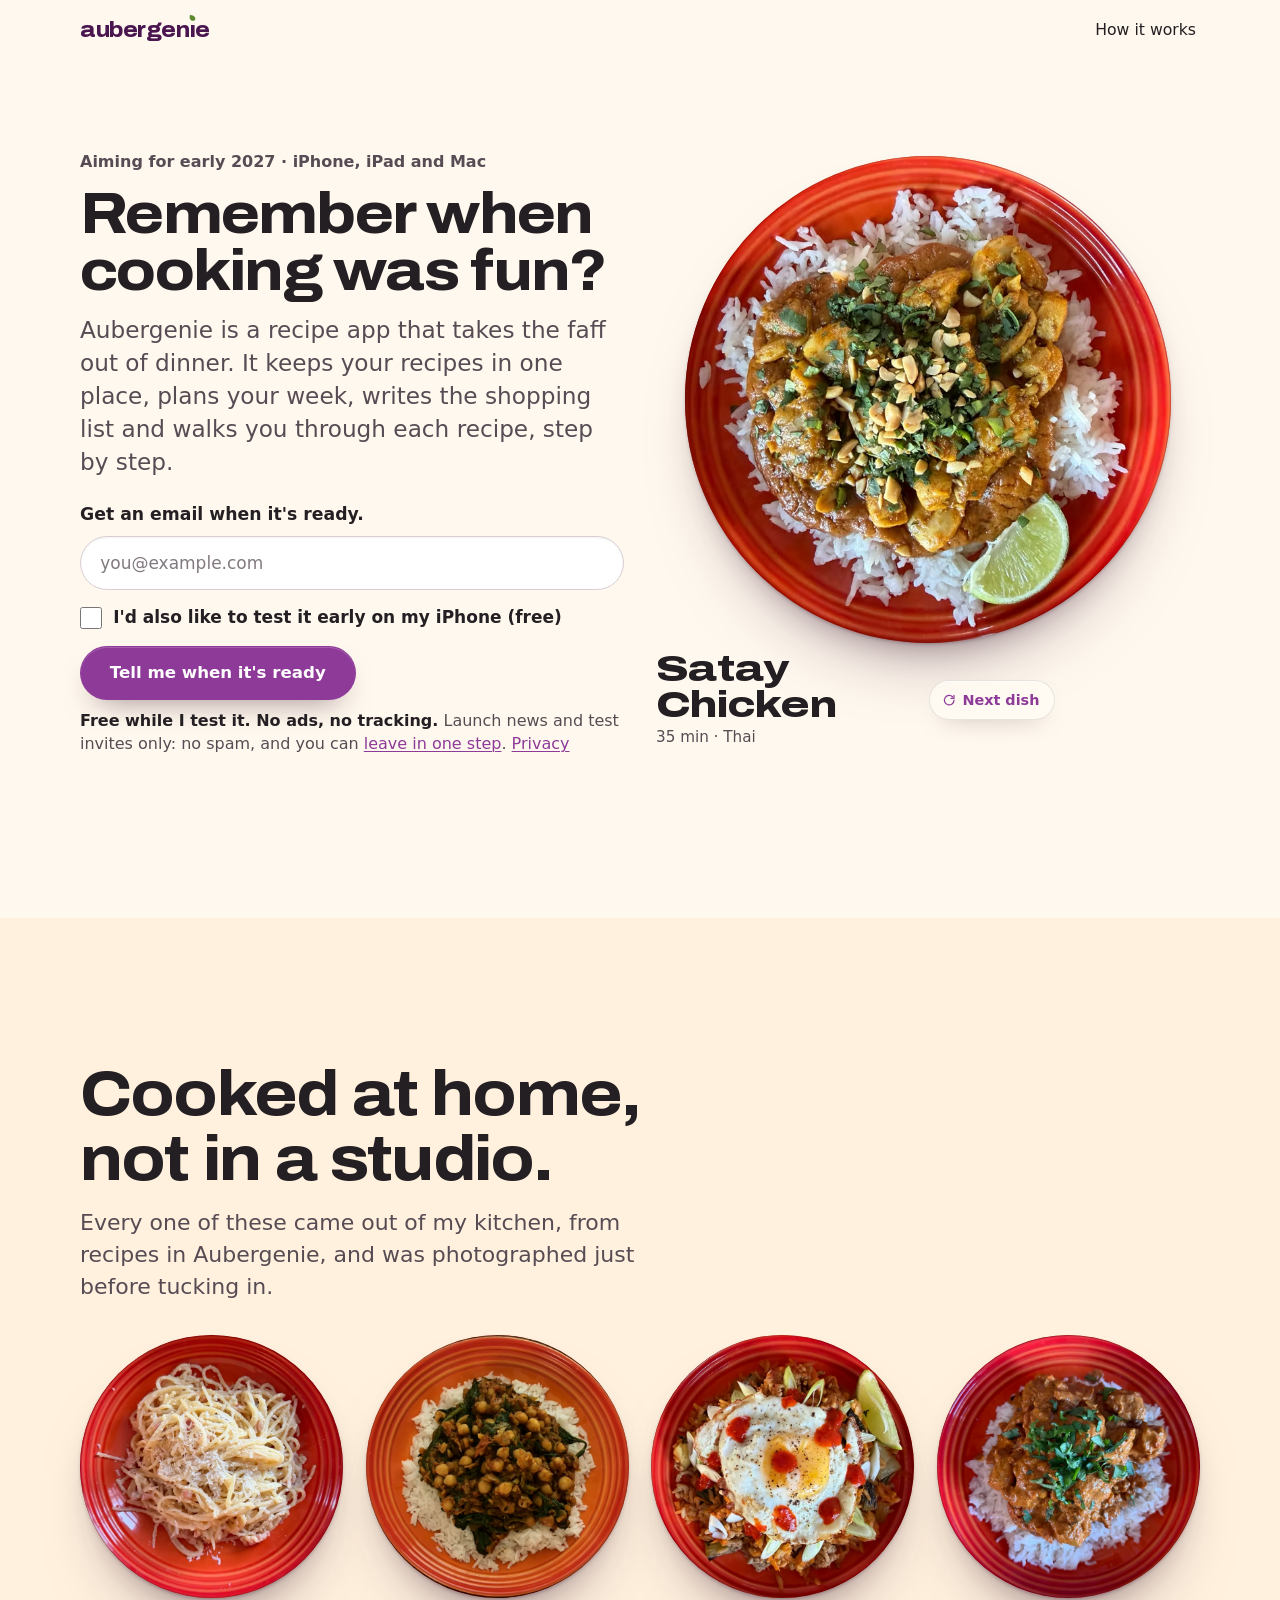
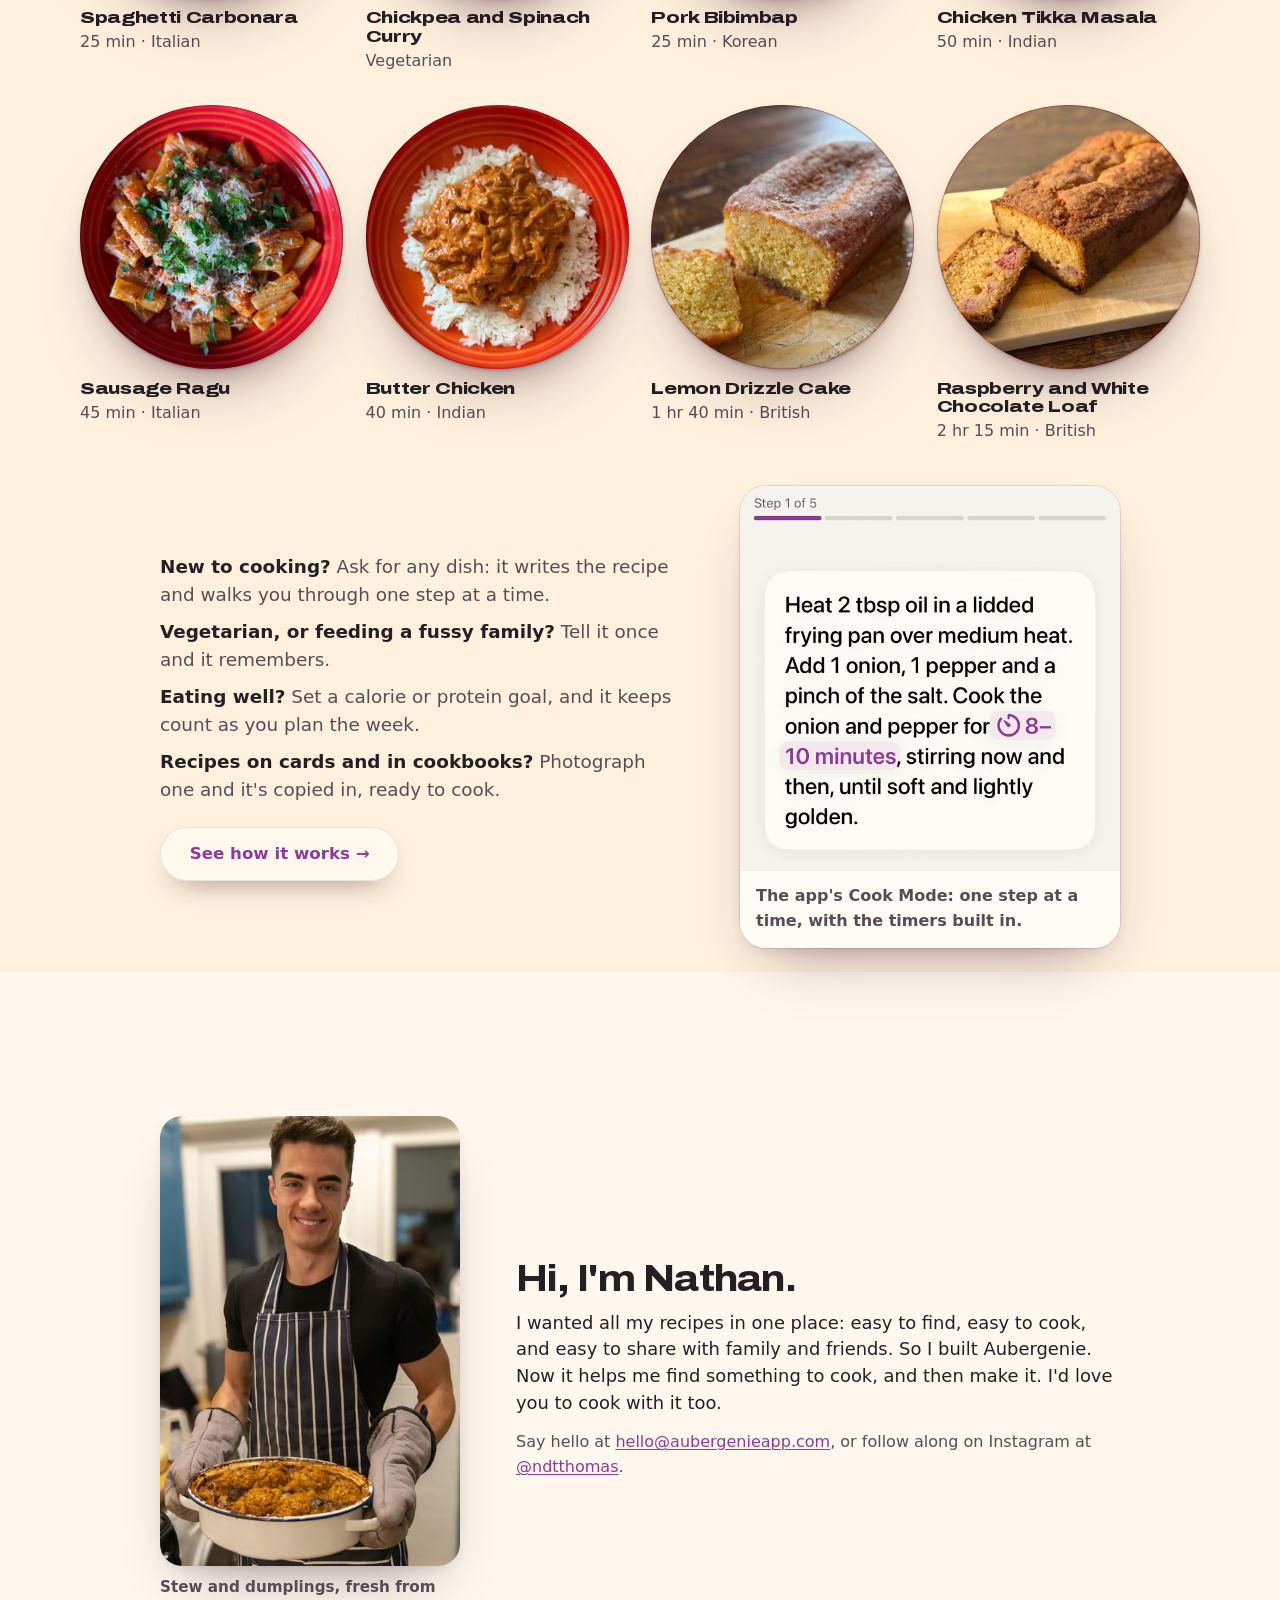
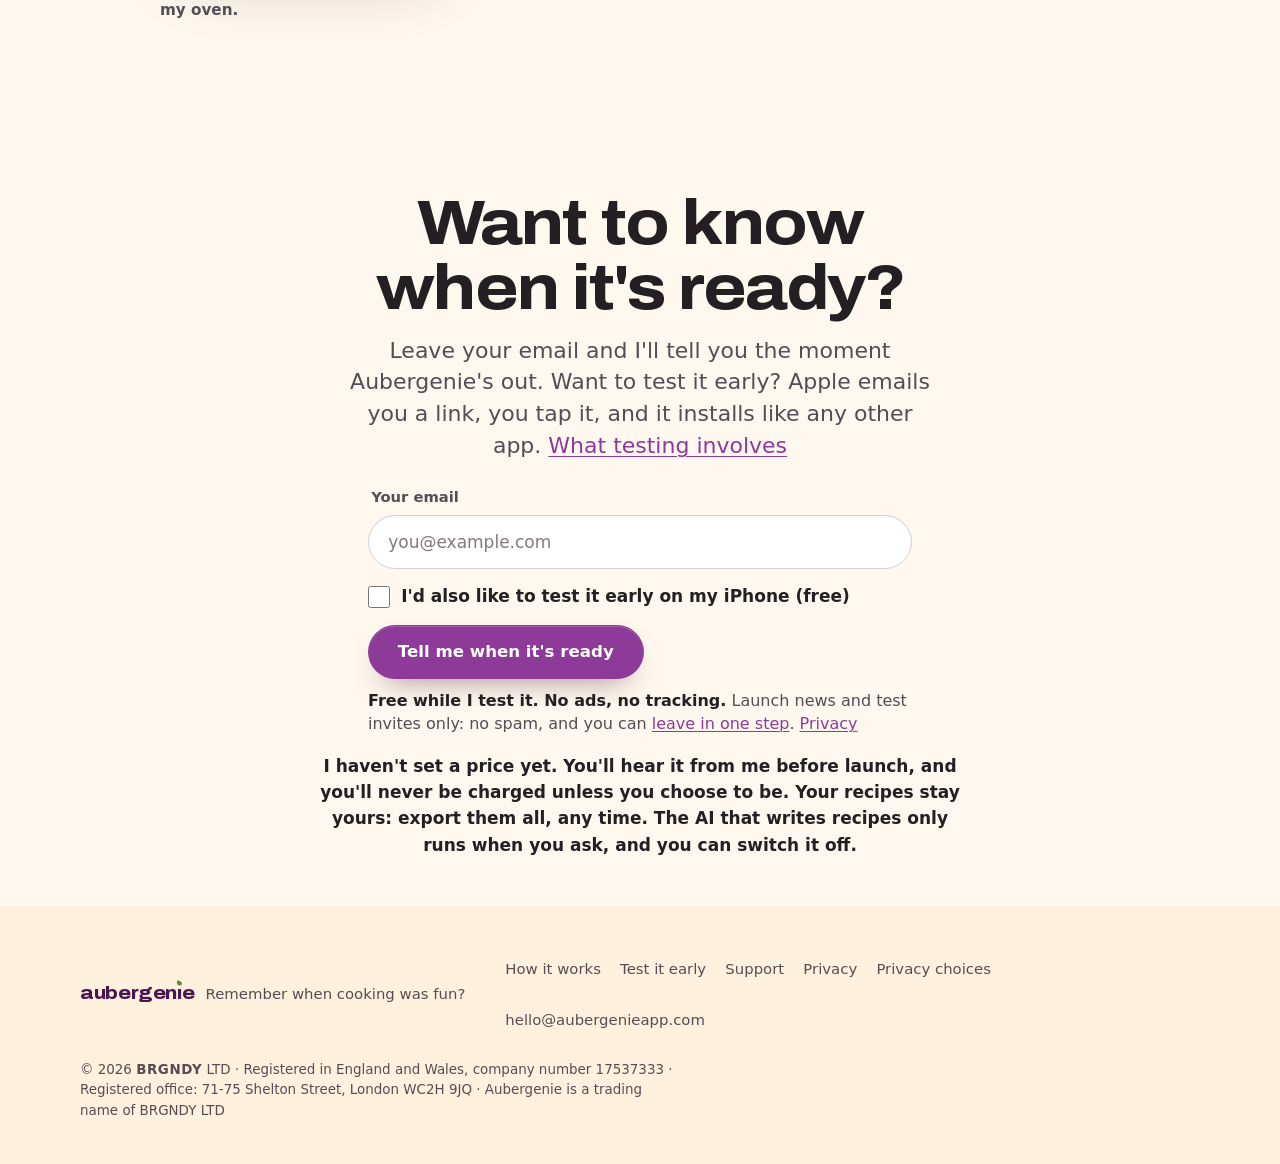
<file: index.html>
<!DOCTYPE html>
<html lang="en-GB">
<head>
<meta charset="utf-8">
<meta name="viewport" content="width=device-width, initial-scale=1, viewport-fit=cover">
<title>Aubergenie — Remember when cooking was fun?</title>
<meta name="description" content="Aubergenie is a recipe app that takes the faff out of dinner. It keeps your recipes in one place, plans your week, writes the shopping list and walks you through each recipe. Aiming for early 2027 on iPhone, iPad and Mac.">
<link rel="canonical" href="https://aubergenieapp.com/">

<meta name="referrer" content="no-referrer">
<meta name="color-scheme" content="light dark">
<meta name="theme-color" content="#FFF8EE" media="(prefers-color-scheme: light)">
<meta name="theme-color" content="#16101A" media="(prefers-color-scheme: dark)">
<meta property="og:type" content="website">
<meta property="og:site_name" content="Aubergenie">
<meta property="og:title" content="Remember when cooking was fun?">
<meta property="og:description" content="A recipe app that takes the faff out of dinner. Aiming for early 2027 on iPhone, iPad and Mac: leave your email to hear when it's ready.">
<meta property="og:url" content="https://aubergenieapp.com/">
<meta property="og:image" content="https://aubergenieapp.com/static/images/og.jpg?v=3">
<meta property="og:image:width" content="1200">
<meta property="og:image:height" content="630">
<meta property="og:image:alt" content="Aubergenie: Remember when cooking was fun? Coming soon to iPhone.">
<meta property="og:locale" content="en_GB">
<meta name="twitter:card" content="summary_large_image">
<link rel="icon" href="/static/icons/icon-32.png?v=845df502" sizes="32x32" type="image/png">
<link rel="icon" href="/static/icons/icon-192.png?v=845df502" sizes="192x192" type="image/png">
<link rel="apple-touch-icon" href="/static/icons/icon-180.png">
<link rel="manifest" href="/site.webmanifest">
<link rel="preload" href="/static/fonts/archivo-variable-latin.woff2" as="font" type="font/woff2" crossorigin>
<link rel="stylesheet" href="/static/css/site.css?v=f1d834fdd0">
<link rel="stylesheet" href="/static/css/launch.css?v=42">
<script>(function(d){d.classList.add('js');try{d.classList.add(matchMedia('(prefers-reduced-motion: reduce)').matches?'still':'motion')}catch(e){d.classList.add('still')}setTimeout(function(){if(!d.classList.contains('js-ready')){d.classList.remove('motion');d.classList.add('still')}},4000)})(document.documentElement)</script>
</head>
<body class="page-home page-launch page-index">
<a class="skip" href="#main">Skip to content</a>
<header class="site-header" data-header>
  <div class="wrap">
    <a class="brand" href="/" aria-label="Aubergenie home">
      <span class="wordmark" aria-hidden="true">aubergen<span class="wm-i">ı<svg viewBox="0 0 100 100"><path d="M50 2C78 20 92 48 84 78 78 96 56 100 40 90 14 74 10 36 50 2Z"/></svg></span>e</span>
    </a>
    <nav class="site-nav" aria-label="Site">
      <a href="/how-it-works/">How it works</a>
      <a class="btn btn-small btn-fill header-cta" href="#join" data-header-cta>Tell me when it's ready</a>
    </nav>
  </div>
</header>

<main id="main">
<section class="hero" id="top" data-hero>
  <div class="wrap hero-grid">
    <div class="hero-copy">
      <p class="hero-eyebrow">Aiming for early 2027 · iPhone, iPad and Mac</p>
      <h1>Remember when cooking was fun?</h1>
      <p class="lede">Aubergenie is a recipe app that takes the faff out of dinner. It keeps your recipes in one place, plans your week, writes the shopping list and walks you through each recipe, step by step.</p>

      <form class="signup" action="mailto:hello@aubergenieapp.com" method="post" data-signup>
        <input type="hidden" name="source" value="home-top">
        <p class="hp" aria-hidden="true"><label>Leave this empty <input type="text" name="company" tabindex="-1" autocomplete="off"></label></p>
        <label class="signup-label signup-prompt" for="top-email">Get an email when it's ready.</label>
        <div class="signup-row">
          <input class="signup-email" id="top-email" type="email" name="email" autocomplete="email" autocapitalize="off" spellcheck="false" placeholder="you@example.com" required>
        </div>
        <label class="signup-check">
          <input type="checkbox" name="tester" value="yes">
          <span>I'd also like to test it early on my iPhone (free)</span>
        </label>
<p class="signup-hint">Testing needs an iPhone 11, SE (2nd generation) or newer, on iOS 26.4 or later. Check yours in Settings › General › About.</p>
        <div class="signup-submit"><button class="btn btn-primary btn-fill" type="submit" data-hero-cta>Tell me when it's ready</button></div>
        <p class="signup-note"><strong>Free while I test it. No ads, no tracking.</strong> Launch news and test invites only: no spam, and you can <a href="/privacy/choices/#email-list">leave in one step</a>. <a href="/privacy/#email-list">Privacy</a></p>
        <p class="signup-status" data-signup-status role="status" aria-live="polite"></p>
      </form>
    </div>

    <div class="hero-stage">
      <figure class="plate plate-hero" data-hero-plate>
        <picture>
          <source data-plate-avif type="image/avif" srcset="/static/images/plate-satay-720.avif 720w, /static/images/plate-satay-1440.avif 1440w" sizes="(min-width: 900px) min(46vw, 700px), (min-width: 600px) 60vw, min(78vw, 320px)">
          <img data-plate-img src="/static/images/plate-satay-720.jpg"
               srcset="/static/images/plate-satay-720.jpg 720w, /static/images/plate-satay-1440.jpg 1440w"
               sizes="(min-width: 900px) min(46vw, 700px), (min-width: 600px) 60vw, min(78vw, 320px)" width="1440" height="1440" fetchpriority="high" decoding="sync"
               alt="Satay chicken on jasmine rice with chopped peanuts, coriander and a lime wedge, on a red plate.">
        </picture>
      </figure>
      <div class="float hero-float" aria-hidden="true">
        <picture>
          <source srcset="/static/icons/icon-dark-128.png?v=845df502 128w, /static/icons/icon-dark-256.png?v=845df502 256w" media="(prefers-color-scheme: dark)" sizes="(min-width: 900px) 88px, 56px">
          <img class="float-icon" src="/static/icons/icon-128.png?v=845df502" srcset="/static/icons/icon-128.png?v=845df502 128w, /static/icons/icon-256.png?v=845df502 256w" sizes="(min-width: 900px) 88px, 56px" width="56" height="56" decoding="async" alt="">
        </picture>
        <i class="float-shadow"></i>
      </div>
      <div class="hero-caption" aria-live="polite" aria-atomic="true">
        <p class="dish" data-plate-title>Satay Chicken</p>
        <p class="facts" data-plate-facts>35 min · Thai</p>
      </div>
      <button class="btn btn-small btn-next" type="button" data-next-dish hidden>
        <svg viewBox="0 0 24 24" aria-hidden="true"><path d="M20 12a8 8 0 1 1-2.3-5.7"/><path d="M20 4v5h-5"/></svg>Next dish
      </button>
    </div>
  </div>
  <script type="application/json" data-dishes>[{"stem": "satay", "title": "Satay Chicken", "facts": "35 min \u00b7 Thai", "alt": "Satay chicken on jasmine rice with chopped peanuts, coriander and a lime wedge, on a red plate."}, {"stem": "chicken-tikka-masala", "title": "Chicken Tikka Masala", "facts": "50 min \u00b7 Indian", "alt": "Chicken tikka masala on rice with coriander, on a red plate."}, {"stem": "spaghetti-carbonara", "title": "Spaghetti Carbonara", "facts": "25 min \u00b7 Italian", "alt": "Spaghetti carbonara with grated cheese, on a red plate."}, {"stem": "bibimbap", "title": "Pork Bibimbap", "facts": "25 min \u00b7 Korean", "alt": "A Korean rice bowl with pork, vegetables and a fried egg with chilli sauce, on a red plate."}, {"stem": "butter-chicken", "title": "Butter Chicken", "facts": "40 min \u00b7 Indian", "alt": "Butter chicken on basmati rice, on a red plate."}, {"stem": "ragu", "title": "Sausage Ragu", "facts": "45 min \u00b7 Italian", "alt": "Rigatoni in a sausage ragu with parsley and grated Parmesan, on a red plate."}, {"stem": "lemon-drizzle-cake", "title": "Lemon Drizzle Cake", "facts": "1 hr 40 min \u00b7 British", "alt": "A lemon drizzle loaf with a slice cut, on a wooden board."}]</script>
</section>

<section class="scene scene-plates band" id="plates" data-reveal>
  <div class="wrap">
    <header class="scene-head">
      <h2>Cooked at home, not in a studio.</h2>
      <p class="scene-lede">Every one of these came out of my kitchen, from recipes in Aubergenie, and was photographed just before tucking in.</p>
    </header>
    <ul class="gallery reveal" tabindex="0" aria-label="Dishes cooked from recipes in Aubergenie">
<li class="plate plate-small"><picture><source type="image/avif" srcset="/static/images/plate-spaghetti-carbonara-720.avif"><img src="/static/images/plate-spaghetti-carbonara-720.jpg" width="720" height="720" loading="lazy" decoding="async" alt="Spaghetti carbonara with grated cheese, on a red plate."></picture><p class="plate-name"><span class="dish">Spaghetti Carbonara</span><span class="facts">25 min · Italian</span></p></li>
<li class="plate plate-small"><picture><source type="image/avif" srcset="/static/images/plate-chickpea-spinach-curry-720.avif"><img src="/static/images/plate-chickpea-spinach-curry-720.jpg" width="720" height="720" loading="lazy" decoding="async" alt="Chickpea and spinach curry on white rice, on a red plate."></picture><p class="plate-name"><span class="dish">Chickpea and Spinach Curry</span><span class="facts">Vegetarian</span></p></li>
<li class="plate plate-small"><picture><source type="image/avif" srcset="/static/images/plate-bibimbap-720.avif"><img src="/static/images/plate-bibimbap-720.jpg" width="720" height="720" loading="lazy" decoding="async" alt="A Korean rice bowl with pork, vegetables and a fried egg with chilli sauce, on a red plate."></picture><p class="plate-name"><span class="dish">Pork Bibimbap</span><span class="facts">25 min · Korean</span></p></li>
<li class="plate plate-small"><picture><source type="image/avif" srcset="/static/images/plate-chicken-tikka-masala-720.avif"><img src="/static/images/plate-chicken-tikka-masala-720.jpg" width="720" height="720" loading="lazy" decoding="async" alt="Chicken tikka masala on rice with coriander, on a red plate."></picture><p class="plate-name"><span class="dish">Chicken Tikka Masala</span><span class="facts">50 min · Indian</span></p></li>
<li class="plate plate-small"><picture><source type="image/avif" srcset="/static/images/plate-ragu-720.avif"><img src="/static/images/plate-ragu-720.jpg" width="720" height="720" loading="lazy" decoding="async" alt="Rigatoni in a sausage ragu with parsley and grated Parmesan, on a red plate."></picture><p class="plate-name"><span class="dish">Sausage Ragu</span><span class="facts">45 min · Italian</span></p></li>
<li class="plate plate-small"><picture><source type="image/avif" srcset="/static/images/plate-butter-chicken-720.avif"><img src="/static/images/plate-butter-chicken-720.jpg" width="720" height="720" loading="lazy" decoding="async" alt="Butter chicken on basmati rice, on a red plate."></picture><p class="plate-name"><span class="dish">Butter Chicken</span><span class="facts">40 min · Indian</span></p></li>
<li class="plate plate-small"><picture><source type="image/avif" srcset="/static/images/plate-lemon-drizzle-cake-720.avif"><img src="/static/images/plate-lemon-drizzle-cake-720.jpg" width="720" height="720" loading="lazy" decoding="async" alt="A lemon drizzle loaf with a slice cut, on a wooden board."></picture><p class="plate-name"><span class="dish">Lemon Drizzle Cake</span><span class="facts">1 hr 40 min · British</span></p></li>
<li class="plate plate-small"><picture><source type="image/avif" srcset="/static/images/plate-raspberry-white-chocolate-loaf-720.avif"><img src="/static/images/plate-raspberry-white-chocolate-loaf-720.jpg" width="720" height="720" loading="lazy" decoding="async" alt="A raspberry and white chocolate loaf with a slice cut, on a wooden board."></picture><p class="plate-name"><span class="dish">Raspberry and White Chocolate Loaf</span><span class="facts">2 hr 15 min · British</span></p></li>
    </ul>
    <p class="gallery-hint" aria-hidden="true">Swipe for more</p>
    <div class="peek">
    <ul class="plates-for">
      <li><strong>New to cooking?</strong> Ask for any dish: it writes the recipe and walks you through one step at a time.</li>
      <li><strong>Vegetarian, or feeding a fussy family?</strong> Tell it once and it remembers.</li>
      <li><strong>Eating well?</strong> Set a calorie or protein goal, and it keeps count as you plan the week.</li>
      <li><strong>Recipes on cards and in cookbooks?</strong> Photograph one and it's copied in, ready to cook.</li>
    </ul>
    <figure class="shot-detail peek-shot">
      <picture>
        <source media="(prefers-color-scheme: dark)" type="image/avif" srcset="/static/images/peek-cook-dark-640.avif 640w, /static/images/peek-cook-dark-1280.avif 1280w" sizes="(min-width: 760px) 380px, min(100vw - 40px, 420px)">
        <source media="(prefers-color-scheme: dark)" srcset="/static/images/peek-cook-dark-640.jpg 640w, /static/images/peek-cook-dark-1280.jpg 1280w" sizes="(min-width: 760px) 380px, min(100vw - 40px, 420px)">
        <source type="image/avif" srcset="/static/images/peek-cook-640.avif 640w, /static/images/peek-cook-1280.avif 1280w" sizes="(min-width: 760px) 380px, min(100vw - 40px, 420px)">
        <img src="/static/images/peek-cook-640.jpg" srcset="/static/images/peek-cook-640.jpg 640w, /static/images/peek-cook-1280.jpg 1280w" sizes="(min-width: 760px) 380px, min(100vw - 40px, 420px)" width="640" height="650" loading="lazy" decoding="async"
             alt="Aubergenie's Cook Mode, step 1 of 5, in large text: heat 2 tbsp oil, add 1 onion, 1 pepper and a pinch of salt, and cook for 8 to 10 minutes, with the time shown as a timer you can tap.">
      </picture>
      <figcaption>The app's Cook Mode: one step at a time, with the timers built in.</figcaption>
    </figure>
    <p class="plates-more"><a class="btn btn-primary" href="/how-it-works/">See how it works &rarr;</a></p>
    </div>
  </div>
</section>

<section class="scene scene-meet" id="meet" data-reveal>
  <div class="wrap meet-grid reveal">
    <figure class="founder-photo">
      <picture>
        <source type="image/avif" srcset="/static/images/nathan-stew-400.avif 400w, /static/images/nathan-stew-724.avif 724w" sizes="(min-width: 900px) 260px, 220px">
        <img src="/static/images/nathan-stew-400.jpg" srcset="/static/images/nathan-stew-400.jpg 400w, /static/images/nathan-stew-724.jpg 724w" sizes="(min-width: 900px) 260px, 220px" width="400" height="600" loading="lazy" decoding="async"
             alt="Nathan in his kitchen, wearing a striped apron and oven gloves, holding a dish of stew and dumplings fresh from the oven.">
      </picture>
      <figcaption>Stew and dumplings, fresh from my oven.</figcaption>
    </figure>
    <div class="founder-note">
      <p class="founder-hi">Hi, I'm Nathan.</p>
      <p class="founder">I wanted all my recipes in one place: easy to find, easy to cook, and easy to share with family and friends. So I built Aubergenie. Now it helps me find something to cook, and then make it. I'd love you to cook with it too.</p>
      <p class="founder-contact">Say hello at <a href="mailto:hello@aubergenieapp.com">hello@aubergenieapp.com</a>, or follow along on Instagram at <a href="https://www.instagram.com/ndtthomas/" rel="me">@ndtthomas</a>.</p>
    </div>
  </div>
</section>

<section class="scene scene-invite scene-join" id="join" data-reveal>
  <div class="wrap invite-grid reveal">
    <h2>Want to know when it's ready?</h2>
    <p class="scene-lede invite-lede">Leave your email and I'll tell you the moment Aubergenie's out. Want to test it early? Apple emails you a link, you tap it, and it installs like any other app. <a href="/beta/">What testing involves</a></p>

      <form class="signup signup-centre" action="mailto:hello@aubergenieapp.com" method="post" data-signup>
        <input type="hidden" name="source" value="home-join">
        <p class="hp" aria-hidden="true"><label>Leave this empty <input type="text" name="company" tabindex="-1" autocomplete="off"></label></p>
        <label class="signup-label" for="join-email">Your email</label>
        <div class="signup-row">
          <input class="signup-email" id="join-email" type="email" name="email" autocomplete="email" autocapitalize="off" spellcheck="false" placeholder="you@example.com" required>
        </div>
        <label class="signup-check">
          <input type="checkbox" name="tester" value="yes">
          <span>I'd also like to test it early on my iPhone (free)</span>
        </label>
<p class="signup-hint">Testing needs an iPhone 11, SE (2nd generation) or newer, on iOS 26.4 or later. Check yours in Settings › General › About.</p>
        <div class="signup-submit"><button class="btn btn-primary btn-fill" type="submit">Tell me when it's ready</button></div>
        <p class="signup-note"><strong>Free while I test it. No ads, no tracking.</strong> Launch news and test invites only: no spam, and you can <a href="/privacy/choices/#email-list">leave in one step</a>. <a href="/privacy/#email-list">Privacy</a></p>
        <p class="signup-status" data-signup-status role="status" aria-live="polite"></p>
      </form>

    <p class="invite-trust">I haven't set a price yet. You'll hear it from me before launch, and you'll never be charged unless you choose to be. Your recipes stay yours: export them all, any time. The AI that writes recipes only runs when you ask, and you can switch it off.</p>
  </div>
</section>

</main>

<footer class="site-footer">
  <div class="wrap">
    <div class="footer-brand">
      <span class="wordmark wordmark-small" aria-hidden="true">aubergen<span class="wm-i">ı<svg viewBox="0 0 100 100"><path d="M50 2C78 20 92 48 84 78 78 96 56 100 40 90 14 74 10 36 50 2Z"/></svg></span>e</span><span class="sr-only">Aubergenie</span>
      <span class="footer-tag">Remember when cooking was fun?</span>
    </div>
    <nav class="footer-nav" aria-label="Legal and support">
      <a href="/how-it-works/">How it works</a>
      <a href="/beta/">Test it early</a>
      <a href="/support/">Support</a>
      <a href="/privacy/">Privacy</a>
      <a href="/privacy/choices/">Privacy choices</a>
      <a href="mailto:hello@aubergenieapp.com">hello@aubergenieapp.com</a>
    </nav>
    <p class="footer-legal">© 2026 <span class="brgndy">BRGNDY</span> LTD · Registered in England and Wales, company number 17537333 · Registered office: 71-75 Shelton Street, London WC2H 9JQ · Aubergenie is a trading name of BRGNDY LTD</p>
  </div>
</footer>
<script src="/static/js/site.js?v=5" defer></script>
<script src="/static/js/signup.js?v=11" defer></script>
</body>
</html>
</file>
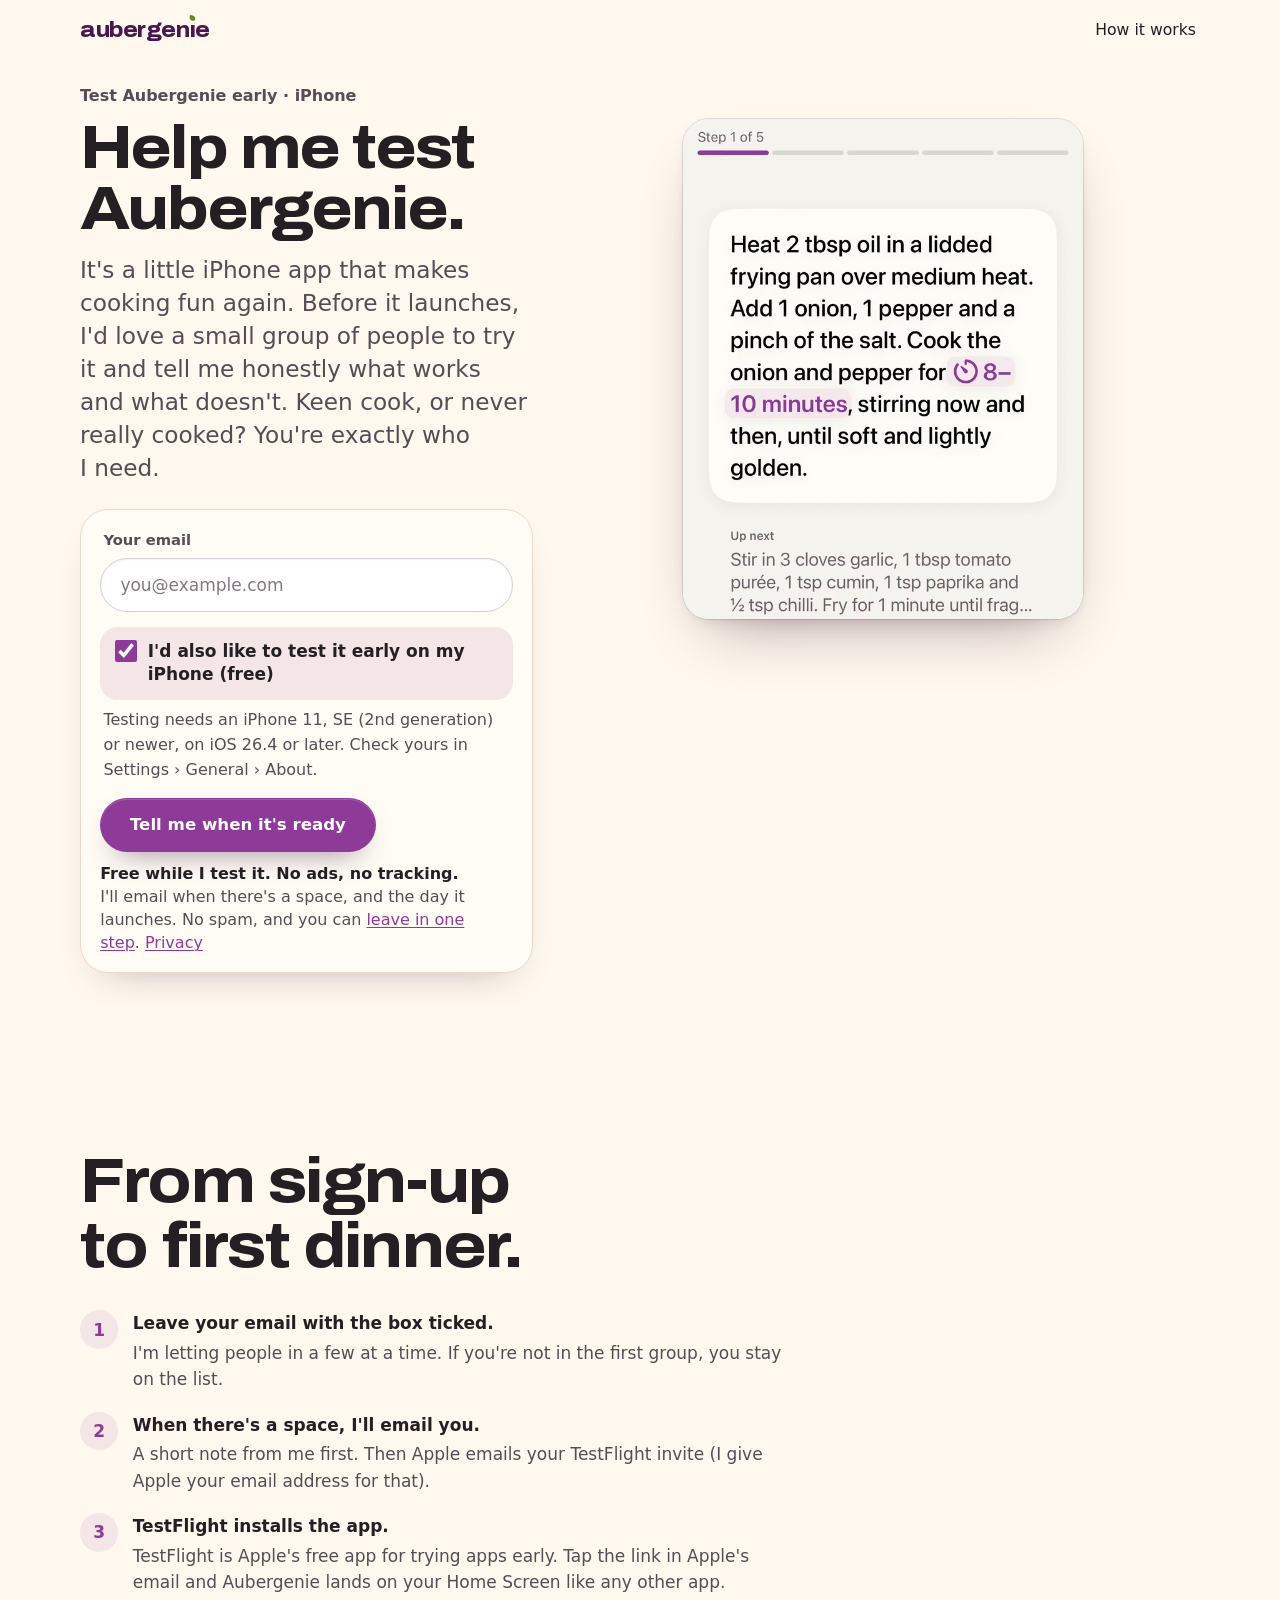
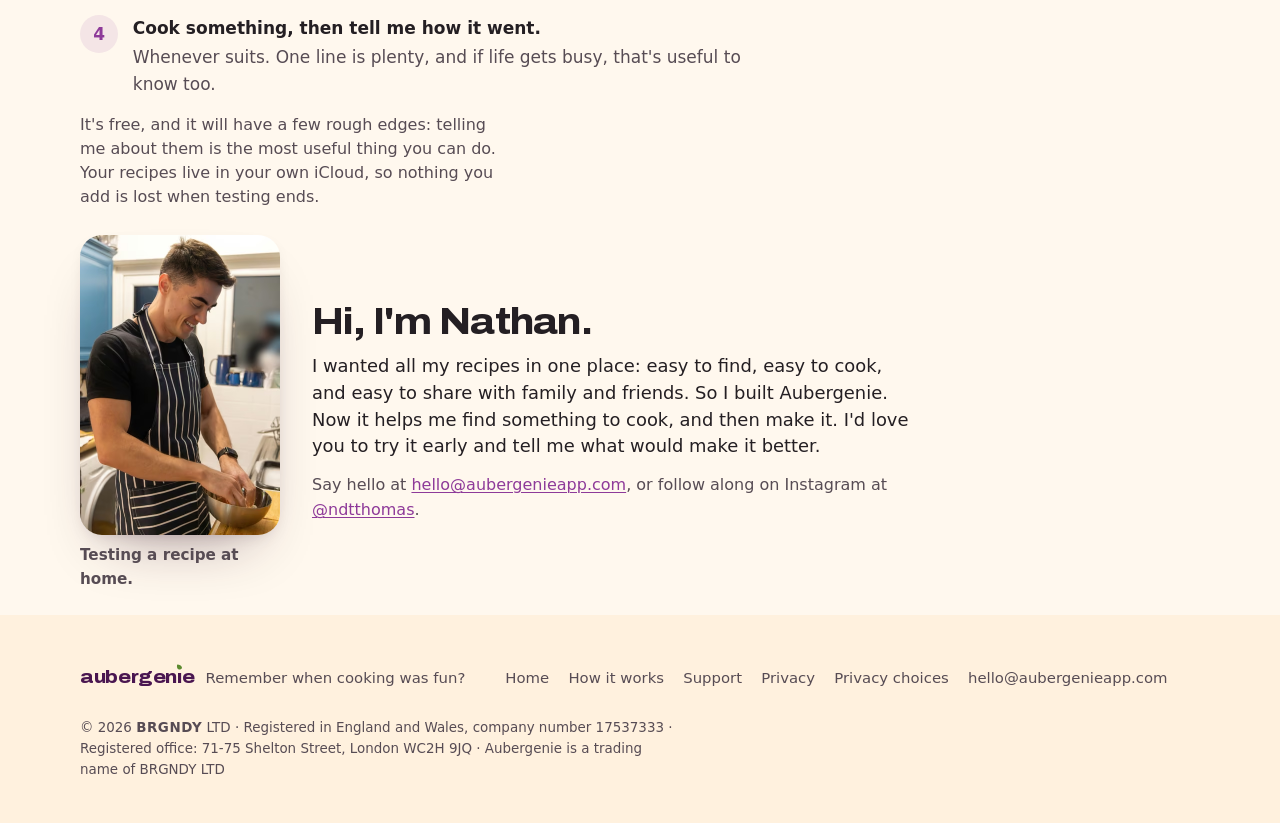
<file: beta/index.html>
<!DOCTYPE html>
<html lang="en-GB">
<head>
<meta charset="utf-8">
<meta name="viewport" content="width=device-width, initial-scale=1, viewport-fit=cover">
<title>Help me test Aubergenie early</title>
<meta name="description" content="I'm looking for a small group of home cooks to try Aubergenie, a little iPhone app that makes cooking fun again, before it launches. Free, through TestFlight.">
<link rel="canonical" href="https://aubergenieapp.com/beta/">

<meta name="referrer" content="no-referrer">
<meta name="color-scheme" content="light dark">
<meta name="theme-color" content="#FFF8EE" media="(prefers-color-scheme: light)">
<meta name="theme-color" content="#16101A" media="(prefers-color-scheme: dark)">
<meta property="og:type" content="website">
<meta property="og:site_name" content="Aubergenie">
<meta property="og:title" content="Help me test Aubergenie">
<meta property="og:description" content="A little iPhone app that makes cooking fun again. Try it before it launches and tell me what you think.">
<meta property="og:url" content="https://aubergenieapp.com/beta/">
<meta property="og:image" content="https://aubergenieapp.com/static/images/og.jpg?v=3">
<meta property="og:image:width" content="1200">
<meta property="og:image:height" content="630">
<meta property="og:image:alt" content="Aubergenie: Remember when cooking was fun? Coming soon to iPhone.">
<meta property="og:locale" content="en_GB">
<meta name="twitter:card" content="summary_large_image">
<link rel="icon" href="/static/icons/icon-32.png?v=845df502" sizes="32x32" type="image/png">
<link rel="icon" href="/static/icons/icon-192.png?v=845df502" sizes="192x192" type="image/png">
<link rel="apple-touch-icon" href="/static/icons/icon-180.png">
<link rel="manifest" href="/site.webmanifest">
<link rel="preload" href="/static/fonts/archivo-variable-latin.woff2" as="font" type="font/woff2" crossorigin>
<link rel="stylesheet" href="/static/css/site.css?v=f1d834fdd0">
<link rel="stylesheet" href="/static/css/launch.css?v=42">
<script>(function(d){d.classList.add('js');try{d.classList.add(matchMedia('(prefers-reduced-motion: reduce)').matches?'still':'motion')}catch(e){d.classList.add('still')}setTimeout(function(){if(!d.classList.contains('js-ready')){d.classList.remove('motion');d.classList.add('still')}},4000)})(document.documentElement)</script>
</head>
<body class="page-home page-launch page-beta">
<a class="skip" href="#main">Skip to content</a>
<header class="site-header" data-header>
  <div class="wrap">
    <a class="brand" href="/" aria-label="Aubergenie home">
      <span class="wordmark" aria-hidden="true">aubergen<span class="wm-i">ı<svg viewBox="0 0 100 100"><path d="M50 2C78 20 92 48 84 78 78 96 56 100 40 90 14 74 10 36 50 2Z"/></svg></span>e</span>
    </a>
    <nav class="site-nav" aria-label="Site">
      <a href="/how-it-works/">How it works</a>
      <a class="btn btn-small btn-fill header-cta" href="#top" data-header-cta>Tell me when it's ready</a>
    </nav>
  </div>
</header>

<main id="main">
<section class="hero" id="top">
  <div class="wrap hero-grid">
    <div class="hero-copy">
      <p class="hero-eyebrow">Test Aubergenie early · iPhone</p>
      <h1>Help me test Aubergenie.</h1>
      <p class="lede">It's a little iPhone app that makes cooking fun again. Before it launches, I'd love a small group of people to try it and tell me honestly what works and what doesn't. Keen cook, or never really cooked? You're exactly who I need.</p>

      <form class="signup signup-feature" action="mailto:hello@aubergenieapp.com" method="post" data-signup>
        <input type="hidden" name="source" value="beta-page">
        <p class="hp" aria-hidden="true"><label>Leave this empty <input type="text" name="company" tabindex="-1" autocomplete="off"></label></p>
        <label class="signup-label" for="beta-email">Your email</label>
        <div class="signup-row">
          <input class="signup-email" id="beta-email" type="email" name="email" autocomplete="email" autocapitalize="off" spellcheck="false" placeholder="you@example.com" required>
        </div>
        <label class="signup-check">
          <input type="checkbox" name="tester" value="yes" checked>
          <span>I'd also like to test it early on my iPhone (free)</span>
        </label>
<p class="signup-hint">Testing needs an iPhone 11, SE (2nd generation) or newer, on iOS 26.4 or later. Check yours in Settings › General › About.</p>
        <div class="signup-submit"><button class="btn btn-primary btn-fill" type="submit" data-hero-cta>Tell me when it's ready</button></div>
        <p class="signup-note"><strong>Free while I test it. No ads, no tracking.</strong> I'll email when there's a space, and the day it launches. No spam, and you can <a href="/privacy/choices/#email-list">leave in one step</a>. <a href="/privacy/#email-list">Privacy</a></p>
        <p class="signup-status" data-signup-status role="status" aria-live="polite"></p>
      </form>
    </div>

    <div class="hero-stage">
      <figure class="shot-detail beta-glimpse">
          <picture>
            <source media="(prefers-color-scheme: dark)" type="image/avif" srcset="/static/images/detail-cook-dark-640.avif 640w, /static/images/detail-cook-dark-1280.avif 1280w" sizes="(min-width: 900px) 400px, min(100vw - 40px, 420px)">
            <source media="(prefers-color-scheme: dark)" srcset="/static/images/detail-cook-dark-640.jpg 640w, /static/images/detail-cook-dark-1280.jpg 1280w" sizes="(min-width: 900px) 400px, min(100vw - 40px, 420px)">
            <source type="image/avif" srcset="/static/images/detail-cook-640.avif 640w, /static/images/detail-cook-1280.avif 1280w" sizes="(min-width: 900px) 400px, min(100vw - 40px, 420px)">
            <img src="/static/images/detail-cook-640.jpg" srcset="/static/images/detail-cook-640.jpg 640w, /static/images/detail-cook-1280.jpg 1280w" sizes="(min-width: 900px) 400px, min(100vw - 40px, 420px)" width="640" height="800" fetchpriority="high" decoding="async"
                 alt="Close-up of Aubergenie's Cook Mode, step 1 of 5, in large text: heat 2 tbsp oil, add 1 onion, 1 pepper and a pinch of salt, and cook for 8 to 10 minutes, with the time shown as a timer. Up next: stir in garlic, tomato purée and spices.">
          </picture>
        </figure>
    </div>
  </div>
</section>

<section class="scene" id="how">
  <div class="wrap">
    <header class="scene-head">
      <h2>From sign-up to first dinner.</h2>
    </header>
    <ol class="how-steps">
      <li><div><strong>Leave your email with the box ticked.</strong><p>I'm letting people in a few at a time. If you're not in the first group, you stay on the list.</p></div></li>
      <li><div><strong>When there's a space, I'll email you.</strong><p>A short note from me first. Then Apple emails your TestFlight invite (I give Apple your email address for that).</p></div></li>
      <li><div><strong>TestFlight installs the app.</strong><p>TestFlight is Apple's free app for trying apps early. Tap the link in Apple's email and Aubergenie lands on your Home Screen like any other app.</p></div></li>
      <li><div><strong>Cook something, then tell me how it went.</strong><p>Whenever suits. One line is plenty, and if life gets busy, that's useful to know too.</p></div></li>
    </ol>
    <p class="quiet">It's free, and it will have a few rough edges: telling me about them is the most useful thing you can do. Your recipes live in your own iCloud, so nothing you add is lost when testing ends.</p>
    <div class="founder-row">
    <figure class="founder-photo founder-photo-side">
      <picture>
        <source type="image/avif" srcset="/static/images/nathan-cooking-400.avif 400w, /static/images/nathan-cooking-724.avif 724w" sizes="(min-width: 900px) 260px, 220px">
        <img src="/static/images/nathan-cooking-400.jpg" srcset="/static/images/nathan-cooking-400.jpg 400w, /static/images/nathan-cooking-724.jpg 724w" sizes="(min-width: 900px) 260px, 220px" width="400" height="600" loading="lazy" decoding="async"
             alt="Nathan in his kitchen in a striped apron, smiling as he mixes something in a steel bowl.">
      </picture>
      <figcaption>Testing a recipe at home.</figcaption>
    </figure>
    <div class="founder-note">
      <p class="founder-hi">Hi, I'm Nathan.</p>
      <p class="founder">I wanted all my recipes in one place: easy to find, easy to cook, and easy to share with family and friends. So I built Aubergenie. Now it helps me find something to cook, and then make it. I'd love you to try it early and tell me what would make it better.</p>
      <p class="founder-contact">Say hello at <a href="mailto:hello@aubergenieapp.com">hello@aubergenieapp.com</a>, or follow along on Instagram at <a href="https://www.instagram.com/ndtthomas/" rel="me">@ndtthomas</a>.</p>
    </div>
    </div>
  </div>
</section>

</main>

<footer class="site-footer">
  <div class="wrap">
    <div class="footer-brand">
      <span class="wordmark wordmark-small" aria-hidden="true">aubergen<span class="wm-i">ı<svg viewBox="0 0 100 100"><path d="M50 2C78 20 92 48 84 78 78 96 56 100 40 90 14 74 10 36 50 2Z"/></svg></span>e</span><span class="sr-only">Aubergenie</span>
      <span class="footer-tag">Remember when cooking was fun?</span>
    </div>
    <nav class="footer-nav" aria-label="Legal and support">
      <a href="/">Home</a>
      <a href="/how-it-works/">How it works</a>
      <a href="/support/">Support</a>
      <a href="/privacy/">Privacy</a>
      <a href="/privacy/choices/">Privacy choices</a>
      <a href="mailto:hello@aubergenieapp.com">hello@aubergenieapp.com</a>
    </nav>
    <p class="footer-legal">© 2026 <span class="brgndy">BRGNDY</span> LTD · Registered in England and Wales, company number 17537333 · Registered office: 71-75 Shelton Street, London WC2H 9JQ · Aubergenie is a trading name of BRGNDY LTD</p>
  </div>
</footer>
<script src="/static/js/site.js?v=5" defer></script>
<script src="/static/js/signup.js?v=11" defer></script>
</body>
</html>
</file>
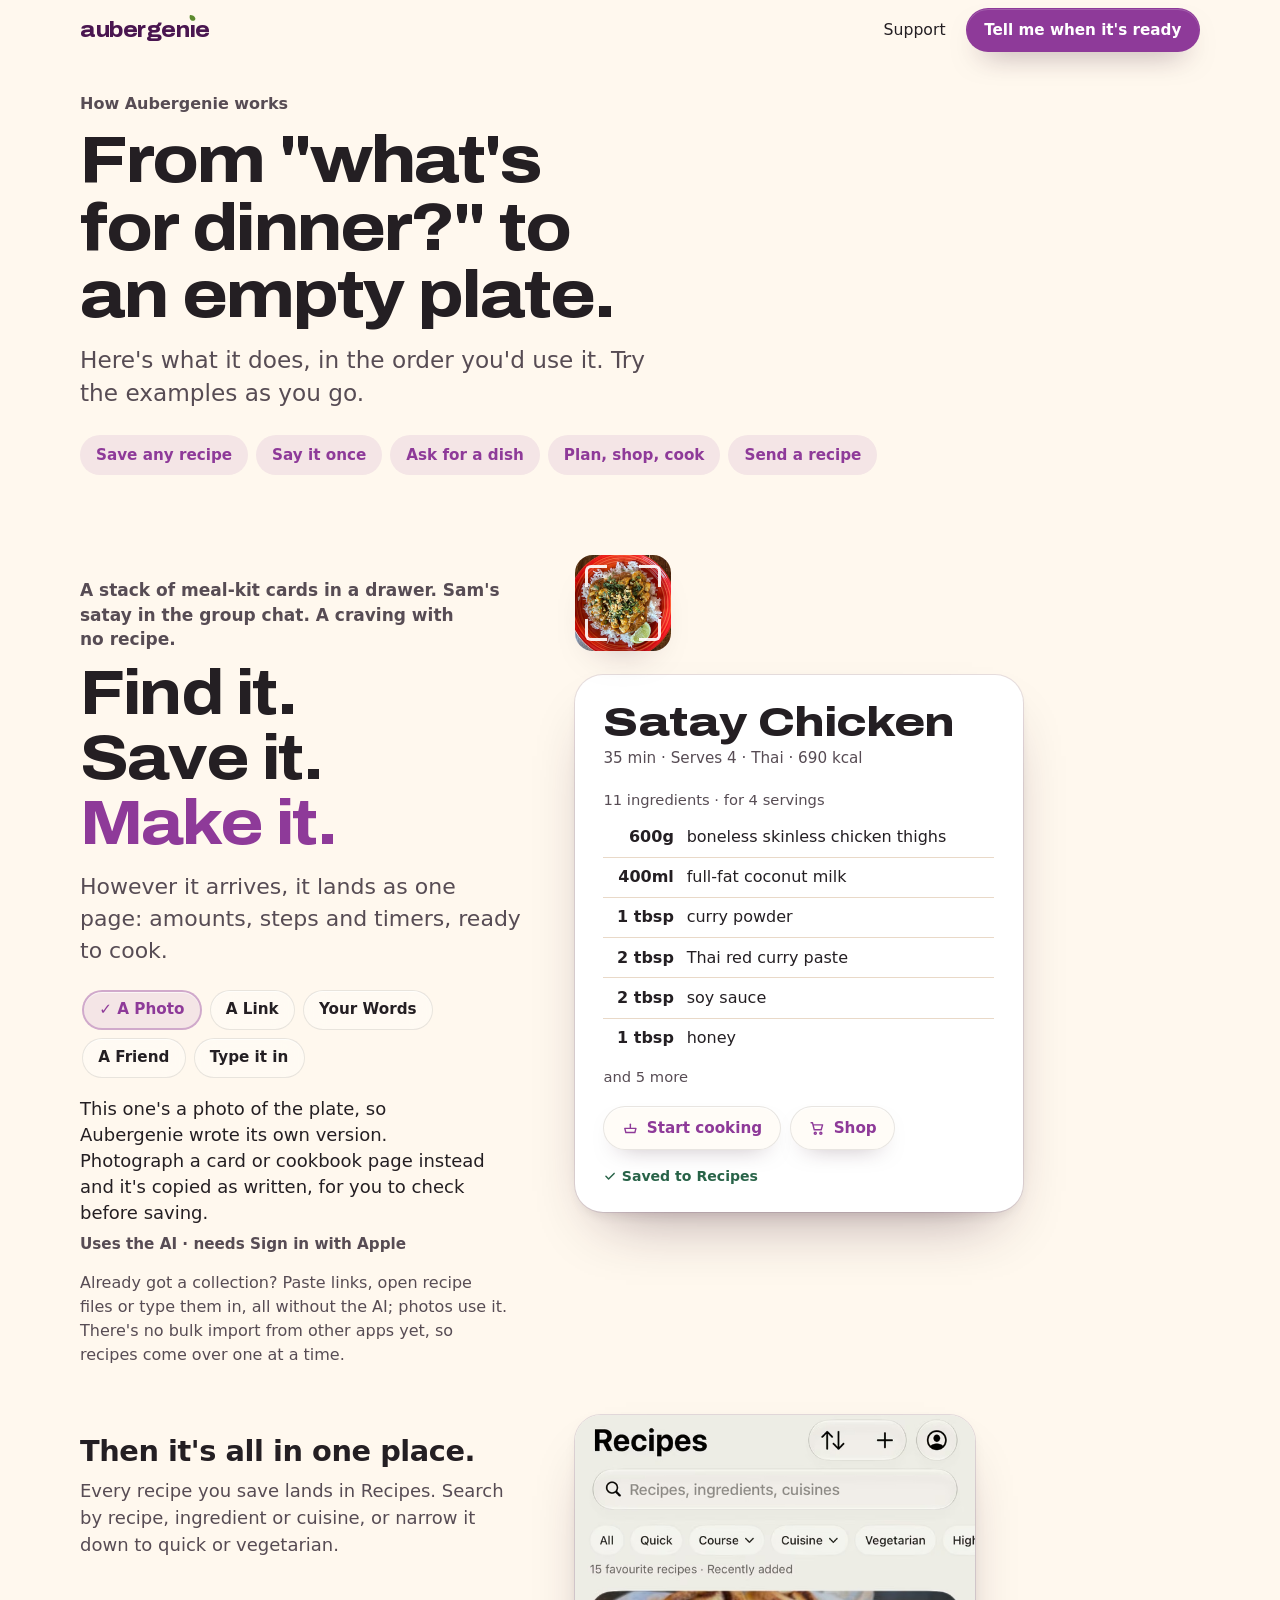
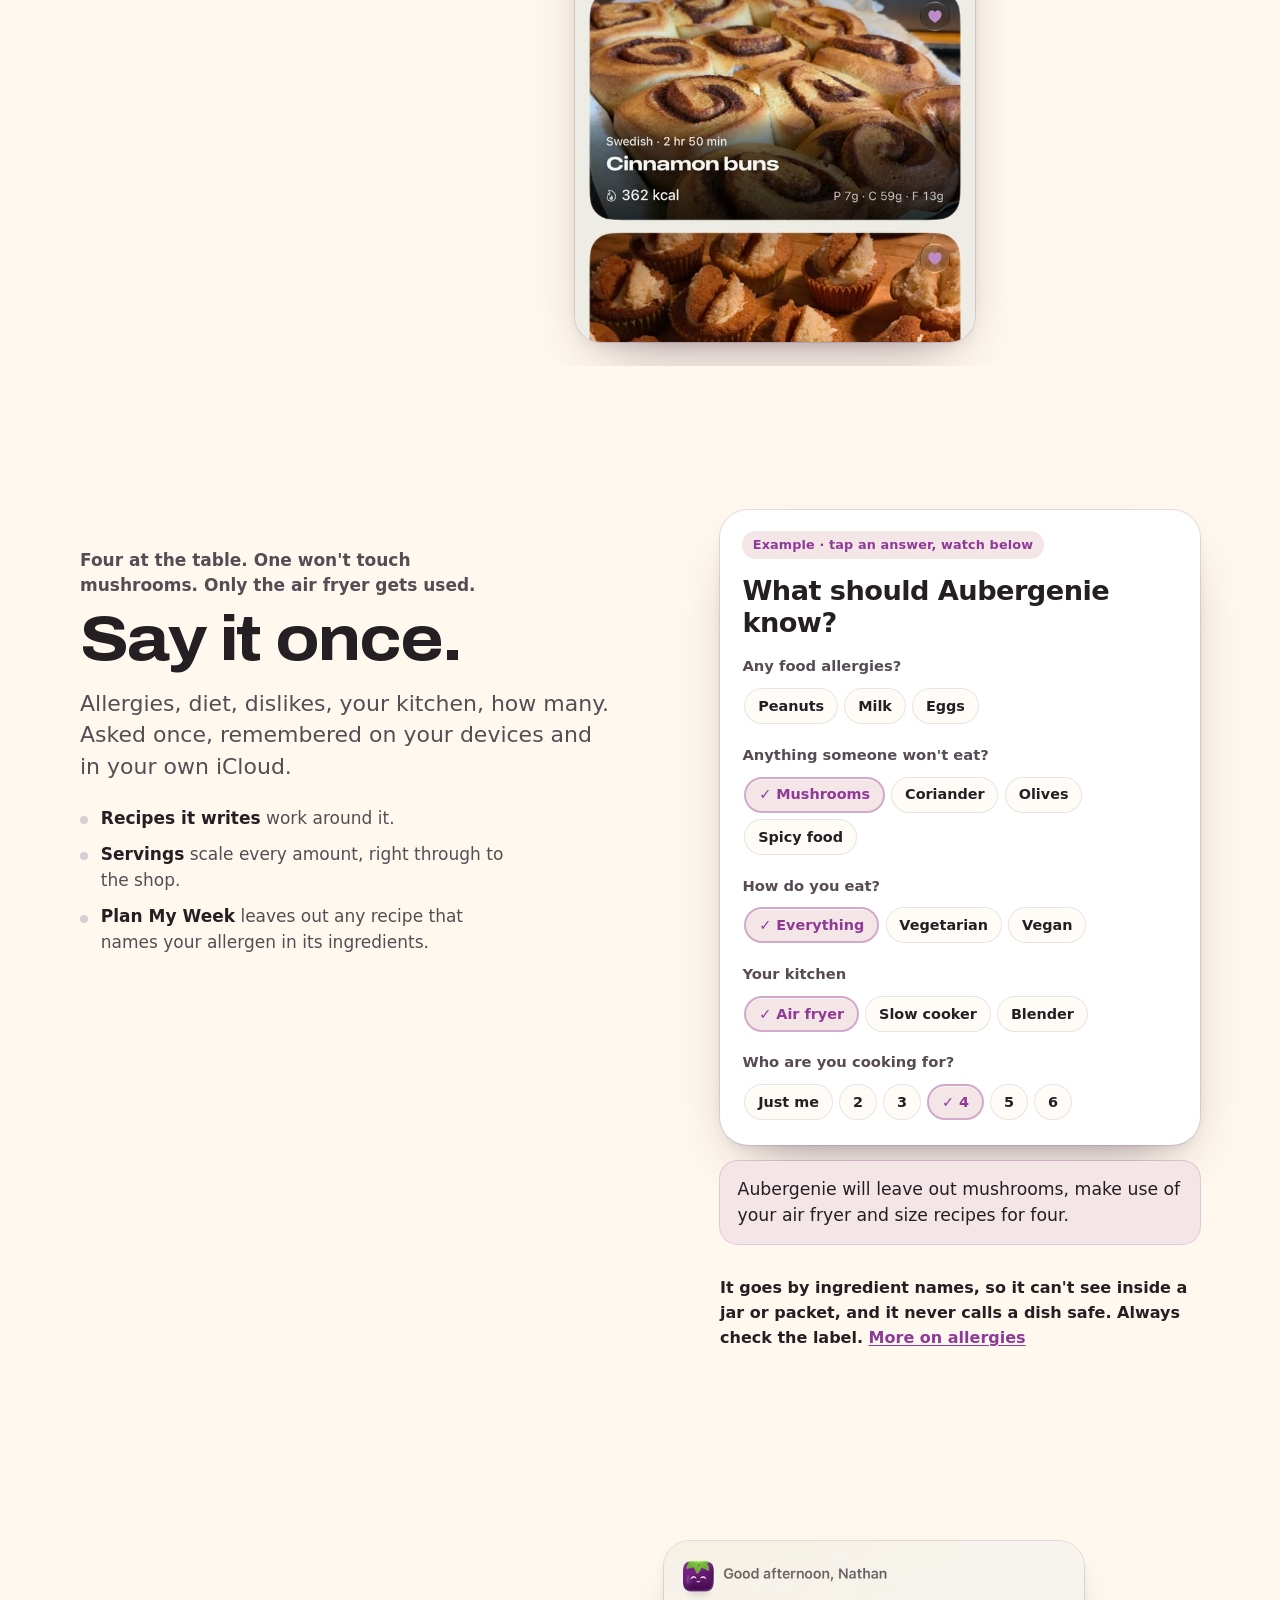
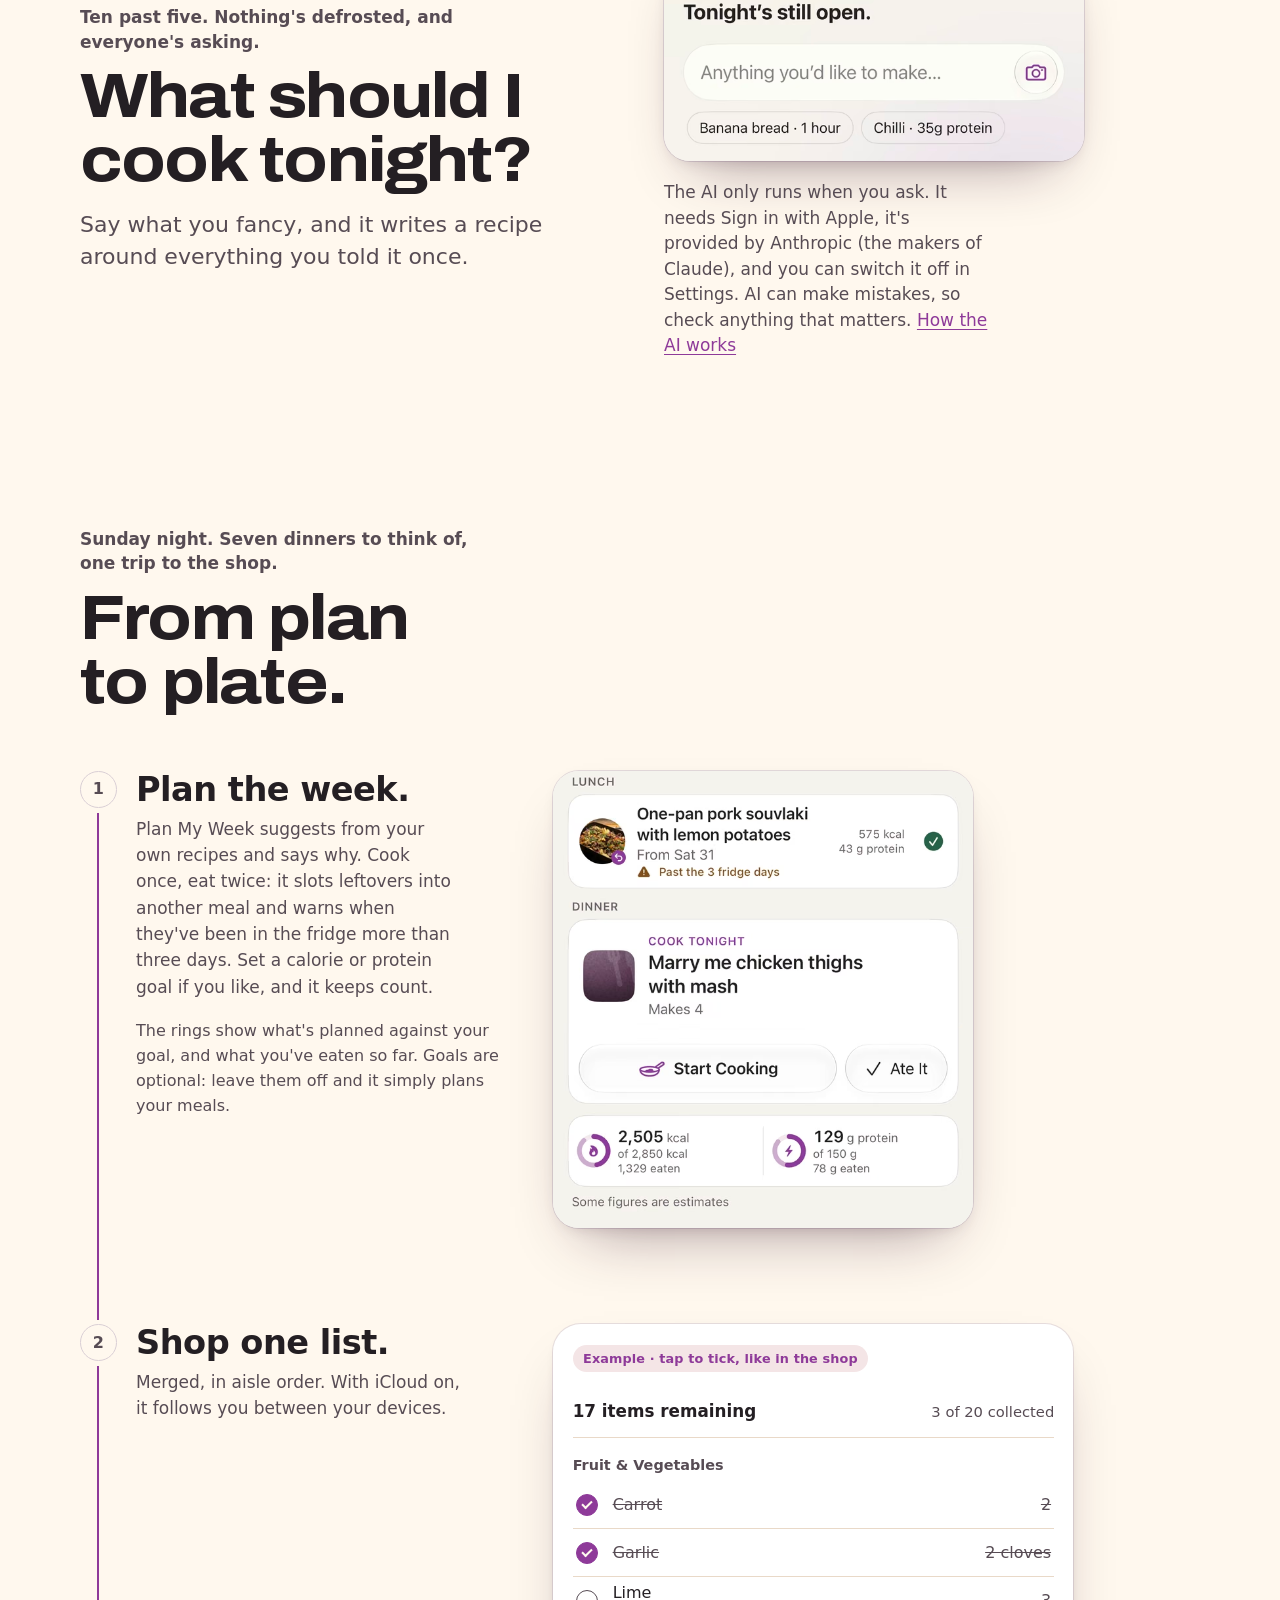
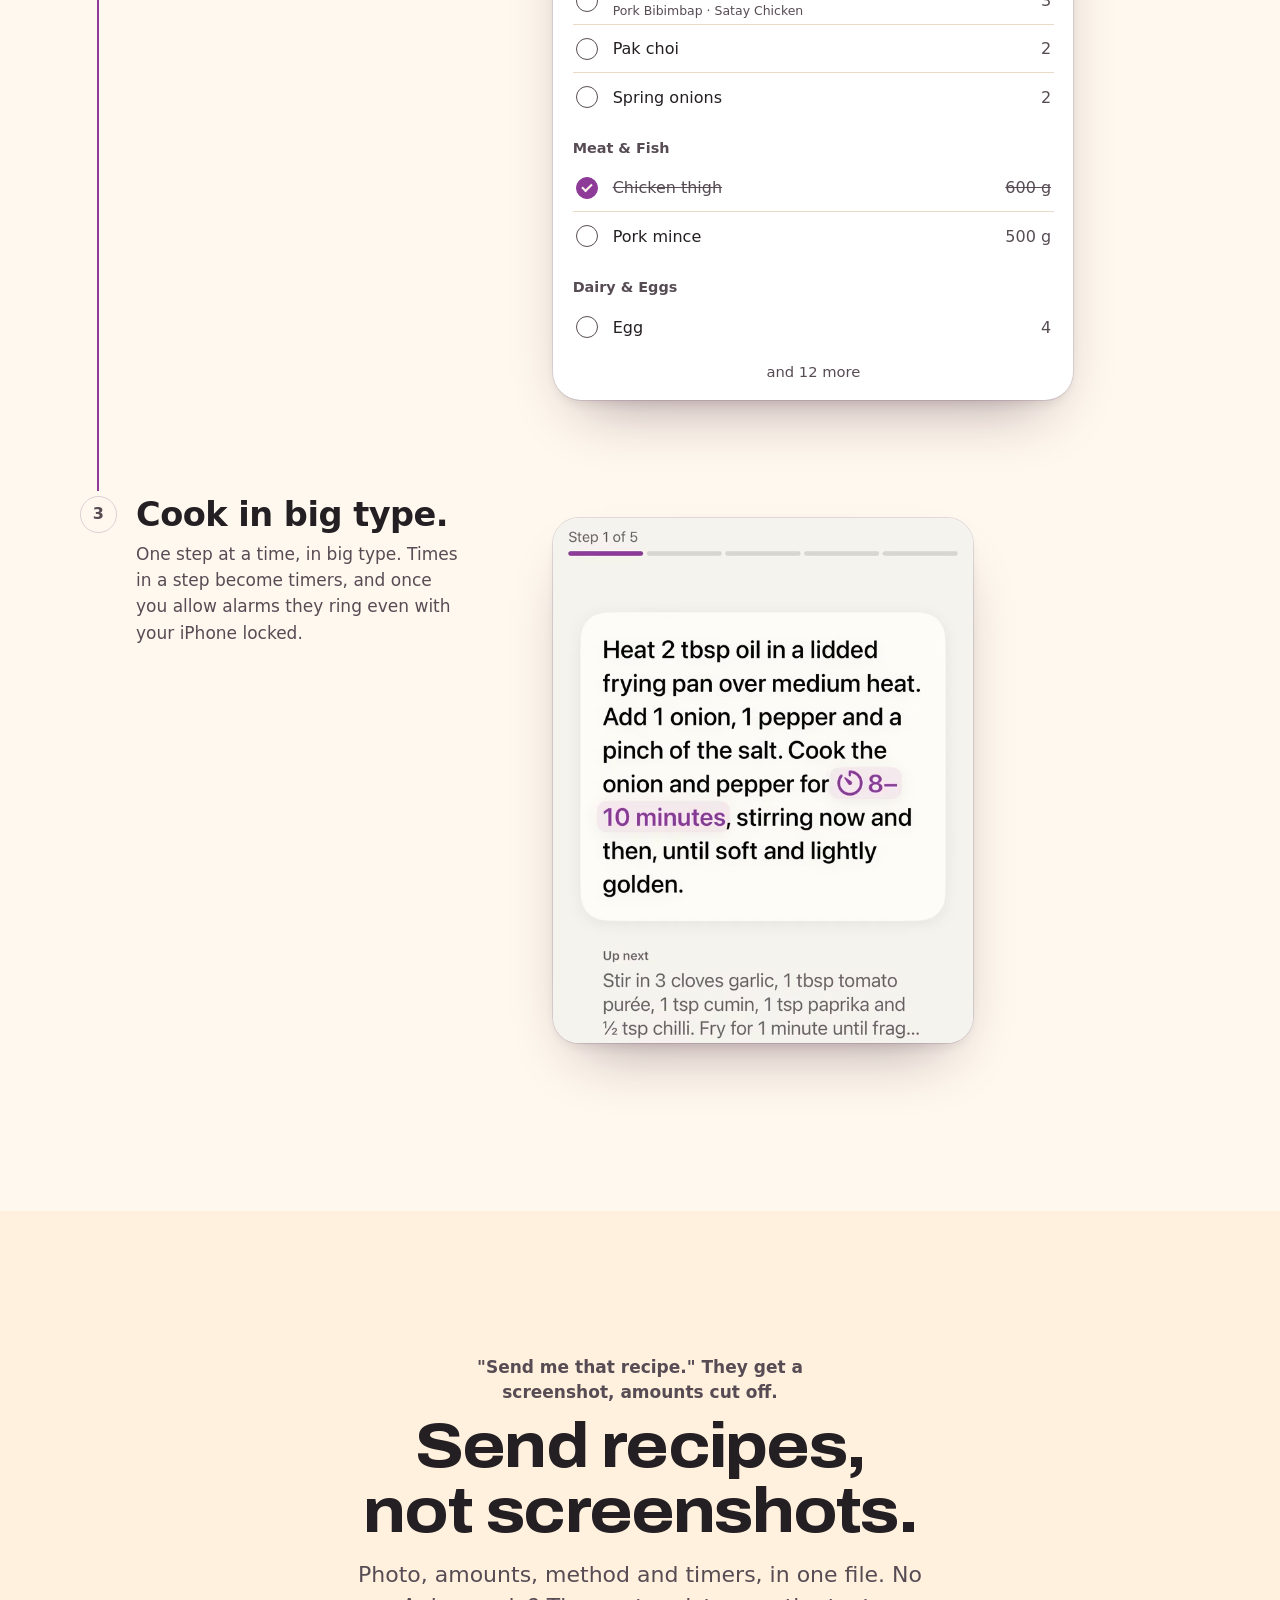
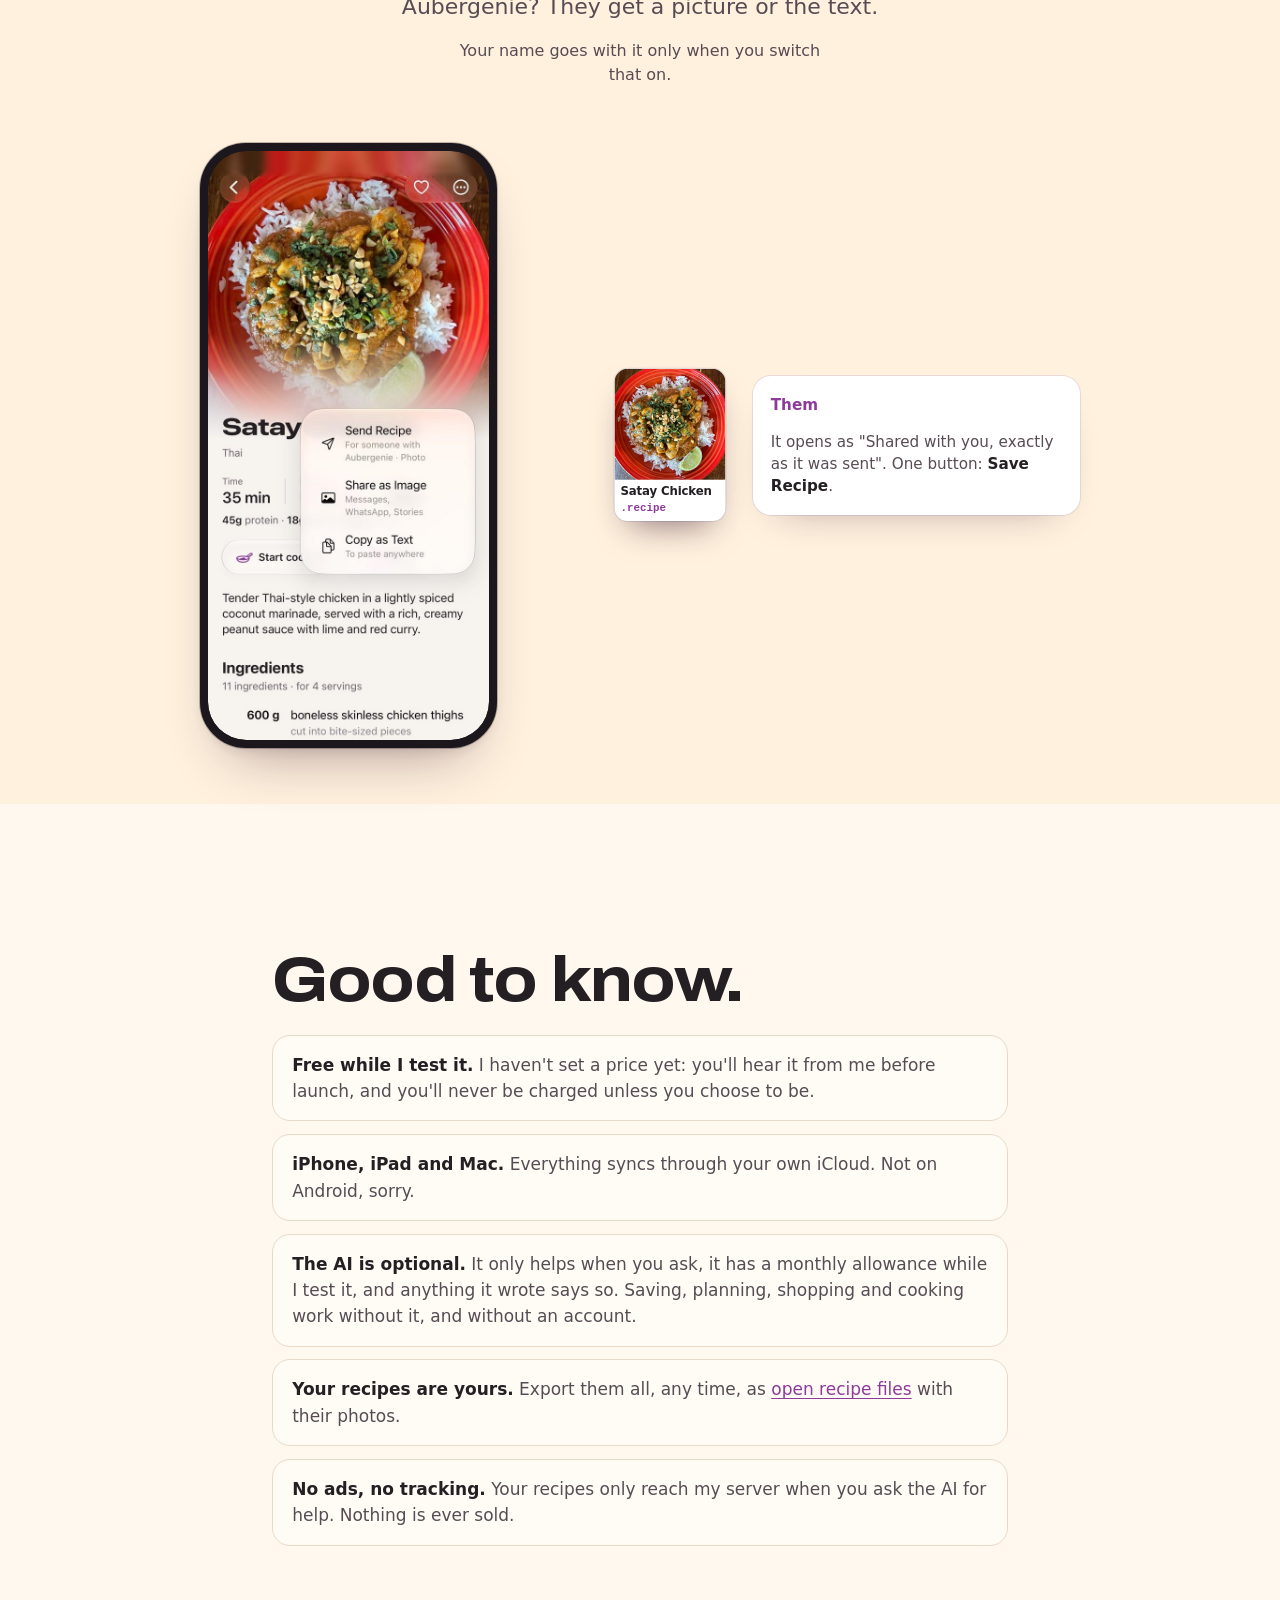
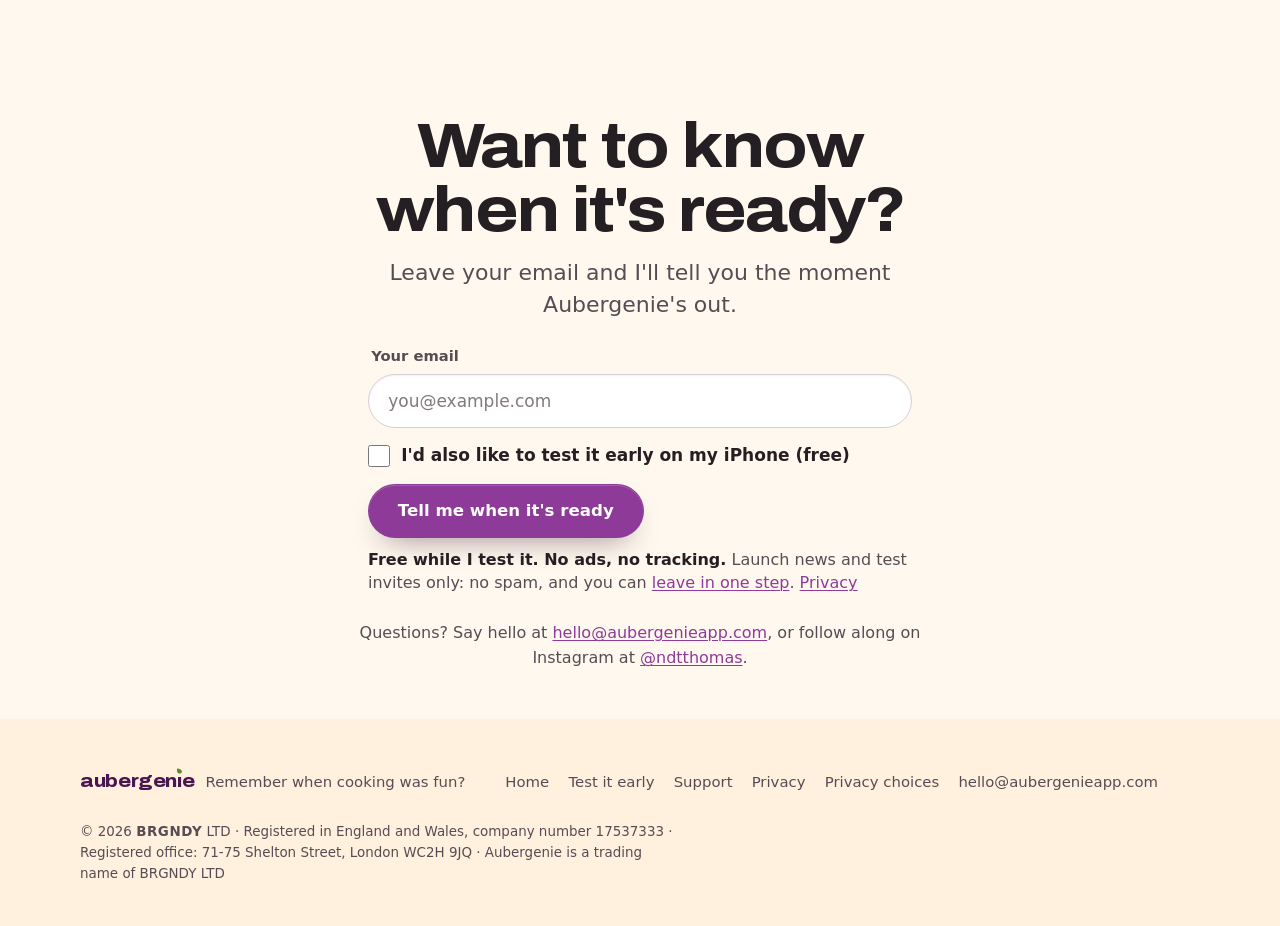
<file: how-it-works/index.html>
<!DOCTYPE html>
<html lang="en-GB">
<head>
<meta charset="utf-8">
<meta name="viewport" content="width=device-width, initial-scale=1, viewport-fit=cover">
<title>How it works · Aubergenie</title>
<meta name="description" content="What Aubergenie does, from saving any recipe to planning the week, one shopping list and cooking step by step. Aiming for early 2027 on iPhone, iPad and Mac.">
<link rel="canonical" href="https://aubergenieapp.com/how-it-works/">

<meta name="referrer" content="no-referrer">
<meta name="color-scheme" content="light dark">
<meta name="theme-color" content="#FFF8EE" media="(prefers-color-scheme: light)">
<meta name="theme-color" content="#16101A" media="(prefers-color-scheme: dark)">
<meta property="og:type" content="website">
<meta property="og:site_name" content="Aubergenie">
<meta property="og:title" content="How Aubergenie works">
<meta property="og:description" content="From 'what's for dinner?' to an empty plate. Aiming for early 2027 on iPhone, iPad and Mac.">
<meta property="og:url" content="https://aubergenieapp.com/how-it-works/">
<meta property="og:image" content="https://aubergenieapp.com/static/images/og.jpg?v=3">
<meta property="og:image:width" content="1200">
<meta property="og:image:height" content="630">
<meta property="og:image:alt" content="Aubergenie: Remember when cooking was fun? Coming soon to iPhone.">
<meta property="og:locale" content="en_GB">
<meta name="twitter:card" content="summary_large_image">
<link rel="icon" href="/static/icons/icon-32.png?v=845df502" sizes="32x32" type="image/png">
<link rel="icon" href="/static/icons/icon-192.png?v=845df502" sizes="192x192" type="image/png">
<link rel="apple-touch-icon" href="/static/icons/icon-180.png">
<link rel="manifest" href="/site.webmanifest">
<link rel="preload" href="/static/fonts/archivo-variable-latin.woff2" as="font" type="font/woff2" crossorigin>
<link rel="stylesheet" href="/static/css/site.css?v=f1d834fdd0">
<link rel="stylesheet" href="/static/css/launch.css?v=42">
<script>(function(d){d.classList.add('js');try{d.classList.add(matchMedia('(prefers-reduced-motion: reduce)').matches?'still':'motion')}catch(e){d.classList.add('still')}setTimeout(function(){if(!d.classList.contains('js-ready')){d.classList.remove('motion');d.classList.add('still')}},4000)})(document.documentElement)</script>
</head>
<body class="page-home page-launch page-how">
<a class="skip" href="#main">Skip to content</a>
<header class="site-header" data-header>
  <div class="wrap">
    <a class="brand" href="/" aria-label="Aubergenie home">
      <span class="wordmark" aria-hidden="true">aubergen<span class="wm-i">ı<svg viewBox="0 0 100 100"><path d="M50 2C78 20 92 48 84 78 78 96 56 100 40 90 14 74 10 36 50 2Z"/></svg></span>e</span>
    </a>
    <nav class="site-nav" aria-label="Site">
      <a href="/support/">Support</a>
      <a class="btn btn-small btn-fill header-cta" href="#join" data-header-cta>Tell me when it's ready</a>
    </nav>
  </div>
</header>

<main id="main">
<section class="how-intro" id="top">
  <div class="wrap">
    <p class="hero-eyebrow">How Aubergenie works</p>
    <h1>From "what's for dinner?" to an empty plate.</h1>
    <p class="lede">Here's what it does, in the order you'd use it. Try the examples as you go.</p>
    <nav class="how-jump" aria-label="On this page">
      <a href="#find">Save any recipe</a>
      <a href="#once">Say it once</a>
      <a href="#tonight">Ask for a dish</a>
      <a href="#week">Plan, shop, cook</a>
      <a href="#send">Send a recipe</a>
    </nav>
  </div>
</section>

<section class="scene scene-find" id="find" data-reveal data-find>
  <div class="wrap find-grid">
    <div class="find-words">
      <p class="scene-problem">A stack of meal-kit cards in a drawer. Sam's satay in the group chat. A craving with no recipe.</p>
      <h2 class="verbs"><span data-verb="find">Find it.</span> <span data-verb="save">Save it.</span> <span data-verb="make">Make it.</span></h2>
      <p class="scene-lede">However it arrives, it lands as one page: amounts, steps and timers, ready to cook.</p>
      <div class="chips" role="group" aria-label="Where a recipe comes from">
        <button class="chip" type="button" data-source="photo" aria-pressed="true">A Photo</button>
        <button class="chip" type="button" data-source="link" aria-pressed="false">A Link</button>
        <button class="chip" type="button" data-source="words" aria-pressed="false">Your Words</button>
        <button class="chip" type="button" data-source="friend" aria-pressed="false">A Friend</button>
        <button class="chip" type="button" data-source="hand" aria-pressed="false">Type it in</button>
      </div>
      <p class="truth" data-truth aria-live="polite">
        <span data-truth-for="words" hidden>Say what you fancy. Aubergenie AI writes it around how you eat.<b class="truth-tag">Uses the AI · needs Sign in with Apple</b></span>
        <span data-truth-for="link" hidden>Paste a link. Most sites copy across exactly as written.<b class="truth-tag">No account · no AI</b></span>
        <span data-truth-for="photo">This one's a photo of the plate, so Aubergenie wrote its own version. Photograph a card or cookbook page instead and it's copied as written, for you to check before saving.<b class="truth-tag">Uses the AI · needs Sign in with Apple</b></span>
        <span data-truth-for="friend" hidden>Sam sends the recipe itself. One tap saves it.<b class="truth-tag">No account · no AI</b></span>
        <span data-truth-for="hand" hidden>Write your own, even offline.<b class="truth-tag">No account · no AI</b></span>
      </p>
      <p class="quiet">Already got a collection? Paste links, open recipe files or type them in, all without the AI; photos use it. There's no bulk import from other apps yet, so recipes come over one at a time.</p>
    </div>

    <div class="find-stage reveal">
      <div class="find-input" data-find-input>
        <div class="input-words" data-input="words" hidden>
          <svg viewBox="0 0 24 24" aria-hidden="true"><path d="M12 3l1.8 5.2L19 10l-5.2 1.8L12 17l-1.8-5.2L5 10l5.2-1.8z"/><path d="M19 15l.7 2.3L22 18l-2.3.7L19 21l-.7-2.3L16 18l2.3-.7z"/></svg>
          <span class="typed" data-typed data-text="Thai chicken with peanut sauce, for four">Thai chicken with peanut sauce, for four</span>
        </div>
        <div class="input-link" data-input="link" hidden>
          <svg viewBox="0 0 24 24" aria-hidden="true"><path d="M10 14a4 4 0 0 0 5.7 0l3-3a4 4 0 0 0-5.7-5.7l-1 1"/><path d="M14 10a4 4 0 0 0-5.7 0l-3 3a4 4 0 0 0 5.7 5.7l1-1"/></svg>
          <span class="typed" data-typed data-text="…/recipes/satay-chicken">…/recipes/satay-chicken</span>
        </div>
        <div class="input-photo" data-input="photo">
          <picture><source type="image/avif" srcset="/static/images/plate-satay-720.avif"><img src="/static/images/plate-satay-720.jpg" width="720" height="720" loading="lazy" decoding="async" alt=""></picture>
          <i></i><i></i><i></i><i></i>
        </div>
        <div class="input-friend" data-input="friend" hidden>
          <div class="file-tile" aria-hidden="true">
            <picture><source type="image/avif" srcset="/static/images/plate-satay-720.avif"><img src="/static/images/plate-satay-720.jpg" width="720" height="720" loading="lazy" decoding="async" alt=""></picture>
            <span class="recipe-file-title">Satay Chicken</span>
            <span class="recipe-file-ext">.recipe</span>
          </div>
          <span class="input-friend-from">Sam sent you this</span>
        </div>
        <div class="input-hand" data-input="hand" hidden>
          <span class="typed" data-typed data-text="Satay Chicken">Satay Chicken</span>
        </div>
      </div>

      <div class="sheet" data-sheet role="group" aria-label="Example: the recipe as it appears in the app">
        <p class="sheet-title dish">Satay Chicken</p>
        <p class="facts">35 min · Serves 4 · Thai · 690 kcal</p>
        <p class="sheet-sub">11 ingredients · for 4 servings</p>
        <ul class="sheet-rows">
<li><span class="qty">600g</span><span class="sr-only">, </span><span class="name">boneless skinless chicken thighs</span></li>
<li><span class="qty">400ml</span><span class="sr-only">, </span><span class="name">full-fat coconut milk</span></li>
<li><span class="qty">1 tbsp</span><span class="sr-only">, </span><span class="name">curry powder</span></li>
<li><span class="qty">2 tbsp</span><span class="sr-only">, </span><span class="name">Thai red curry paste</span></li>
<li><span class="qty">2 tbsp</span><span class="sr-only">, </span><span class="name">soy sauce</span></li>
<li><span class="qty">1 tbsp</span><span class="sr-only">, </span><span class="name">honey</span></li>
        </ul>
        <p class="sheet-more">and 5 more</p>
        <div class="sheet-actions">
          <a class="btn btn-small" href="#cook"><svg viewBox="0 0 24 24" aria-hidden="true"><path d="M4 12h16l-1.5 6h-13z"/><path d="M12 12V6"/></svg>Start cooking</a>
          <a class="btn btn-small" href="#shop"><svg viewBox="0 0 24 24" aria-hidden="true"><path d="M3 4h2l2.5 10h10l2-7H6.5"/><circle cx="9" cy="19" r="1.5"/><circle cx="17" cy="19" r="1.5"/></svg>Shop</a>
        </div>
        <p class="sheet-saved" data-saved><svg viewBox="0 0 24 24" aria-hidden="true"><path d="M5 12.5l4.5 4.5L19 7.5"/></svg>Saved to Recipes</p>
      </div>
    </div>
    <div class="find-library">
      <div class="find-library-words">
        <h3>Then it's all in one place.</h3>
        <p>Every recipe you save lands in Recipes. Search by recipe, ingredient or cuisine, or narrow it down to quick or vegetarian.</p>
      </div>
      <figure class="shot-detail">
        <picture>
          <source media="(prefers-color-scheme: dark)" type="image/avif" srcset="/static/images/detail-library-dark-640.avif 640w, /static/images/detail-library-dark-920.avif 920w" sizes="(min-width: 900px) 400px, min(100vw - 40px, 420px)">
          <source media="(prefers-color-scheme: dark)" srcset="/static/images/detail-library-dark-640.jpg 640w, /static/images/detail-library-dark-920.jpg 920w" sizes="(min-width: 900px) 400px, min(100vw - 40px, 420px)">
          <source type="image/avif" srcset="/static/images/detail-library-640.avif 640w, /static/images/detail-library-920.avif 920w" sizes="(min-width: 900px) 400px, min(100vw - 40px, 420px)">
          <img src="/static/images/detail-library-640.jpg" srcset="/static/images/detail-library-640.jpg 640w, /static/images/detail-library-920.jpg 920w" sizes="(min-width: 900px) 400px, min(100vw - 40px, 420px)" width="640" height="842" loading="lazy" decoding="async"
               alt="Close-up of Aubergenie's Recipes screen: a search box reading 'Recipes, ingredients, cuisines', filters including Quick, Course, Cuisine and Vegetarian, the line '15 favourite recipes', and photo cards for Cinnamon buns (Swedish, 2 hr 50 min, 362 kcal) and Butterfly cakes.">
        </picture>
      </figure>
    </div>
  </div>
</section>

<section class="scene scene-once" id="once" data-reveal data-once>
  <div class="wrap once-grid">
    <div class="once-words">
      <p class="scene-problem">Four at the table. One won't touch mushrooms. Only the air fryer gets used.</p>
      <h2>Say it once.</h2>
      <p class="scene-lede">Allergies, diet, dislikes, your kitchen, how many. Asked once, remembered on your devices and in your own iCloud.</p>
      <ul class="once-truths">
        <li><strong>Recipes it writes</strong> work around it.</li>
        <li><strong>Servings</strong> scale every amount, right through to the shop.</li>
        <li><strong>Plan My Week</strong> leaves out any recipe that names your allergen in its ingredients.</li>
      </ul>
    </div>
    <div class="once-stage reveal">
      <div class="once-card" role="group" aria-label="Example: what Aubergenie should know. Tap to change the answers.">
        <p class="demo-tag" aria-hidden="true">Example · tap an answer, watch below</p>
        <p class="once-q">What should Aubergenie know?</p>
        <p class="pref-label" id="pref-allergy">Any food allergies?</p>
        <div class="chips chips-tight" role="group" aria-labelledby="pref-allergy">
          <button class="chip" type="button" data-pref="allergy" data-value="peanut" aria-pressed="false">Peanuts</button>
          <button class="chip" type="button" data-pref="allergy" data-value="milk" aria-pressed="false">Milk</button>
          <button class="chip" type="button" data-pref="allergy" data-value="egg" aria-pressed="false">Eggs</button>
        </div>
        <p class="pref-label" id="pref-dislike">Anything someone won't eat?</p>
        <div class="chips chips-tight" role="group" aria-labelledby="pref-dislike">
          <button class="chip" type="button" data-pref="dislike" data-value="mushrooms" aria-pressed="true">Mushrooms</button>
          <button class="chip" type="button" data-pref="dislike" data-value="coriander" aria-pressed="false">Coriander</button>
          <button class="chip" type="button" data-pref="dislike" data-value="olives" aria-pressed="false">Olives</button>
          <button class="chip" type="button" data-pref="dislike" data-value="spicy food" aria-pressed="false">Spicy food</button>
        </div>
        <p class="pref-label" id="pref-diet">How do you eat?</p>
        <div class="chips chips-tight" role="radiogroup" aria-labelledby="pref-diet">
          <button class="chip" type="button" role="radio" data-pref="diet" data-value="" aria-checked="true">Everything</button>
          <button class="chip" type="button" role="radio" data-pref="diet" data-value="vegetarian" aria-checked="false">Vegetarian</button>
          <button class="chip" type="button" role="radio" data-pref="diet" data-value="vegan" aria-checked="false">Vegan</button>
        </div>
        <p class="pref-label" id="pref-kit">Your kitchen</p>
        <div class="chips chips-tight" role="group" aria-labelledby="pref-kit">
          <button class="chip" type="button" data-pref="kit" data-value="air fryer" aria-pressed="true">Air fryer</button>
          <button class="chip" type="button" data-pref="kit" data-value="slow cooker" aria-pressed="false">Slow cooker</button>
          <button class="chip" type="button" data-pref="kit" data-value="blender" aria-pressed="false">Blender</button>
        </div>
        <p class="pref-label" id="pref-serves">Who are you cooking for?</p>
        <div class="chips chips-tight" role="radiogroup" aria-labelledby="pref-serves">
          <button class="chip" type="button" role="radio" data-pref="serves" data-value="1" aria-checked="false">Just me</button>
          <button class="chip" type="button" role="radio" data-pref="serves" data-value="2" aria-checked="false">2</button>
          <button class="chip" type="button" role="radio" data-pref="serves" data-value="3" aria-checked="false">3</button>
          <button class="chip" type="button" role="radio" data-pref="serves" data-value="4" aria-checked="true">4</button>
          <button class="chip" type="button" role="radio" data-pref="serves" data-value="5" aria-checked="false">5</button>
          <button class="chip" type="button" role="radio" data-pref="serves" data-value="6" aria-checked="false">6</button>
        </div>
      </div>
      <p class="once-sentence" data-once-sentence aria-live="polite">Aubergenie will leave out mushrooms, make use of your air fryer and size recipes for four.</p>
      <p class="once-caveat">It goes by ingredient names, so it can't see inside a jar or packet, and it never calls a dish safe. Always check the label. <a href="/support/#allergies">More on allergies</a></p>
    </div>
  </div>
</section>

<section class="scene scene-tonight" id="tonight" data-reveal>
  <div class="wrap">
    <header class="scene-head">
      <p class="scene-problem">Ten past five. Nothing's defrosted, and everyone's asking.</p>
      <h2>What should I cook tonight?</h2>
      <p class="scene-lede">Say what you fancy, and it writes a recipe around everything you told it once.</p>
    </header>

    <div class="tonight-grid">
      <div class="answer answer-new reveal">
        <figure class="shot-detail">
          <picture>
            <source media="(prefers-color-scheme: dark)" type="image/avif" srcset="/static/images/detail-create-dark-640.avif 640w, /static/images/detail-create-dark-1280.avif 1280w" sizes="(min-width: 900px) 400px, min(100vw - 40px, 420px)">
            <source media="(prefers-color-scheme: dark)" srcset="/static/images/detail-create-dark-640.jpg 640w, /static/images/detail-create-dark-1280.jpg 1280w" sizes="(min-width: 900px) 400px, min(100vw - 40px, 420px)">
            <source type="image/avif" srcset="/static/images/detail-create-640.avif 640w, /static/images/detail-create-1280.avif 1280w" sizes="(min-width: 900px) 400px, min(100vw - 40px, 420px)">
            <img src="/static/images/detail-create-640.jpg" srcset="/static/images/detail-create-640.jpg 640w, /static/images/detail-create-1280.jpg 1280w" sizes="(min-width: 900px) 400px, min(100vw - 40px, 420px)" width="640" height="335" loading="lazy" decoding="async"
                 alt="Close-up of Aubergenie's Create screen: 'Good afternoon, Nathan. Tonight's still open.' above a box reading 'Anything you'd like to make…', a camera button, and two ideas: Banana bread, 1 hour, and Chilli, 35g protein.">
          </picture>
        </figure>
        <p class="quiet ai-facts">The AI only runs when you ask. It needs Sign in with Apple, it's provided by Anthropic (the makers of Claude), and you can switch it off in Settings. AI can make mistakes, so check anything that matters. <a href="/support/#first-recipe">How the AI works</a></p>
      </div>

    </div>
  </div>
</section>

<section class="scene scene-week" id="week" data-reveal>
  <div class="wrap">
    <header class="scene-head">
      <p class="scene-problem">Sunday night. Seven dinners to think of, one trip to the shop.</p>
      <h2>From plan to plate.</h2>
    </header>

    <ol class="rail">
      <li class="rail-step reveal" id="plan">
        <div class="rail-words">
          <h3>Plan the week.</h3>
          <p>Plan My Week suggests from your own recipes and says why. Cook once, eat twice: it slots leftovers into another meal and warns when they've been in the fridge more than three days. Set a calorie or protein goal if you like, and it keeps count.</p>
        </div>
        <figure class="shot-detail">
          <picture>
            <source media="(prefers-color-scheme: dark)" type="image/avif" srcset="/static/images/detail-plan-dark-640.avif 640w, /static/images/detail-plan-dark-1280.avif 1280w" sizes="(min-width: 900px) 400px, min(100vw - 40px, 420px)">
            <source media="(prefers-color-scheme: dark)" srcset="/static/images/detail-plan-dark-640.jpg 640w, /static/images/detail-plan-dark-1280.jpg 1280w" sizes="(min-width: 900px) 400px, min(100vw - 40px, 420px)">
            <source type="image/avif" srcset="/static/images/detail-plan-640.avif 640w, /static/images/detail-plan-1280.avif 1280w" sizes="(min-width: 900px) 400px, min(100vw - 40px, 420px)">
            <img src="/static/images/detail-plan-640.jpg" srcset="/static/images/detail-plan-640.jpg 640w, /static/images/detail-plan-1280.jpg 1280w" sizes="(min-width: 900px) 400px, min(100vw - 40px, 420px)" width="640" height="697" loading="lazy" decoding="async"
                 alt="Close-up of Aubergenie's Plan for one day. Lunch: leftover one-pan pork souvlaki with lemon potatoes, from Saturday, flagged as past three days in the fridge. Dinner: Cook tonight, Marry me chicken thighs with mash, with Start Cooking and Ate It buttons. Below: 2,505 of 2,850 kcal and 129 of 150 g protein planned.">
          </picture>
        </figure>
        <p class="plan-note">The rings show what's planned against your goal, and what you've eaten so far. Goals are optional: leave them off and it simply plans your meals.</p>
      </li>

      <li class="rail-step reveal" id="shop">
        <div class="rail-words">
          <h3>Shop one list.</h3>
          <p>Merged, in aisle order. With iCloud on, it follows you between your devices.</p>
        </div>
        <div class="list" data-list role="group" aria-label="Example shopping list, live: tap a row to tick it">
          <p class="demo-tag" aria-hidden="true">Example · tap to tick, like in the shop</p>
          <p class="list-head"><strong data-list-remaining>17 items remaining</strong><span data-list-collected>3 of 20 collected</span></p>
          <p class="aisle">Fruit &amp; Vegetables</p>
          <ul>
            <li><button type="button" role="checkbox" aria-checked="true"><i></i><span>Carrot</span><b><span class="sr-only">, </span>2</b></button></li>
            <li><button type="button" role="checkbox" aria-checked="true"><i></i><span>Garlic</span><b><span class="sr-only">, </span>2 cloves</b></button></li>
            <li><button type="button" role="checkbox" aria-checked="false"><i></i><span>Lime<small>Pork Bibimbap · Satay Chicken</small></span><b><span class="sr-only">, </span>3</b></button></li>
            <li><button type="button" role="checkbox" aria-checked="false"><i></i><span>Pak choi</span><b><span class="sr-only">, </span>2</b></button></li>
            <li><button type="button" role="checkbox" aria-checked="false"><i></i><span>Spring onions</span><b><span class="sr-only">, </span>2</b></button></li>
          </ul>
          <p class="aisle">Meat &amp; Fish</p>
          <ul>
            <li><button type="button" role="checkbox" aria-checked="true"><i></i><span>Chicken thigh</span><b><span class="sr-only">, </span>600 g</b></button></li>
            <li><button type="button" role="checkbox" aria-checked="false"><i></i><span>Pork mince</span><b><span class="sr-only">, </span>500 g</b></button></li>
          </ul>
          <p class="aisle">Dairy &amp; Eggs</p>
          <ul>
            <li><button type="button" role="checkbox" aria-checked="false"><i></i><span>Egg</span><b><span class="sr-only">, </span>4</b></button></li>
          </ul>
          <p class="list-more">and 12 more</p>
        </div>
      </li>

      <li class="rail-step reveal" id="cook">
        <div class="rail-words">
          <h3>Cook in big type.</h3>
          <p>One step at a time, in big type. Times in a step become timers, and once you allow alarms they ring even with your iPhone locked.</p>
        </div>
        <figure class="shot-detail">
          <picture>
            <source media="(prefers-color-scheme: dark)" type="image/avif" srcset="/static/images/detail-cook-dark-640.avif 640w, /static/images/detail-cook-dark-1280.avif 1280w" sizes="(min-width: 900px) 400px, min(100vw - 40px, 420px)">
            <source media="(prefers-color-scheme: dark)" srcset="/static/images/detail-cook-dark-640.jpg 640w, /static/images/detail-cook-dark-1280.jpg 1280w" sizes="(min-width: 900px) 400px, min(100vw - 40px, 420px)">
            <source type="image/avif" srcset="/static/images/detail-cook-640.avif 640w, /static/images/detail-cook-1280.avif 1280w" sizes="(min-width: 900px) 400px, min(100vw - 40px, 420px)">
            <img src="/static/images/detail-cook-640.jpg" srcset="/static/images/detail-cook-640.jpg 640w, /static/images/detail-cook-1280.jpg 1280w" sizes="(min-width: 900px) 400px, min(100vw - 40px, 420px)" width="640" height="800" loading="lazy" decoding="async"
                 alt="Close-up of Aubergenie's Cook Mode, step 1 of 5, in large text: heat 2 tbsp oil, add 1 onion, 1 pepper and a pinch of salt, and cook for 8 to 10 minutes, with the time shown as a timer. Up next: stir in garlic, tomato purée and spices.">
          </picture>
        </figure>
      </li>

    </ol>
  </div>
</section>

<section class="scene scene-send band" id="send" data-reveal data-send>
  <div class="wrap">
    <header class="scene-head scene-head-centre">
      <p class="scene-problem scene-problem-centre">"Send me that recipe." They get a screenshot, amounts cut off.</p>
      <h2>Send recipes, not screenshots.</h2>
      <p class="scene-lede">Photo, amounts, method and timers, in one file. No Aubergenie? They get a picture or the text.</p>
      <p class="quiet quiet-centre">Your name goes with it only when you switch that on.</p>
    </header>
    <div class="send-stage reveal">
      <figure class="screen send-from screen-framed">
        <picture><source srcset="/static/images/screen-08-share-menu-dark-framed.jpg" media="(prefers-color-scheme: dark)"><img src="/static/images/screen-08-share-menu-framed.jpg" width="600" height="1256" loading="lazy" decoding="async"
             alt="Sharing Satay Chicken from the app: Send Recipe, for someone with Aubergenie; Share as Image; Copy as Text."></picture>
        <figcaption>You tap Share</figcaption>
      </figure>
      <div class="send-path" aria-hidden="true">
        <div class="recipe-file">
          <picture><source type="image/avif" srcset="/static/images/plate-satay-720.avif"><img src="/static/images/plate-satay-720.jpg" width="720" height="720" loading="lazy" decoding="async" alt=""></picture>
          <span class="recipe-file-title">Satay Chicken</span>
          <span class="recipe-file-ext">.recipe</span>
        </div>
      </div>
      <div class="send-to">
        <p class="send-to-label">Them</p>
        <p>It opens as "Shared with you, exactly as it was sent". One button: <strong>Save Recipe</strong>.</p>
      </div>
    </div>
  </div>
</section>

<section class="scene scene-facts" id="good-to-know" data-reveal>
  <div class="wrap">
    <h2>Good to know.</h2>
    <ul class="facts-list">
      <li><strong>Free while I test it.</strong> I haven't set a price yet: you'll hear it from me before launch, and you'll never be charged unless you choose to be.</li>
      <li><strong>iPhone, iPad and Mac.</strong> Everything syncs through your own iCloud. Not on Android, sorry.</li>
      <li><strong>The AI is optional.</strong> It only helps when you ask, it has a monthly allowance while I test it, and anything it wrote says so. Saving, planning, shopping and cooking work without it, and without an account.</li>
      <li><strong>Your recipes are yours.</strong> Export them all, any time, as <a href="/recipe/">open recipe files</a> with their photos.</li>
      <li><strong>No ads, no tracking.</strong> Your recipes only reach my server when you ask the AI for help. Nothing is ever sold.</li>
    </ul>
  </div>
</section>

<section class="scene scene-invite scene-join" id="join" data-reveal>
  <div class="wrap invite-grid reveal">
    <h2>Want to know when it's ready?</h2>
    <p class="scene-lede invite-lede">Leave your email and I'll tell you the moment Aubergenie's out.</p>

      <form class="signup signup-centre" action="mailto:hello@aubergenieapp.com" method="post" data-signup>
        <input type="hidden" name="source" value="how-it-works">
        <p class="hp" aria-hidden="true"><label>Leave this empty <input type="text" name="company" tabindex="-1" autocomplete="off"></label></p>
        <label class="signup-label" for="how-email">Your email</label>
        <div class="signup-row">
          <input class="signup-email" id="how-email" type="email" name="email" autocomplete="email" autocapitalize="off" spellcheck="false" placeholder="you@example.com" required>
        </div>
        <label class="signup-check">
          <input type="checkbox" name="tester" value="yes">
          <span>I'd also like to test it early on my iPhone (free)</span>
        </label>
<p class="signup-hint">Testing needs an iPhone 11, SE (2nd generation) or newer, on iOS 26.4 or later. Check yours in Settings › General › About.</p>
        <div class="signup-submit"><button class="btn btn-primary btn-fill" type="submit">Tell me when it's ready</button></div>
        <p class="signup-note"><strong>Free while I test it. No ads, no tracking.</strong> Launch news and test invites only: no spam, and you can <a href="/privacy/choices/#email-list">leave in one step</a>. <a href="/privacy/#email-list">Privacy</a></p>
        <p class="signup-status" data-signup-status role="status" aria-live="polite"></p>
      </form>

    <p class="founder-contact">Questions? Say hello at <a href="mailto:hello@aubergenieapp.com">hello@aubergenieapp.com</a>, or follow along on Instagram at <a href="https://www.instagram.com/ndtthomas/" rel="me">@ndtthomas</a>.</p>
  </div>
</section>

</main>

<footer class="site-footer">
  <div class="wrap">
    <div class="footer-brand">
      <span class="wordmark wordmark-small" aria-hidden="true">aubergen<span class="wm-i">ı<svg viewBox="0 0 100 100"><path d="M50 2C78 20 92 48 84 78 78 96 56 100 40 90 14 74 10 36 50 2Z"/></svg></span>e</span><span class="sr-only">Aubergenie</span>
      <span class="footer-tag">Remember when cooking was fun?</span>
    </div>
    <nav class="footer-nav" aria-label="Legal and support">
      <a href="/">Home</a>
      <a href="/beta/">Test it early</a>
      <a href="/support/">Support</a>
      <a href="/privacy/">Privacy</a>
      <a href="/privacy/choices/">Privacy choices</a>
      <a href="mailto:hello@aubergenieapp.com">hello@aubergenieapp.com</a>
    </nav>
    <p class="footer-legal">© 2026 <span class="brgndy">BRGNDY</span> LTD · Registered in England and Wales, company number 17537333 · Registered office: 71-75 Shelton Street, London WC2H 9JQ · Aubergenie is a trading name of BRGNDY LTD</p>
  </div>
</footer>
<script src="/static/js/site.js?v=5" defer></script>
<script src="/static/js/signup.js?v=11" defer></script>
</body>
</html>
</file>
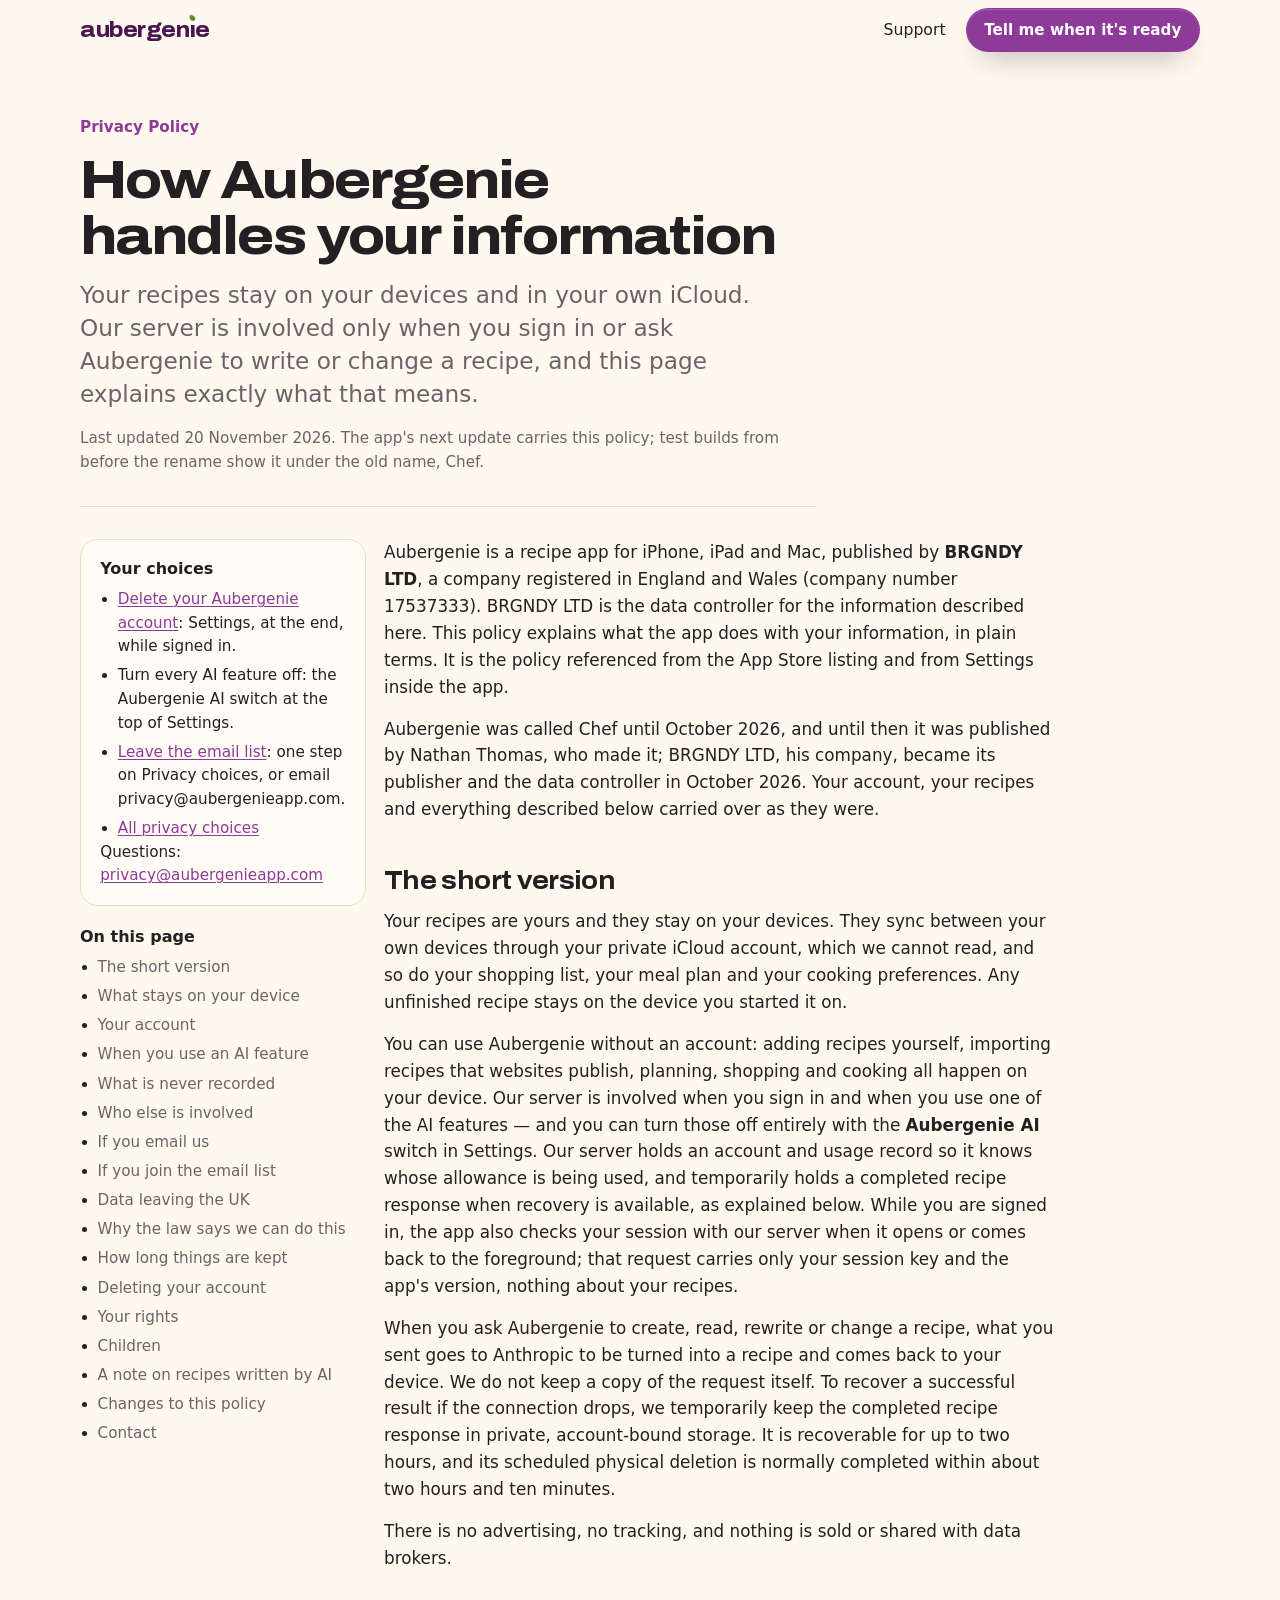
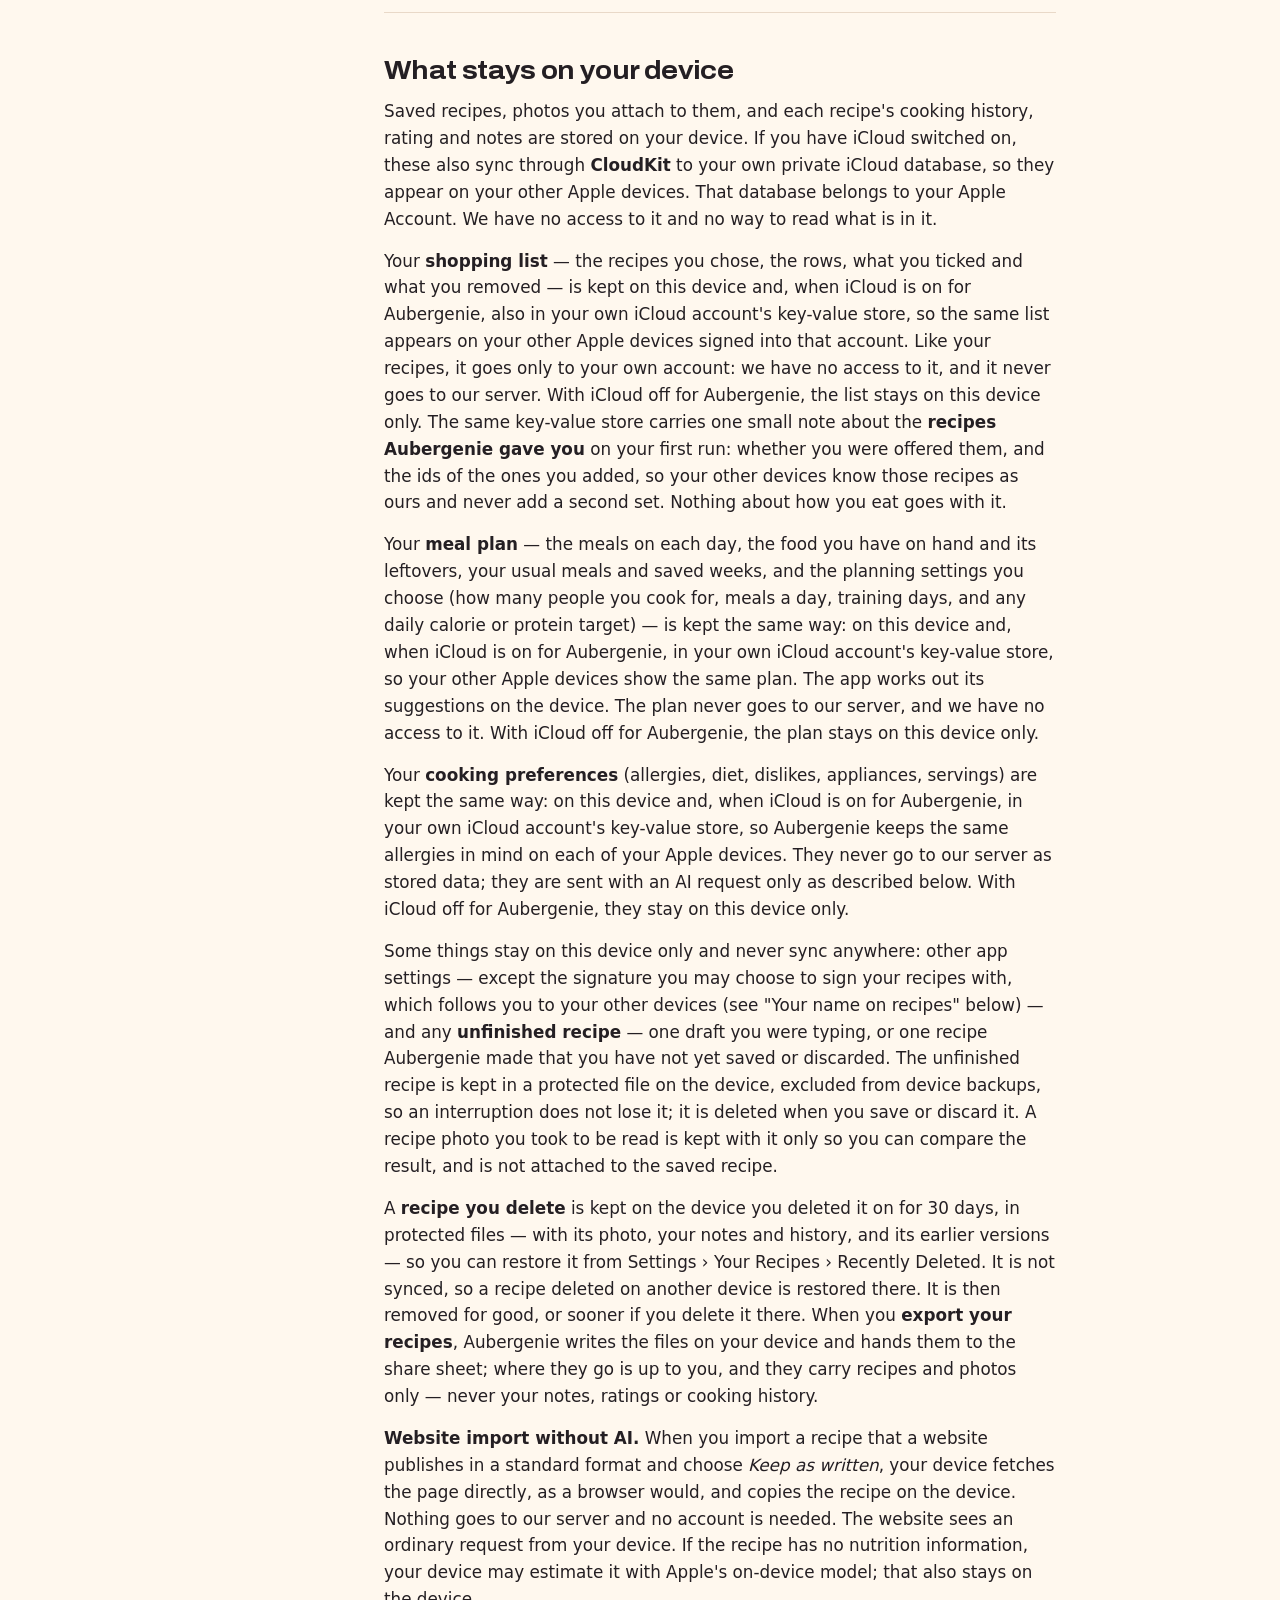
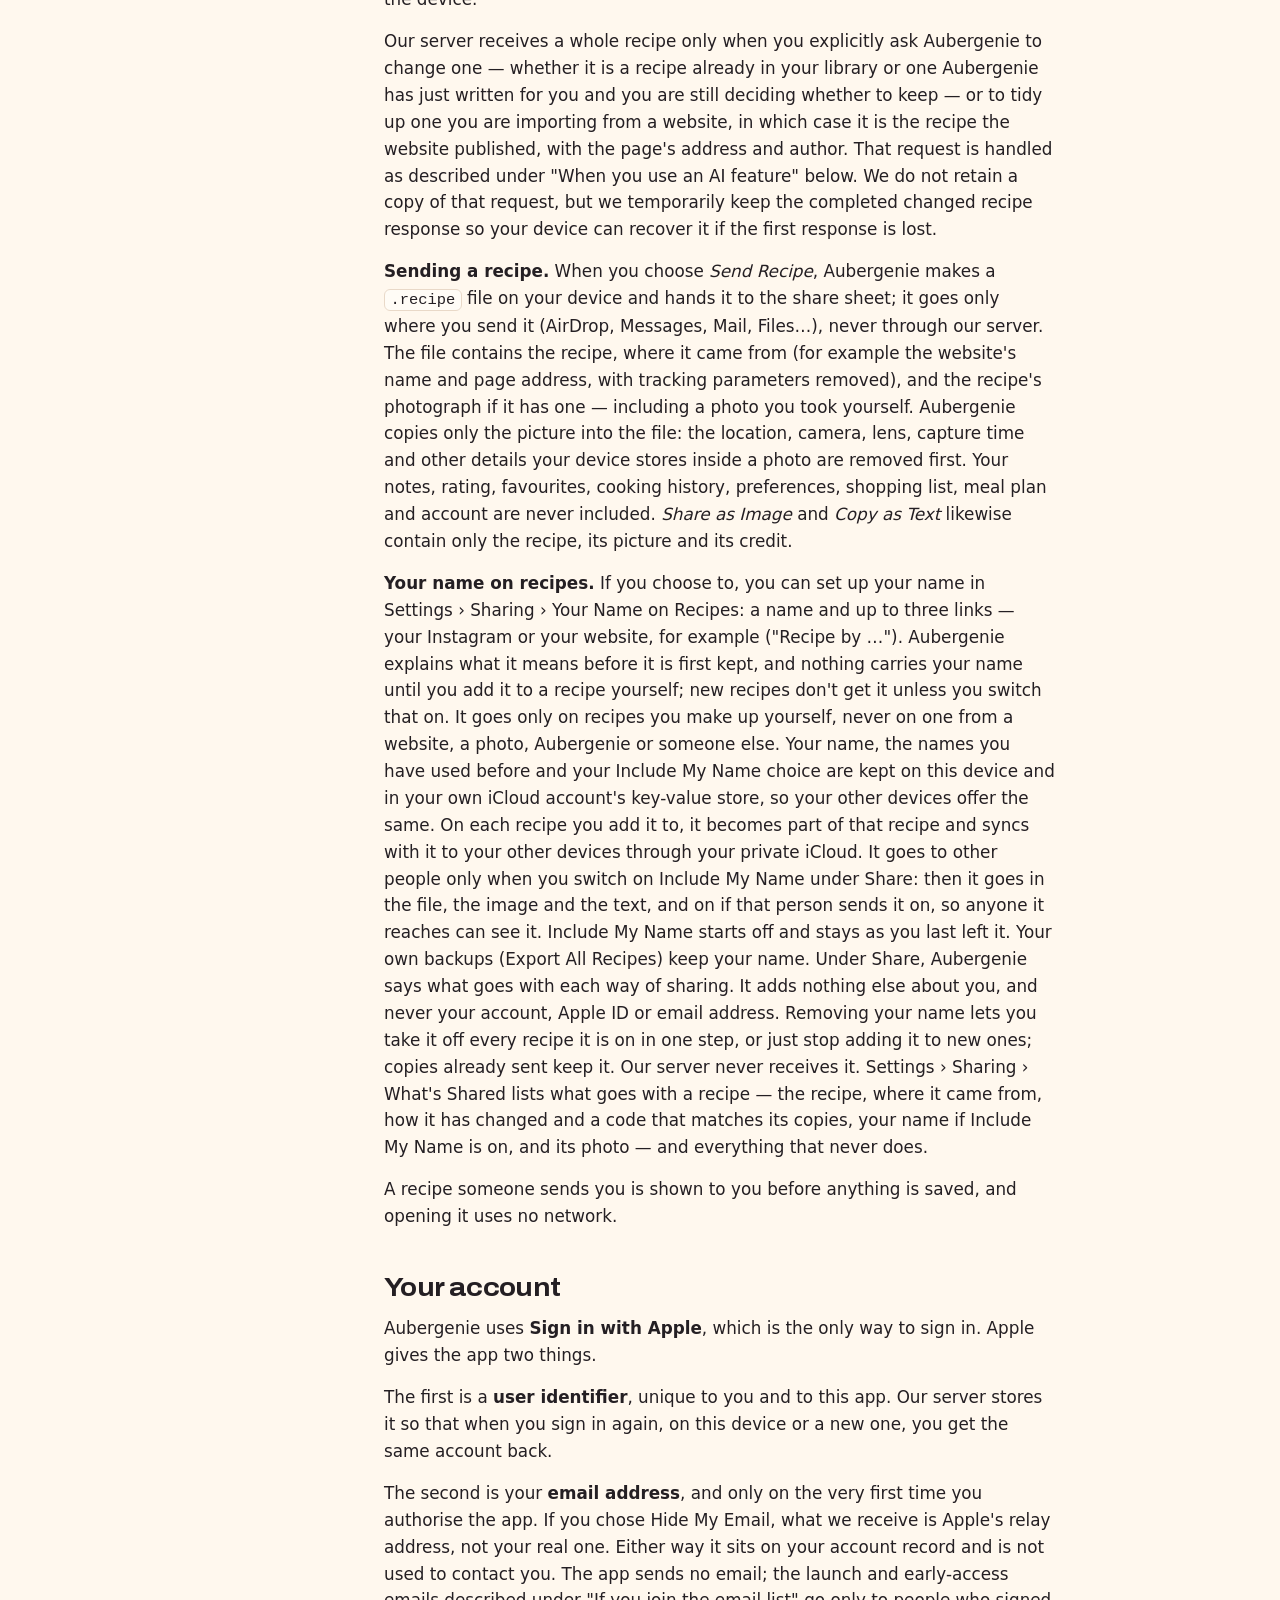
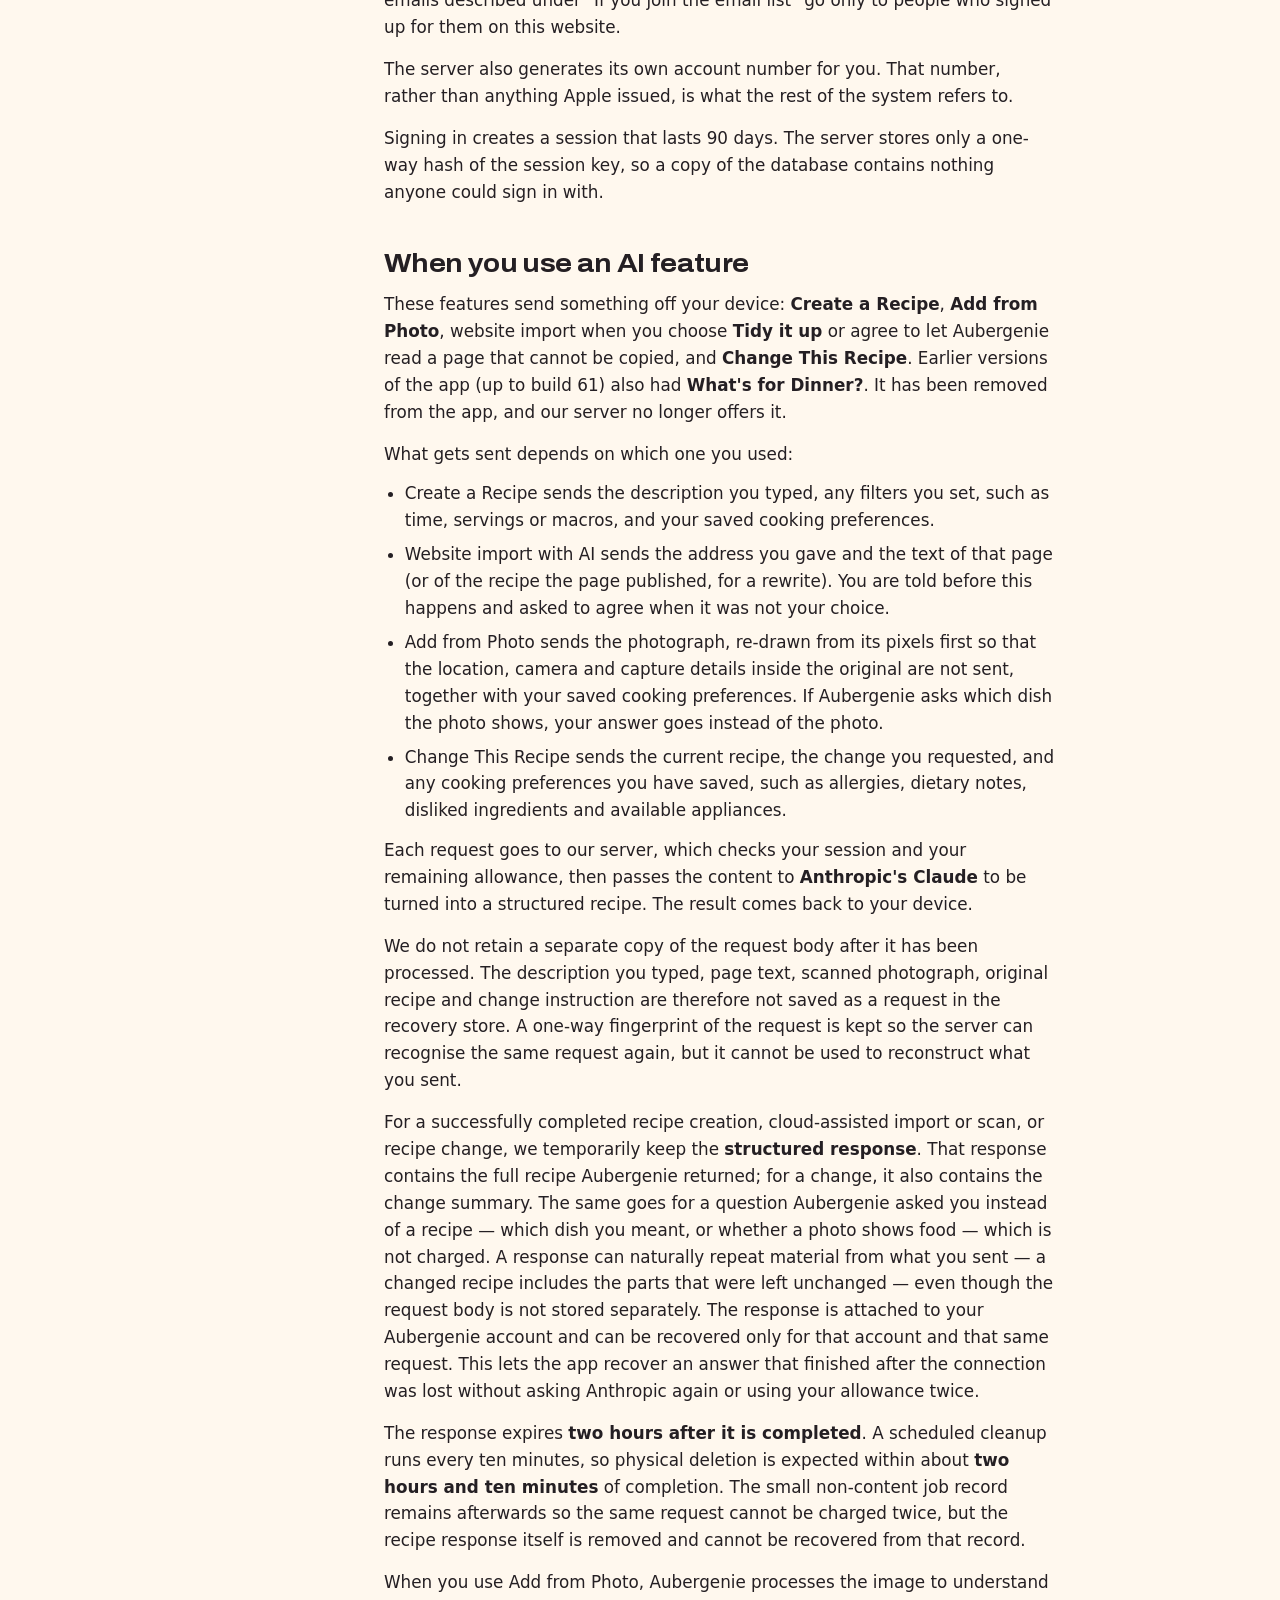
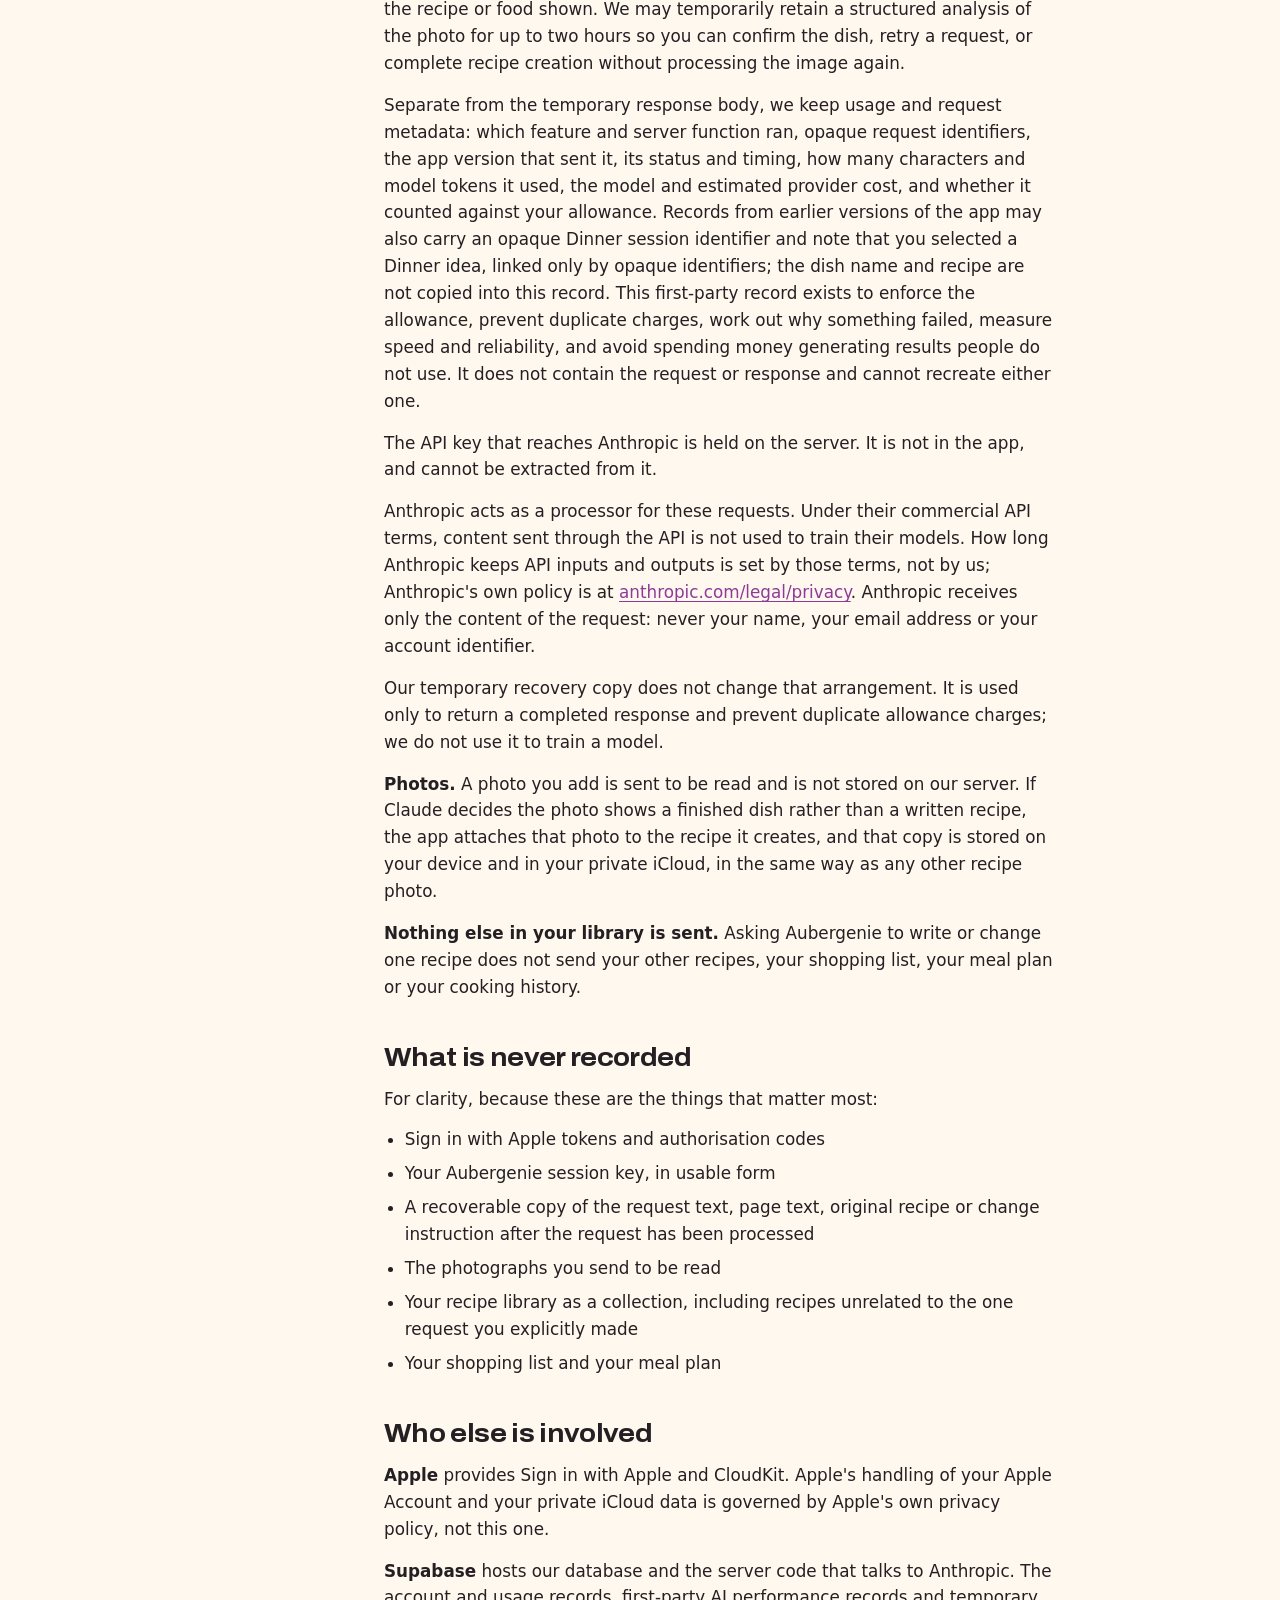
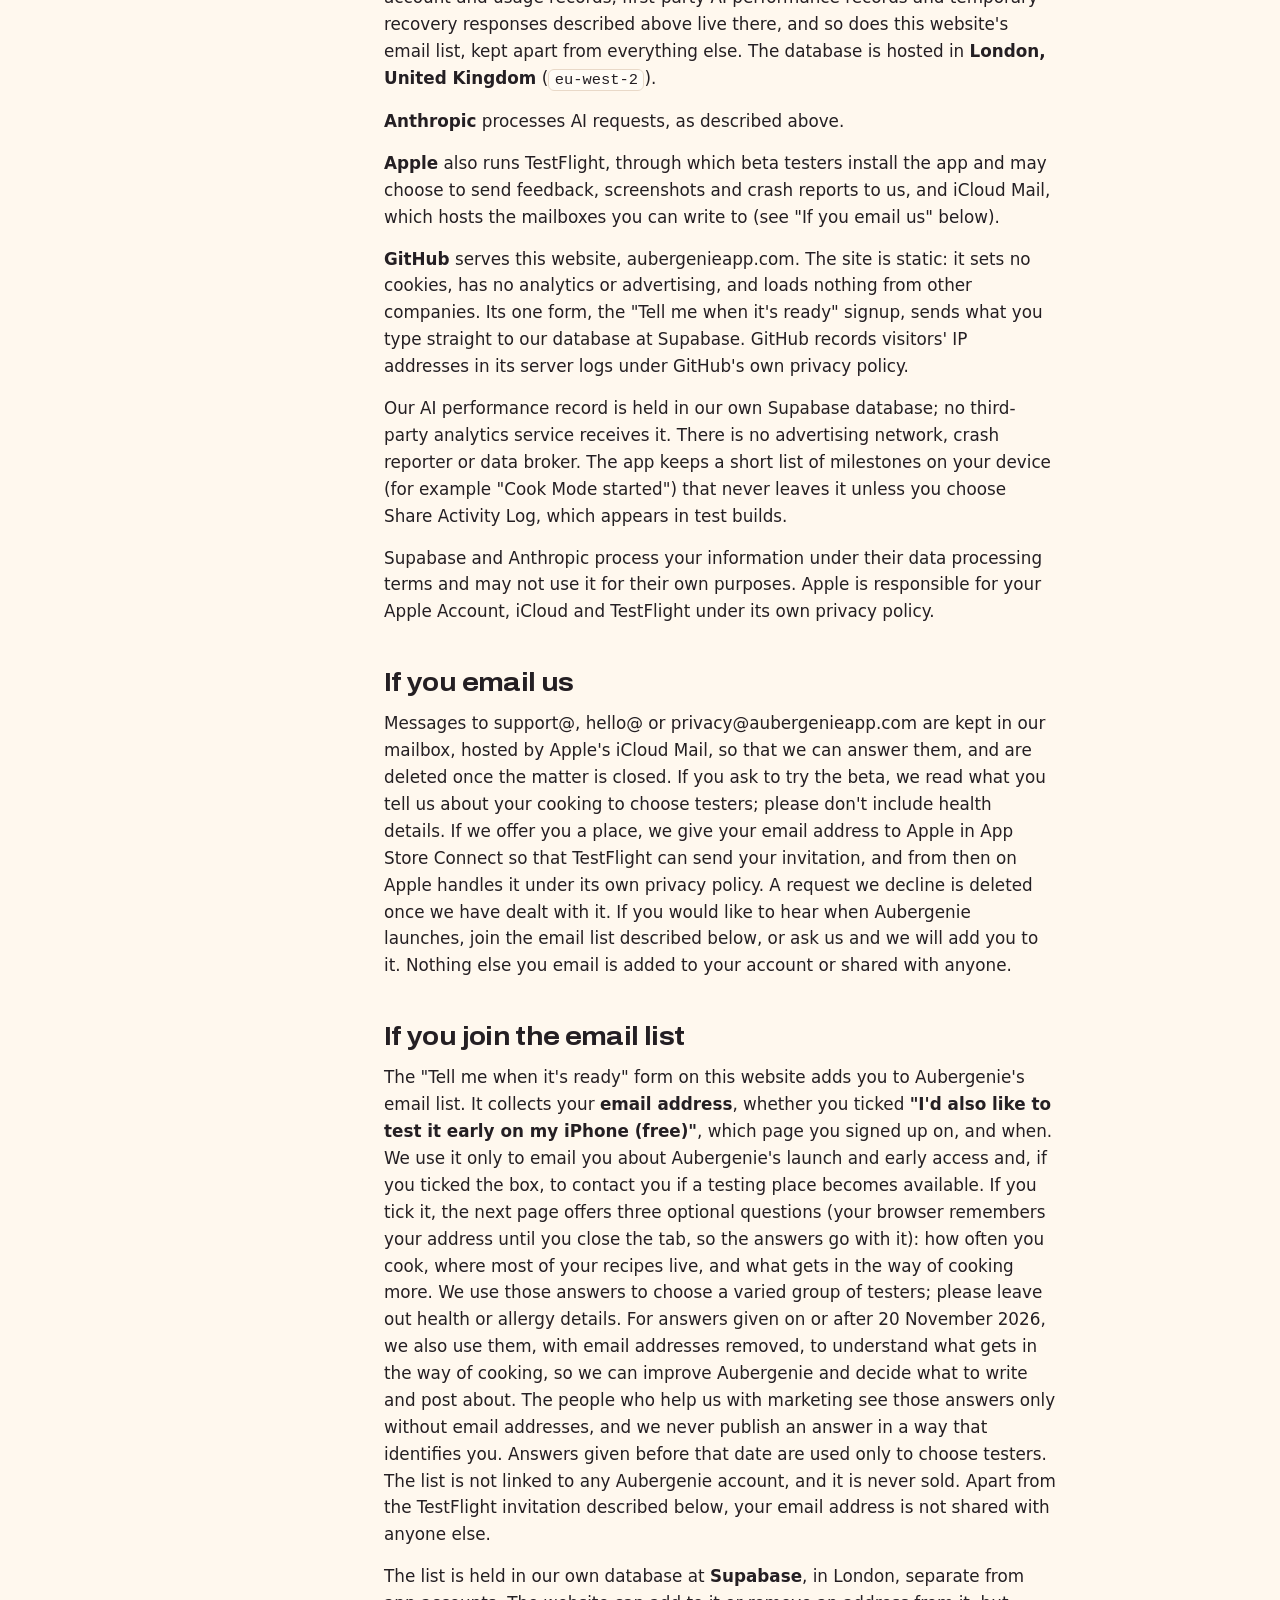
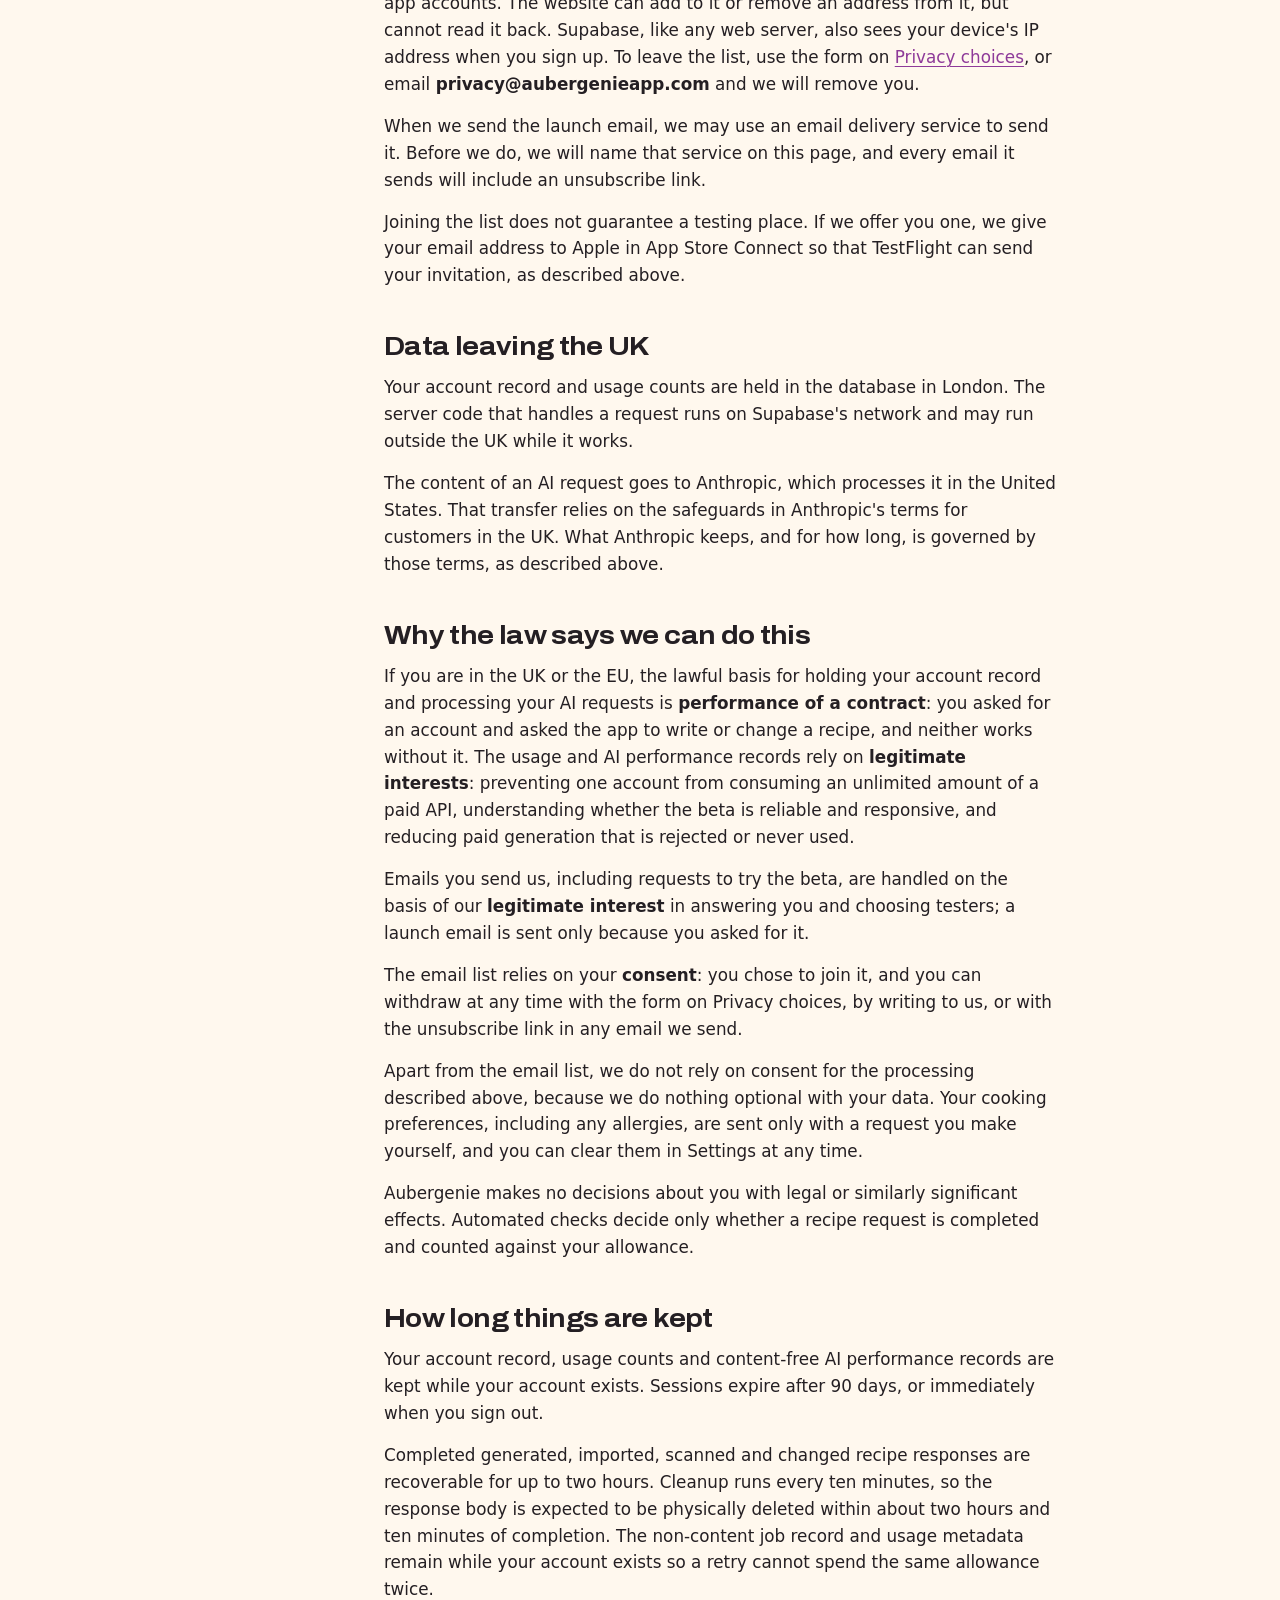
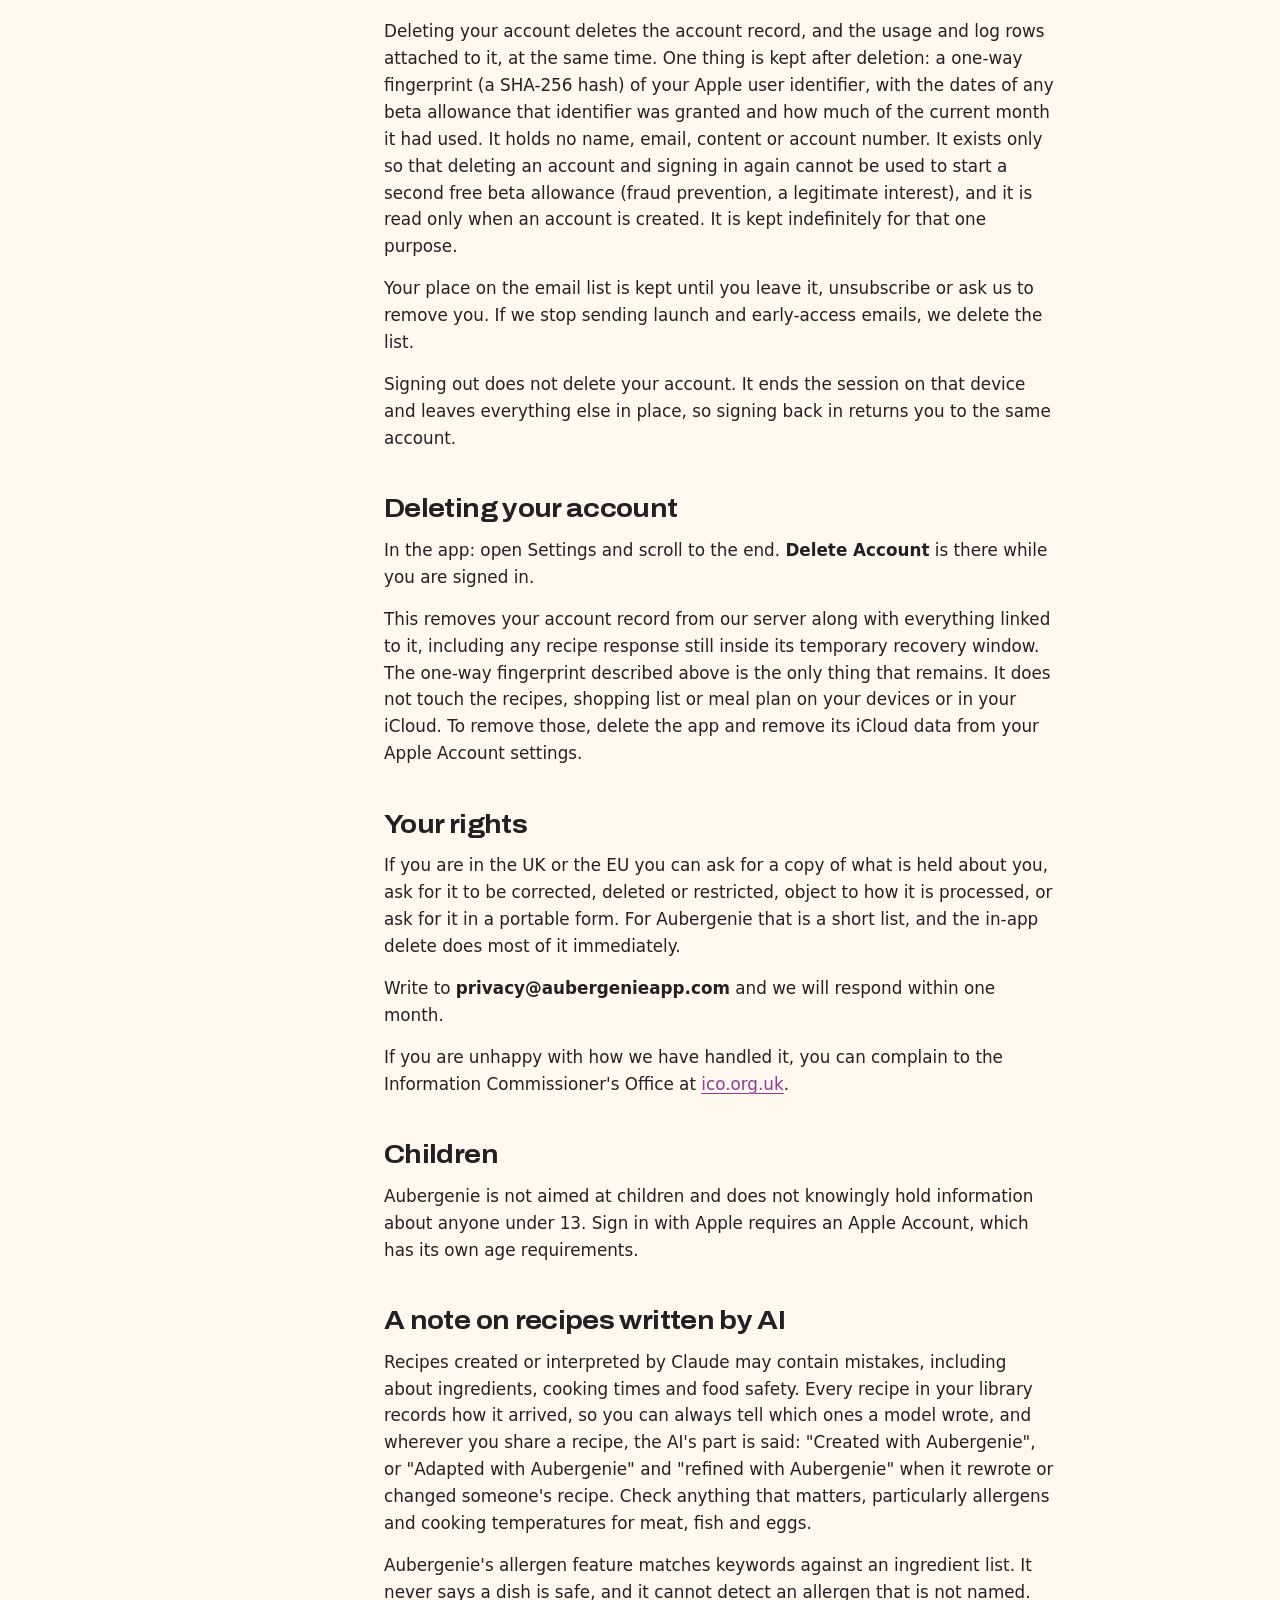
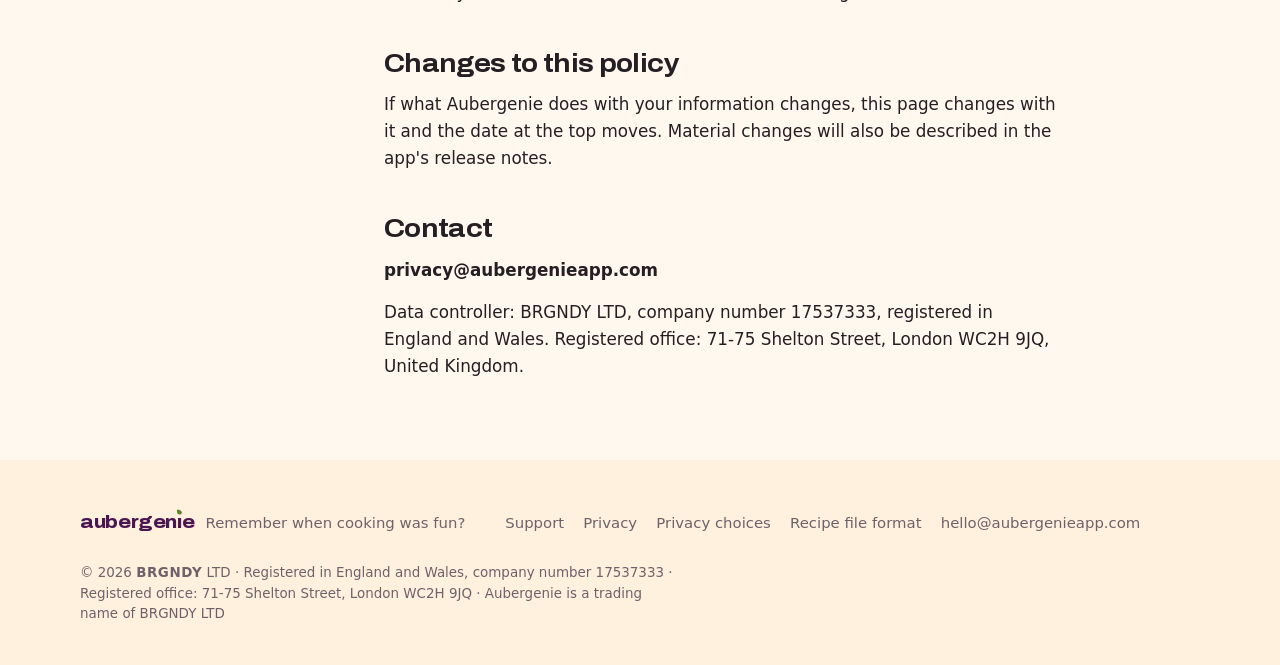
<file: privacy/index.html>
<!DOCTYPE html>
<html lang="en-GB">
<head>
<meta charset="utf-8">
<meta name="viewport" content="width=device-width, initial-scale=1, viewport-fit=cover">
<title>How Aubergenie handles your information · Aubergenie</title>
<meta name="description" content="How the Aubergenie app for iPhone, iPad and Mac handles your information.">
<link rel="canonical" href="https://aubergenieapp.com/privacy/">

<meta name="referrer" content="no-referrer">
<meta name="color-scheme" content="light dark">
<meta name="theme-color" content="#FFF8EE" media="(prefers-color-scheme: light)">
<meta name="theme-color" content="#16101A" media="(prefers-color-scheme: dark)">
<meta property="og:type" content="article">
<meta property="og:site_name" content="Aubergenie">
<meta property="og:title" content="How Aubergenie handles your information · Aubergenie">
<meta property="og:description" content="How the Aubergenie app for iPhone, iPad and Mac handles your information.">
<meta property="og:url" content="https://aubergenieapp.com/privacy/">
<meta property="og:image" content="https://aubergenieapp.com/static/images/og.jpg?v=3">
<meta property="og:image:width" content="1200">
<meta property="og:image:height" content="630">
<meta property="og:image:alt" content="Aubergenie: Remember when cooking was fun? Coming soon to iPhone, iPad and Mac.">
<meta property="og:locale" content="en_GB">
<meta name="twitter:card" content="summary_large_image">
<link rel="icon" href="/static/icons/icon-32.png?v=845df502" sizes="32x32" type="image/png">
<link rel="icon" href="/static/icons/icon-192.png?v=845df502" sizes="192x192" type="image/png">
<link rel="apple-touch-icon" href="/static/icons/icon-180.png">
<link rel="manifest" href="/site.webmanifest">
<link rel="preload" href="/static/fonts/archivo-variable-latin.woff2" as="font" type="font/woff2" crossorigin>
<link rel="stylesheet" href="/static/css/site.css?v=f1d834fdd0">
<link rel="stylesheet" href="/static/css/launch.css?v=42">
<script>(function(d){d.classList.add('js');try{d.classList.add(matchMedia('(prefers-reduced-motion: reduce)').matches?'still':'motion')}catch(e){d.classList.add('still')}setTimeout(function(){if(!d.classList.contains('js-ready')){d.classList.remove('motion');d.classList.add('still')}},4000)})(document.documentElement)</script>
</head>
<body class="page-document">
<a class="skip" href="#main">Skip to content</a>
<header class="site-header" data-header>
  <div class="wrap">
    <a class="brand" href="/" aria-label="Aubergenie home">
      <span class="wordmark" aria-hidden="true">aubergen<span class="wm-i">ı<svg viewBox="0 0 100 100"><path d="M50 2C78 20 92 48 84 78 78 96 56 100 40 90 14 74 10 36 50 2Z"/></svg></span>e</span>
    </a>
    <nav class="site-nav" aria-label="Site">
      <a href="/support/">Support</a>
      <a class="btn btn-small btn-fill header-cta" href="/#join" data-header-cta>Tell me when it's ready</a>
    </nav>
  </div>
</header>

<main id="main">
<article class="document wrap">
  <header class="page-head">
    <p class="eyebrow">Privacy Policy</p>
    <h1>How Aubergenie handles your information</h1>
    <p class="lede">Your recipes stay on your devices and in your own iCloud. Our server is involved only when you sign in or ask Aubergenie to write or change a recipe, and this page explains exactly what that means.</p>
    <p class="meta">Last updated 20 November 2026. The app's next update carries this policy; test builds from before the rename show it under the old name, Chef.</p>
  </header>
  <div class="document-grid">
    <div class="document-aside">
      <div class="callout">
  <p class="callout-title">Your choices</p>
  <ul>
    <li><a href="#deleting-your-account">Delete your Aubergenie account</a>: Settings, at the end, while signed in.</li>
    <li>Turn every AI feature off: the Aubergenie AI switch at the top of Settings.</li>
    <li><a href="/privacy/choices/#email-list">Leave the email list</a>: one step on Privacy choices, or email privacy@aubergenieapp.com.</li>
    <li><a href="/privacy/choices/">All privacy choices</a></li>
  </ul>
  <p>Questions: <a href="mailto:privacy@aubergenieapp.com">privacy@aubergenieapp.com</a></p>
</div>

      <nav class="contents" aria-label="Contents">
        <p class="contents-title">On this page</p>
        <div class="toc">
<ul>
<li><a href="#the-short-version">The short version</a></li>
<li><a href="#what-stays-on-your-device">What stays on your device</a></li>
<li><a href="#your-account">Your account</a></li>
<li><a href="#when-you-use-an-ai-feature">When you use an AI feature</a></li>
<li><a href="#what-is-never-recorded">What is never recorded</a></li>
<li><a href="#who-else-is-involved">Who else is involved</a></li>
<li><a href="#if-you-email-us">If you email us</a></li>
<li><a href="#email-list">If you join the email list</a></li>
<li><a href="#data-leaving-the-uk">Data leaving the UK</a></li>
<li><a href="#why-the-law-says-we-can-do-this">Why the law says we can do this</a></li>
<li><a href="#how-long-things-are-kept">How long things are kept</a></li>
<li><a href="#deleting-your-account">Deleting your account</a></li>
<li><a href="#your-rights">Your rights</a></li>
<li><a href="#children">Children</a></li>
<li><a href="#a-note-on-recipes-written-by-ai">A note on recipes written by AI</a></li>
<li><a href="#changes-to-this-policy">Changes to this policy</a></li>
<li><a href="#contact">Contact</a></li>
</ul>
</div>

      </nav>
    </div>
    <div class="prose">
      <p>Aubergenie is a recipe app for iPhone, iPad and Mac, published by <strong>BRGNDY
LTD</strong>, a company registered in England and Wales (company number 17537333).
BRGNDY LTD is the data controller for the information described here. This
policy explains what the app does with your information, in plain terms. It is
the policy referenced from the App Store listing and from Settings inside the
app.</p>
<p>Aubergenie was called Chef until October 2026, and until then it was published
by Nathan Thomas, who made it; BRGNDY LTD, his company, became its publisher and
the data controller in October 2026. Your account, your recipes and everything
described below carried over as they were.</p>
<h2 id="the-short-version">The short version</h2>
<p>Your recipes are yours and they stay on your devices. They sync between your
own devices through your private iCloud account, which we cannot read, and so do
your shopping list, your meal plan and your cooking preferences. Any unfinished
recipe stays on the device you started it on.</p>
<p>You can use Aubergenie without an account: adding recipes yourself, importing
recipes that websites publish, planning, shopping and cooking all happen on your
device. Our server is involved when you sign in and when you use one of the AI
features — and you can turn those off entirely with the <strong>Aubergenie AI</strong> switch
in Settings.
Our server holds an account and usage record so it knows whose allowance is
being used, and temporarily holds a completed recipe response when recovery is
available, as explained below. While you are signed in, the app also checks
your session with our server when it opens or comes back to the foreground;
that request carries only your session key and the app's version, nothing
about your recipes.</p>
<p>When you ask Aubergenie to create, read, rewrite or change a recipe, what you
sent goes to Anthropic to be turned into a recipe and comes back to your
device. We do not keep a copy of the request itself. To recover a successful
result if the connection drops, we temporarily keep the completed recipe
response in private, account-bound storage. It is recoverable for up to two
hours, and its scheduled physical deletion is normally completed within about
two hours and ten minutes.</p>
<p>There is no advertising, no tracking, and nothing is sold or shared with data
brokers.</p>
<hr />
<h2 id="what-stays-on-your-device">What stays on your device</h2>
<p>Saved recipes, photos you attach to them, and each recipe's cooking history,
rating and notes are stored on your device. If you have iCloud switched on,
these also sync through <strong>CloudKit</strong> to your own private iCloud database, so
they appear on your other Apple devices. That database belongs to your Apple
Account. We have no access to it and no way to read what is in it.</p>
<p>Your <strong>shopping list</strong> — the recipes you chose, the rows, what you ticked and
what you removed — is kept on this device and, when iCloud is on for
Aubergenie, also in your own iCloud account's key-value store, so the same list
appears on your other Apple devices signed into that account. Like your recipes,
it goes only to your own account: we have no access to it, and it never goes to
our server. With iCloud off for Aubergenie, the list stays on this device only.
The same key-value store carries one small note about the <strong>recipes Aubergenie
gave you</strong> on your first run: whether you were offered them, and the ids of the
ones you added, so your other devices know those recipes as ours and never add
a second set. Nothing about how you eat goes with it.</p>
<p>Your <strong>meal plan</strong> — the meals on each day, the food you have on hand and its
leftovers, your usual meals and saved weeks, and the planning settings you
choose (how many people you cook for, meals a day, training days, and any daily
calorie or protein target) — is kept the same way: on this device and, when
iCloud is on for Aubergenie, in your own iCloud account's key-value store, so
your other Apple devices show the same plan. The app works out its suggestions
on the device. The plan never goes to our server, and we have no access to it.
With iCloud off for Aubergenie, the plan stays on this device only.</p>
<p>Your <strong>cooking preferences</strong> (allergies, diet, dislikes, appliances, servings)
are kept the same way: on this device and, when iCloud is on for Aubergenie, in
your own iCloud account's key-value store, so Aubergenie keeps the same allergies
in mind on each of your Apple devices. They never go to our server as stored
data; they are sent with an AI request only as described below. With iCloud off
for Aubergenie, they stay on this device only.</p>
<p>Some things stay on this device only and never sync anywhere: other app
settings — except the signature you may choose to sign your recipes with,
which follows you to your other devices (see "Your name on recipes" below) —
and any <strong>unfinished recipe</strong> — one draft you were typing, or one recipe
Aubergenie made that you have not yet saved or discarded. The unfinished recipe
is kept in a protected file on the device, excluded from device backups, so an
interruption does not lose it; it is deleted when you save or discard it. A
recipe photo you took to be read is kept with it only so you can compare the
result, and is not attached to the saved recipe.</p>
<p>A <strong>recipe you delete</strong> is kept on the device you deleted it on for 30 days, in
protected files — with its photo, your notes and history, and its earlier
versions — so you can restore it from Settings › Your Recipes › Recently
Deleted. It is not synced, so a recipe deleted on another device is restored
there. It is then removed for good, or sooner if you delete it there. When you <strong>export your
recipes</strong>, Aubergenie writes the files on your device and hands them to the
share sheet; where they go is up to you, and they carry recipes and photos
only — never your notes, ratings or cooking history.</p>
<p><strong>Website import without AI.</strong> When you import a recipe that a website
publishes in a standard format and choose <em>Keep as written</em>, your device fetches
the page directly, as a browser would, and copies the recipe on the device.
Nothing goes to our server and no account is needed. The website sees an
ordinary request from your device. If the recipe has no nutrition information,
your device may estimate it with Apple's on-device model; that also stays on the
device.</p>
<p>Our server receives a whole recipe only when you explicitly ask Aubergenie to
change one — whether it is a recipe already in your library or one Aubergenie
has just written for you and you are still deciding whether to keep — or to
tidy up one you are importing from a website, in which case it is the recipe
the website published, with the page's address and author. That
request is handled as described under "When you use an AI feature" below. We do
not retain a copy of that request, but we temporarily keep the completed changed
recipe response so your device can recover it if the first response is lost.</p>
<p><strong>Sending a recipe.</strong> When you choose <em>Send Recipe</em>, Aubergenie makes a
<code>.recipe</code> file on your device and hands it to the share sheet; it goes only
where you send it (AirDrop, Messages, Mail, Files…), never through our server.
The file contains the recipe, where it came from (for example the website's name
and page address, with tracking parameters removed), and the recipe's
photograph if it has one — including a photo you took yourself. Aubergenie
copies only the picture into the file: the location, camera, lens, capture time
and other details your device stores inside a photo are removed first. Your
notes, rating, favourites, cooking history, preferences, shopping list, meal
plan and account are never included. <em>Share as Image</em> and <em>Copy as Text</em>
likewise contain only the recipe, its picture and its credit.</p>
<p><strong>Your name on recipes.</strong> If you choose to, you can set up your name in
Settings › Sharing › Your Name on Recipes: a name and up to three links — your
Instagram or your website, for example ("Recipe by …"). Aubergenie explains
what it means before it is first kept, and nothing carries your name until you
add it to a recipe yourself; new recipes don't get it unless you switch that
on. It goes only on recipes you make up yourself, never on one from a website,
a photo, Aubergenie or someone else. Your name, the names you have used before
and your Include My Name choice are kept on this device and in your own iCloud
account's key-value store, so your other devices offer the same. On each recipe
you add it to, it becomes part of that recipe and syncs with it to your other
devices through your private iCloud. It goes to other people only when you
switch on Include My Name under Share: then it goes in the file, the image and
the text, and on if that person sends it on, so anyone it reaches can see it.
Include My Name starts off and stays as you last left it. Your own backups
(Export All Recipes) keep your name. Under Share, Aubergenie says what goes with
each way of sharing. It adds nothing else about you, and never your account,
Apple ID or email address. Removing your name lets you take it off every recipe
it is on in one step, or just stop adding it to new ones; copies already sent
keep it. Our server never receives it. Settings › Sharing › What's Shared lists
what goes with a recipe — the recipe, where it came from, how it has changed
and a code that matches its copies, your name if Include My Name is on, and its
photo — and everything that never does.</p>
<p>A recipe someone sends you is shown to you before anything is saved, and
opening it uses no network.</p>
<h2 id="your-account">Your account</h2>
<p>Aubergenie uses <strong>Sign in with Apple</strong>, which is the only way to sign in. Apple
gives the app two things.</p>
<p>The first is a <strong>user identifier</strong>, unique to you and to this app. Our server
stores it so that when you sign in again, on this device or a new one, you get
the same account back.</p>
<p>The second is your <strong>email address</strong>, and only on the very first time you
authorise the app. If you chose Hide My Email, what we receive is Apple's relay
address, not your real one. Either way it sits on your account record and is
not used to contact you. The app sends no email; the launch and early-access
emails described under "If you join the email list" go only to people who
signed up for them on this website.</p>
<p>The server also generates its own account number for you. That number, rather
than anything Apple issued, is what the rest of the system refers to.</p>
<p>Signing in creates a session that lasts 90 days. The server stores only a
one-way hash of the session key, so a copy of the database contains nothing
anyone could sign in with.</p>
<h2 id="when-you-use-an-ai-feature">When you use an AI feature</h2>
<p>These features send something off your device: <strong>Create a Recipe</strong>, <strong>Add from
Photo</strong>, website import when you choose <strong>Tidy it up</strong> or agree to let
Aubergenie read a page that cannot be copied, and <strong>Change This Recipe</strong>.
Earlier versions of the app (up to build 61) also had <strong>What's for Dinner?</strong>. It
has been removed from the app, and our server no longer offers it.</p>
<p>What gets sent depends on which one you used:</p>
<ul>
<li>Create a Recipe sends the description you typed, any filters you set, such
  as time, servings or macros, and your saved cooking preferences.</li>
<li>Website import with AI sends the address you gave and the text of that page
  (or of the recipe the page published, for a rewrite). You are told before
  this happens and asked to agree when it was not your choice.</li>
<li>Add from Photo sends the photograph, re-drawn from its pixels first so that
  the location, camera and capture details inside the original are not sent,
  together with your saved cooking preferences. If Aubergenie asks which dish
  the photo shows, your answer goes instead of the photo.</li>
<li>Change This Recipe sends the current recipe, the change you requested, and
  any cooking preferences you have saved, such as allergies, dietary notes,
  disliked ingredients and available appliances.</li>
</ul>
<p>Each request goes to our server, which checks your session and your remaining
allowance, then passes the content to <strong>Anthropic's Claude</strong> to be turned
into a structured recipe. The result comes back to your device.</p>
<p>We do not retain a separate copy of the request body after it has been
processed. The description you typed, page text, scanned photograph, original
recipe and change instruction are therefore not saved as a request in the
recovery store. A one-way fingerprint of the request is kept so the server can
recognise the same request again, but it cannot be used to reconstruct what you
sent.</p>
<p>For a successfully completed recipe creation, cloud-assisted import or scan, or
recipe change, we temporarily keep the <strong>structured response</strong>. That response
contains the full recipe Aubergenie returned; for a change, it also contains the
change summary. The same goes for a question Aubergenie asked you instead of a
recipe — which dish you meant, or whether a photo shows food — which is not
charged. A response can naturally repeat material from what you sent — a
changed recipe includes the parts that were left unchanged — even though the
request body is not stored separately. The response is attached to your
Aubergenie account and can be recovered only for that account and that same
request. This lets the app recover an answer that finished after the connection
was lost without asking Anthropic again or using your allowance twice.</p>
<p>The response expires <strong>two hours after it is completed</strong>. A scheduled cleanup
runs every ten minutes, so physical deletion is expected within about <strong>two
hours and ten minutes</strong> of completion. The small non-content job record remains
afterwards so the same request cannot be charged twice, but the recipe response
itself is removed and cannot be recovered from that record.</p>
<p>When you use Add from Photo, Aubergenie processes the image to understand the
recipe or food shown. We may temporarily retain a structured analysis of the
photo for up to two hours so you can confirm the dish, retry a request, or
complete recipe creation without processing the image again.</p>
<p>Separate from the temporary response body, we keep usage and request
metadata: which feature and server function ran, opaque request identifiers,
the app version that sent it, its status and timing, how many characters and
model tokens it used, the model and estimated provider cost, and whether it
counted against your allowance. Records from earlier versions of the app may
also carry an opaque Dinner session identifier and note that you selected a
Dinner idea, linked only by opaque identifiers; the dish name and recipe are
not copied into this record. This first-party record exists to enforce the allowance, prevent
duplicate charges, work out why something failed, measure speed and reliability,
and avoid spending money generating results people do not use. It does not
contain the request or response and cannot recreate either one.</p>
<p>The API key that reaches Anthropic is held on the server. It is not in the app,
and cannot be extracted from it.</p>
<p>Anthropic acts as a processor for these requests. Under their commercial API
terms, content sent through the API is not used to train their models. How
long Anthropic keeps API inputs and outputs is set by those terms, not by us;
Anthropic's own policy is at
<a href="https://www.anthropic.com/legal/privacy">anthropic.com/legal/privacy</a>.
Anthropic receives only the content of the request: never your name, your
email address or your account identifier.</p>
<p>Our temporary recovery copy does not change that arrangement. It is used only
to return a completed response and prevent duplicate allowance charges; we do
not use it to train a model.</p>
<p><strong>Photos.</strong> A photo you add is sent to be read and is not stored on our server.
If Claude decides the photo shows a finished dish rather than a written recipe,
the app attaches that photo to the recipe it creates, and that copy is stored on
your device and in your private iCloud, in the same way as any other recipe
photo.</p>
<p><strong>Nothing else in your library is sent.</strong> Asking Aubergenie to write or change
one recipe does not send your other recipes, your shopping list, your meal plan
or your cooking history.</p>
<h2 id="what-is-never-recorded">What is never recorded</h2>
<p>For clarity, because these are the things that matter most:</p>
<ul>
<li>Sign in with Apple tokens and authorisation codes</li>
<li>Your Aubergenie session key, in usable form</li>
<li>A recoverable copy of the request text, page text, original recipe or change
  instruction after the request has been processed</li>
<li>The photographs you send to be read</li>
<li>Your recipe library as a collection, including recipes unrelated to the one
  request you explicitly made</li>
<li>Your shopping list and your meal plan</li>
</ul>
<h2 id="who-else-is-involved">Who else is involved</h2>
<p><strong>Apple</strong> provides Sign in with Apple and CloudKit. Apple's handling of your
Apple Account and your private iCloud data is governed by Apple's own privacy
policy, not this one.</p>
<p><strong>Supabase</strong> hosts our database and the server code that talks to Anthropic.
The account and usage records, first-party AI performance records and
temporary recovery responses described above live there, and so does this
website's email list, kept apart from everything else. The
database is hosted in <strong>London, United
Kingdom</strong> (<code>eu-west-2</code>).</p>
<p><strong>Anthropic</strong> processes AI requests, as described above.</p>
<p><strong>Apple</strong> also runs TestFlight, through which beta testers install the app
and may choose to send feedback, screenshots and crash reports to us, and
iCloud Mail, which hosts the mailboxes you can write to (see "If you email
us" below).</p>
<p><strong>GitHub</strong> serves this website, aubergenieapp.com. The site is static: it sets
no cookies, has no analytics or advertising, and loads nothing from other
companies. Its one form, the "Tell me when it's ready" signup, sends what you type
straight to our database at Supabase. GitHub records visitors' IP addresses in its server logs
under GitHub's own privacy policy.</p>
<p>Our AI performance record is held in our own Supabase database; no third-party
analytics service receives it. There is no advertising network, crash reporter
or data broker. The app keeps a short list of milestones on your device (for
example "Cook Mode started") that never leaves it unless you choose Share
Activity Log, which appears in test builds.</p>
<p>Supabase and Anthropic process your information under their data processing
terms and may not use it for their own purposes. Apple is responsible for your
Apple Account, iCloud and TestFlight under its own privacy policy.</p>
<h2 id="if-you-email-us">If you email us</h2>
<p>Messages to support@, hello@ or privacy@aubergenieapp.com are kept in our
mailbox, hosted by Apple's iCloud Mail, so that we can answer them, and are
deleted once the matter is closed. If you ask to try the beta, we read what
you tell us about your cooking to choose testers; please don't include
health details. If we offer you a place, we give your
email address to Apple in App Store Connect so that TestFlight can send your
invitation, and from then on Apple handles it under its own privacy policy. A
request we decline is deleted once we have dealt with it. If you would like to hear
when Aubergenie launches, join the email list described below, or ask us and
we will add you to it. Nothing else you email is added to your account or
shared with anyone.</p>
<h2 id="email-list">If you join the email list</h2>
<p>The "Tell me when it's ready" form on this website adds you to Aubergenie's email list.
It collects your <strong>email address</strong>, whether you ticked <strong>"I'd also like to test it early on
my iPhone (free)"</strong>, which page you signed up on, and when.
We use it only to email you about Aubergenie's launch and early access and, if
you ticked the box, to contact you if a testing place becomes available.
If you tick it, the next page offers three optional questions (your browser
remembers your address until you close the tab, so the answers go with it): how often you
cook, where most of your recipes live, and what gets in the way of cooking
more. We use those answers to choose a varied group of testers; please
leave out health or allergy details. For answers given on or after 20 November
2026, we also use them, with email addresses removed, to understand what gets in
the way of cooking, so we can improve Aubergenie and decide what to write and
post about. The people who help us with marketing see those answers only without
email addresses, and we never publish an answer in a way that identifies you.
Answers given before that date are used only to choose testers. The list is
not linked to any Aubergenie account, and it is never sold. Apart from the
TestFlight invitation described below, your email address is not shared with
anyone else.</p>
<p>The list is held in our own database at <strong>Supabase</strong>, in London, separate
from app accounts. The website can add to it or remove an address from it, but
cannot read it back. Supabase, like any web server, also sees your device's IP
address when you sign up. To leave the list, use the form on
<a href="/privacy/choices/#email-list">Privacy choices</a>, or email
<strong>privacy@aubergenieapp.com</strong> and we will remove you.</p>
<p>When we send the launch email, we may use an email delivery service to send
it. Before we do, we will name that service on this page, and every email it
sends will include an unsubscribe link.</p>
<p>Joining the list does not guarantee a testing place. If we offer you one, we
give your email address to Apple in App Store Connect so that TestFlight can
send your invitation, as described above.</p>
<h2 id="data-leaving-the-uk">Data leaving the UK</h2>
<p>Your account record and usage counts are held in the database in London. The
server code that handles a request runs on Supabase's network and may run
outside the UK while it works.</p>
<p>The content of an AI request goes to Anthropic, which processes it in the
United States. That transfer relies on the safeguards in Anthropic's terms for
customers in the UK. What Anthropic keeps, and for how long, is governed by
those terms, as described above.</p>
<h2 id="why-the-law-says-we-can-do-this">Why the law says we can do this</h2>
<p>If you are in the UK or the EU, the lawful basis for holding your account record
and processing your AI requests is <strong>performance of a contract</strong>: you asked for
an account and asked the app to write or change a recipe, and neither works
without it. The usage and AI performance records rely on <strong>legitimate
interests</strong>: preventing one account from consuming an unlimited amount of a
paid API, understanding whether the beta is reliable and responsive, and
reducing paid generation that is rejected or never used.</p>
<p>Emails you send us, including requests to try the beta, are handled on the
basis of our <strong>legitimate interest</strong> in answering you and choosing testers; a
launch email is sent only because you asked for it.</p>
<p>The email list relies on your <strong>consent</strong>: you chose to join it, and you can
withdraw at any time with the form on Privacy choices, by writing to us, or with
the unsubscribe link in any email we send.</p>
<p>Apart from the email list, we do not rely on consent for the processing
described above, because we do nothing optional with your data. Your cooking preferences, including any
allergies, are sent only with a request you make yourself, and you can clear
them in Settings at any time.</p>
<p>Aubergenie makes no decisions about you with legal or similarly significant
effects. Automated checks decide only whether a recipe request is completed
and counted against your allowance.</p>
<h2 id="how-long-things-are-kept">How long things are kept</h2>
<p>Your account record, usage counts and content-free AI performance records are
kept while your account exists.
Sessions expire after 90 days, or immediately when you sign out.</p>
<p>Completed generated, imported, scanned and changed recipe responses are
recoverable for up to two hours. Cleanup runs every ten minutes, so the response
body is expected to be physically deleted within about two hours and ten
minutes of completion. The non-content job record and usage metadata remain
while your account exists so a retry cannot spend the same allowance twice.</p>
<p>Deleting your account deletes the account record, and the usage and log rows
attached to it, at the same time. One thing is kept after deletion: a one-way
fingerprint (a SHA-256 hash) of your Apple user identifier, with the dates of
any beta allowance that identifier was granted and how much of the current
month it had used. It holds no name, email, content or account number. It
exists only so that deleting an account and signing in again cannot be used to
start a second free beta allowance (fraud prevention, a legitimate interest),
and it is read only when an account is created. It is kept indefinitely for
that one purpose.</p>
<p>Your place on the email list is kept until you leave it, unsubscribe or ask us
to remove you. If we stop sending launch and early-access emails, we delete the
list.</p>
<p>Signing out does not delete your account. It ends the session on that device and
leaves everything else in place, so signing back in returns you to the same
account.</p>
<h2 id="deleting-your-account">Deleting your account</h2>
<p>In the app: open Settings and scroll to the end. <strong>Delete Account</strong> is there
while you are signed in.</p>
<p>This removes your account record from our server along with everything linked
to it, including any recipe response still inside its temporary recovery window.
The one-way fingerprint described above is the only thing that remains.
It does not touch the recipes, shopping list or meal plan on your devices or in
your iCloud. To remove those, delete the app and remove its iCloud data from
your Apple Account settings.</p>
<h2 id="your-rights">Your rights</h2>
<p>If you are in the UK or the EU you can ask for a copy of what is held about you,
ask for it to be corrected, deleted or restricted, object to how it is
processed, or ask for it in a portable form. For Aubergenie that is a short
list, and the in-app delete does most of it immediately.</p>
<p>Write to <strong>privacy@aubergenieapp.com</strong> and we will respond within one month.</p>
<p>If you are unhappy with how we have handled it, you can complain to the
Information Commissioner's Office at <a href="https://ico.org.uk">ico.org.uk</a>.</p>
<h2 id="children">Children</h2>
<p>Aubergenie is not aimed at children and does not knowingly hold information
about anyone under 13. Sign in with Apple requires an Apple Account, which has
its own age requirements.</p>
<h2 id="a-note-on-recipes-written-by-ai">A note on recipes written by AI</h2>
<p>Recipes created or interpreted by Claude may contain mistakes, including about
ingredients, cooking times and food safety. Every recipe in your library records
how it arrived, so you can always tell which ones a model wrote, and wherever
you share a recipe, the AI's part is said: "Created with Aubergenie", or
"Adapted with Aubergenie" and "refined with Aubergenie" when it rewrote or
changed someone's recipe. Check anything that matters, particularly allergens
and cooking temperatures for meat, fish and eggs.</p>
<p>Aubergenie's allergen feature matches keywords against an ingredient list. It
never says a dish is safe, and it cannot detect an allergen that is not named.</p>
<h2 id="changes-to-this-policy">Changes to this policy</h2>
<p>If what Aubergenie does with your information changes, this page changes with
it and the date at the top moves. Material changes will also be described in
the app's release notes.</p>
<h2 id="contact">Contact</h2>
<p><strong>privacy@aubergenieapp.com</strong></p>
<p>Data controller: BRGNDY LTD, company number 17537333, registered in England and
Wales. Registered office: 71-75 Shelton Street, London WC2H 9JQ, United Kingdom.</p>
    </div>
  </div>
</article>

</main>

<footer class="site-footer">
  <div class="wrap">
    <div class="footer-brand">
      <span class="wordmark wordmark-small" aria-hidden="true">aubergen<span class="wm-i">ı<svg viewBox="0 0 100 100"><path d="M50 2C78 20 92 48 84 78 78 96 56 100 40 90 14 74 10 36 50 2Z"/></svg></span>e</span><span class="sr-only">Aubergenie</span>
      <span class="footer-tag">Remember when cooking was fun?</span>
    </div>
    <nav class="footer-nav" aria-label="Legal and support">
      <a href="/support/">Support</a>
      <a href="/privacy/">Privacy</a>
      <a href="/privacy/choices/">Privacy choices</a>
      <a href="/recipe/">Recipe file format</a>
      <a href="mailto:hello@aubergenieapp.com">hello@aubergenieapp.com</a>
    </nav>
    <p class="footer-legal">© 2026 <span class="brgndy">BRGNDY</span> LTD · Registered in England and Wales, company number 17537333 · Registered office: 71-75 Shelton Street, London WC2H 9JQ · Aubergenie is a trading name of BRGNDY LTD</p>
  </div>
</footer>
<script src="/static/js/site.js?v=5" defer></script>
</body>
</html>
</file>
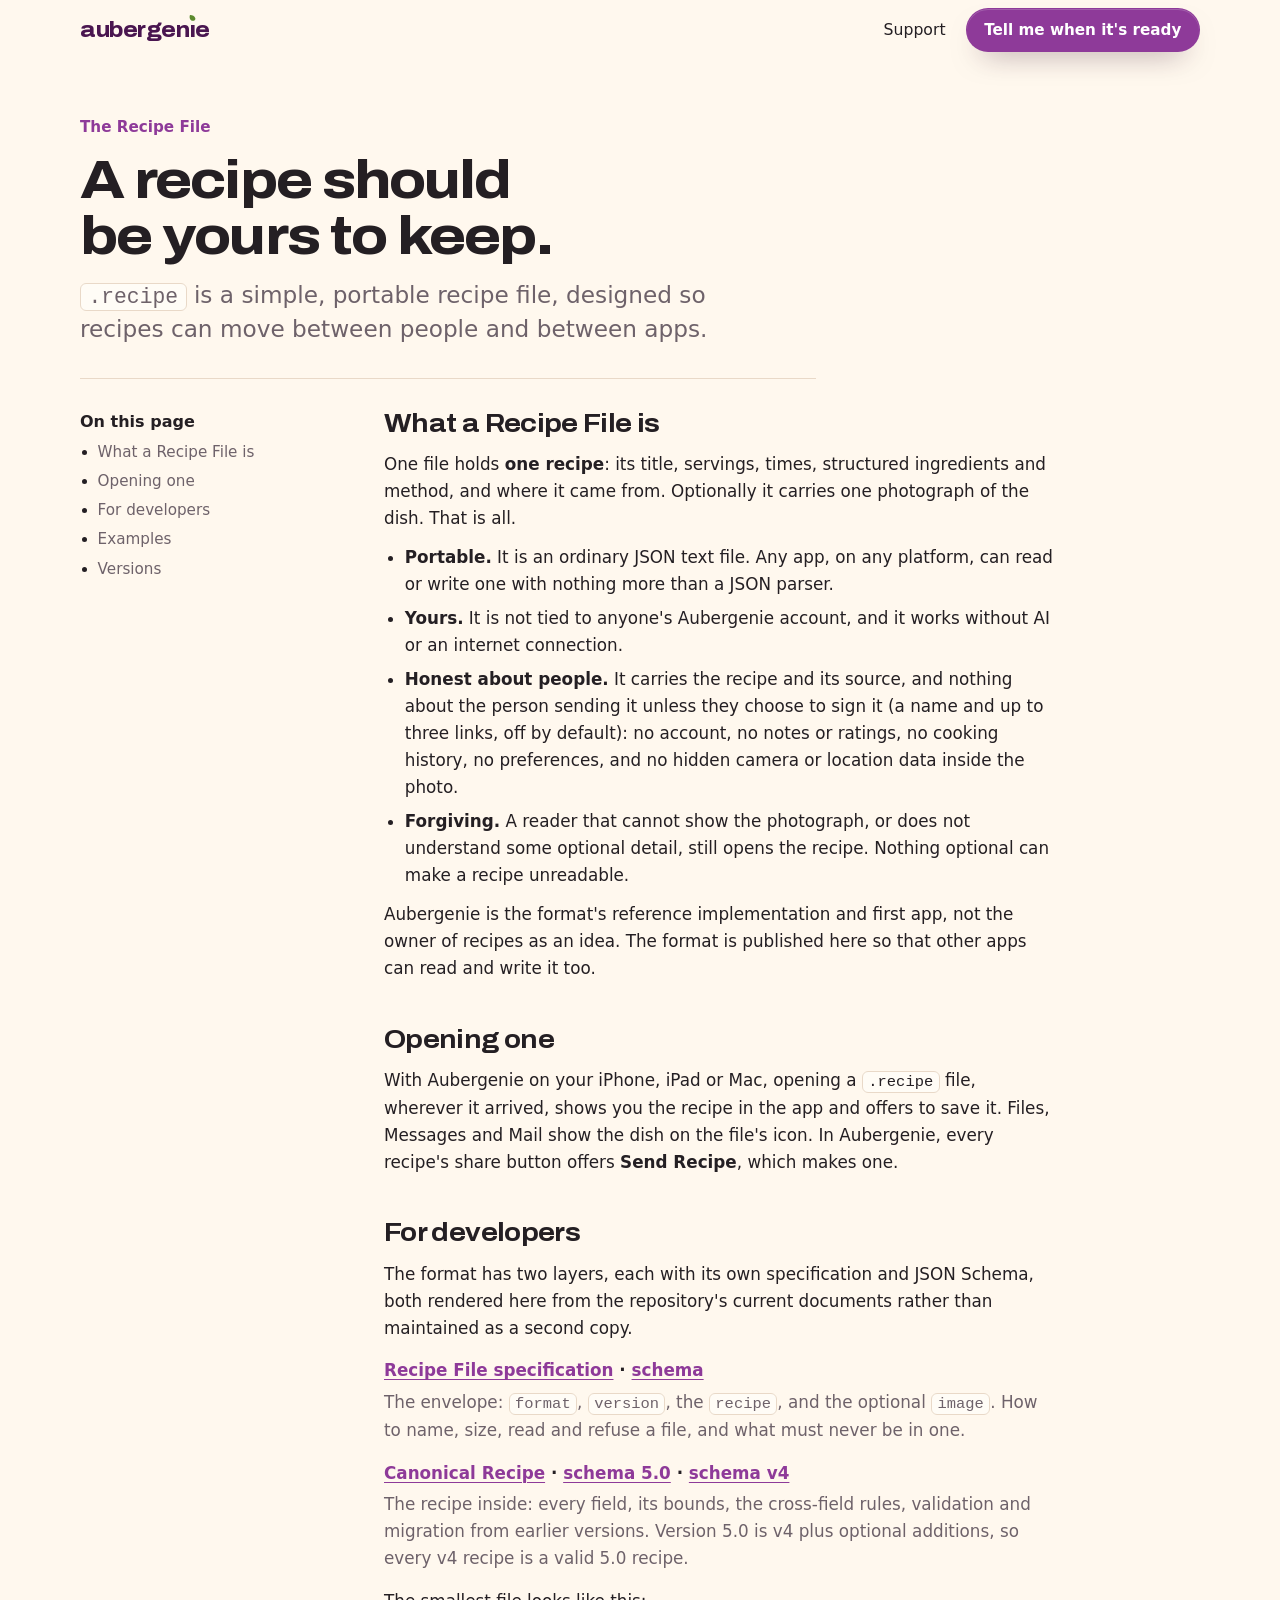
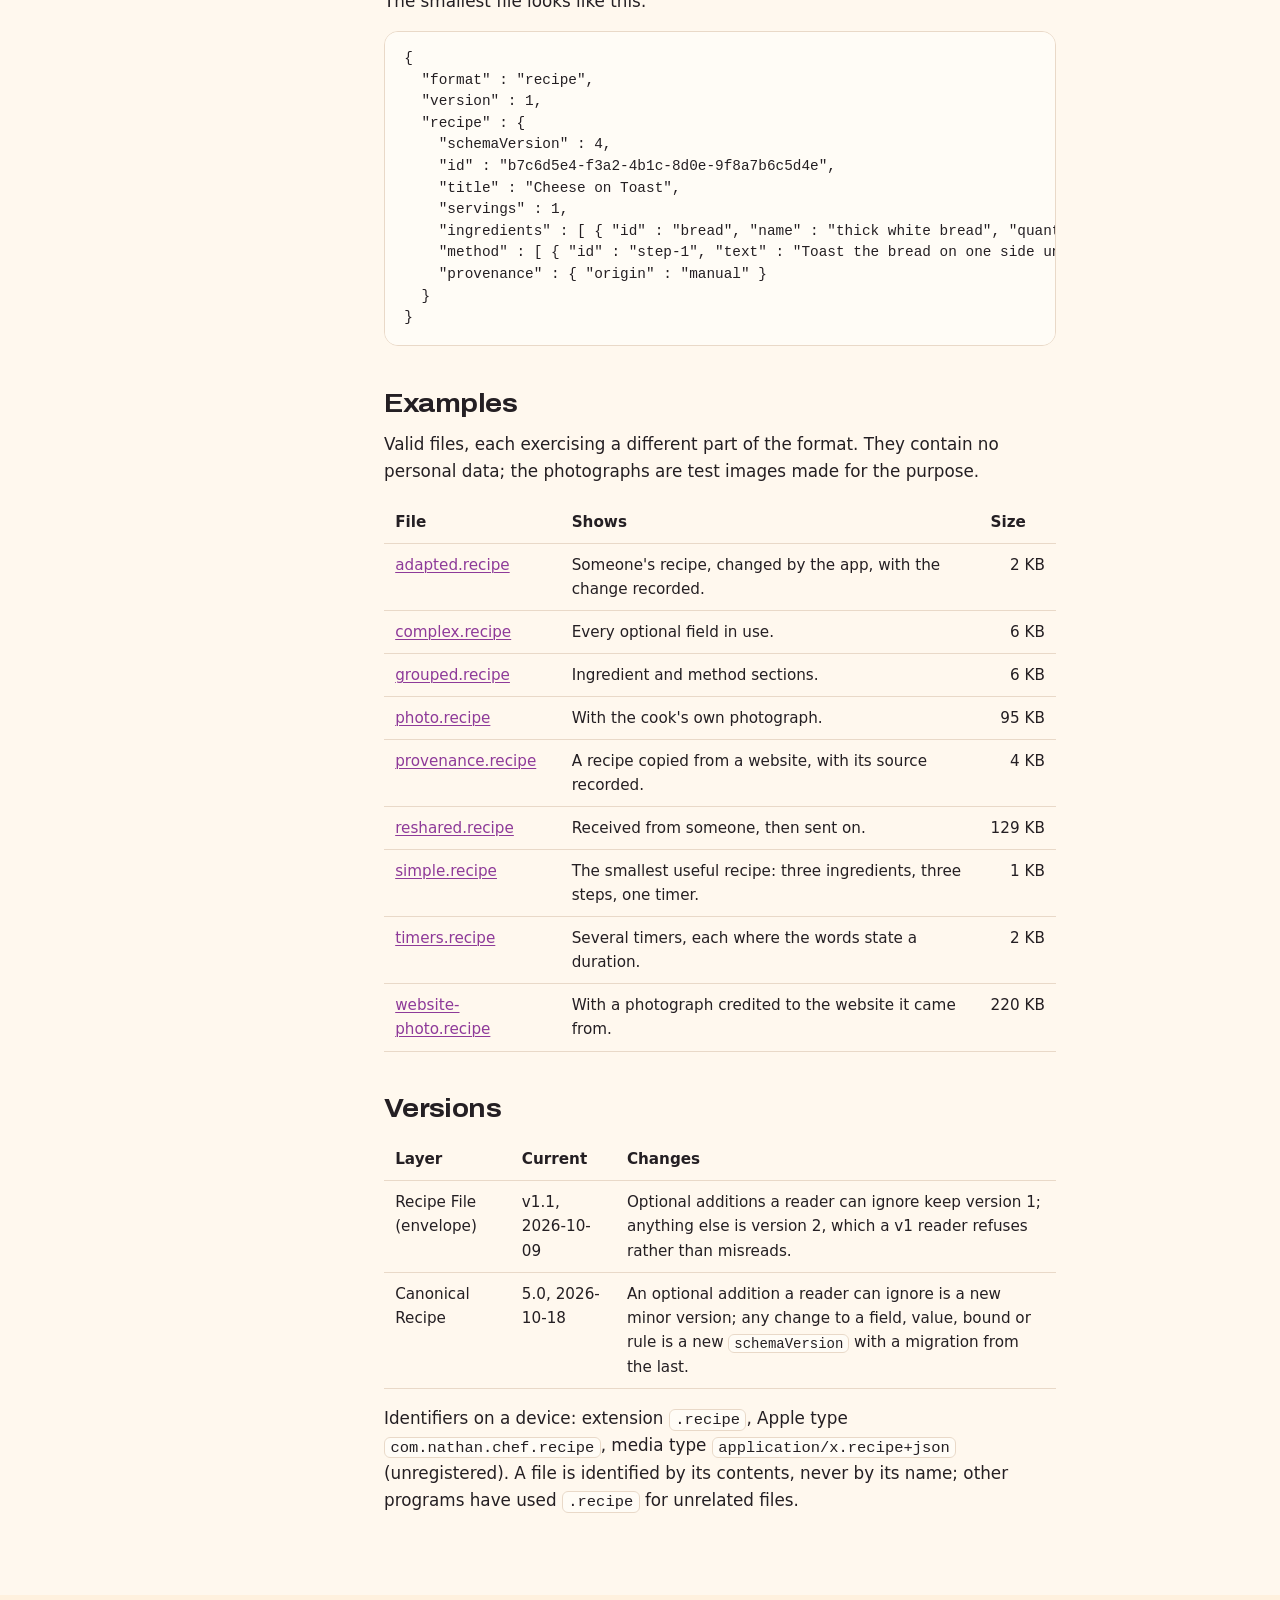
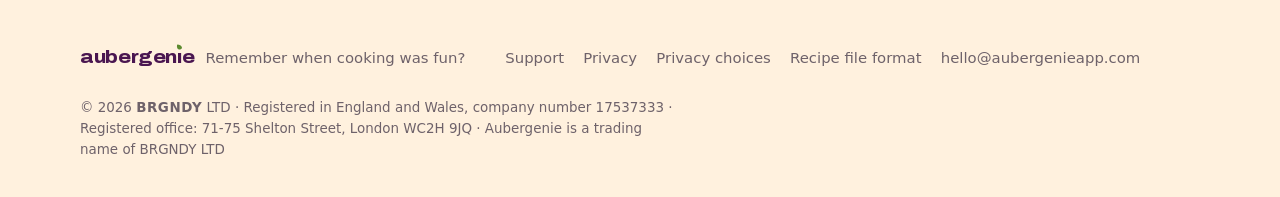
<file: recipe/index.html>
<!DOCTYPE html>
<html lang="en-GB">
<head>
<meta charset="utf-8">
<meta name="viewport" content="width=device-width, initial-scale=1, viewport-fit=cover">
<title>The Recipe File · Aubergenie</title>
<meta name="description" content="A simple, portable .recipe file so recipes can move between people and apps.">
<link rel="canonical" href="https://aubergenieapp.com/recipe/">

<meta name="referrer" content="no-referrer">
<meta name="color-scheme" content="light dark">
<meta name="theme-color" content="#FFF8EE" media="(prefers-color-scheme: light)">
<meta name="theme-color" content="#16101A" media="(prefers-color-scheme: dark)">
<meta property="og:type" content="website">
<meta property="og:site_name" content="Aubergenie">
<meta property="og:title" content="The Recipe File · Aubergenie">
<meta property="og:description" content="A simple, portable .recipe file so recipes can move between people and apps.">
<meta property="og:url" content="https://aubergenieapp.com/recipe/">
<meta property="og:image" content="https://aubergenieapp.com/static/images/og.jpg?v=3">
<meta property="og:image:width" content="1200">
<meta property="og:image:height" content="630">
<meta property="og:image:alt" content="Aubergenie: Remember when cooking was fun? Coming soon to iPhone, iPad and Mac.">
<meta property="og:locale" content="en_GB">
<meta name="twitter:card" content="summary_large_image">
<link rel="icon" href="/static/icons/icon-32.png?v=845df502" sizes="32x32" type="image/png">
<link rel="icon" href="/static/icons/icon-192.png?v=845df502" sizes="192x192" type="image/png">
<link rel="apple-touch-icon" href="/static/icons/icon-180.png">
<link rel="manifest" href="/site.webmanifest">
<link rel="preload" href="/static/fonts/archivo-variable-latin.woff2" as="font" type="font/woff2" crossorigin>
<link rel="stylesheet" href="/static/css/site.css?v=f1d834fdd0">
<link rel="stylesheet" href="/static/css/launch.css?v=42">
<script>(function(d){d.classList.add('js');try{d.classList.add(matchMedia('(prefers-reduced-motion: reduce)').matches?'still':'motion')}catch(e){d.classList.add('still')}setTimeout(function(){if(!d.classList.contains('js-ready')){d.classList.remove('motion');d.classList.add('still')}},4000)})(document.documentElement)</script>
</head>
<body class="page-document">
<a class="skip" href="#main">Skip to content</a>
<header class="site-header" data-header>
  <div class="wrap">
    <a class="brand" href="/" aria-label="Aubergenie home">
      <span class="wordmark" aria-hidden="true">aubergen<span class="wm-i">ı<svg viewBox="0 0 100 100"><path d="M50 2C78 20 92 48 84 78 78 96 56 100 40 90 14 74 10 36 50 2Z"/></svg></span>e</span>
    </a>
    <nav class="site-nav" aria-label="Site">
      <a href="/support/">Support</a>
      <a class="btn btn-small btn-fill header-cta" href="/#join" data-header-cta>Tell me when it's ready</a>
    </nav>
  </div>
</header>

<main id="main">
<article class="document wrap">
  <header class="page-head">
    <p class="eyebrow">The Recipe File</p>
    <h1>A recipe should be yours to keep.</h1>
    <p class="lede"><code>.recipe</code> is a simple, portable recipe file, designed so recipes can move between people and between apps.</p>
  </header>

  <div class="document-grid">
    <div class="document-aside">
      <nav class="contents" aria-label="Contents">
        <p class="contents-title">On this page</p>
        <ul>
          <li><a href="#what">What a Recipe File is</a></li>
          <li><a href="#open">Opening one</a></li>
          <li><a href="#developers">For developers</a></li>
          <li><a href="#examples">Examples</a></li>
          <li><a href="#versions">Versions</a></li>
        </ul>
      </nav>
    </div>

    <div class="prose">
      <h2 id="what">What a Recipe File is</h2>
      <p>One file holds <strong>one recipe</strong>: its title, servings, times, structured ingredients and method, and where it came from. Optionally it carries one photograph of the dish. That is all.</p>
      <ul>
        <li><strong>Portable.</strong> It is an ordinary JSON text file. Any app, on any platform, can read or write one with nothing more than a JSON parser.</li>
        <li><strong>Yours.</strong> It is not tied to anyone's Aubergenie account, and it works without AI or an internet connection.</li>
        <li><strong>Honest about people.</strong> It carries the recipe and its source, and nothing about the person sending it unless they choose to sign it (a name and up to three links, off by default): no account, no notes or ratings, no cooking history, no preferences, and no hidden camera or location data inside the photo.</li>
        <li><strong>Forgiving.</strong> A reader that cannot show the photograph, or does not understand some optional detail, still opens the recipe. Nothing optional can make a recipe unreadable.</li>
      </ul>
      <p>Aubergenie is the format's reference implementation and first app, not the owner of recipes as an idea. The format is published here so that other apps can read and write it too.</p>

      <h2 id="open">Opening one</h2>
      <p>With Aubergenie on your iPhone, iPad or Mac, opening a <code>.recipe</code> file, wherever it arrived, shows you the recipe in the app and offers to save it. Files, Messages and Mail show the dish on the file's icon. In Aubergenie, every recipe's share button offers <strong>Send Recipe</strong>, which makes one.</p>

      <h2 id="developers">For developers</h2>
      <p>The format has two layers, each with its own specification and JSON Schema, both rendered here from the repository's current documents rather than maintained as a second copy.</p>
      <dl>
        <dt><a href="/recipe/spec/">Recipe File specification</a> · <a href="/recipe/recipe-file.v1.schema.json">schema</a></dt>
        <dd>The envelope: <code>format</code>, <code>version</code>, the <code>recipe</code>, and the optional <code>image</code>. How to name, size, read and refuse a file, and what must never be in one.</dd>
        <dt><a href="/recipe/canonical-recipe/">Canonical Recipe</a> · <a href="/recipe/canonical-recipe.v5.schema.json">schema 5.0</a> · <a href="/recipe/canonical-recipe.v4.schema.json">schema v4</a></dt>
        <dd>The recipe inside: every field, its bounds, the cross-field rules, validation and migration from earlier versions. Version 5.0 is v4 plus optional additions, so every v4 recipe is a valid 5.0 recipe.</dd>
      </dl>
      <p>The smallest file looks like this:</p>
<pre tabindex="0"><code class="language-json">{
  "format" : "recipe",
  "version" : 1,
  "recipe" : {
    "schemaVersion" : 4,
    "id" : "b7c6d5e4-f3a2-4b1c-8d0e-9f8a7b6c5d4e",
    "title" : "Cheese on Toast",
    "servings" : 1,
    "ingredients" : [ { "id" : "bread", "name" : "thick white bread", "quantity" : "2 slices" }, … ],
    "method" : [ { "id" : "step-1", "text" : "Toast the bread on one side under the grill." }, … ],
    "provenance" : { "origin" : "manual" }
  }
}</code></pre>

      <h2 id="examples">Examples</h2>
      <p>Valid files, each exercising a different part of the format. They contain no personal data; the photographs are test images made for the purpose.</p>
      <table>
        <thead><tr><th>File</th><th>Shows</th><th class="num">Size</th></tr></thead>
        <tbody>
<tr><td><a href="/recipe/examples/adapted.recipe" download>adapted.recipe</a></td><td>Someone&#x27;s recipe, changed by the app, with the change recorded.</td><td class="num">2 KB</td></tr>
<tr><td><a href="/recipe/examples/complex.recipe" download>complex.recipe</a></td><td>Every optional field in use.</td><td class="num">6 KB</td></tr>
<tr><td><a href="/recipe/examples/grouped.recipe" download>grouped.recipe</a></td><td>Ingredient and method sections.</td><td class="num">6 KB</td></tr>
<tr><td><a href="/recipe/examples/photo.recipe" download>photo.recipe</a></td><td>With the cook&#x27;s own photograph.</td><td class="num">95 KB</td></tr>
<tr><td><a href="/recipe/examples/provenance.recipe" download>provenance.recipe</a></td><td>A recipe copied from a website, with its source recorded.</td><td class="num">4 KB</td></tr>
<tr><td><a href="/recipe/examples/reshared.recipe" download>reshared.recipe</a></td><td>Received from someone, then sent on.</td><td class="num">129 KB</td></tr>
<tr><td><a href="/recipe/examples/simple.recipe" download>simple.recipe</a></td><td>The smallest useful recipe: three ingredients, three steps, one timer.</td><td class="num">1 KB</td></tr>
<tr><td><a href="/recipe/examples/timers.recipe" download>timers.recipe</a></td><td>Several timers, each where the words state a duration.</td><td class="num">2 KB</td></tr>
<tr><td><a href="/recipe/examples/website-photo.recipe" download>website-photo.recipe</a></td><td>With a photograph credited to the website it came from.</td><td class="num">220 KB</td></tr>
        </tbody>
      </table>

      <h2 id="versions">Versions</h2>
      <table>
        <thead><tr><th>Layer</th><th>Current</th><th>Changes</th></tr></thead>
        <tbody>
          <tr><td>Recipe File (envelope)</td><td>v1.1, 2026-10-09</td><td>Optional additions a reader can ignore keep version 1; anything else is version 2, which a v1 reader refuses rather than misreads.</td></tr>
          <tr><td>Canonical Recipe</td><td>5.0, 2026-10-18</td><td>An optional addition a reader can ignore is a new minor version; any change to a field, value, bound or rule is a new <code>schemaVersion</code> with a migration from the last.</td></tr>
        </tbody>
      </table>
      <p>Identifiers on a device: extension <code>.recipe</code>, Apple type <code>com.nathan.chef.recipe</code>, media type <code>application/x.recipe+json</code> (unregistered). A file is identified by its contents, never by its name; other programs have used <code>.recipe</code> for unrelated files.</p>
    </div>
  </div>
</article>

</main>

<footer class="site-footer">
  <div class="wrap">
    <div class="footer-brand">
      <span class="wordmark wordmark-small" aria-hidden="true">aubergen<span class="wm-i">ı<svg viewBox="0 0 100 100"><path d="M50 2C78 20 92 48 84 78 78 96 56 100 40 90 14 74 10 36 50 2Z"/></svg></span>e</span><span class="sr-only">Aubergenie</span>
      <span class="footer-tag">Remember when cooking was fun?</span>
    </div>
    <nav class="footer-nav" aria-label="Legal and support">
      <a href="/support/">Support</a>
      <a href="/privacy/">Privacy</a>
      <a href="/privacy/choices/">Privacy choices</a>
      <a href="/recipe/">Recipe file format</a>
      <a href="mailto:hello@aubergenieapp.com">hello@aubergenieapp.com</a>
    </nav>
    <p class="footer-legal">© 2026 <span class="brgndy">BRGNDY</span> LTD · Registered in England and Wales, company number 17537333 · Registered office: 71-75 Shelton Street, London WC2H 9JQ · Aubergenie is a trading name of BRGNDY LTD</p>
  </div>
</footer>
<script src="/static/js/site.js?v=5" defer></script>
</body>
</html>
</file>
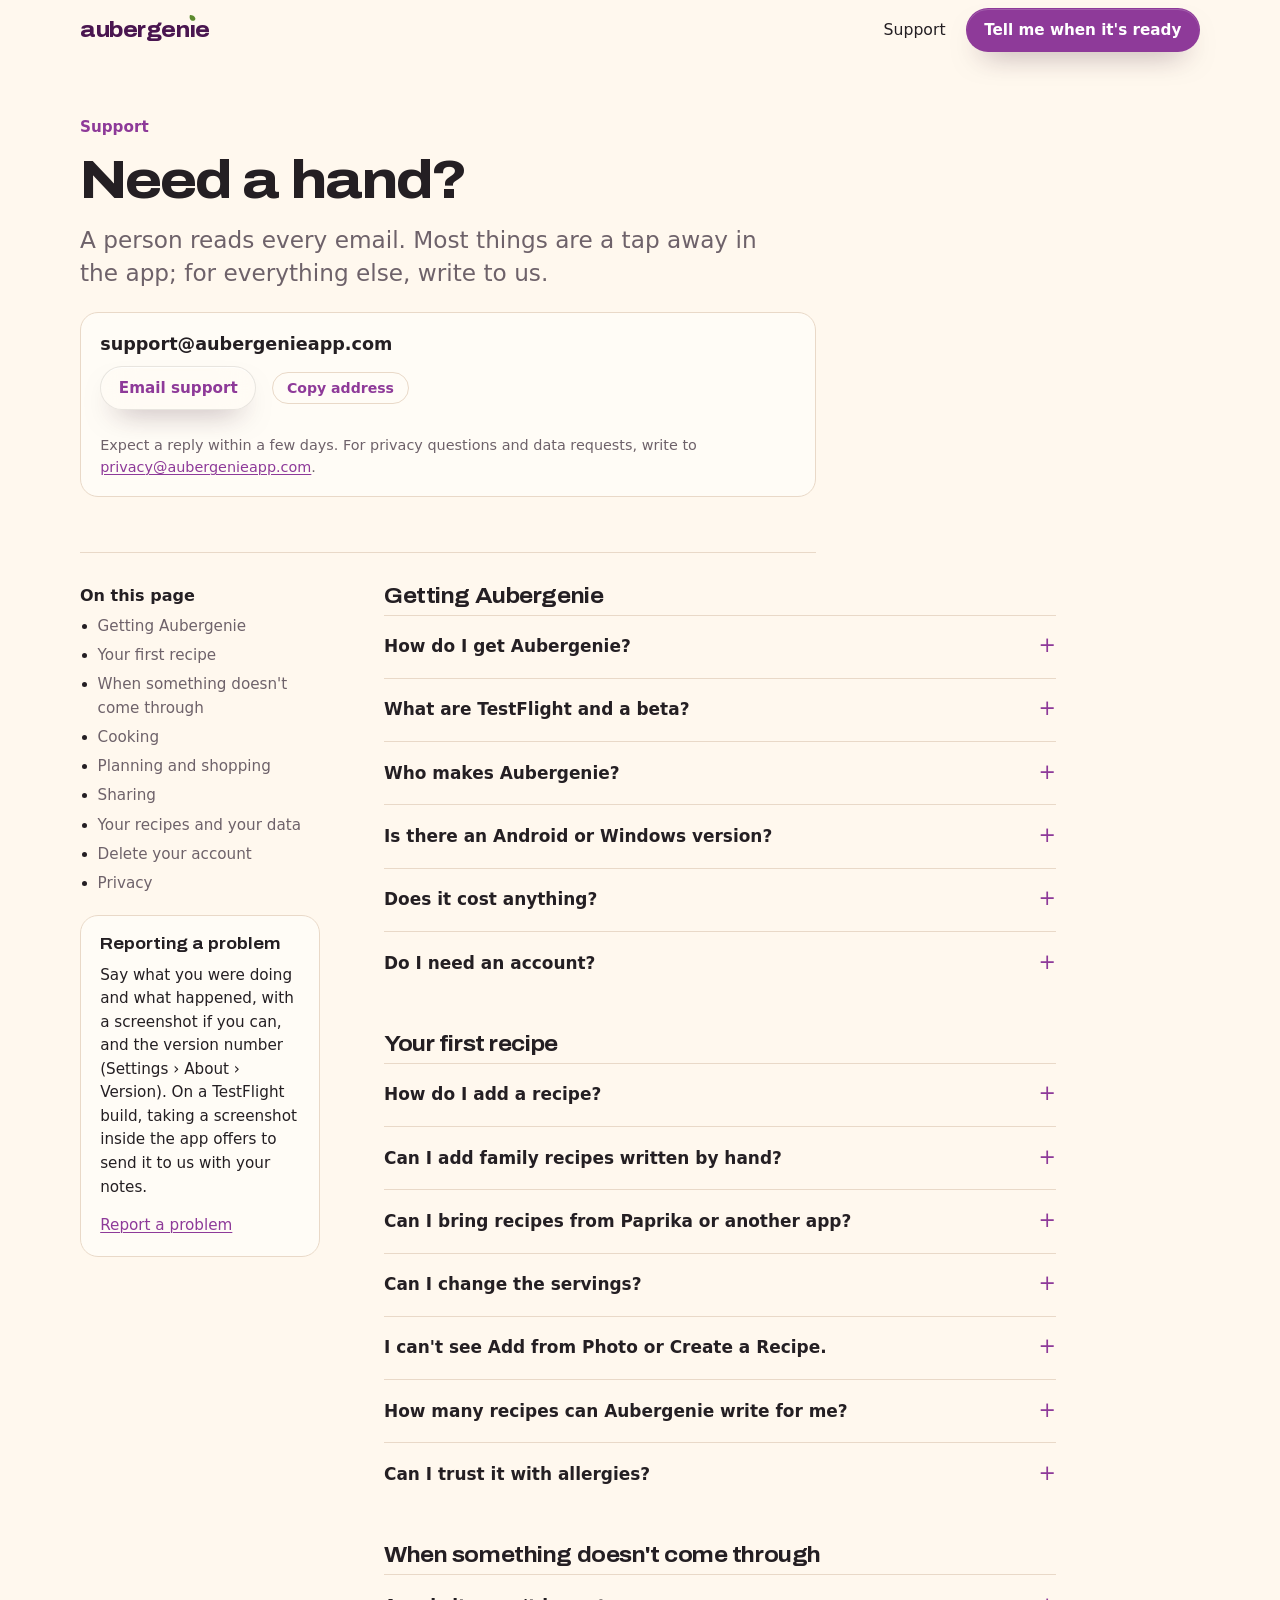
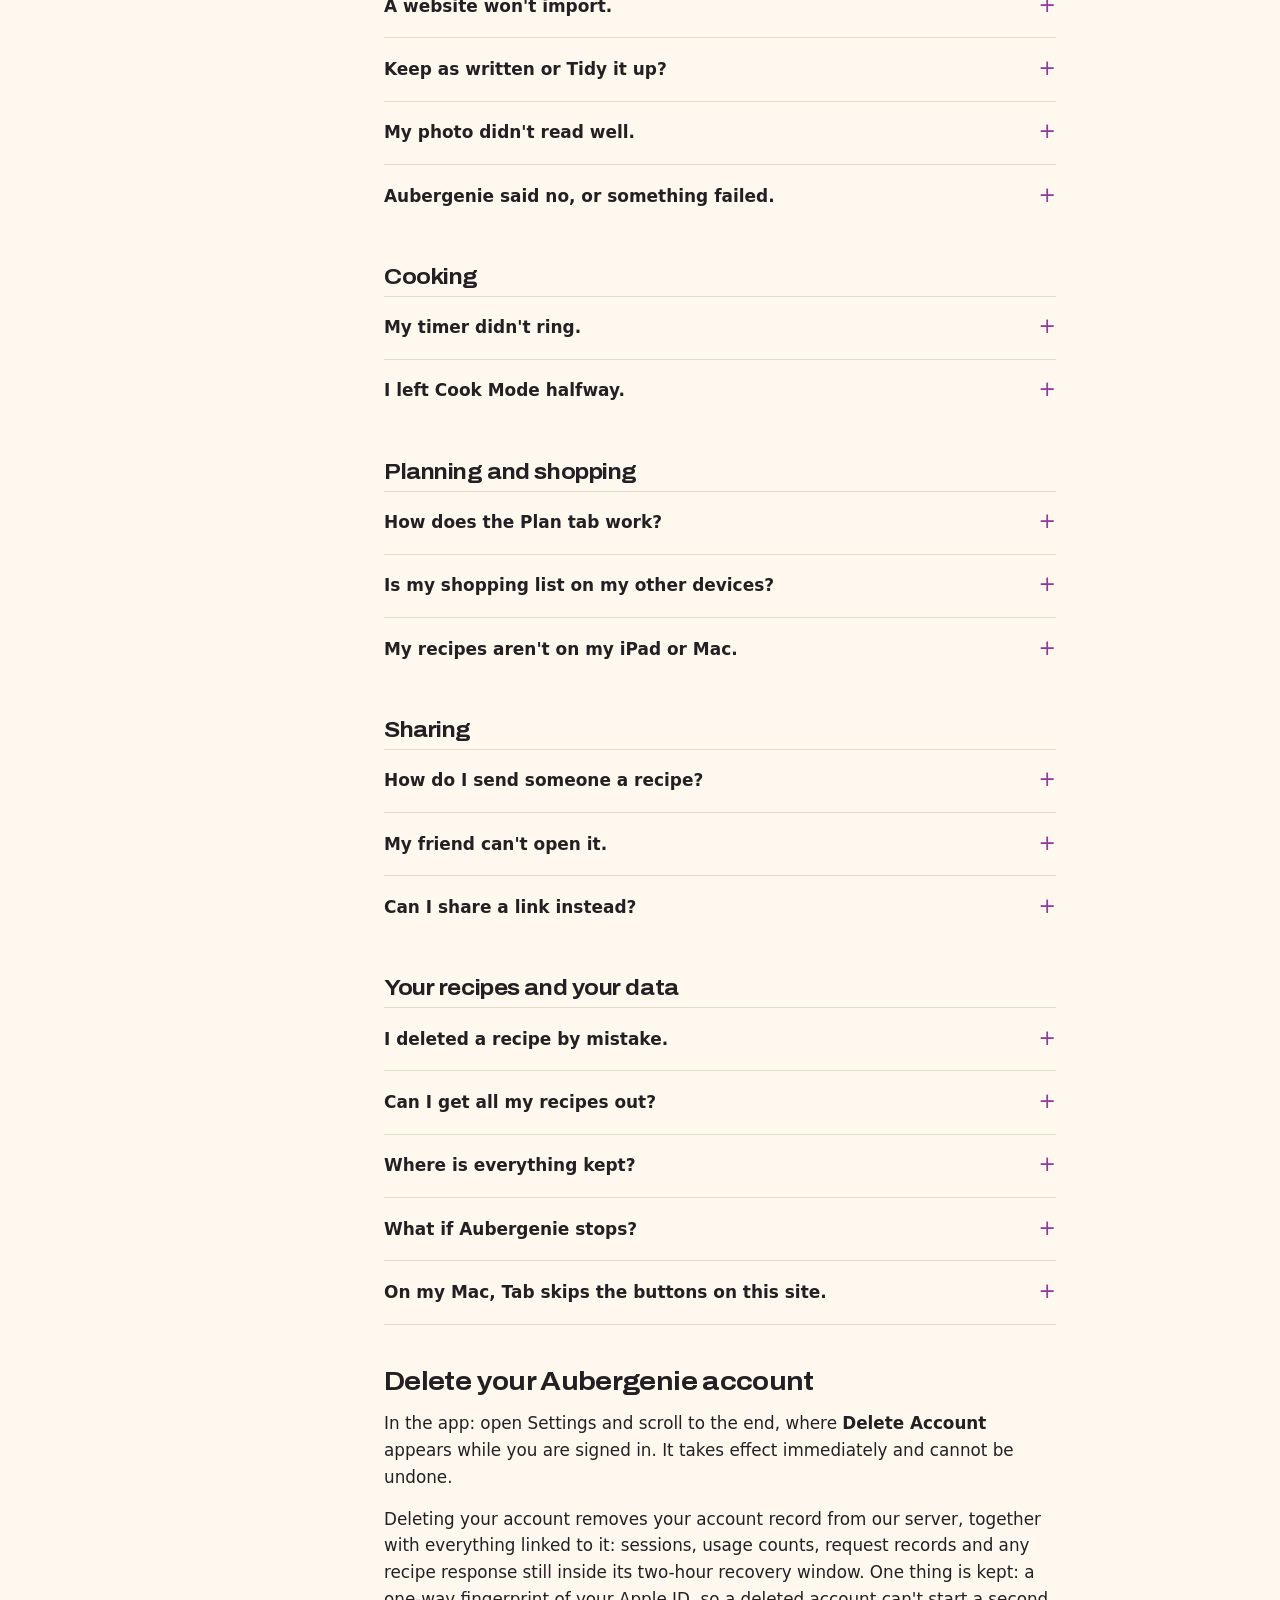
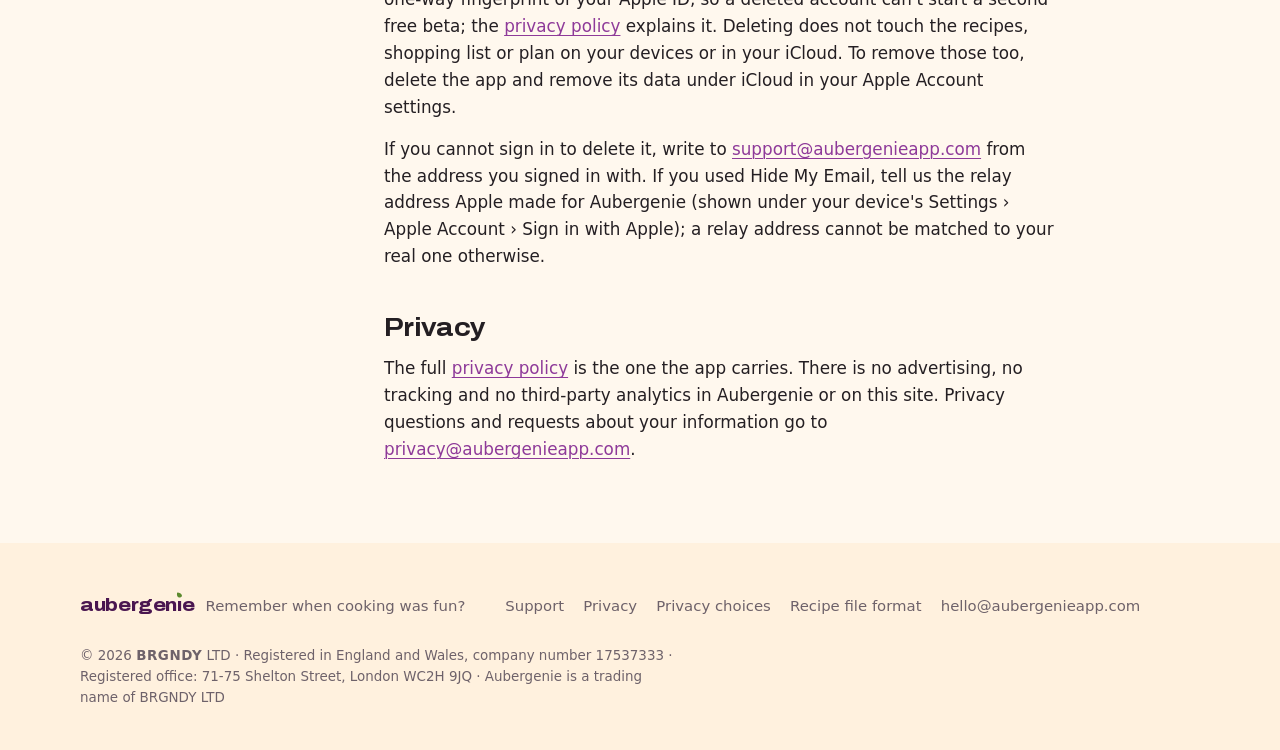
<file: support/index.html>
<!DOCTYPE html>
<html lang="en-GB">
<head>
<meta charset="utf-8">
<meta name="viewport" content="width=device-width, initial-scale=1, viewport-fit=cover">
<title>Support · Aubergenie</title>
<meta name="description" content="Help with Aubergenie: contact, common questions, and deleting your account.">
<link rel="canonical" href="https://aubergenieapp.com/support/">

<meta name="referrer" content="no-referrer">
<meta name="color-scheme" content="light dark">
<meta name="theme-color" content="#FFF8EE" media="(prefers-color-scheme: light)">
<meta name="theme-color" content="#16101A" media="(prefers-color-scheme: dark)">
<meta property="og:type" content="website">
<meta property="og:site_name" content="Aubergenie">
<meta property="og:title" content="Support · Aubergenie">
<meta property="og:description" content="Help with Aubergenie: contact, common questions, and deleting your account.">
<meta property="og:url" content="https://aubergenieapp.com/support/">
<meta property="og:image" content="https://aubergenieapp.com/static/images/og.jpg?v=3">
<meta property="og:image:width" content="1200">
<meta property="og:image:height" content="630">
<meta property="og:image:alt" content="Aubergenie: Remember when cooking was fun? Coming soon to iPhone, iPad and Mac.">
<meta property="og:locale" content="en_GB">
<meta name="twitter:card" content="summary_large_image">
<link rel="icon" href="/static/icons/icon-32.png?v=845df502" sizes="32x32" type="image/png">
<link rel="icon" href="/static/icons/icon-192.png?v=845df502" sizes="192x192" type="image/png">
<link rel="apple-touch-icon" href="/static/icons/icon-180.png">
<link rel="manifest" href="/site.webmanifest">
<link rel="preload" href="/static/fonts/archivo-variable-latin.woff2" as="font" type="font/woff2" crossorigin>
<link rel="stylesheet" href="/static/css/site.css?v=f1d834fdd0">
<link rel="stylesheet" href="/static/css/launch.css?v=42">
<script>(function(d){d.classList.add('js');try{d.classList.add(matchMedia('(prefers-reduced-motion: reduce)').matches?'still':'motion')}catch(e){d.classList.add('still')}setTimeout(function(){if(!d.classList.contains('js-ready')){d.classList.remove('motion');d.classList.add('still')}},4000)})(document.documentElement)</script>
</head>
<body class="page-document">
<a class="skip" href="#main">Skip to content</a>
<header class="site-header" data-header>
  <div class="wrap">
    <a class="brand" href="/" aria-label="Aubergenie home">
      <span class="wordmark" aria-hidden="true">aubergen<span class="wm-i">ı<svg viewBox="0 0 100 100"><path d="M50 2C78 20 92 48 84 78 78 96 56 100 40 90 14 74 10 36 50 2Z"/></svg></span>e</span>
    </a>
    <nav class="site-nav" aria-label="Site">
      <a href="/support/">Support</a>
      <a class="btn btn-small btn-fill header-cta" href="/#join" data-header-cta>Tell me when it's ready</a>
    </nav>
  </div>
</header>

<main id="main">
<article class="document wrap">
  <header class="page-head">
    <p class="eyebrow">Support</p>
    <h1>Need a hand?</h1>
    <p class="lede">A person reads every email. Most things are a tap away in the app; for everything else, write to us.</p>
    <div class="contact-card">
      <span class="address">support@aubergenieapp.com</span>
      <div class="row">
        <a class="btn btn-small btn-primary" href="mailto:support@aubergenieapp.com?subject=Aubergenie%20question">Email support</a>
        <button type="button" class="copy-btn" data-copy="support@aubergenieapp.com">Copy address</button>
      </div>
      <p class="meta">Expect a reply within a few days. For privacy questions and data requests, write to <a href="mailto:privacy@aubergenieapp.com">privacy@aubergenieapp.com</a>.</p>
    </div>
  </header>

  <div class="document-grid">
    <div class="document-aside">
      <nav class="contents" aria-label="Contents">
        <p class="contents-title">On this page</p>
        <ul>
          <li><a href="#getting-in">Getting Aubergenie</a></li>
          <li><a href="#first-recipe">Your first recipe</a></li>
          <li><a href="#imports">When something doesn't come through</a></li>
          <li><a href="#cooking">Cooking</a></li>
          <li><a href="#planning">Planning and shopping</a></li>
          <li><a href="#sharing">Sharing</a></li>
          <li><a href="#your-data">Your recipes and your data</a></li>
          <li><a href="#delete-account">Delete your account</a></li>
          <li><a href="#privacy">Privacy</a></li>
        </ul>
      </nav>
      <div class="callout">
        <h2 class="callout-title">Reporting a problem</h2>
        <p>Say what you were doing and what happened, with a screenshot if you can, and the version number (Settings › About › Version). On a TestFlight build, taking a screenshot inside the app offers to send it to us with your notes.</p>
        <p><a href="mailto:support@aubergenieapp.com?subject=Aubergenie%20problem&amp;body=What%20I%20was%20doing%3A%0A%0AWhat%20happened%3A%0A%0ADevice%20and%20version%20%28Settings%20%E2%80%BA%20About%20%E2%80%BA%20Version%29%3A%0A">Report a problem</a></p>
      </div>
    </div>

    <div class="prose">
      <div class="faq">
        <h2 class="faq-group" id="getting-in">Getting Aubergenie</h2>

        <details>
          <summary>How do I get Aubergenie?</summary>
          <div class="answer">
            <p>Aubergenie is for iPhone, iPad and Mac, and needs iOS, iPadOS or macOS 26.4 or later (Settings › General › About shows your version; on a Mac, About This Mac). It isn't on the App Store yet. The beta is free, through Apple's TestFlight, and testing places are limited: leave your email on the beta page with the testing box ticked, and we'll contact you if a place becomes available. Bringing your own recipes with the AI off is just as welcome.</p>
            <p><a href="/beta/">Join the list to test it early</a></p>
          </div>
        </details>

        <details>
          <summary>What are TestFlight and a beta?</summary>
          <div class="answer">
            <p>A beta is a version of the app that's finished enough to use but still being tested, and TestFlight is Apple's free app for trying apps before they reach the App Store. If we offer you a place, Apple emails you an invitation: install TestFlight, open the link, tap Install, and Aubergenie appears on your Home Screen like any other app. Each test build lasts up to 90 days and is replaced by newer ones. Your recipes are in your own iCloud the whole time, so nothing you add is tied to the beta.</p>
          </div>
        </details>

        <details>
          <summary>Who makes Aubergenie?</summary>
          <div class="answer">
            <p>BRGNDY LTD, a small company in London: one cook who wanted the family's recipes in one place, and who reads every email sent to support@aubergenieapp.com.</p>
          </div>
        </details>

        <details>
          <summary>Is there an Android or Windows version?</summary>
          <div class="answer">
            <p>No. Aubergenie is made for iPhone, iPad and Mac. You can still send anyone a recipe as a picture or as text, whatever they use.</p>
          </div>
        </details>

        <details>
          <summary>Does it cost anything?</summary>
          <div class="answer">
            <p>Testing it is free. Prices for the App Store aren't set yet; when they are, this page will say. Adding, cooking, shopping for and sharing your own recipes need no account and never use the AI allowance.</p>
          </div>
        </details>

        <details>
          <summary>Do I need an account?</summary>
          <div class="answer">
            <p>Only for the parts Aubergenie writes for you: <strong>Add from Photo</strong>, <strong>Create a Recipe</strong>, <strong>Tidy it up</strong> on a website import, and <strong>Change This Recipe</strong>. Those use Sign in with Apple, which is the only sign-in; Hide My Email works fine, and the app never emails you. Those four send what you give them to Aubergenie's server, where Anthropic's Claude writes the recipe; the <a href="/privacy/">privacy policy</a> says exactly what travels. Adding your own recipes, importing websites as written, planning, shopping, cooking and sharing all work without an account.</p>
          </div>
        </details>

        <h2 class="faq-group" id="first-recipe">Your first recipe</h2>

        <details>
          <summary>How do I add a recipe?</summary>
          <div class="answer">
            <p>Tap <strong>+</strong> in Recipes. Under <strong>Ask Aubergenie</strong> are <strong>Add from Photo</strong> (a recipe card, a cookbook page or the dish itself) and <strong>Create a Recipe</strong> (describe what you fancy). Under <strong>More ways to add</strong> are <strong>Import from Website</strong> (paste a link) and <strong>Write My Own</strong>. On a Mac, the same four are in the File menu, plus <strong>Open Recipe File…</strong> for a <code>.recipe</code> file someone sent.</p>
            <p>Nothing is saved until you tap Save, so you can look a recipe over, change it, or leave it.</p>
          </div>
        </details>

        <details>
          <summary>Can I add family recipes written by hand?</summary>
          <div class="answer">
            <p>Yes. <strong>Add from Photo</strong> takes a photograph of a handwritten card, a typed card or a cookbook page and copies the recipe out as written, amounts and all, for you to check and correct before you save. Clear writing in good light reads best; faint pencil or very joined-up writing may need a few corrections on the review screen. Each photo uses one new recipe from your allowance, and you need to be signed in with Apple.</p>
          </div>
        </details>

        <details>
          <summary>Can I bring recipes from Paprika or another app?</summary>
          <div class="answer">
            <p>Not directly yet. Aubergenie opens its own <code>.recipe</code> files and .zip exports of them; other apps' export files aren't read. What works today for a recipe from elsewhere: paste the website link it came from, photograph the printed or handwritten page, or write it in yourself.</p>
          </div>
        </details>

        <details>
          <summary>Can I change the servings?</summary>
          <div class="answer">
            <p>Yes. Change the servings on a recipe and every amount follows, in the recipe, in Cook Mode and on the shopping list. It happens on your device and never uses your allowance.</p>
          </div>
        </details>

        <details>
          <summary>I can't see Add from Photo or Create a Recipe.</summary>
          <div class="answer">
            <p>The AI is switched off. Turn on the <strong>Aubergenie AI</strong> switch at the top of Settings (the person icon at the top right of Recipes; on a Mac, Aubergenie › Settings…). With it off, <strong>+</strong> offers Import from Website and Write My Own, and everything else works as usual.</p>
          </div>
        </details>

        <details>
          <summary>How many recipes can Aubergenie write for me?</summary>
          <div class="answer">
            <p><strong>Settings › Account › Plan &amp; Usage</strong> shows your plan, what's left of it this period, and when it resets. New recipes (Create a Recipe, Add from Photo, and websites Aubergenie reads for you) and Aubergenie edits (Change This Recipe) are counted separately.</p>
            <p>Only results Aubergenie finishes count, never a request that fails or is declined. Changing servings, reopening or saving a recipe never counts. A result you discard still counts. Writing and editing yourself, importing a website that publishes its recipe, shopping lists, Cook Mode and timers never use your allowance.</p>
          </div>
        </details>

        <details id="allergies">
          <summary>Can I trust it with allergies?</summary>
          <div class="answer">
            <p>Not on its own. Recipes Aubergenie writes or changes are written to avoid the allergies, diet and dislikes you save under <strong>Settings › Cooking Preferences</strong>, but AI can make mistakes, so if you have an allergy, check every ingredient and label yourself. A recipe you import keeps its own ingredients. Aubergenie's allergen check matches words in the ingredient list: it never says a dish is safe, and it cannot see an allergen that is not named (peanuts inside "satay sauce", for example). Cooking preferences sync through your own iCloud when iCloud is on for Aubergenie. With iCloud off, they stay on the device you set them on, so if you have an allergy, check it's listed under Settings › Cooking Preferences on each device you cook with.</p>
          </div>
        </details>

        <h2 class="faq-group" id="imports">When something doesn't come through</h2>

        <details>
          <summary>A website won't import.</summary>
          <div class="answer">
            <p>Most recipe sites publish their recipe in a standard form behind the page, and that is copied on your device, exactly as written, with no account. For a page that doesn't, Aubergenie offers to read the page for you; it asks first, because that uses one new recipe from your allowance, and the offer appears only with Aubergenie AI on. If the site gives no nutrition and Aubergenie AI is on, your device estimates it with Apple's on-device model; treat that figure as an estimate.</p>
            <p>If an import fails, the page usually has no recipe in it, needs a sign-in, or blocks automated requests. Try the recipe's own page rather than a search or category page.</p>
          </div>
        </details>

        <details>
          <summary>Keep as written or Tidy it up?</summary>
          <div class="answer">
            <p><strong>Keep as written</strong> imports the recipe just as its creator published it, free and on your device. <strong>Tidy it up</strong> asks Aubergenie for cleaner steps with the same ingredients and timings; it needs an account and uses one new recipe. Either way the link to the original stays with the recipe.</p>
          </div>
        </details>

        <details>
          <summary>My photo didn't read well.</summary>
          <div class="answer">
            <p>Good light and the whole card or page in frame help most. A photograph of a written recipe is copied out; a photograph of a dish gets Aubergenie's take on how to make it, and it may first ask whether it has the dish right, which is free. Check a dish recipe before you rely on it. On a Mac, Add from Photo takes a photo from your library or a file; there is no camera.</p>
          </div>
        </details>

        <details>
          <summary>Aubergenie said no, or something failed.</summary>
          <div class="answer">
            <p>A request that fails or that Aubergenie declines uses nothing from your allowance, and you can try again. If the connection dropped after a recipe was finished, reopening the same request within about two hours recovers it without using your allowance twice.</p>
          </div>
        </details>

        <h2 class="faq-group" id="cooking">Cooking</h2>

        <details>
          <summary>My timer didn't ring.</summary>
          <div class="answer">
            <p>In Cook Mode, tap the time in a step to start its timer. The first time, iOS asks whether Aubergenie may use alarms; allow it so timers ring when the app is closed or your iPhone is locked. If you said no, turn it on in the iPhone's Settings app under Aubergenie. Timers show on the Lock Screen and, on iPhones that have one, in the Dynamic Island. On a Mac, timers come through Notification Centre, so allow notifications there.</p>
          </div>
        </details>

        <details>
          <summary>I left Cook Mode halfway.</summary>
          <div class="answer">
            <p>Timers keep running. Start cooking again on the same device within a few hours and Aubergenie picks up at the step you left.</p>
          </div>
        </details>

        <h2 class="faq-group" id="planning">Planning and shopping</h2>

        <details>
          <summary>How does the Plan tab work?</summary>
          <div class="answer">
            <p>Plan shows your week as a day (what to cook or eat next) and as a week (which nights you cook). Put a recipe or a typed meal on a day, and leftovers are placed on the days they'll be eaten. <strong>Plan My Week</strong> suggests a week from the recipes you've saved; keep the suggestions you like. It is worked out on your device, from your own recipes, and uses no AI. <strong>Add to Shopping List</strong> puts the week's ingredients on your list.</p>
          </div>
        </details>

        <details>
          <summary>Is my shopping list on my other devices?</summary>
          <div class="answer">
            <p>Yes, when the same Apple Account is signed in with iCloud on for Aubergenie: the shopping list and the plan follow you between your own devices through your iCloud account, and your recipes sync through your private iCloud database. So do your cooking preferences, including allergies. With iCloud off, everything stays on the device you're using. <strong>Settings › Where Things Are Kept</strong> shows whether iCloud is active.</p>
          </div>
        </details>

        <details>
          <summary>My recipes aren't on my iPad or Mac.</summary>
          <div class="answer">
            <p>Check both devices are signed in to the same Apple Account with iCloud on for Aubergenie, then give it a moment. The shopping list and plan arrive the same way. If a device shows "iCloud off" under Where Things Are Kept, turn iCloud on for Aubergenie in the device's Settings.</p>
          </div>
        </details>

        <h2 class="faq-group" id="sharing">Sharing</h2>

        <details>
          <summary>How do I send someone a recipe?</summary>
          <div class="answer">
            <p>Open the recipe, tap Share, then <strong>Send Recipe</strong>. It goes wherever you send it (AirDrop, Messages, Mail, WhatsApp, Files). Someone with Aubergenie opens the file and chooses Save Recipe. For anyone else, <strong>Share as Image</strong> or <strong>Copy as Text</strong>.</p>
            <p>Your name goes with a recipe only if you set it up under <strong>Settings › Sharing › Your Name on Recipes</strong> and switch on <strong>Include My Name</strong> when you share. It starts off.</p>
          </div>
        </details>

        <details>
          <summary>My friend can't open it.</summary>
          <div class="answer">
            <p>A <code>.recipe</code> file needs Aubergenie to open. If they have it and it still says the recipe can't be opened, the file was damaged on the way: send it again. If it says the recipe needs a newer version, update Aubergenie. The file format is open; see <a href="/recipe/">the Recipe File</a>.</p>
          </div>
        </details>

        <details>
          <summary>Can I share a link instead?</summary>
          <div class="answer">
            <p>No. Aubergenie sends the recipe itself, so nothing depends on a website or an account. The file holds the recipe, where it came from and its photograph, and never your notes, ratings, cooking history or account.</p>
          </div>
        </details>

        <h2 class="faq-group" id="your-data">Your recipes and your data</h2>

        <details>
          <summary>I deleted a recipe by mistake.</summary>
          <div class="answer">
            <p><strong>Settings › Your Recipes › Recently Deleted</strong> keeps it for 30 days, on the device you deleted it on, with its photo, notes and history.</p>
          </div>
        </details>

        <details>
          <summary>Can I get all my recipes out?</summary>
          <div class="answer">
            <p><strong>Settings › Your Recipes › Export All Recipes</strong> makes one .zip of recipe files, each with its photo, which you can keep anywhere. <strong>Import Recipe Files</strong> brings an export or individual files back, and shows you what will be added first.</p>
          </div>
        </details>

        <details>
          <summary>Where is everything kept?</summary>
          <div class="answer">
            <p>Your recipes, shopping list and plan are on your devices and in your own iCloud, which we cannot read. Our server holds your account record and sign-in sessions, a record of each AI request (what ran, when, and whether it counted, never what you sent), and a finished recipe for up to two hours so a dropped connection doesn't lose it. The <a href="/privacy/">privacy policy</a> spells out the rest, and <a href="/privacy/choices/">privacy choices</a> lists every control in one place.</p>
          </div>
        </details>

        <details>
          <summary>What if Aubergenie stops?</summary>
          <div class="answer">
            <p>Your recipes are yours either way. They live on your devices and in your own iCloud, not on our server, and everything except the AI features works without our server at all. <strong>Settings › Your Recipes › Export All Recipes</strong> gives you every recipe as an ordinary file in an open, published format (<a href="/recipe/">the Recipe File</a>), with its photo, which any app can choose to read.</p>
          </div>
        </details>

        <details>
          <summary>On my Mac, Tab skips the buttons on this site.</summary>
          <div class="answer">
            <p>That's Safari's default: Tab moves between fields and skips links. Press Option-Tab to reach every link and button, or turn on Safari › Settings › Advanced › "Press Tab to highlight each item on a webpage".</p>
          </div>
        </details>
      </div>

      <h2 id="delete-account">Delete your Aubergenie account</h2>
      <p>In the app: open Settings and scroll to the end, where <strong>Delete Account</strong> appears while you are signed in. It takes effect immediately and cannot be undone.</p>
      <p>Deleting your account removes your account record from our server, together with everything linked to it: sessions, usage counts, request records and any recipe response still inside its two-hour recovery window. One thing is kept: a one-way fingerprint of your Apple ID, so a deleted account can't start a second free beta; the <a href="/privacy/">privacy policy</a> explains it. Deleting does not touch the recipes, shopping list or plan on your devices or in your iCloud. To remove those too, delete the app and remove its data under iCloud in your Apple Account settings.</p>
      <p>If you cannot sign in to delete it, write to <a href="mailto:support@aubergenieapp.com?subject=Delete%20my%20Aubergenie%20account">support@aubergenieapp.com</a> from the address you signed in with. If you used Hide My Email, tell us the relay address Apple made for Aubergenie (shown under your device's Settings › Apple Account › Sign in with Apple); a relay address cannot be matched to your real one otherwise.</p>

      <h2 id="privacy">Privacy</h2>
      <p>The full <a href="/privacy/">privacy policy</a> is the one the app carries. There is no advertising, no tracking and no third-party analytics in Aubergenie or on this site. Privacy questions and requests about your information go to <a href="mailto:privacy@aubergenieapp.com">privacy@aubergenieapp.com</a>.</p>
    </div>
  </div>
</article>

</main>

<footer class="site-footer">
  <div class="wrap">
    <div class="footer-brand">
      <span class="wordmark wordmark-small" aria-hidden="true">aubergen<span class="wm-i">ı<svg viewBox="0 0 100 100"><path d="M50 2C78 20 92 48 84 78 78 96 56 100 40 90 14 74 10 36 50 2Z"/></svg></span>e</span><span class="sr-only">Aubergenie</span>
      <span class="footer-tag">Remember when cooking was fun?</span>
    </div>
    <nav class="footer-nav" aria-label="Legal and support">
      <a href="/support/">Support</a>
      <a href="/privacy/">Privacy</a>
      <a href="/privacy/choices/">Privacy choices</a>
      <a href="/recipe/">Recipe file format</a>
      <a href="mailto:hello@aubergenieapp.com">hello@aubergenieapp.com</a>
    </nav>
    <p class="footer-legal">© 2026 <span class="brgndy">BRGNDY</span> LTD · Registered in England and Wales, company number 17537333 · Registered office: 71-75 Shelton Street, London WC2H 9JQ · Aubergenie is a trading name of BRGNDY LTD</p>
  </div>
</footer>
<script src="/static/js/site.js?v=5" defer></script>
</body>
</html>
</file>
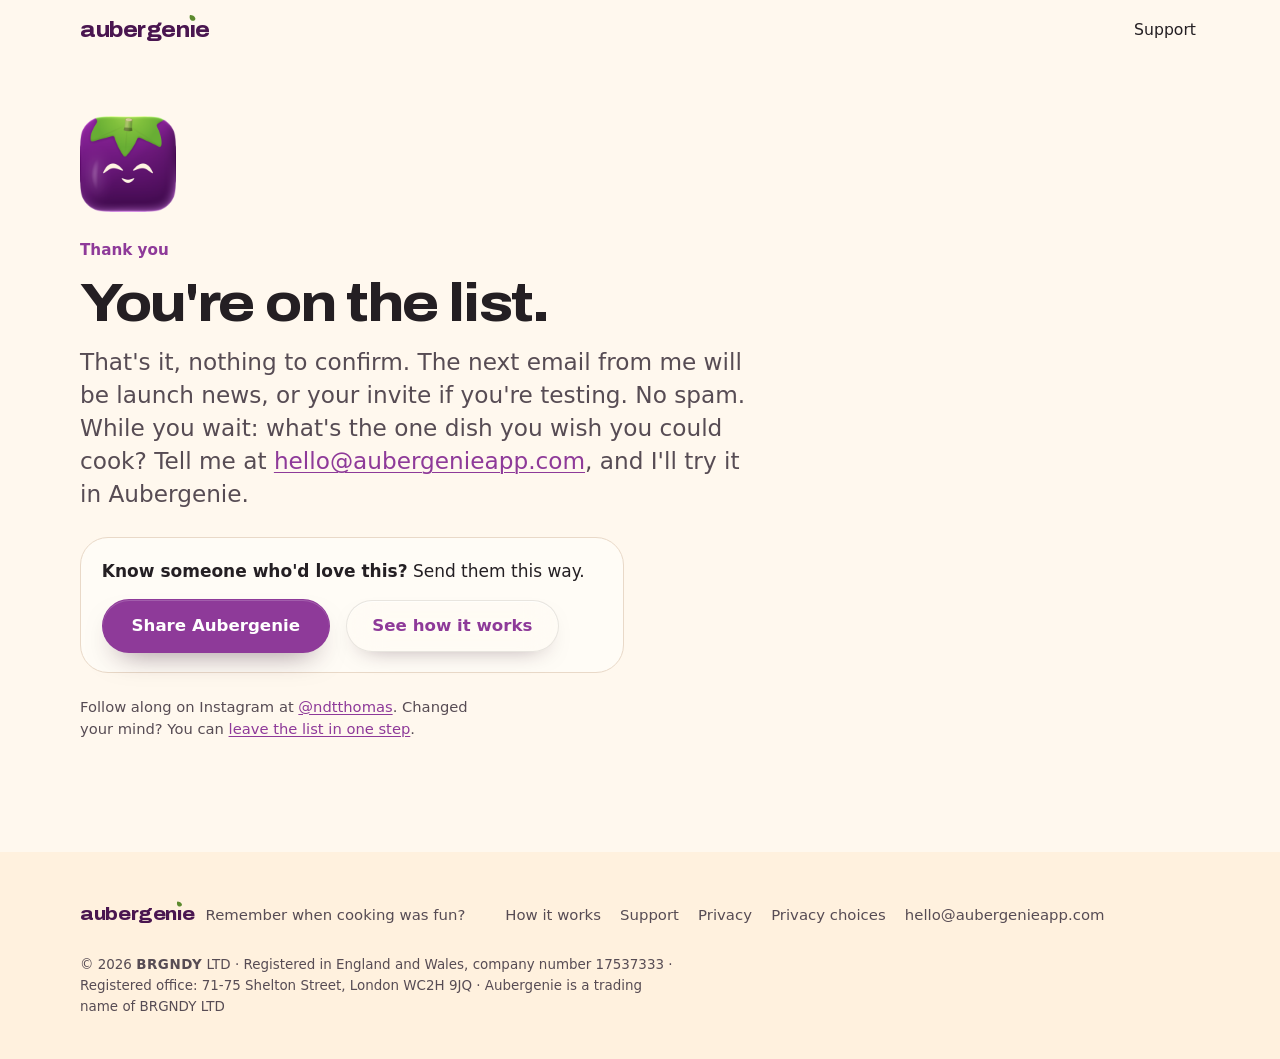
<file: thanks/index.html>
<!DOCTYPE html>
<html lang="en-GB">
<head>
<meta charset="utf-8">
<meta name="viewport" content="width=device-width, initial-scale=1, viewport-fit=cover">
<title>You're on the list · Aubergenie</title>
<meta name="robots" content="noindex">
<link rel="canonical" href="https://aubergenieapp.com/thanks/">
<meta name="referrer" content="no-referrer">
<meta name="color-scheme" content="light dark">
<meta name="theme-color" content="#FFF8EE" media="(prefers-color-scheme: light)">
<meta name="theme-color" content="#16101A" media="(prefers-color-scheme: dark)">
<link rel="icon" href="/static/icons/icon-32.png?v=845df502" sizes="32x32" type="image/png">
<link rel="icon" href="/static/icons/icon-192.png?v=845df502" sizes="192x192" type="image/png">
<link rel="apple-touch-icon" href="/static/icons/icon-180.png">
<link rel="preload" href="/static/fonts/archivo-variable-latin.woff2" as="font" type="font/woff2" crossorigin>
<link rel="stylesheet" href="/static/css/site.css?v=f1d834fdd0">
<link rel="stylesheet" href="/static/css/launch.css?v=42">
<script>(function(d){d.classList.add('js');try{d.classList.add(matchMedia('(prefers-reduced-motion: reduce)').matches?'still':'motion')}catch(e){d.classList.add('still')}setTimeout(function(){if(!d.classList.contains('js-ready')){d.classList.remove('motion');d.classList.add('still')}},4000)})(document.documentElement)</script>
</head>
<body class="page-document page-thanks">
<a class="skip" href="#main">Skip to content</a>
<header class="site-header" data-header>
  <div class="wrap">
    <a class="brand" href="/" aria-label="Aubergenie home">
      <span class="wordmark" aria-hidden="true">aubergen<span class="wm-i">ı<svg viewBox="0 0 100 100"><path d="M50 2C78 20 92 48 84 78 78 96 56 100 40 90 14 74 10 36 50 2Z"/></svg></span>e</span>
    </a>
    <nav class="site-nav" aria-label="Site">
      <a href="/support/">Support</a>
    </nav>
  </div>
</header>

<main id="main">
<article class="document wrap">
  <header class="page-head">
    <img class="mascot-tile" src="/static/icons/icon-256.png?v=845df502" width="96" height="96" alt="">
    <p class="eyebrow">Thank you</p>
    <h1>You're on the list.</h1>
    <p class="lede">That's it, nothing to confirm. The next email from me will be launch news, or your invite if you're testing. No spam. While you wait: what's the one dish you wish you could cook? Tell me at <a href="mailto:hello@aubergenieapp.com">hello@aubergenieapp.com</a>, and I'll try it in Aubergenie.</p>
    <p class="quiet" data-tester-thanks hidden>Thanks for offering to test, too. I'm starting small, so I'll email you when there's a space. The test version is iPhone-only for now and needs an iPhone 11, SE (2nd generation) or newer, on iOS 26.4 or later. On an iPad or an older iPhone? You'll still hear the day it launches.</p>
    <form class="signup answers" data-answers hidden>
      <h2 class="answers-title">Help me pick a good mix of testers</h2>
      <p class="q-label" id="a-q1">How often do you cook?</p>
      <div class="choices" role="radiogroup" aria-labelledby="a-q1">
        <label class="choice"><input type="radio" name="cooks" value="most-days"><span>Most days</span></label>
        <label class="choice"><input type="radio" name="cooks" value="few-times-a-week"><span>A few times a week</span></label>
        <label class="choice"><input type="radio" name="cooks" value="now-and-then"><span>Now and then, or hardly ever</span></label>
      </div>
      <p class="q-label" id="a-q2">Where do most of your recipes live now?</p>
      <div class="choices" role="radiogroup" aria-labelledby="a-q2">
        <label class="choice"><input type="radio" name="recipes_from" value="websites"><span>Websites and apps</span></label>
        <label class="choice"><input type="radio" name="recipes_from" value="cookbooks"><span>Cookbooks</span></label>
        <label class="choice"><input type="radio" name="recipes_from" value="social"><span>Screenshots and social</span></label>
        <label class="choice"><input type="radio" name="recipes_from" value="family"><span>Family recipes and cards</span></label>
        <label class="choice"><input type="radio" name="recipes_from" value="in-my-head"><span>In my head, or nowhere yet</span></label>
      </div>
      <label class="q-label" for="a-q3">What gets in the way of cooking more?</label>
      <input class="signup-email q-text" id="a-q3" type="text" name="wish" maxlength="200" autocomplete="off" placeholder="Ideas, time, the shopping…" aria-describedby="a-q3-hint">
      <p class="signup-note" id="a-q3-hint">No wrong answers, and please leave out health details. With your email left out, your answers also help me decide what to build and post about.</p>
      <div class="signup-submit"><button class="btn btn-primary btn-fill" type="submit">Send my answers</button></div>
      <p class="signup-status" data-signup-status role="status" aria-live="polite"></p>
    </form>
    <div class="share-box">
      <p><strong>Know someone who'd love this?</strong> Send them this way.</p>
      <div class="actions">
        <button class="btn btn-primary btn-fill" type="button" data-share>Share Aubergenie</button>
        <a class="btn" href="/how-it-works/">See how it works</a>
      </div>
      <p class="share-status" data-share-status role="status" aria-live="polite"></p>
    </div>
    <p class="quiet">Follow along on Instagram at <a href="https://www.instagram.com/ndtthomas/" rel="me">@ndtthomas</a>. Changed your mind? You can <a href="/privacy/choices/#email-list">leave the list in one step</a>.</p>
  </header>
</article>
</main>

<footer class="site-footer">
  <div class="wrap">
    <div class="footer-brand">
      <span class="wordmark wordmark-small" aria-hidden="true">aubergen<span class="wm-i">ı<svg viewBox="0 0 100 100"><path d="M50 2C78 20 92 48 84 78 78 96 56 100 40 90 14 74 10 36 50 2Z"/></svg></span>e</span><span class="sr-only">Aubergenie</span>
      <span class="footer-tag">Remember when cooking was fun?</span>
    </div>
    <nav class="footer-nav" aria-label="Legal and support">
      <a href="/how-it-works/">How it works</a>
      <a href="/support/">Support</a>
      <a href="/privacy/">Privacy</a>
      <a href="/privacy/choices/">Privacy choices</a>
      <a href="mailto:hello@aubergenieapp.com">hello@aubergenieapp.com</a>
    </nav>
    <p class="footer-legal">© 2026 <span class="brgndy">BRGNDY</span> LTD · Registered in England and Wales, company number 17537333 · Registered office: 71-75 Shelton Street, London WC2H 9JQ · Aubergenie is a trading name of BRGNDY LTD</p>
  </div>
</footer>
<script src="/static/js/site.js?v=5" defer></script>
<script src="/static/js/signup.js?v=11" defer></script>
<script>
(function () {
  if (/[?&]tester\b/.test(location.search)) document.querySelector('[data-tester-thanks]').hidden = false;
  var btn = document.querySelector('[data-share]'), status = document.querySelector('[data-share-status]');
  var data = { title: 'Aubergenie', text: 'Remember when cooking was fun? This little iPhone app is bringing it back.', url: 'https://aubergenieapp.com/' };
  btn.addEventListener('click', function () {
    if (navigator.share) { navigator.share(data).catch(function () {}); return; }
    var done = function () { status.textContent = 'Link copied. Paste it wherever you like.'; };
    if (navigator.clipboard && navigator.clipboard.writeText) navigator.clipboard.writeText(data.url).then(done, function () { status.textContent = 'Copy this link: ' + data.url; });
    else status.textContent = 'Copy this link: ' + data.url;
  });
})();
</script>
</body>
</html>
</file>
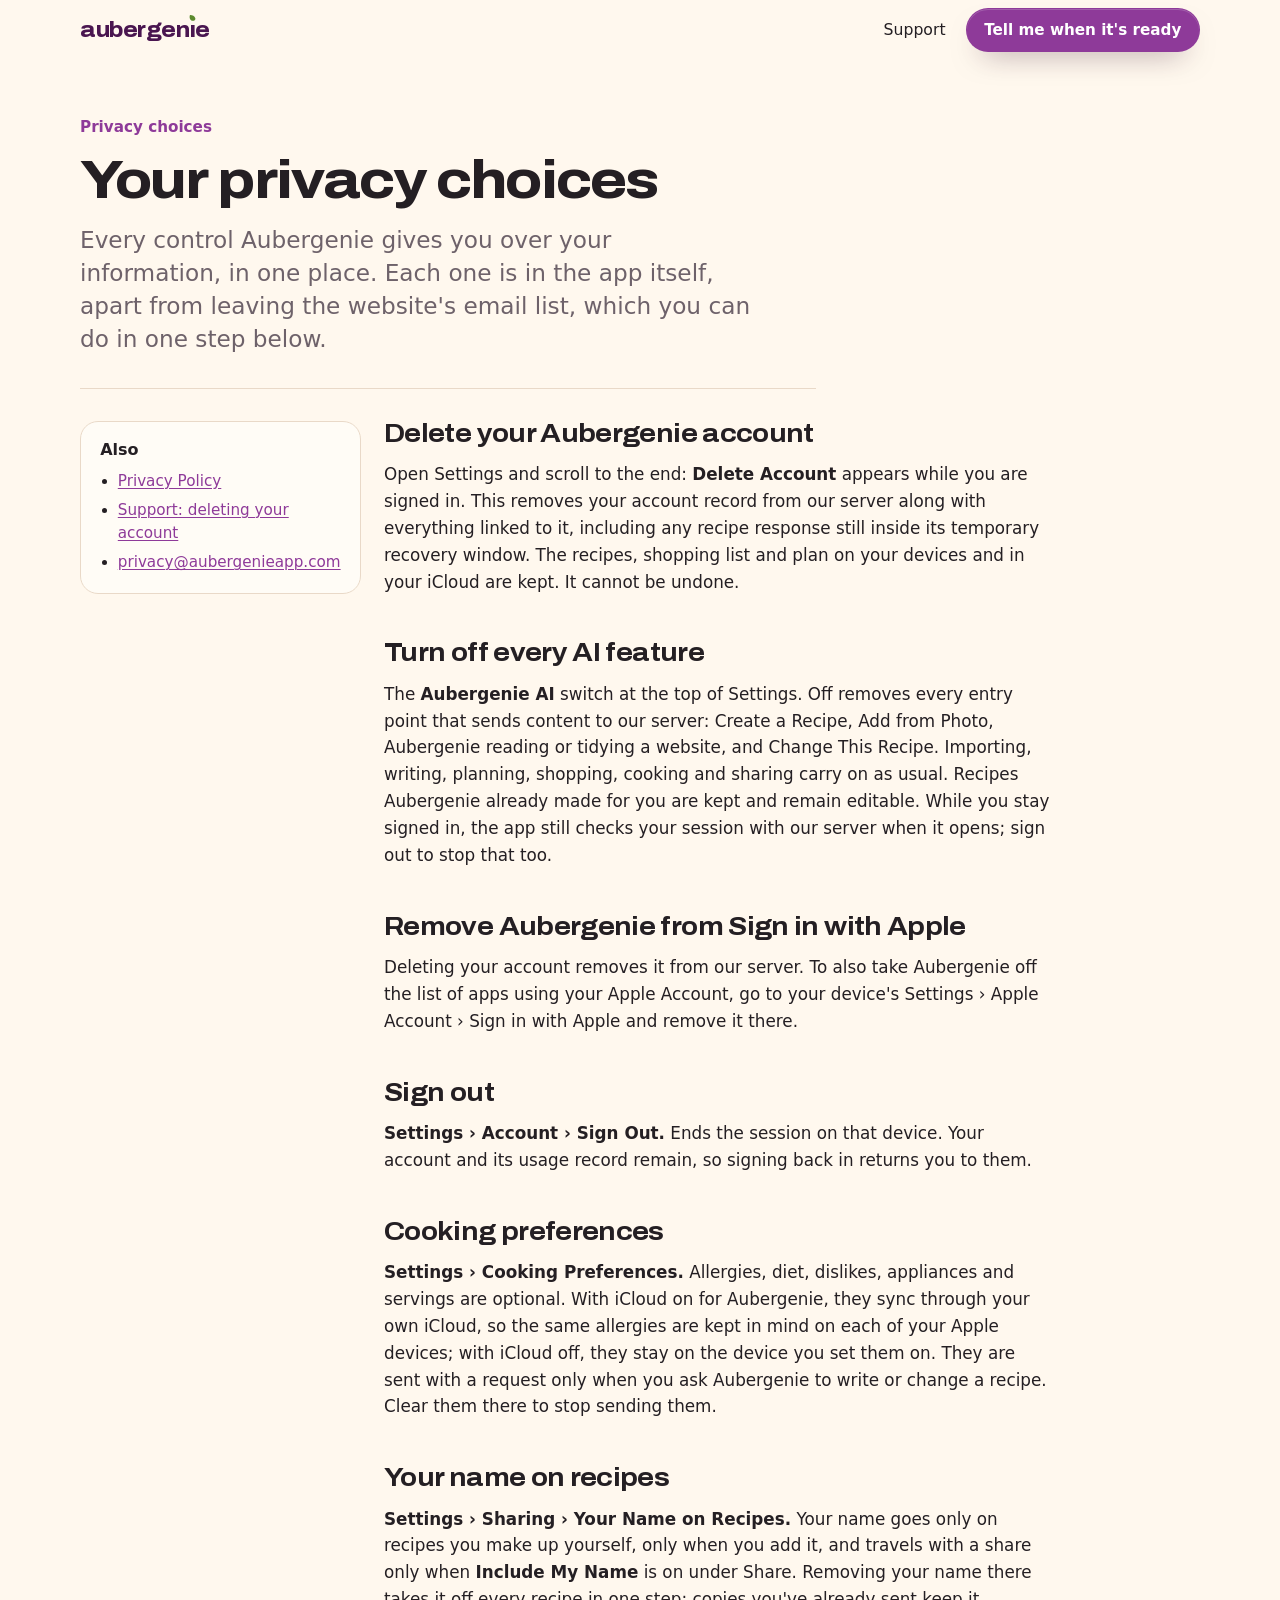
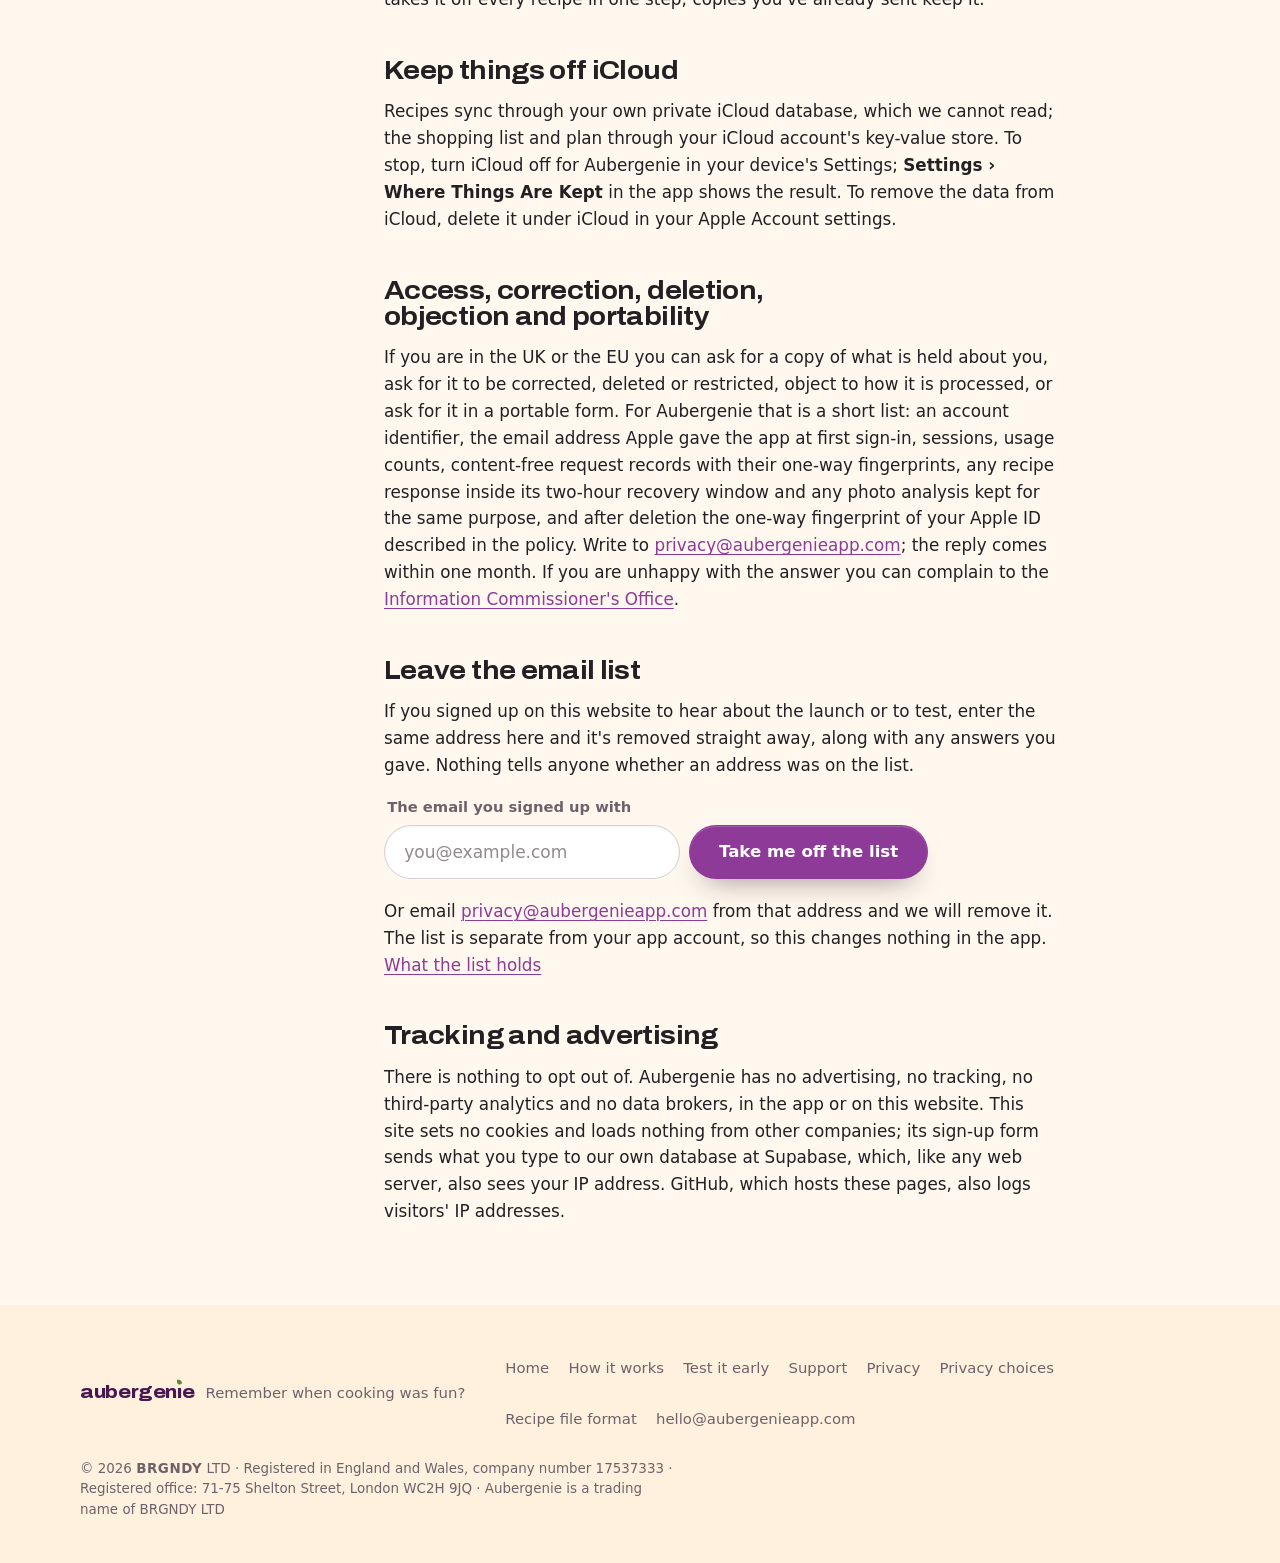
<file: privacy/choices/index.html>
<!DOCTYPE html>
<html lang="en-GB">
<head>
<meta charset="utf-8">
<meta name="viewport" content="width=device-width, initial-scale=1, viewport-fit=cover">
<title>Privacy choices · Aubergenie</title>
<meta name="description" content="Your privacy choices in Aubergenie: delete your account, turn off AI features, remove your data.">
<link rel="canonical" href="https://aubergenieapp.com/privacy/choices/">

<meta name="referrer" content="no-referrer">
<meta name="color-scheme" content="light dark">
<meta name="theme-color" content="#FFF8EE" media="(prefers-color-scheme: light)">
<meta name="theme-color" content="#16101A" media="(prefers-color-scheme: dark)">
<meta property="og:type" content="website">
<meta property="og:site_name" content="Aubergenie">
<meta property="og:title" content="Privacy choices · Aubergenie">
<meta property="og:description" content="Your privacy choices in Aubergenie: delete your account, turn off AI features, remove your data.">
<meta property="og:url" content="https://aubergenieapp.com/privacy/choices/">
<meta property="og:image" content="https://aubergenieapp.com/static/images/og.jpg?v=3">
<meta property="og:image:width" content="1200">
<meta property="og:image:height" content="630">
<meta property="og:image:alt" content="Aubergenie: Remember when cooking was fun? Coming soon to iPhone, iPad and Mac.">
<meta property="og:locale" content="en_GB">
<meta name="twitter:card" content="summary_large_image">
<link rel="icon" href="/static/icons/icon-32.png?v=845df502" sizes="32x32" type="image/png">
<link rel="icon" href="/static/icons/icon-192.png?v=845df502" sizes="192x192" type="image/png">
<link rel="apple-touch-icon" href="/static/icons/icon-180.png">
<link rel="manifest" href="/site.webmanifest">
<link rel="preload" href="/static/fonts/archivo-variable-latin.woff2" as="font" type="font/woff2" crossorigin>
<link rel="stylesheet" href="/static/css/site.css?v=f1d834fdd0">
<link rel="stylesheet" href="/static/css/launch.css?v=42">
<script>(function(d){d.classList.add('js');try{d.classList.add(matchMedia('(prefers-reduced-motion: reduce)').matches?'still':'motion')}catch(e){d.classList.add('still')}setTimeout(function(){if(!d.classList.contains('js-ready')){d.classList.remove('motion');d.classList.add('still')}},4000)})(document.documentElement)</script>
</head>
<body class="page-document">
<a class="skip" href="#main">Skip to content</a>
<header class="site-header" data-header>
  <div class="wrap">
    <a class="brand" href="/" aria-label="Aubergenie home">
      <span class="wordmark" aria-hidden="true">aubergen<span class="wm-i">ı<svg viewBox="0 0 100 100"><path d="M50 2C78 20 92 48 84 78 78 96 56 100 40 90 14 74 10 36 50 2Z"/></svg></span>e</span>
    </a>
    <nav class="site-nav" aria-label="Site">
      <a href="/support/">Support</a>
      <a class="btn btn-small btn-fill header-cta" href="/#join" data-header-cta>Tell me when it's ready</a>
    </nav>
  </div>
</header>

<main id="main">
<article class="document wrap">
  <header class="page-head">
    <p class="eyebrow">Privacy choices</p>
    <h1>Your privacy choices</h1>
    <p class="lede">Every control Aubergenie gives you over your information, in one place. Each one is in the app itself, apart from leaving the website's email list, which you can do in one step below.</p>
  </header>

  <div class="document-grid">
    <div class="document-aside">
      <div class="callout">
        <p class="callout-title">Also</p>
        <ul>
          <li><a href="/privacy/">Privacy Policy</a></li>
          <li><a href="/support/#delete-account">Support: deleting your account</a></li>
          <li><a href="mailto:privacy@aubergenieapp.com">privacy@aubergenieapp.com</a></li>
        </ul>
      </div>
    </div>

    <div class="prose">
      <h2 id="delete">Delete your Aubergenie account</h2>
      <p>Open Settings and scroll to the end: <strong>Delete Account</strong> appears while you are signed in. This removes your account record from our server along with everything linked to it, including any recipe response still inside its temporary recovery window. The recipes, shopping list and plan on your devices and in your iCloud are kept. It cannot be undone.</p>

      <h2 id="ai-off">Turn off every AI feature</h2>
      <p>The <strong>Aubergenie AI</strong> switch at the top of Settings. Off removes every entry point that sends content to our server: Create a Recipe, Add from Photo, Aubergenie reading or tidying a website, and Change This Recipe. Importing, writing, planning, shopping, cooking and sharing carry on as usual. Recipes Aubergenie already made for you are kept and remain editable. While you stay signed in, the app still checks your session with our server when it opens; sign out to stop that too.</p>

      <h2 id="apple">Remove Aubergenie from Sign in with Apple</h2>
      <p>Deleting your account removes it from our server. To also take Aubergenie off the list of apps using your Apple Account, go to your device's Settings › Apple Account › Sign in with Apple and remove it there.</p>

      <h2 id="sign-out">Sign out</h2>
      <p><strong>Settings › Account › Sign Out.</strong> Ends the session on that device. Your account and its usage record remain, so signing back in returns you to them.</p>

      <h2 id="preferences">Cooking preferences</h2>
      <p><strong>Settings › Cooking Preferences.</strong> Allergies, diet, dislikes, appliances and servings are optional. With iCloud on for Aubergenie, they sync through your own iCloud, so the same allergies are kept in mind on each of your Apple devices; with iCloud off, they stay on the device you set them on. They are sent with a request only when you ask Aubergenie to write or change a recipe. Clear them there to stop sending them.</p>

      <h2 id="name">Your name on recipes</h2>
      <p><strong>Settings › Sharing › Your Name on Recipes.</strong> Your name goes only on recipes you make up yourself, only when you add it, and travels with a share only when <strong>Include My Name</strong> is on under Share. Removing your name there takes it off every recipe in one step; copies you've already sent keep it.</p>

      <h2 id="icloud">Keep things off iCloud</h2>
      <p>Recipes sync through your own private iCloud database, which we cannot read; the shopping list and plan through your iCloud account's key-value store. To stop, turn iCloud off for Aubergenie in your device's Settings; <strong>Settings › Where Things Are Kept</strong> in the app shows the result. To remove the data from iCloud, delete it under iCloud in your Apple Account settings.</p>

      <h2 id="rights">Access, correction, deletion, objection and portability</h2>
      <p>If you are in the UK or the EU you can ask for a copy of what is held about you, ask for it to be corrected, deleted or restricted, object to how it is processed, or ask for it in a portable form. For Aubergenie that is a short list: an account identifier, the email address Apple gave the app at first sign-in, sessions, usage counts, content-free request records with their one-way fingerprints, any recipe response inside its two-hour recovery window and any photo analysis kept for the same purpose, and after deletion the one-way fingerprint of your Apple ID described in the policy. Write to <a href="mailto:privacy@aubergenieapp.com">privacy@aubergenieapp.com</a>; the reply comes within one month. If you are unhappy with the answer you can complain to the <a href="https://ico.org.uk/make-a-complaint/">Information Commissioner's Office</a>.</p>

      <h2 id="email-list">Leave the email list</h2>
      <p>If you signed up on this website to hear about the launch or to test, enter the same address here and it's removed straight away, along with any answers you gave. Nothing tells anyone whether an address was on the list.</p>
      <form class="signup leave-form" action="mailto:privacy@aubergenieapp.com" method="post" data-leave>
        <label class="signup-label" for="leave-email">The email you signed up with</label>
        <div class="signup-row">
          <input class="signup-email" id="leave-email" type="email" name="email" autocomplete="email" autocapitalize="off" spellcheck="false" placeholder="you@example.com" required>
          <button class="btn btn-primary btn-fill" type="submit">Take me off the list</button>
        </div>
        <p class="signup-status" data-signup-status role="status" aria-live="polite"></p>
      </form>
      <p>Or email <a href="mailto:privacy@aubergenieapp.com">privacy@aubergenieapp.com</a> from that address and we will remove it. The list is separate from your app account, so this changes nothing in the app. <a href="/privacy/#email-list">What the list holds</a></p>

      <h2 id="tracking">Tracking and advertising</h2>
      <p>There is nothing to opt out of. Aubergenie has no advertising, no tracking, no third-party analytics and no data brokers, in the app or on this website. This site sets no cookies and loads nothing from other companies; its sign-up form sends what you type to our own database at Supabase, which, like any web server, also sees your IP address. GitHub, which hosts these pages, also logs visitors' IP addresses.</p>
    </div>
  </div>
</article>

</main>

<footer class="site-footer">
  <div class="wrap">
    <div class="footer-brand">
      <span class="wordmark wordmark-small" aria-hidden="true">aubergen<span class="wm-i">ı<svg viewBox="0 0 100 100"><path d="M50 2C78 20 92 48 84 78 78 96 56 100 40 90 14 74 10 36 50 2Z"/></svg></span>e</span><span class="sr-only">Aubergenie</span>
      <span class="footer-tag">Remember when cooking was fun?</span>
    </div>
    <nav class="footer-nav" aria-label="Legal and support">
      <a href="/">Home</a>
      <a href="/how-it-works/">How it works</a>
      <a href="/beta/">Test it early</a>
      <a href="/support/">Support</a>
      <a href="/privacy/">Privacy</a>
      <a href="/privacy/choices/">Privacy choices</a>
      <a href="/recipe/">Recipe file format</a>
      <a href="mailto:hello@aubergenieapp.com">hello@aubergenieapp.com</a>
    </nav>
    <p class="footer-legal">© 2026 <span class="brgndy">BRGNDY</span> LTD · Registered in England and Wales, company number 17537333 · Registered office: 71-75 Shelton Street, London WC2H 9JQ · Aubergenie is a trading name of BRGNDY LTD</p>
  </div>
</footer>
<script src="/static/js/site.js?v=5" defer></script>
<script src="/static/js/signup.js?v=11" defer></script>
</body>
</html>
</file>
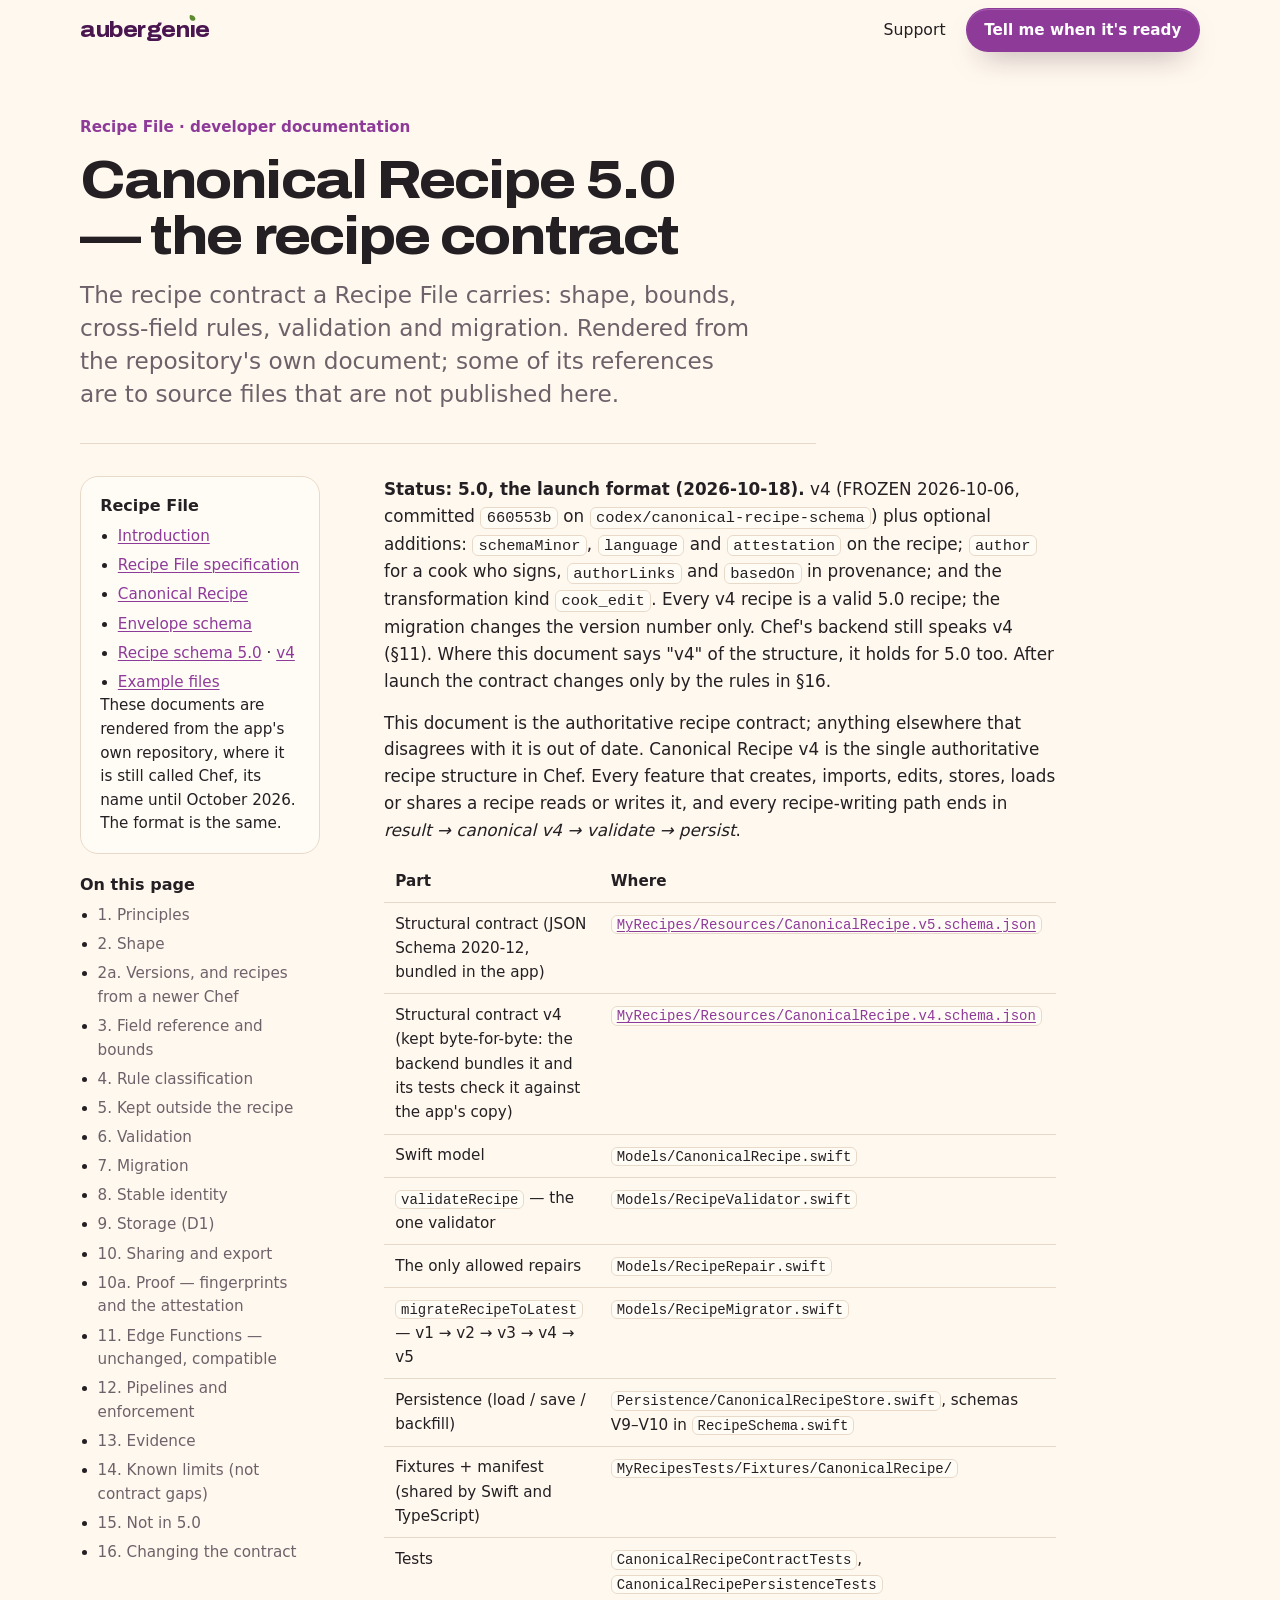
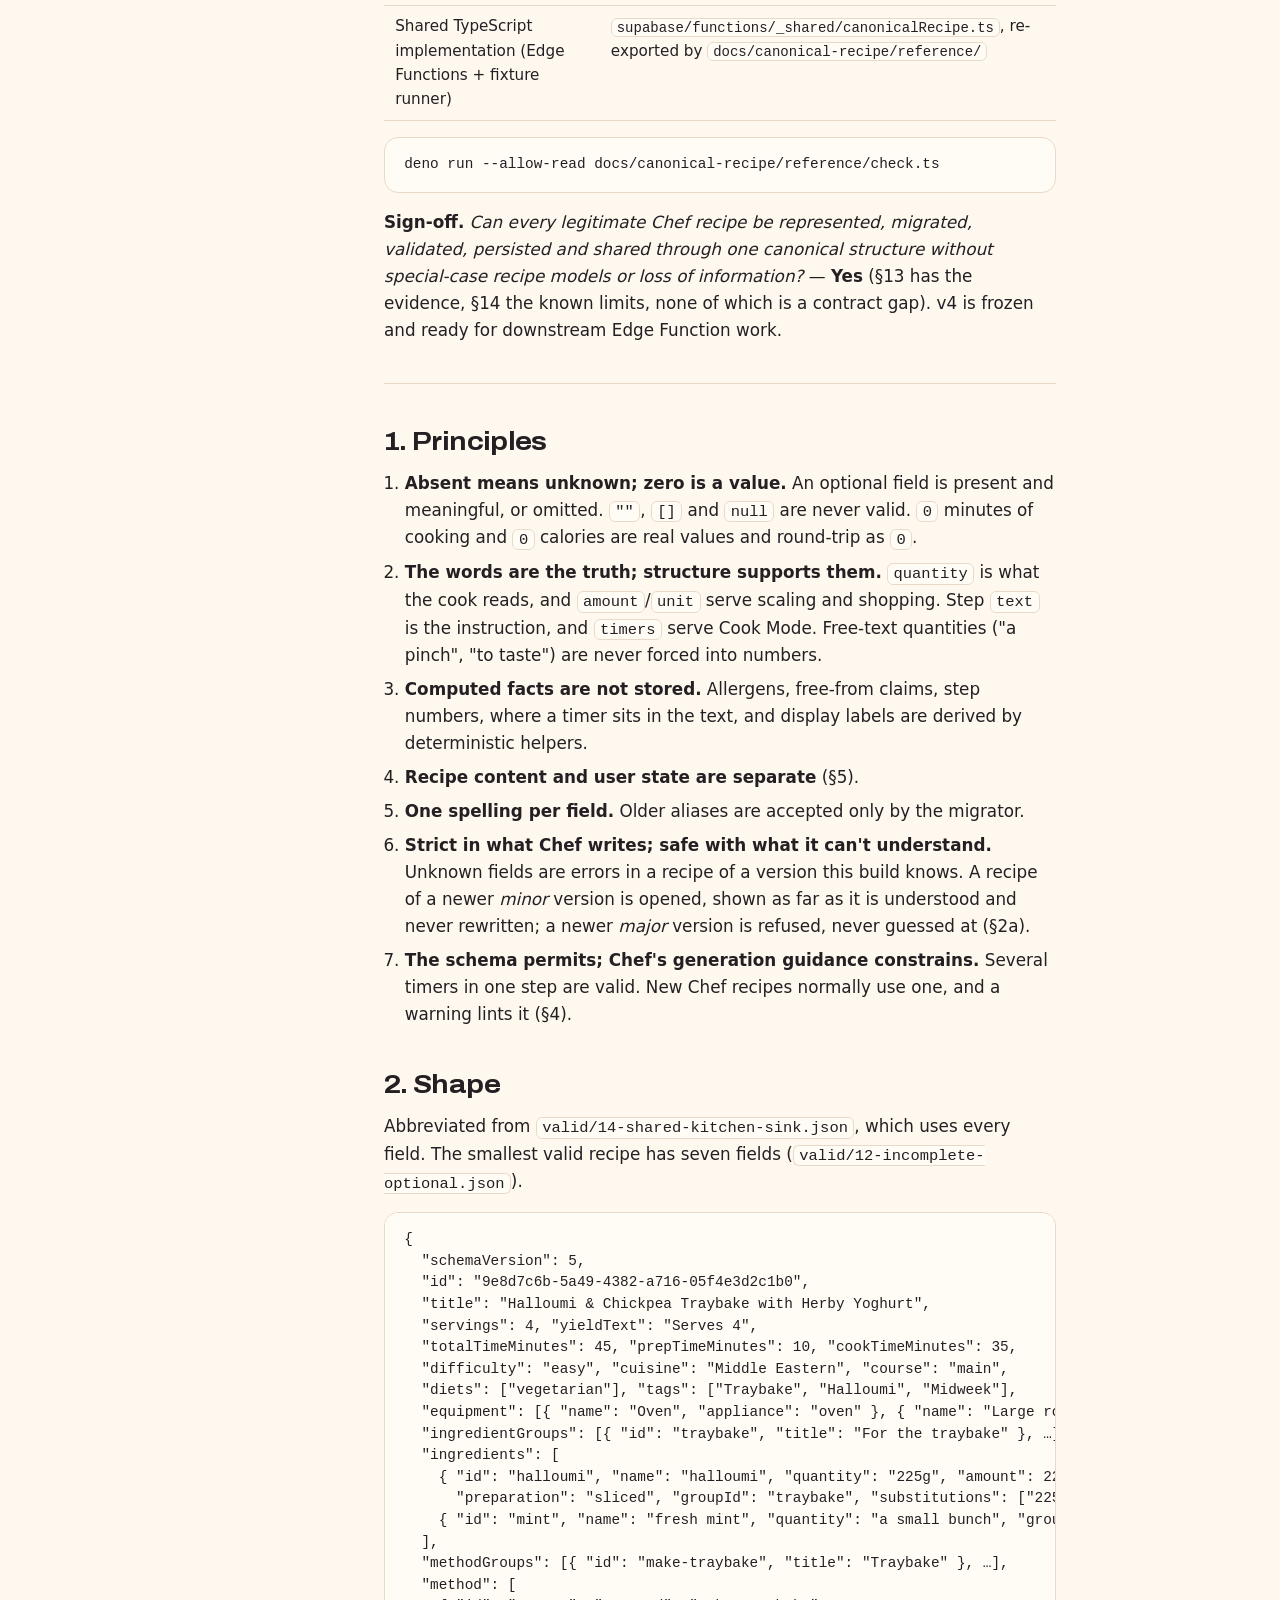
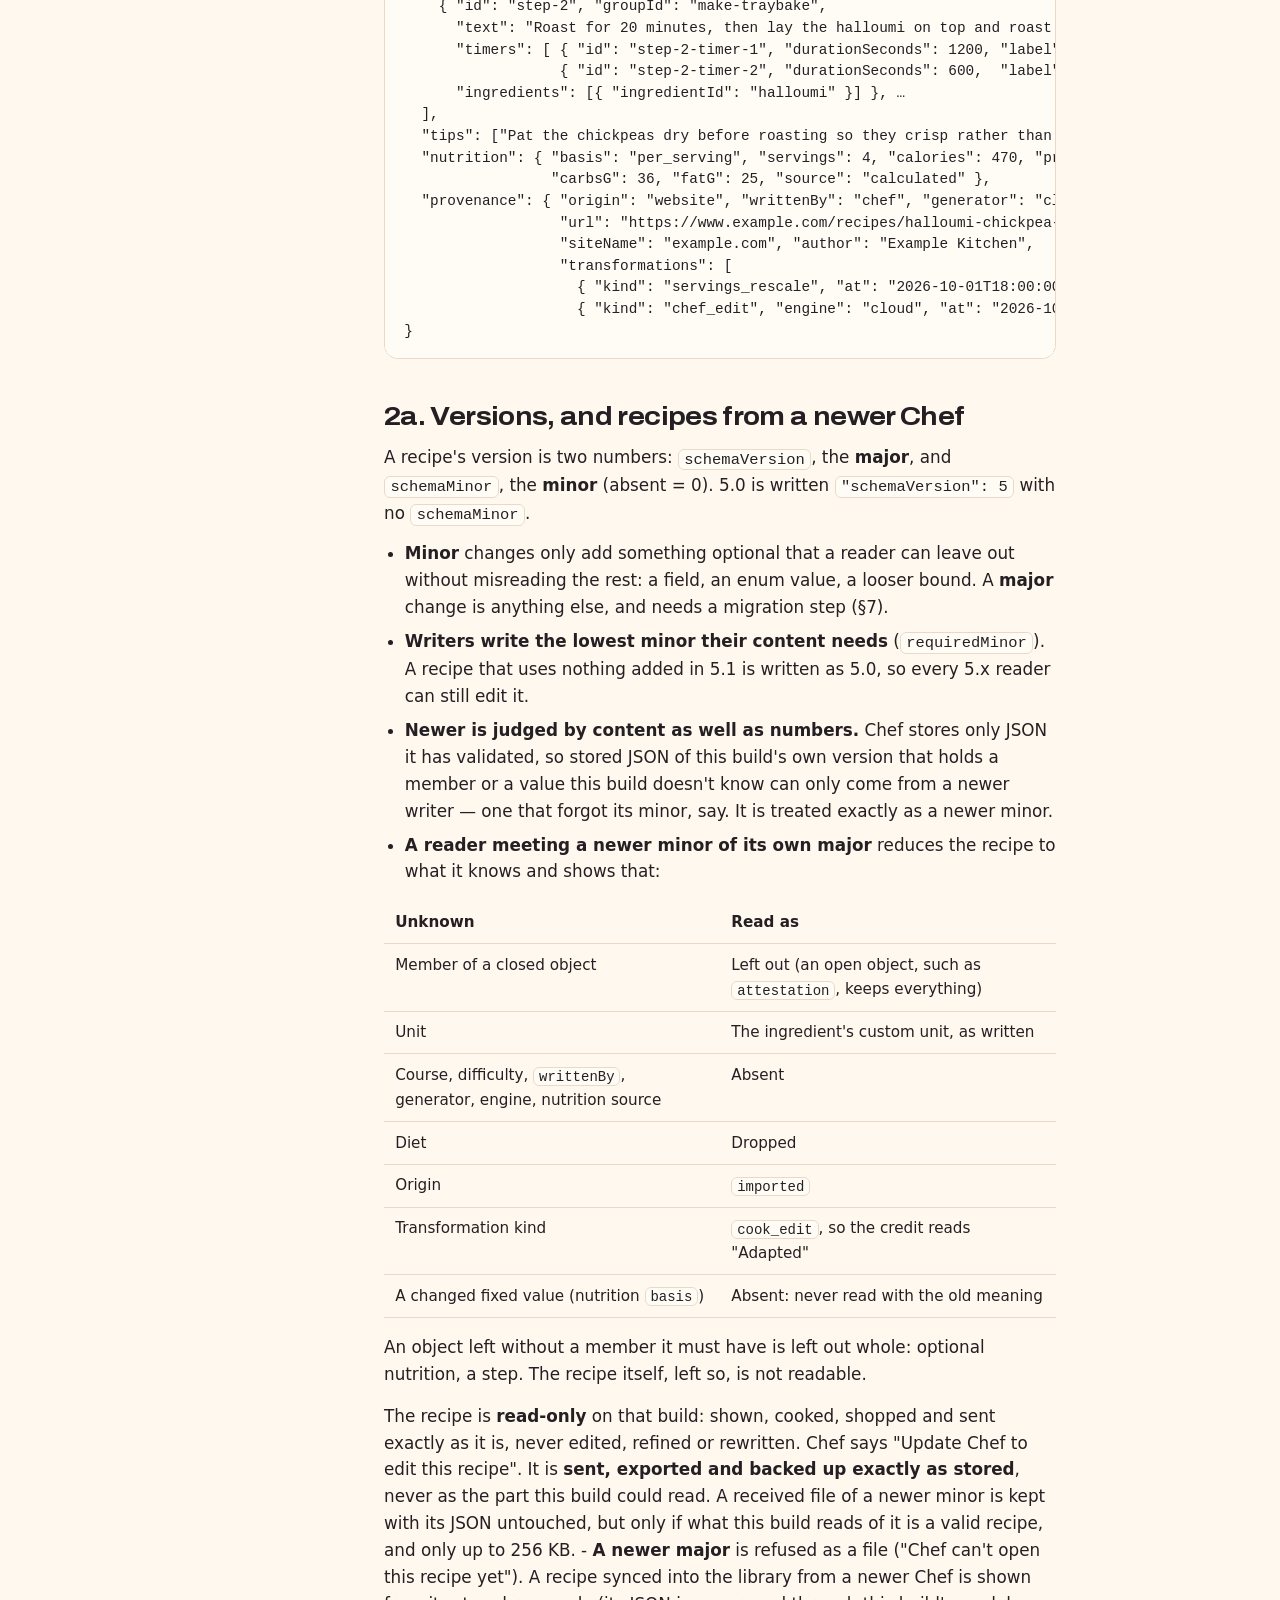
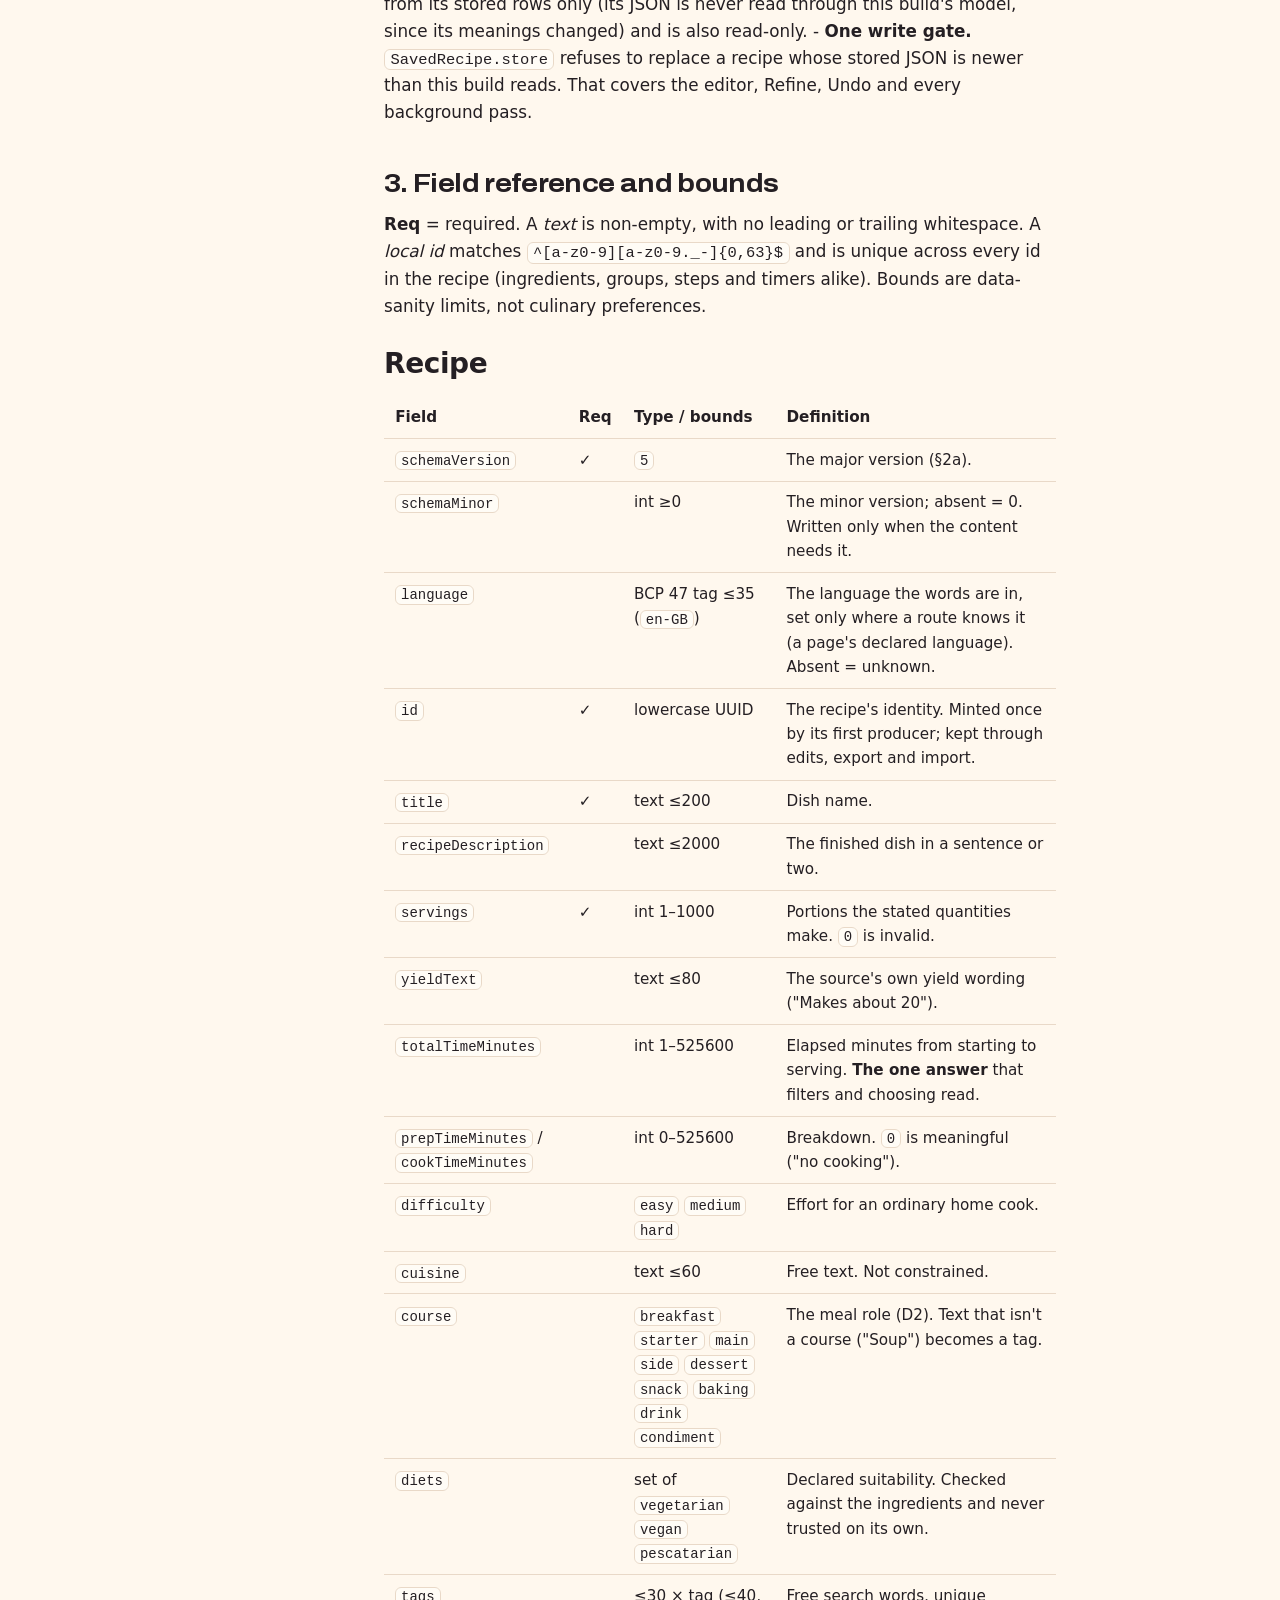
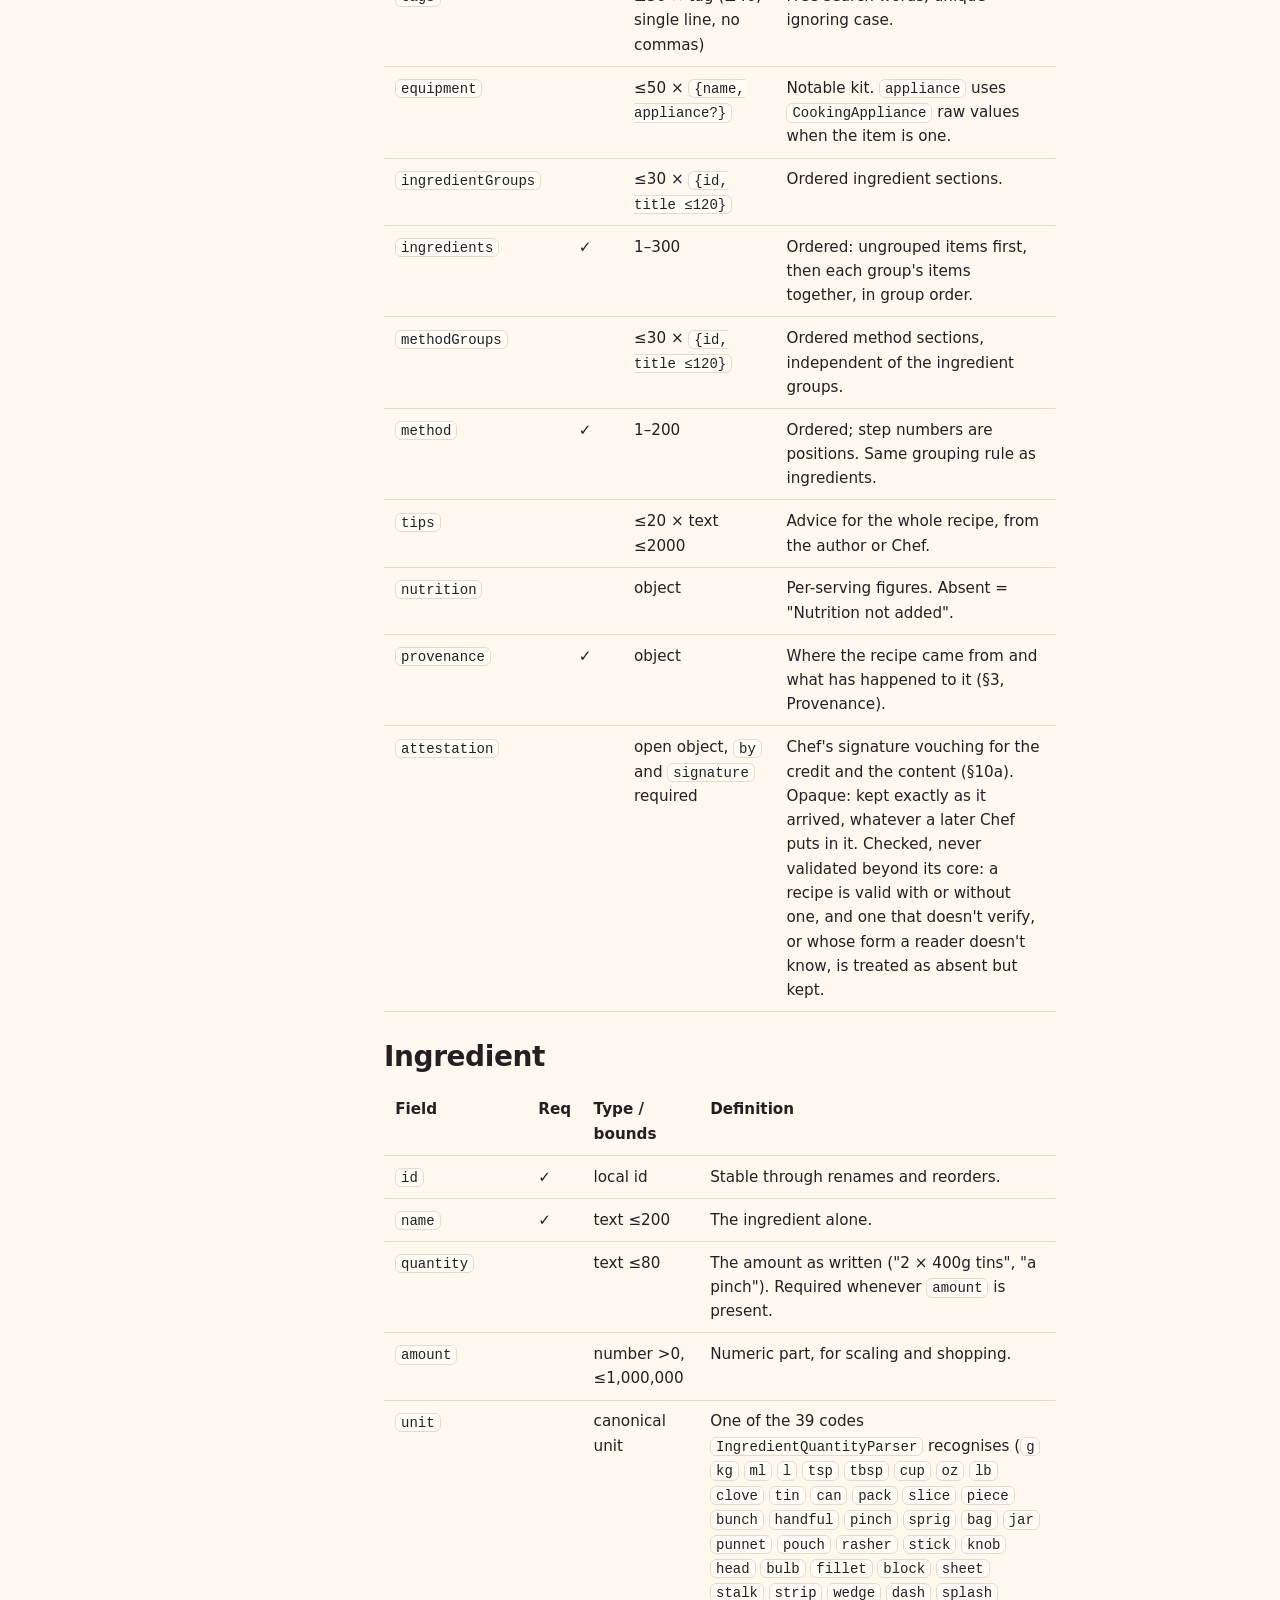
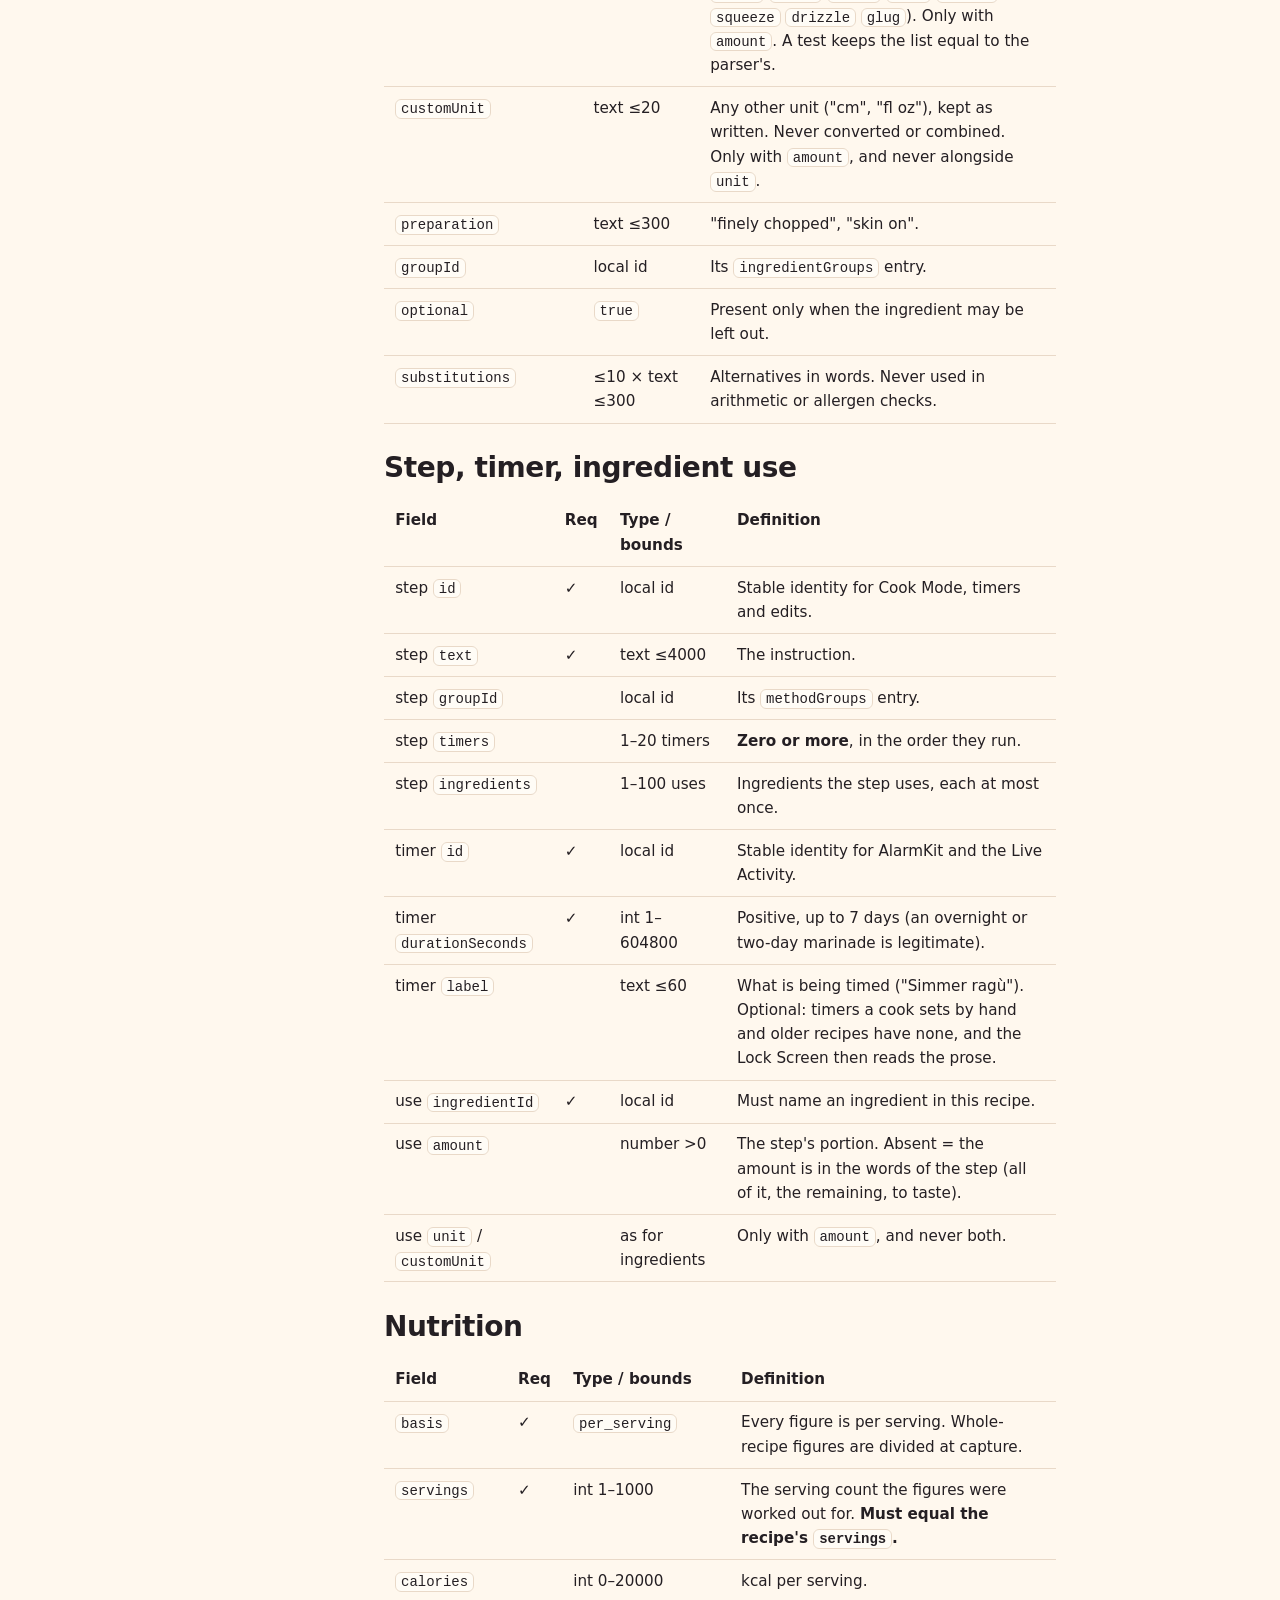
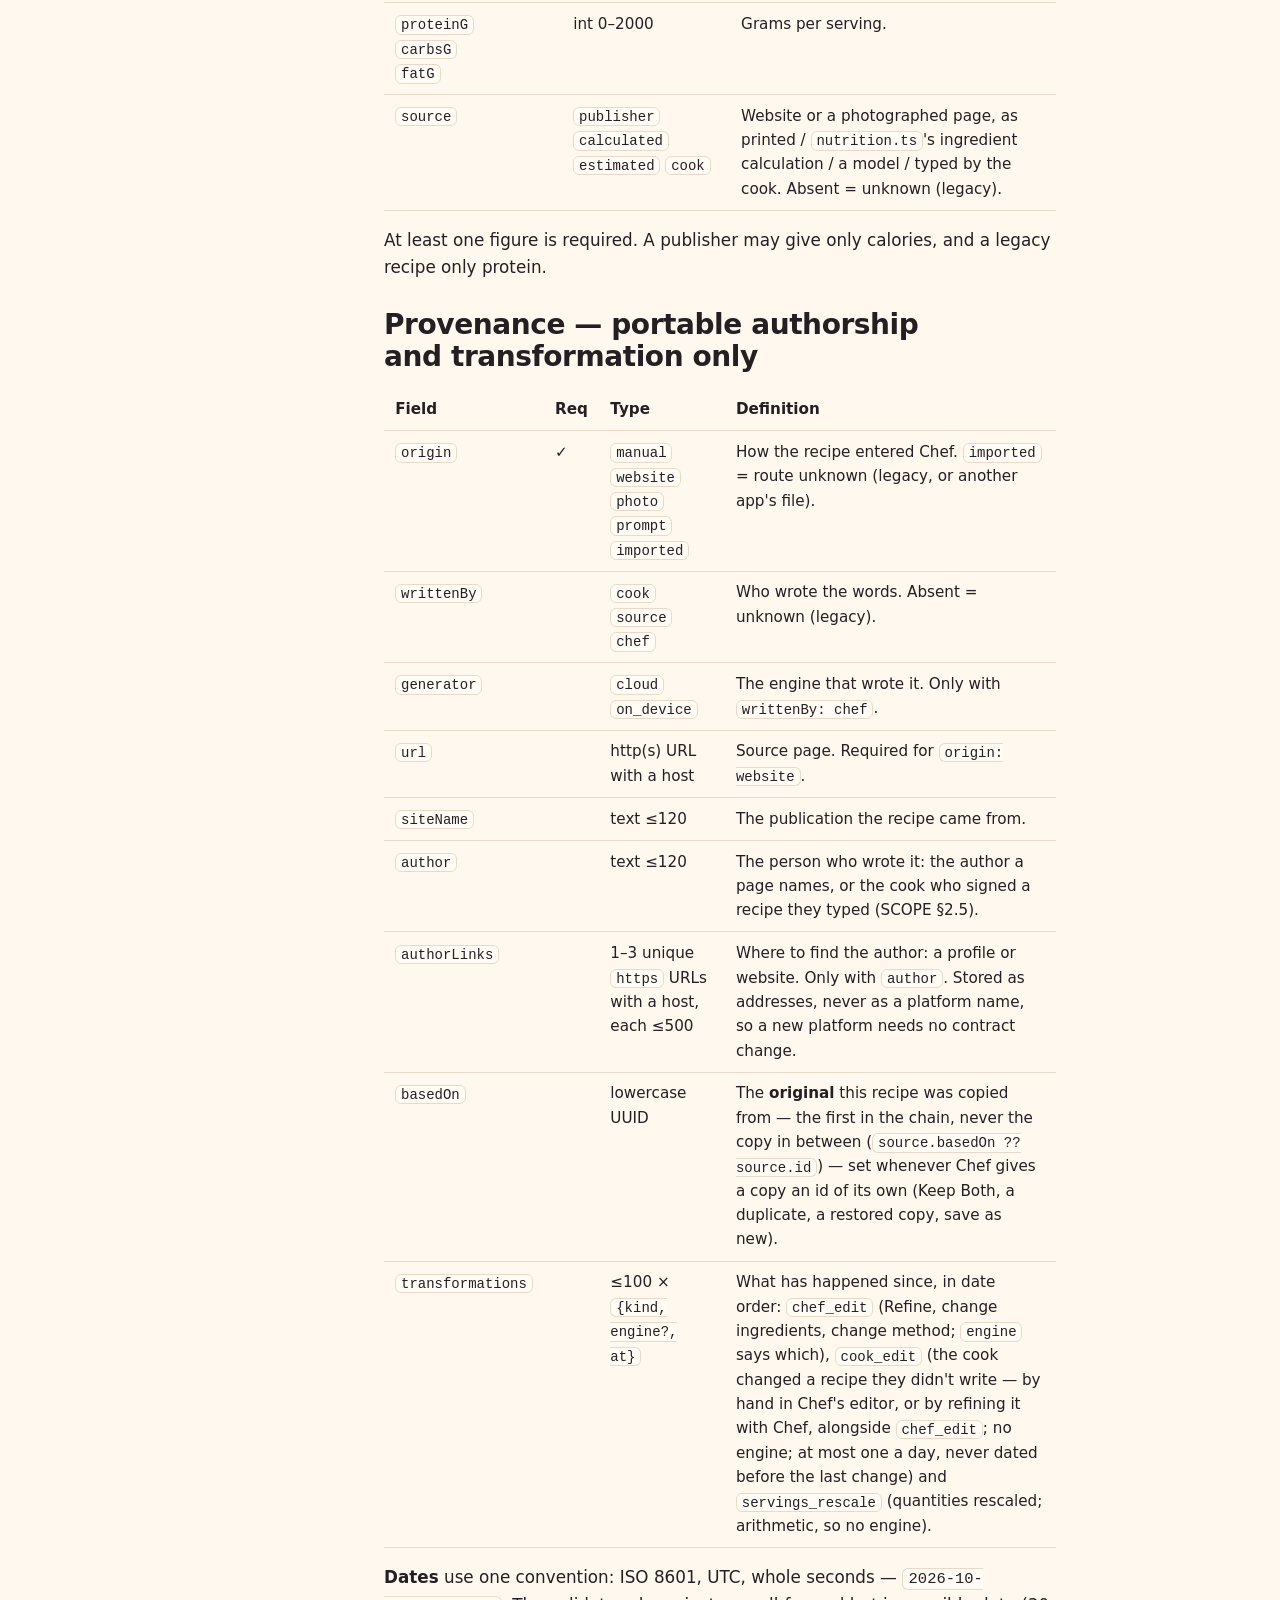
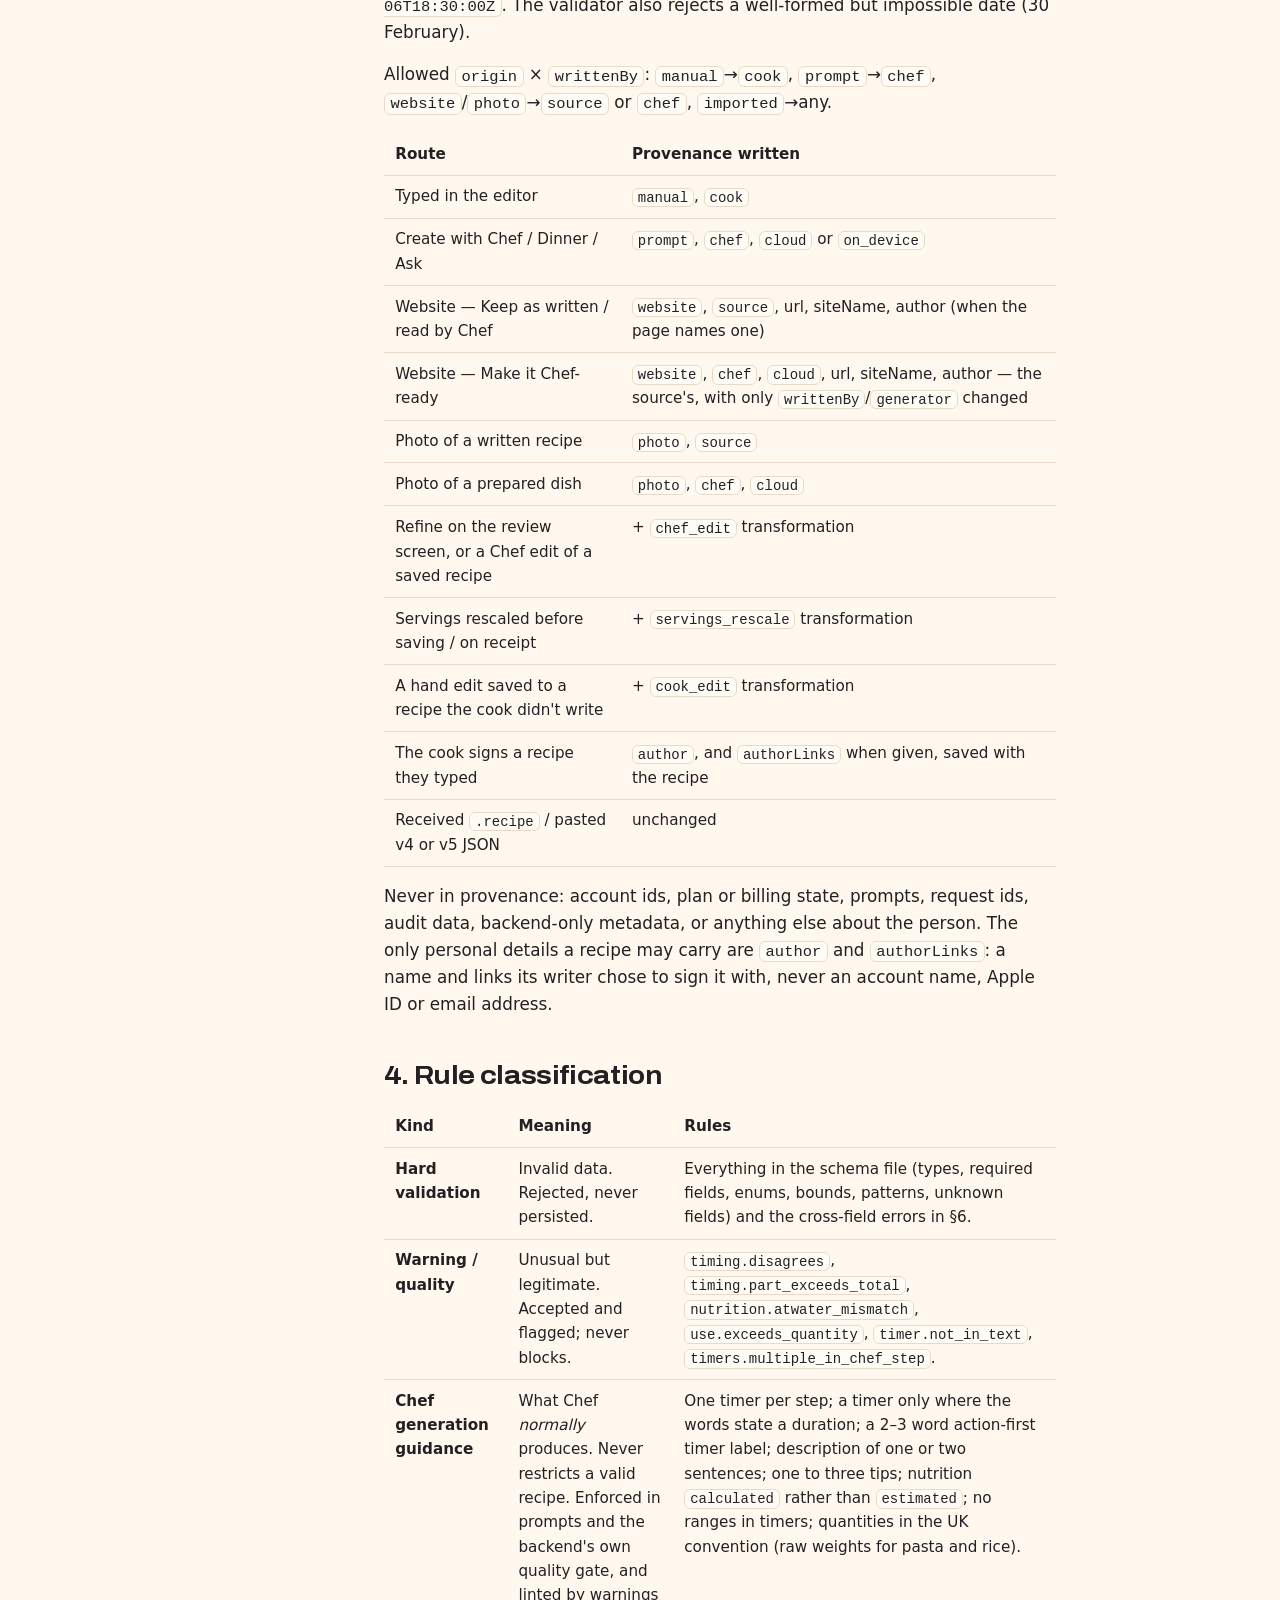
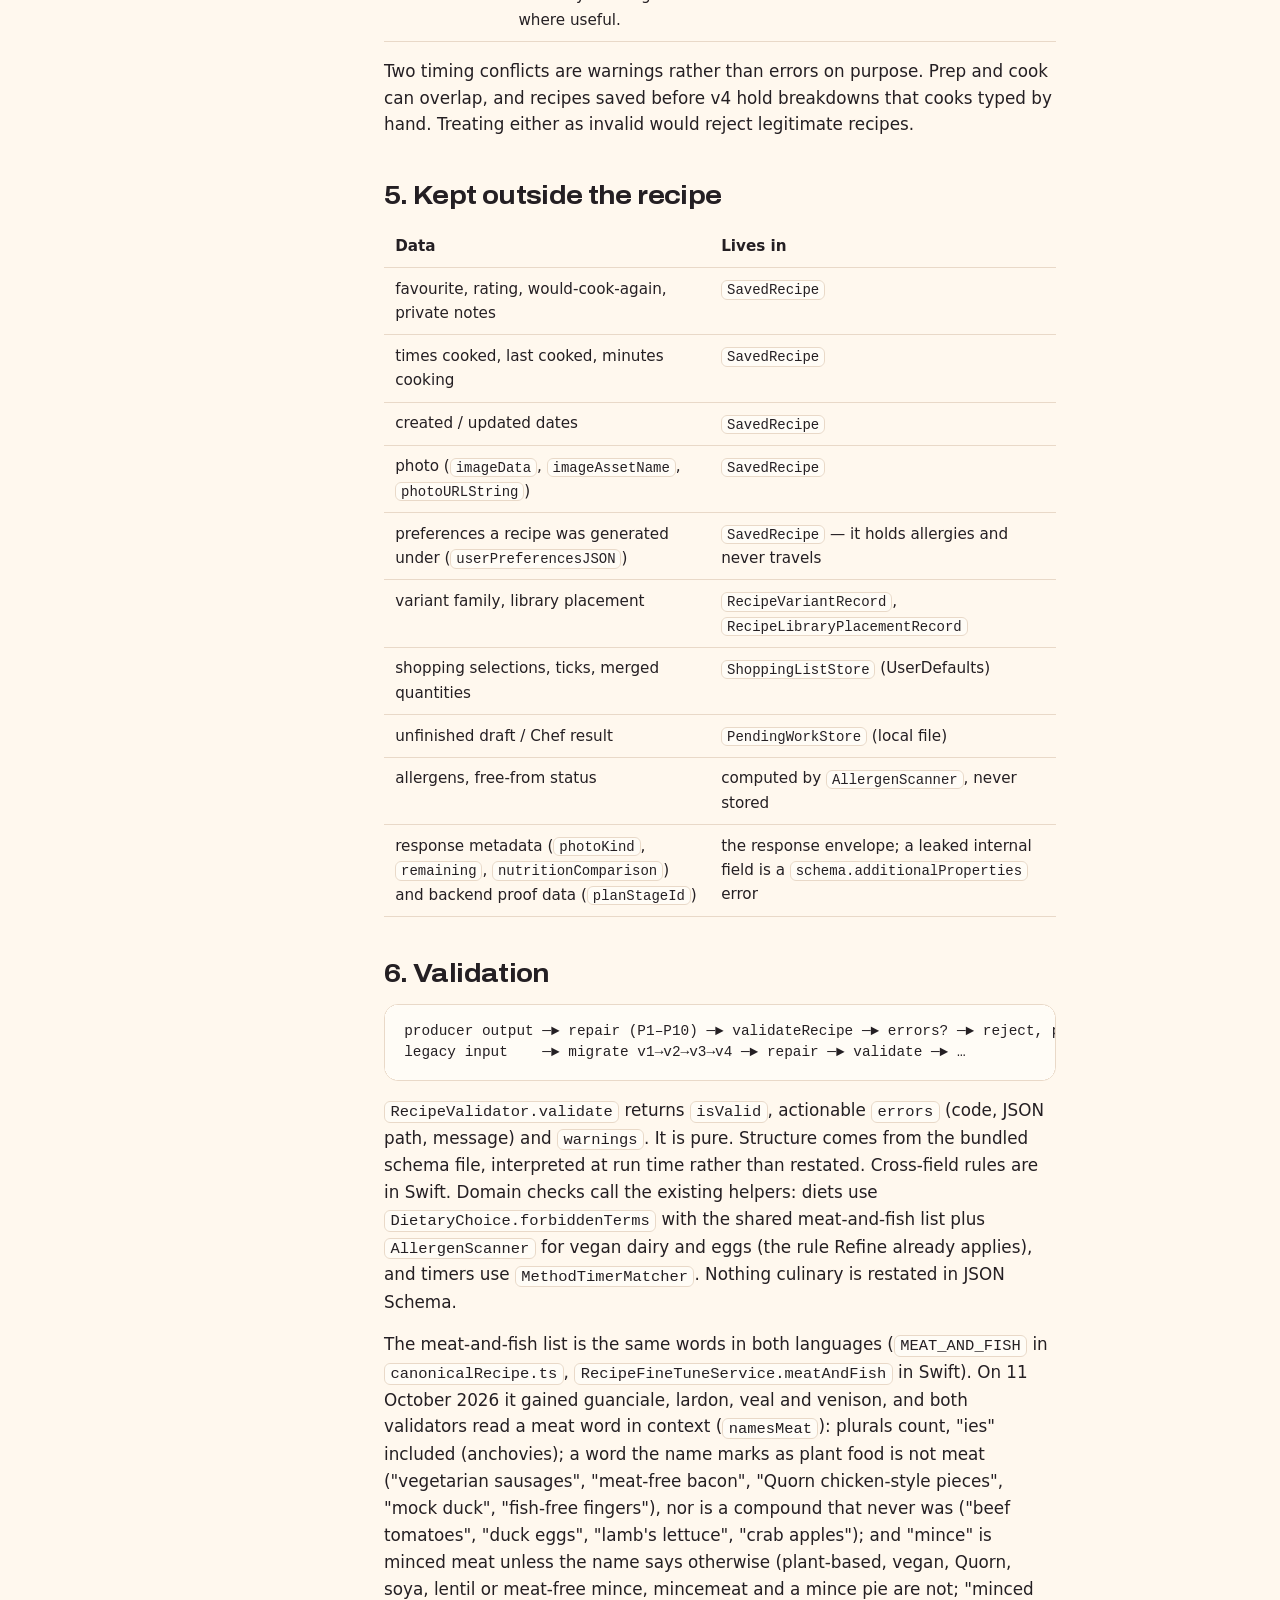
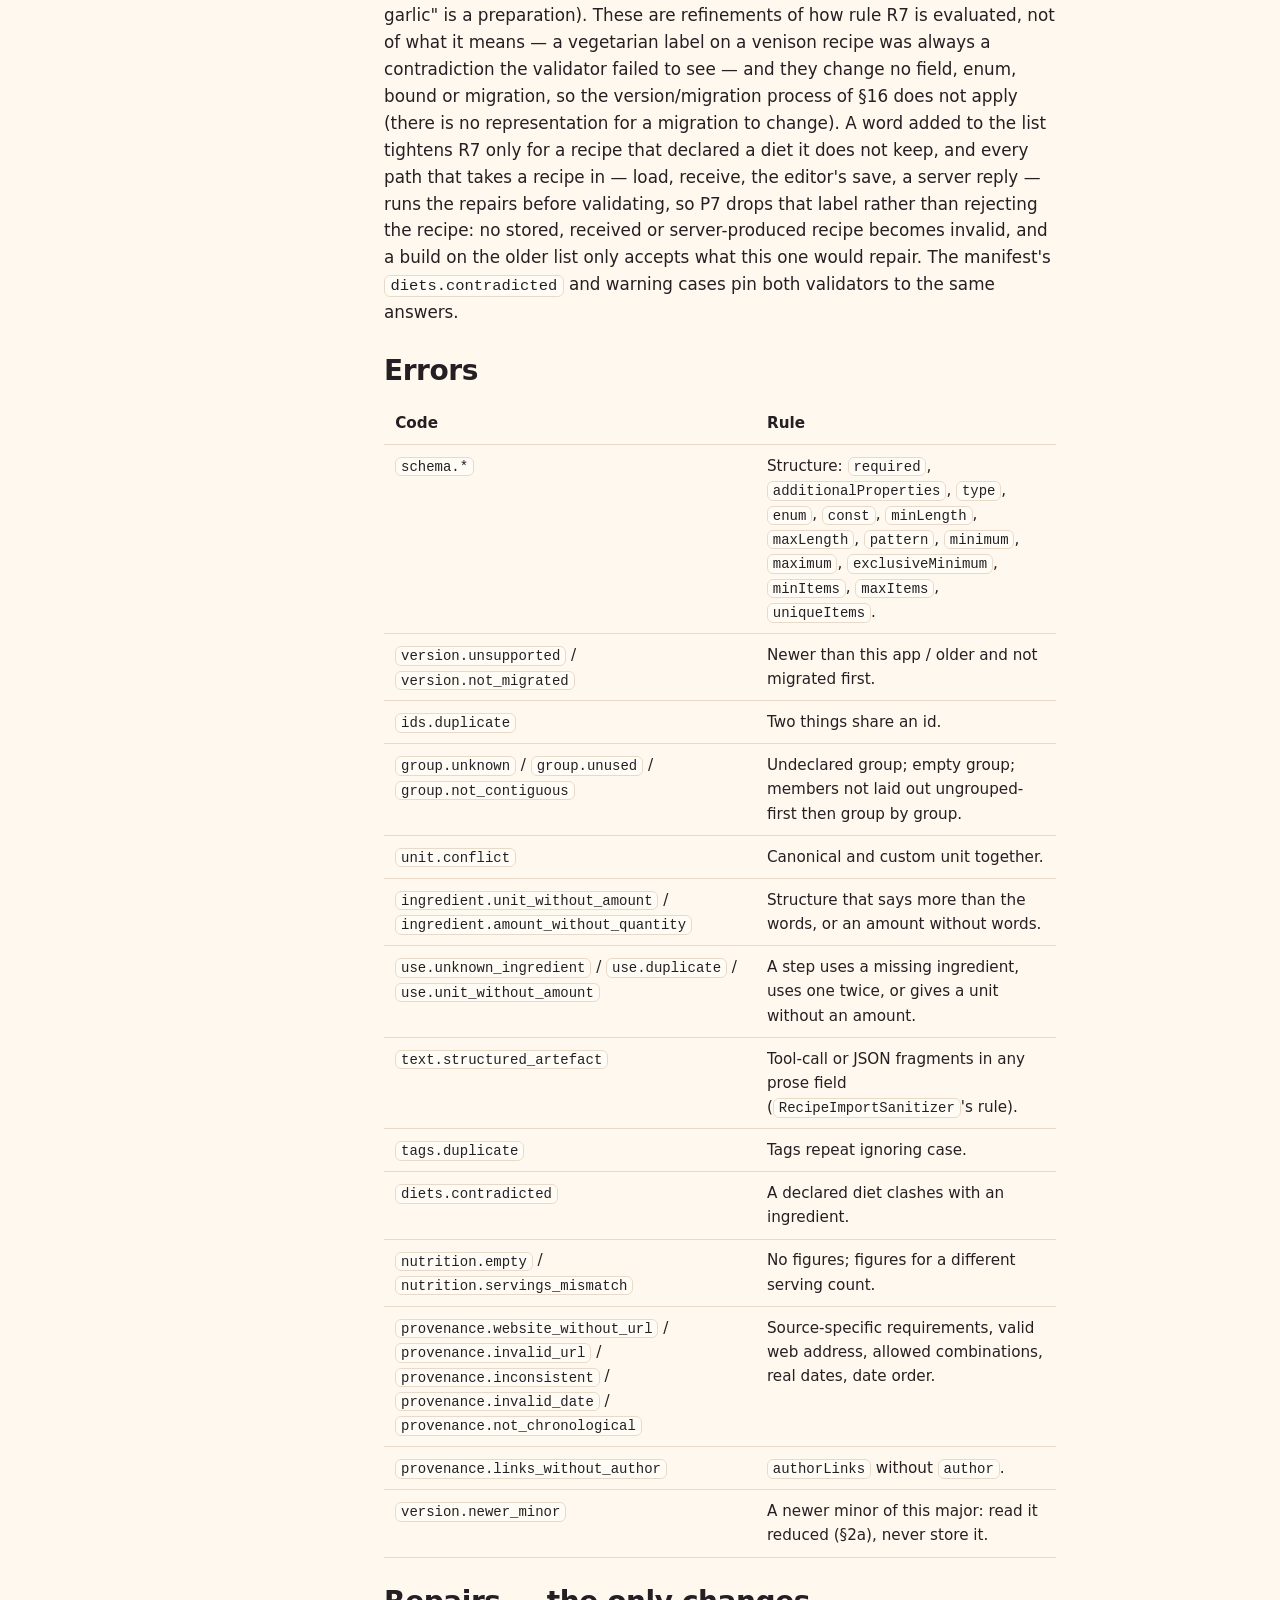
<file: recipe/canonical-recipe/index.html>
<!DOCTYPE html>
<html lang="en-GB">
<head>
<meta charset="utf-8">
<meta name="viewport" content="width=device-width, initial-scale=1, viewport-fit=cover">
<title>Canonical Recipe 5.0 — the recipe contract · Aubergenie</title>
<meta name="description" content="Canonical Recipe, the recipe contract.">
<link rel="canonical" href="https://aubergenieapp.com/recipe/canonical-recipe/">

<meta name="referrer" content="no-referrer">
<meta name="color-scheme" content="light dark">
<meta name="theme-color" content="#FFF8EE" media="(prefers-color-scheme: light)">
<meta name="theme-color" content="#16101A" media="(prefers-color-scheme: dark)">
<meta property="og:type" content="article">
<meta property="og:site_name" content="Aubergenie">
<meta property="og:title" content="Canonical Recipe 5.0 — the recipe contract · Aubergenie">
<meta property="og:description" content="Canonical Recipe, the recipe contract.">
<meta property="og:url" content="https://aubergenieapp.com/recipe/canonical-recipe/">
<meta property="og:image" content="https://aubergenieapp.com/static/images/og.jpg?v=3">
<meta property="og:image:width" content="1200">
<meta property="og:image:height" content="630">
<meta property="og:image:alt" content="Aubergenie: Remember when cooking was fun? Coming soon to iPhone, iPad and Mac.">
<meta property="og:locale" content="en_GB">
<meta name="twitter:card" content="summary_large_image">
<link rel="icon" href="/static/icons/icon-32.png?v=845df502" sizes="32x32" type="image/png">
<link rel="icon" href="/static/icons/icon-192.png?v=845df502" sizes="192x192" type="image/png">
<link rel="apple-touch-icon" href="/static/icons/icon-180.png">
<link rel="manifest" href="/site.webmanifest">
<link rel="preload" href="/static/fonts/archivo-variable-latin.woff2" as="font" type="font/woff2" crossorigin>
<link rel="stylesheet" href="/static/css/site.css?v=f1d834fdd0">
<link rel="stylesheet" href="/static/css/launch.css?v=42">
<script>(function(d){d.classList.add('js');try{d.classList.add(matchMedia('(prefers-reduced-motion: reduce)').matches?'still':'motion')}catch(e){d.classList.add('still')}setTimeout(function(){if(!d.classList.contains('js-ready')){d.classList.remove('motion');d.classList.add('still')}},4000)})(document.documentElement)</script>
</head>
<body class="page-document">
<a class="skip" href="#main">Skip to content</a>
<header class="site-header" data-header>
  <div class="wrap">
    <a class="brand" href="/" aria-label="Aubergenie home">
      <span class="wordmark" aria-hidden="true">aubergen<span class="wm-i">ı<svg viewBox="0 0 100 100"><path d="M50 2C78 20 92 48 84 78 78 96 56 100 40 90 14 74 10 36 50 2Z"/></svg></span>e</span>
    </a>
    <nav class="site-nav" aria-label="Site">
      <a href="/support/">Support</a>
      <a class="btn btn-small btn-fill header-cta" href="/#join" data-header-cta>Tell me when it's ready</a>
    </nav>
  </div>
</header>

<main id="main">
<article class="document wrap">
  <header class="page-head">
    <p class="eyebrow">Recipe File · developer documentation</p>
    <h1>Canonical Recipe 5.0 — the recipe contract</h1>
    <p class="lede">The recipe contract a Recipe File carries: shape, bounds, cross-field rules, validation and migration. Rendered from the repository's own document; some of its references are to source files that are not published here.</p>
    <p class="meta"></p>
  </header>
  <div class="document-grid">
    <div class="document-aside">
      <div class="callout">
  <p class="callout-title">Recipe File</p>
  <ul>
    <li><a href="/recipe/">Introduction</a></li>
    <li><a href="/recipe/spec/">Recipe File specification</a></li>
    <li><a href="/recipe/canonical-recipe/">Canonical Recipe</a></li>
    <li><a href="/recipe/recipe-file.v1.schema.json">Envelope schema</a></li>
    <li><a href="/recipe/canonical-recipe.v5.schema.json">Recipe schema 5.0</a> · <a href="/recipe/canonical-recipe.v4.schema.json">v4</a></li>
    <li><a href="/recipe/#examples">Example files</a></li>
  </ul>
  <p>These documents are rendered from the app's own repository, where it is still called Chef, its name until October 2026. The format is the same.</p>
</div>

      <nav class="contents" aria-label="Contents">
        <p class="contents-title">On this page</p>
        <div class="toc">
<ul>
<li><a href="#1-principles">1. Principles</a></li>
<li><a href="#2-shape">2. Shape</a></li>
<li><a href="#2a-versions-and-recipes-from-a-newer-chef">2a. Versions, and recipes from a newer Chef</a></li>
<li><a href="#3-field-reference-and-bounds">3. Field reference and bounds</a></li>
<li><a href="#4-rule-classification">4. Rule classification</a></li>
<li><a href="#5-kept-outside-the-recipe">5. Kept outside the recipe</a></li>
<li><a href="#6-validation">6. Validation</a></li>
<li><a href="#7-migration">7. Migration</a></li>
<li><a href="#8-stable-identity">8. Stable identity</a></li>
<li><a href="#9-storage-d1">9. Storage (D1)</a></li>
<li><a href="#10-sharing-and-export">10. Sharing and export</a></li>
<li><a href="#10a-proof-fingerprints-and-the-attestation">10a. Proof — fingerprints and the attestation</a></li>
<li><a href="#11-edge-functions-unchanged-compatible">11. Edge Functions — unchanged, compatible</a></li>
<li><a href="#12-pipelines-and-enforcement">12. Pipelines and enforcement</a></li>
<li><a href="#13-evidence">13. Evidence</a></li>
<li><a href="#14-known-limits-not-contract-gaps">14. Known limits (not contract gaps)</a></li>
<li><a href="#15-not-in-50">15. Not in 5.0</a></li>
<li><a href="#16-changing-the-contract">16. Changing the contract</a></li>
</ul>
</div>

      </nav>
    </div>
    <div class="prose">
      <p><strong>Status: 5.0, the launch format (2026-10-18).</strong> v4 (FROZEN 2026-10-06,
committed <code>660553b</code> on <code>codex/canonical-recipe-schema</code>) plus optional
additions: <code>schemaMinor</code>, <code>language</code> and <code>attestation</code> on the recipe;
<code>author</code> for a cook who signs, <code>authorLinks</code> and <code>basedOn</code> in provenance; and
the transformation kind <code>cook_edit</code>. Every v4 recipe is a valid 5.0 recipe; the
migration changes the version number only. Chef's backend still speaks v4
(§11). Where this document says "v4" of the structure, it holds for 5.0 too.
After launch the contract changes only by the rules in §16.</p>
<p>This document is the authoritative recipe contract; anything elsewhere that
disagrees with it is out of date.
Canonical Recipe v4 is the single authoritative recipe structure in Chef.
Every feature that creates, imports, edits, stores, loads or shares a recipe
reads or writes it, and every recipe-writing path ends in
<em>result → canonical v4 → validate → persist</em>.</p>
<table>
<thead>
<tr>
<th>Part</th>
<th>Where</th>
</tr>
</thead>
<tbody>
<tr>
<td>Structural contract (JSON Schema 2020-12, bundled in the app)</td>
<td><a href="/recipe/canonical-recipe.v5.schema.json"><code>MyRecipes/Resources/CanonicalRecipe.v5.schema.json</code></a></td>
</tr>
<tr>
<td>Structural contract v4 (kept byte-for-byte: the backend bundles it and its tests check it against the app's copy)</td>
<td><a href="/recipe/canonical-recipe.v4.schema.json"><code>MyRecipes/Resources/CanonicalRecipe.v4.schema.json</code></a></td>
</tr>
<tr>
<td>Swift model</td>
<td><code>Models/CanonicalRecipe.swift</code></td>
</tr>
<tr>
<td><code>validateRecipe</code> — the one validator</td>
<td><code>Models/RecipeValidator.swift</code></td>
</tr>
<tr>
<td>The only allowed repairs</td>
<td><code>Models/RecipeRepair.swift</code></td>
</tr>
<tr>
<td><code>migrateRecipeToLatest</code> — v1 → v2 → v3 → v4 → v5</td>
<td><code>Models/RecipeMigrator.swift</code></td>
</tr>
<tr>
<td>Persistence (load / save / backfill)</td>
<td><code>Persistence/CanonicalRecipeStore.swift</code>, schemas V9–V10 in <code>RecipeSchema.swift</code></td>
</tr>
<tr>
<td>Fixtures + manifest (shared by Swift and TypeScript)</td>
<td><code>MyRecipesTests/Fixtures/CanonicalRecipe/</code></td>
</tr>
<tr>
<td>Tests</td>
<td><code>CanonicalRecipeContractTests</code>, <code>CanonicalRecipePersistenceTests</code></td>
</tr>
<tr>
<td>Shared TypeScript implementation (Edge Functions + fixture runner)</td>
<td><code>supabase/functions/_shared/canonicalRecipe.ts</code>, re-exported by <code>docs/canonical-recipe/reference/</code></td>
</tr>
</tbody>
</table>
<pre tabindex="0"><code class="language-bash">deno run --allow-read docs/canonical-recipe/reference/check.ts
</code></pre>
<p><strong>Sign-off.</strong> <em>Can every legitimate Chef recipe be represented, migrated,
validated, persisted and shared through one canonical structure without
special-case recipe models or loss of information?</em> — <strong>Yes</strong> (§13 has the
evidence, §14 the known limits, none of which is a contract gap). v4 is frozen
and ready for downstream Edge Function work.</p>
<hr />
<h2 id="1-principles">1. Principles</h2>
<ol>
<li><strong>Absent means unknown; zero is a value.</strong> An optional field is present and
   meaningful, or omitted. <code>""</code>, <code>[]</code> and <code>null</code> are never valid. <code>0</code> minutes of
   cooking and <code>0</code> calories are real values and round-trip as <code>0</code>.</li>
<li><strong>The words are the truth; structure supports them.</strong> <code>quantity</code> is what the
   cook reads, and <code>amount</code>/<code>unit</code> serve scaling and shopping. Step <code>text</code> is the
   instruction, and <code>timers</code> serve Cook Mode. Free-text quantities ("a pinch",
   "to taste") are never forced into numbers.</li>
<li><strong>Computed facts are not stored.</strong> Allergens, free-from claims, step numbers,
   where a timer sits in the text, and display labels are derived by
   deterministic helpers.</li>
<li><strong>Recipe content and user state are separate</strong> (§5).</li>
<li><strong>One spelling per field.</strong> Older aliases are accepted only by the migrator.</li>
<li><strong>Strict in what Chef writes; safe with what it can't understand.</strong> Unknown
   fields are errors in a recipe of a version this build knows. A recipe of a
   newer <em>minor</em> version is opened, shown as far as it is understood and never
   rewritten; a newer <em>major</em> version is refused, never guessed at (§2a).</li>
<li><strong>The schema permits; Chef's generation guidance constrains.</strong> Several
   timers in one step are valid. New Chef recipes normally use one, and a
   warning lints it (§4).</li>
</ol>
<h2 id="2-shape">2. Shape</h2>
<p>Abbreviated from
<code>valid/14-shared-kitchen-sink.json</code>,
which uses every field. The smallest valid recipe has seven fields
(<code>valid/12-incomplete-optional.json</code>).</p>
<pre tabindex="0"><code class="language-jsonc">{
  &quot;schemaVersion&quot;: 5,
  &quot;id&quot;: &quot;9e8d7c6b-5a49-4382-a716-05f4e3d2c1b0&quot;,
  &quot;title&quot;: &quot;Halloumi &amp; Chickpea Traybake with Herby Yoghurt&quot;,
  &quot;servings&quot;: 4, &quot;yieldText&quot;: &quot;Serves 4&quot;,
  &quot;totalTimeMinutes&quot;: 45, &quot;prepTimeMinutes&quot;: 10, &quot;cookTimeMinutes&quot;: 35,
  &quot;difficulty&quot;: &quot;easy&quot;, &quot;cuisine&quot;: &quot;Middle Eastern&quot;, &quot;course&quot;: &quot;main&quot;,
  &quot;diets&quot;: [&quot;vegetarian&quot;], &quot;tags&quot;: [&quot;Traybake&quot;, &quot;Halloumi&quot;, &quot;Midweek&quot;],
  &quot;equipment&quot;: [{ &quot;name&quot;: &quot;Oven&quot;, &quot;appliance&quot;: &quot;oven&quot; }, { &quot;name&quot;: &quot;Large roasting tin&quot; }],
  &quot;ingredientGroups&quot;: [{ &quot;id&quot;: &quot;traybake&quot;, &quot;title&quot;: &quot;For the traybake&quot; }, …],
  &quot;ingredients&quot;: [
    { &quot;id&quot;: &quot;halloumi&quot;, &quot;name&quot;: &quot;halloumi&quot;, &quot;quantity&quot;: &quot;225g&quot;, &quot;amount&quot;: 225, &quot;unit&quot;: &quot;g&quot;,
      &quot;preparation&quot;: &quot;sliced&quot;, &quot;groupId&quot;: &quot;traybake&quot;, &quot;substitutions&quot;: [&quot;225g paneer, for a milder flavour&quot;] },
    { &quot;id&quot;: &quot;mint&quot;, &quot;name&quot;: &quot;fresh mint&quot;, &quot;quantity&quot;: &quot;a small bunch&quot;, &quot;groupId&quot;: &quot;yoghurt&quot;, &quot;optional&quot;: true }, …
  ],
  &quot;methodGroups&quot;: [{ &quot;id&quot;: &quot;make-traybake&quot;, &quot;title&quot;: &quot;Traybake&quot; }, …],
  &quot;method&quot;: [
    { &quot;id&quot;: &quot;step-2&quot;, &quot;groupId&quot;: &quot;make-traybake&quot;,
      &quot;text&quot;: &quot;Roast for 20 minutes, then lay the halloumi on top and roast for 10 minutes more until golden.&quot;,
      &quot;timers&quot;: [ { &quot;id&quot;: &quot;step-2-timer-1&quot;, &quot;durationSeconds&quot;: 1200, &quot;label&quot;: &quot;Roast chickpeas&quot; },
                  { &quot;id&quot;: &quot;step-2-timer-2&quot;, &quot;durationSeconds&quot;: 600,  &quot;label&quot;: &quot;Roast halloumi&quot; } ],
      &quot;ingredients&quot;: [{ &quot;ingredientId&quot;: &quot;halloumi&quot; }] }, …
  ],
  &quot;tips&quot;: [&quot;Pat the chickpeas dry before roasting so they crisp rather than steam.&quot;, …],
  &quot;nutrition&quot;: { &quot;basis&quot;: &quot;per_serving&quot;, &quot;servings&quot;: 4, &quot;calories&quot;: 470, &quot;proteinG&quot;: 24,
                 &quot;carbsG&quot;: 36, &quot;fatG&quot;: 25, &quot;source&quot;: &quot;calculated&quot; },
  &quot;provenance&quot;: { &quot;origin&quot;: &quot;website&quot;, &quot;writtenBy&quot;: &quot;chef&quot;, &quot;generator&quot;: &quot;cloud&quot;,
                  &quot;url&quot;: &quot;https://www.example.com/recipes/halloumi-chickpea-traybake&quot;,
                  &quot;siteName&quot;: &quot;example.com&quot;, &quot;author&quot;: &quot;Example Kitchen&quot;,
                  &quot;transformations&quot;: [
                    { &quot;kind&quot;: &quot;servings_rescale&quot;, &quot;at&quot;: &quot;2026-10-01T18:00:00Z&quot; },
                    { &quot;kind&quot;: &quot;chef_edit&quot;, &quot;engine&quot;: &quot;cloud&quot;, &quot;at&quot;: &quot;2026-10-05T19:12:00Z&quot; } ] }
}
</code></pre>
<h2 id="2a-versions-and-recipes-from-a-newer-chef">2a. Versions, and recipes from a newer Chef</h2>
<p>A recipe's version is two numbers: <code>schemaVersion</code>, the <strong>major</strong>, and
<code>schemaMinor</code>, the <strong>minor</strong> (absent = 0). 5.0 is written <code>"schemaVersion": 5</code>
with no <code>schemaMinor</code>.</p>
<ul>
<li><strong>Minor</strong> changes only add something optional that a reader can leave out
  without misreading the rest: a field, an enum value, a looser bound. A
  <strong>major</strong> change is anything else, and needs a migration step (§7).</li>
<li><strong>Writers write the lowest minor their content needs</strong> (<code>requiredMinor</code>). A
  recipe that uses nothing added in 5.1 is written as 5.0, so every 5.x reader
  can still edit it.</li>
<li><strong>Newer is judged by content as well as numbers.</strong> Chef stores only JSON it
  has validated, so stored JSON of this build's own version that holds a member
  or a value this build doesn't know can only come from a newer writer — one
  that forgot its minor, say. It is treated exactly as a newer minor.</li>
<li><strong>A reader meeting a newer minor of its own major</strong> reduces the recipe to
  what it knows and shows that:</li>
</ul>
<table>
<thead>
<tr>
<th>Unknown</th>
<th>Read as</th>
</tr>
</thead>
<tbody>
<tr>
<td>Member of a closed object</td>
<td>Left out (an open object, such as <code>attestation</code>, keeps everything)</td>
</tr>
<tr>
<td>Unit</td>
<td>The ingredient's custom unit, as written</td>
</tr>
<tr>
<td>Course, difficulty, <code>writtenBy</code>, generator, engine, nutrition source</td>
<td>Absent</td>
</tr>
<tr>
<td>Diet</td>
<td>Dropped</td>
</tr>
<tr>
<td>Origin</td>
<td><code>imported</code></td>
</tr>
<tr>
<td>Transformation kind</td>
<td><code>cook_edit</code>, so the credit reads "Adapted"</td>
</tr>
<tr>
<td>A changed fixed value (nutrition <code>basis</code>)</td>
<td>Absent: never read with the old meaning</td>
</tr>
</tbody>
</table>
<p>An object left without a member it must have is left out whole: optional
  nutrition, a step. The recipe itself, left so, is not readable.</p>
<p>The recipe is <strong>read-only</strong> on that build: shown, cooked, shopped and sent
  exactly as it is, never edited, refined or rewritten. Chef says "Update Chef
  to edit this recipe". It is <strong>sent, exported and backed up exactly as
  stored</strong>, never as the part this build could read. A received file of a
  newer minor is kept with its JSON untouched, but only if what this build
  reads of it is a valid recipe, and only up to 256 KB.
- <strong>A newer major</strong> is refused as a file ("Chef can't open this recipe yet").
  A recipe synced into the library from a newer Chef is shown from its stored
  rows only (its JSON is never read through this build's model, since its
  meanings changed) and is also read-only.
- <strong>One write gate.</strong> <code>SavedRecipe.store</code> refuses to replace a recipe whose
  stored JSON is newer than this build reads. That covers the editor, Refine,
  Undo and every background pass.</p>
<h2 id="3-field-reference-and-bounds">3. Field reference and bounds</h2>
<p><strong>Req</strong> = required. A <em>text</em> is non-empty, with no leading or trailing
whitespace. A <em>local id</em> matches <code>^[a-z0-9][a-z0-9._-]{0,63}$</code> and is unique
across every id in the recipe (ingredients, groups, steps and timers alike).
Bounds are data-sanity limits, not culinary preferences.</p>
<h3 id="recipe">Recipe</h3>
<table>
<thead>
<tr>
<th>Field</th>
<th>Req</th>
<th>Type / bounds</th>
<th>Definition</th>
</tr>
</thead>
<tbody>
<tr>
<td><code>schemaVersion</code></td>
<td>✓</td>
<td><code>5</code></td>
<td>The major version (§2a).</td>
</tr>
<tr>
<td><code>schemaMinor</code></td>
<td></td>
<td>int ≥0</td>
<td>The minor version; absent = 0. Written only when the content needs it.</td>
</tr>
<tr>
<td><code>language</code></td>
<td></td>
<td>BCP 47 tag ≤35 (<code>en-GB</code>)</td>
<td>The language the words are in, set only where a route knows it (a page's declared language). Absent = unknown.</td>
</tr>
<tr>
<td><code>id</code></td>
<td>✓</td>
<td>lowercase UUID</td>
<td>The recipe's identity. Minted once by its first producer; kept through edits, export and import.</td>
</tr>
<tr>
<td><code>title</code></td>
<td>✓</td>
<td>text ≤200</td>
<td>Dish name.</td>
</tr>
<tr>
<td><code>recipeDescription</code></td>
<td></td>
<td>text ≤2000</td>
<td>The finished dish in a sentence or two.</td>
</tr>
<tr>
<td><code>servings</code></td>
<td>✓</td>
<td>int 1–1000</td>
<td>Portions the stated quantities make. <code>0</code> is invalid.</td>
</tr>
<tr>
<td><code>yieldText</code></td>
<td></td>
<td>text ≤80</td>
<td>The source's own yield wording ("Makes about 20").</td>
</tr>
<tr>
<td><code>totalTimeMinutes</code></td>
<td></td>
<td>int 1–525600</td>
<td>Elapsed minutes from starting to serving. <strong>The one answer</strong> that filters and choosing read.</td>
</tr>
<tr>
<td><code>prepTimeMinutes</code> / <code>cookTimeMinutes</code></td>
<td></td>
<td>int 0–525600</td>
<td>Breakdown. <code>0</code> is meaningful ("no cooking").</td>
</tr>
<tr>
<td><code>difficulty</code></td>
<td></td>
<td><code>easy</code> <code>medium</code> <code>hard</code></td>
<td>Effort for an ordinary home cook.</td>
</tr>
<tr>
<td><code>cuisine</code></td>
<td></td>
<td>text ≤60</td>
<td>Free text. Not constrained.</td>
</tr>
<tr>
<td><code>course</code></td>
<td></td>
<td><code>breakfast</code> <code>starter</code> <code>main</code> <code>side</code> <code>dessert</code> <code>snack</code> <code>baking</code> <code>drink</code> <code>condiment</code></td>
<td>The meal role (D2). Text that isn't a course ("Soup") becomes a tag.</td>
</tr>
<tr>
<td><code>diets</code></td>
<td></td>
<td>set of <code>vegetarian</code> <code>vegan</code> <code>pescatarian</code></td>
<td>Declared suitability. Checked against the ingredients and never trusted on its own.</td>
</tr>
<tr>
<td><code>tags</code></td>
<td></td>
<td>≤30 × tag (≤40, single line, no commas)</td>
<td>Free search words, unique ignoring case.</td>
</tr>
<tr>
<td><code>equipment</code></td>
<td></td>
<td>≤50 × <code>{name, appliance?}</code></td>
<td>Notable kit. <code>appliance</code> uses <code>CookingAppliance</code> raw values when the item is one.</td>
</tr>
<tr>
<td><code>ingredientGroups</code></td>
<td></td>
<td>≤30 × <code>{id, title ≤120}</code></td>
<td>Ordered ingredient sections.</td>
</tr>
<tr>
<td><code>ingredients</code></td>
<td>✓</td>
<td>1–300</td>
<td>Ordered: ungrouped items first, then each group's items together, in group order.</td>
</tr>
<tr>
<td><code>methodGroups</code></td>
<td></td>
<td>≤30 × <code>{id, title ≤120}</code></td>
<td>Ordered method sections, independent of the ingredient groups.</td>
</tr>
<tr>
<td><code>method</code></td>
<td>✓</td>
<td>1–200</td>
<td>Ordered; step numbers are positions. Same grouping rule as ingredients.</td>
</tr>
<tr>
<td><code>tips</code></td>
<td></td>
<td>≤20 × text ≤2000</td>
<td>Advice for the whole recipe, from the author or Chef.</td>
</tr>
<tr>
<td><code>nutrition</code></td>
<td></td>
<td>object</td>
<td>Per-serving figures. Absent = "Nutrition not added".</td>
</tr>
<tr>
<td><code>provenance</code></td>
<td>✓</td>
<td>object</td>
<td>Where the recipe came from and what has happened to it (§3, Provenance).</td>
</tr>
<tr>
<td><code>attestation</code></td>
<td></td>
<td>open object, <code>by</code> and <code>signature</code> required</td>
<td>Chef's signature vouching for the credit and the content (§10a). Opaque: kept exactly as it arrived, whatever a later Chef puts in it. Checked, never validated beyond its core: a recipe is valid with or without one, and one that doesn't verify, or whose form a reader doesn't know, is treated as absent but kept.</td>
</tr>
</tbody>
</table>
<h3 id="ingredient">Ingredient</h3>
<table>
<thead>
<tr>
<th>Field</th>
<th>Req</th>
<th>Type / bounds</th>
<th>Definition</th>
</tr>
</thead>
<tbody>
<tr>
<td><code>id</code></td>
<td>✓</td>
<td>local id</td>
<td>Stable through renames and reorders.</td>
</tr>
<tr>
<td><code>name</code></td>
<td>✓</td>
<td>text ≤200</td>
<td>The ingredient alone.</td>
</tr>
<tr>
<td><code>quantity</code></td>
<td></td>
<td>text ≤80</td>
<td>The amount as written ("2 × 400g tins", "a pinch"). Required whenever <code>amount</code> is present.</td>
</tr>
<tr>
<td><code>amount</code></td>
<td></td>
<td>number &gt;0, ≤1,000,000</td>
<td>Numeric part, for scaling and shopping.</td>
</tr>
<tr>
<td><code>unit</code></td>
<td></td>
<td>canonical unit</td>
<td>One of the 39 codes <code>IngredientQuantityParser</code> recognises (<code>g</code> <code>kg</code> <code>ml</code> <code>l</code> <code>tsp</code> <code>tbsp</code> <code>cup</code> <code>oz</code> <code>lb</code> <code>clove</code> <code>tin</code> <code>can</code> <code>pack</code> <code>slice</code> <code>piece</code> <code>bunch</code> <code>handful</code> <code>pinch</code> <code>sprig</code> <code>bag</code> <code>jar</code> <code>punnet</code> <code>pouch</code> <code>rasher</code> <code>stick</code> <code>knob</code> <code>head</code> <code>bulb</code> <code>fillet</code> <code>block</code> <code>sheet</code> <code>stalk</code> <code>strip</code> <code>wedge</code> <code>dash</code> <code>splash</code> <code>squeeze</code> <code>drizzle</code> <code>glug</code>). Only with <code>amount</code>. A test keeps the list equal to the parser's.</td>
</tr>
<tr>
<td><code>customUnit</code></td>
<td></td>
<td>text ≤20</td>
<td>Any other unit ("cm", "fl oz"), kept as written. Never converted or combined. Only with <code>amount</code>, and never alongside <code>unit</code>.</td>
</tr>
<tr>
<td><code>preparation</code></td>
<td></td>
<td>text ≤300</td>
<td>"finely chopped", "skin on".</td>
</tr>
<tr>
<td><code>groupId</code></td>
<td></td>
<td>local id</td>
<td>Its <code>ingredientGroups</code> entry.</td>
</tr>
<tr>
<td><code>optional</code></td>
<td></td>
<td><code>true</code></td>
<td>Present only when the ingredient may be left out.</td>
</tr>
<tr>
<td><code>substitutions</code></td>
<td></td>
<td>≤10 × text ≤300</td>
<td>Alternatives in words. Never used in arithmetic or allergen checks.</td>
</tr>
</tbody>
</table>
<h3 id="step-timer-ingredient-use">Step, timer, ingredient use</h3>
<table>
<thead>
<tr>
<th>Field</th>
<th>Req</th>
<th>Type / bounds</th>
<th>Definition</th>
</tr>
</thead>
<tbody>
<tr>
<td>step <code>id</code></td>
<td>✓</td>
<td>local id</td>
<td>Stable identity for Cook Mode, timers and edits.</td>
</tr>
<tr>
<td>step <code>text</code></td>
<td>✓</td>
<td>text ≤4000</td>
<td>The instruction.</td>
</tr>
<tr>
<td>step <code>groupId</code></td>
<td></td>
<td>local id</td>
<td>Its <code>methodGroups</code> entry.</td>
</tr>
<tr>
<td>step <code>timers</code></td>
<td></td>
<td>1–20 timers</td>
<td><strong>Zero or more</strong>, in the order they run.</td>
</tr>
<tr>
<td>step <code>ingredients</code></td>
<td></td>
<td>1–100 uses</td>
<td>Ingredients the step uses, each at most once.</td>
</tr>
<tr>
<td>timer <code>id</code></td>
<td>✓</td>
<td>local id</td>
<td>Stable identity for AlarmKit and the Live Activity.</td>
</tr>
<tr>
<td>timer <code>durationSeconds</code></td>
<td>✓</td>
<td>int 1–604800</td>
<td>Positive, up to 7 days (an overnight or two-day marinade is legitimate).</td>
</tr>
<tr>
<td>timer <code>label</code></td>
<td></td>
<td>text ≤60</td>
<td>What is being timed ("Simmer ragù"). Optional: timers a cook sets by hand and older recipes have none, and the Lock Screen then reads the prose.</td>
</tr>
<tr>
<td>use <code>ingredientId</code></td>
<td>✓</td>
<td>local id</td>
<td>Must name an ingredient in this recipe.</td>
</tr>
<tr>
<td>use <code>amount</code></td>
<td></td>
<td>number &gt;0</td>
<td>The step's portion. Absent = the amount is in the words of the step (all of it, the remaining, to taste).</td>
</tr>
<tr>
<td>use <code>unit</code> / <code>customUnit</code></td>
<td></td>
<td>as for ingredients</td>
<td>Only with <code>amount</code>, and never both.</td>
</tr>
</tbody>
</table>
<h3 id="nutrition">Nutrition</h3>
<table>
<thead>
<tr>
<th>Field</th>
<th>Req</th>
<th>Type / bounds</th>
<th>Definition</th>
</tr>
</thead>
<tbody>
<tr>
<td><code>basis</code></td>
<td>✓</td>
<td><code>per_serving</code></td>
<td>Every figure is per serving. Whole-recipe figures are divided at capture.</td>
</tr>
<tr>
<td><code>servings</code></td>
<td>✓</td>
<td>int 1–1000</td>
<td>The serving count the figures were worked out for. <strong>Must equal the recipe's <code>servings</code>.</strong></td>
</tr>
<tr>
<td><code>calories</code></td>
<td></td>
<td>int 0–20000</td>
<td>kcal per serving.</td>
</tr>
<tr>
<td><code>proteinG</code> <code>carbsG</code> <code>fatG</code></td>
<td></td>
<td>int 0–2000</td>
<td>Grams per serving.</td>
</tr>
<tr>
<td><code>source</code></td>
<td></td>
<td><code>publisher</code> <code>calculated</code> <code>estimated</code> <code>cook</code></td>
<td>Website or a photographed page, as printed / <code>nutrition.ts</code>'s ingredient calculation / a model / typed by the cook. Absent = unknown (legacy).</td>
</tr>
</tbody>
</table>
<p>At least one figure is required. A publisher may give only calories, and a
legacy recipe only protein.</p>
<h3 id="provenance-portable-authorship-and-transformation-only">Provenance — portable authorship and transformation only</h3>
<table>
<thead>
<tr>
<th>Field</th>
<th>Req</th>
<th>Type</th>
<th>Definition</th>
</tr>
</thead>
<tbody>
<tr>
<td><code>origin</code></td>
<td>✓</td>
<td><code>manual</code> <code>website</code> <code>photo</code> <code>prompt</code> <code>imported</code></td>
<td>How the recipe entered Chef. <code>imported</code> = route unknown (legacy, or another app's file).</td>
</tr>
<tr>
<td><code>writtenBy</code></td>
<td></td>
<td><code>cook</code> <code>source</code> <code>chef</code></td>
<td>Who wrote the words. Absent = unknown (legacy).</td>
</tr>
<tr>
<td><code>generator</code></td>
<td></td>
<td><code>cloud</code> <code>on_device</code></td>
<td>The engine that wrote it. Only with <code>writtenBy: chef</code>.</td>
</tr>
<tr>
<td><code>url</code></td>
<td></td>
<td>http(s) URL with a host</td>
<td>Source page. Required for <code>origin: website</code>.</td>
</tr>
<tr>
<td><code>siteName</code></td>
<td></td>
<td>text ≤120</td>
<td>The publication the recipe came from.</td>
</tr>
<tr>
<td><code>author</code></td>
<td></td>
<td>text ≤120</td>
<td>The person who wrote it: the author a page names, or the cook who signed a recipe they typed (SCOPE §2.5).</td>
</tr>
<tr>
<td><code>authorLinks</code></td>
<td></td>
<td>1–3 unique <code>https</code> URLs with a host, each ≤500</td>
<td>Where to find the author: a profile or website. Only with <code>author</code>. Stored as addresses, never as a platform name, so a new platform needs no contract change.</td>
</tr>
<tr>
<td><code>basedOn</code></td>
<td></td>
<td>lowercase UUID</td>
<td>The <strong>original</strong> this recipe was copied from — the first in the chain, never the copy in between (<code>source.basedOn ?? source.id</code>) — set whenever Chef gives a copy an id of its own (Keep Both, a duplicate, a restored copy, save as new).</td>
</tr>
<tr>
<td><code>transformations</code></td>
<td></td>
<td>≤100 × <code>{kind, engine?, at}</code></td>
<td>What has happened since, in date order: <code>chef_edit</code> (Refine, change ingredients, change method; <code>engine</code> says which), <code>cook_edit</code> (the cook changed a recipe they didn't write — by hand in Chef's editor, or by refining it with Chef, alongside <code>chef_edit</code>; no engine; at most one a day, never dated before the last change) and <code>servings_rescale</code> (quantities rescaled; arithmetic, so no engine).</td>
</tr>
</tbody>
</table>
<p><strong>Dates</strong> use one convention: ISO 8601, UTC, whole seconds —
<code>2026-10-06T18:30:00Z</code>. The validator also rejects a well-formed but
impossible date (30 February).</p>
<p>Allowed <code>origin</code> × <code>writtenBy</code>: <code>manual</code>→<code>cook</code>, <code>prompt</code>→<code>chef</code>,
<code>website</code>/<code>photo</code>→<code>source</code> or <code>chef</code>, <code>imported</code>→any.</p>
<table>
<thead>
<tr>
<th>Route</th>
<th>Provenance written</th>
</tr>
</thead>
<tbody>
<tr>
<td>Typed in the editor</td>
<td><code>manual</code>, <code>cook</code></td>
</tr>
<tr>
<td>Create with Chef / Dinner / Ask</td>
<td><code>prompt</code>, <code>chef</code>, <code>cloud</code> or <code>on_device</code></td>
</tr>
<tr>
<td>Website — Keep as written / read by Chef</td>
<td><code>website</code>, <code>source</code>, url, siteName, author (when the page names one)</td>
</tr>
<tr>
<td>Website — Make it Chef-ready</td>
<td><code>website</code>, <code>chef</code>, <code>cloud</code>, url, siteName, author — the source's, with only <code>writtenBy</code>/<code>generator</code> changed</td>
</tr>
<tr>
<td>Photo of a written recipe</td>
<td><code>photo</code>, <code>source</code></td>
</tr>
<tr>
<td>Photo of a prepared dish</td>
<td><code>photo</code>, <code>chef</code>, <code>cloud</code></td>
</tr>
<tr>
<td>Refine on the review screen, or a Chef edit of a saved recipe</td>
<td>+ <code>chef_edit</code> transformation</td>
</tr>
<tr>
<td>Servings rescaled before saving / on receipt</td>
<td>+ <code>servings_rescale</code> transformation</td>
</tr>
<tr>
<td>A hand edit saved to a recipe the cook didn't write</td>
<td>+ <code>cook_edit</code> transformation</td>
</tr>
<tr>
<td>The cook signs a recipe they typed</td>
<td><code>author</code>, and <code>authorLinks</code> when given, saved with the recipe</td>
</tr>
<tr>
<td>Received <code>.recipe</code> / pasted v4 or v5 JSON</td>
<td>unchanged</td>
</tr>
</tbody>
</table>
<p>Never in provenance: account ids, plan or billing state, prompts, request ids,
audit data, backend-only metadata, or anything else about the person. The only
personal details a recipe may carry are <code>author</code> and <code>authorLinks</code>: a name and
links its writer chose to sign it with, never an account name, Apple ID or
email address.</p>
<h2 id="4-rule-classification">4. Rule classification</h2>
<table>
<thead>
<tr>
<th>Kind</th>
<th>Meaning</th>
<th>Rules</th>
</tr>
</thead>
<tbody>
<tr>
<td><strong>Hard validation</strong></td>
<td>Invalid data. Rejected, never persisted.</td>
<td>Everything in the schema file (types, required fields, enums, bounds, patterns, unknown fields) and the cross-field errors in §6.</td>
</tr>
<tr>
<td><strong>Warning / quality</strong></td>
<td>Unusual but legitimate. Accepted and flagged; never blocks.</td>
<td><code>timing.disagrees</code>, <code>timing.part_exceeds_total</code>, <code>nutrition.atwater_mismatch</code>, <code>use.exceeds_quantity</code>, <code>timer.not_in_text</code>, <code>timers.multiple_in_chef_step</code>.</td>
</tr>
<tr>
<td><strong>Chef generation guidance</strong></td>
<td>What Chef <em>normally</em> produces. Never restricts a valid recipe. Enforced in prompts and the backend's own quality gate, and linted by warnings where useful.</td>
<td>One timer per step; a timer only where the words state a duration; a 2–3 word action-first timer label; description of one or two sentences; one to three tips; nutrition <code>calculated</code> rather than <code>estimated</code>; no ranges in timers; quantities in the UK convention (raw weights for pasta and rice).</td>
</tr>
</tbody>
</table>
<p>Two timing conflicts are warnings rather than errors on purpose. Prep and
cook can overlap, and recipes saved before v4 hold breakdowns that cooks typed
by hand. Treating either as invalid would reject legitimate recipes.</p>
<h2 id="5-kept-outside-the-recipe">5. Kept outside the recipe</h2>
<table>
<thead>
<tr>
<th>Data</th>
<th>Lives in</th>
</tr>
</thead>
<tbody>
<tr>
<td>favourite, rating, would-cook-again, private notes</td>
<td><code>SavedRecipe</code></td>
</tr>
<tr>
<td>times cooked, last cooked, minutes cooking</td>
<td><code>SavedRecipe</code></td>
</tr>
<tr>
<td>created / updated dates</td>
<td><code>SavedRecipe</code></td>
</tr>
<tr>
<td>photo (<code>imageData</code>, <code>imageAssetName</code>, <code>photoURLString</code>)</td>
<td><code>SavedRecipe</code></td>
</tr>
<tr>
<td>preferences a recipe was generated under (<code>userPreferencesJSON</code>)</td>
<td><code>SavedRecipe</code> — it holds allergies and never travels</td>
</tr>
<tr>
<td>variant family, library placement</td>
<td><code>RecipeVariantRecord</code>, <code>RecipeLibraryPlacementRecord</code></td>
</tr>
<tr>
<td>shopping selections, ticks, merged quantities</td>
<td><code>ShoppingListStore</code> (UserDefaults)</td>
</tr>
<tr>
<td>unfinished draft / Chef result</td>
<td><code>PendingWorkStore</code> (local file)</td>
</tr>
<tr>
<td>allergens, free-from status</td>
<td>computed by <code>AllergenScanner</code>, never stored</td>
</tr>
<tr>
<td>response metadata (<code>photoKind</code>, <code>remaining</code>, <code>nutritionComparison</code>) and backend proof data (<code>planStageId</code>)</td>
<td>the response envelope; a leaked internal field is a <code>schema.additionalProperties</code> error</td>
</tr>
</tbody>
</table>
<h2 id="6-validation">6. Validation</h2>
<pre tabindex="0"><code>producer output ─► repair (P1–P10) ─► validateRecipe ─► errors? ─► reject, persist nothing
legacy input    ─► migrate v1→v2→v3→v4 ─► repair ─► validate ─► …
</code></pre>
<p><code>RecipeValidator.validate</code> returns <code>isValid</code>, actionable <code>errors</code> (code, JSON
path, message) and <code>warnings</code>. It is pure. Structure comes from the bundled
schema file, interpreted at run time rather than restated. Cross-field rules
are in Swift. Domain checks call the existing helpers: diets use
<code>DietaryChoice.forbiddenTerms</code> with the shared meat-and-fish list plus
<code>AllergenScanner</code> for vegan dairy and eggs (the rule Refine already applies),
and timers use <code>MethodTimerMatcher</code>. Nothing culinary is restated in JSON
Schema.</p>
<p>The meat-and-fish list is the same words in both languages
(<code>MEAT_AND_FISH</code> in <code>canonicalRecipe.ts</code>, <code>RecipeFineTuneService.meatAndFish</code>
in Swift). On 11 October 2026 it gained guanciale, lardon, veal and venison,
and both validators read a meat word in context (<code>namesMeat</code>): plurals
count, "ies" included (anchovies); a word the name marks as plant food is
not meat ("vegetarian sausages", "meat-free bacon", "Quorn chicken-style
pieces", "mock duck", "fish-free fingers"), nor is a compound that never was
("beef tomatoes", "duck eggs", "lamb's lettuce", "crab apples"); and "mince"
is minced meat unless the name says otherwise (plant-based, vegan, Quorn,
soya, lentil or meat-free mince, mincemeat and a mince pie are not;
"minced garlic" is a preparation). These are refinements of how rule R7
is evaluated, not of what it means — a vegetarian label on a venison
recipe was always a contradiction the validator failed to see — and they
change no field, enum, bound or migration, so the version/migration
process of §16 does not apply (there is no representation for a migration
to change). A word added to the list tightens R7 only for a recipe that
declared a diet it does not keep, and every path that takes a recipe in —
load, receive, the editor's save, a server reply — runs the repairs
before validating, so P7 drops that label rather than rejecting the
recipe: no stored, received or server-produced recipe becomes invalid, and
a build on the older list only accepts what this one would repair. The
manifest's <code>diets.contradicted</code> and warning cases pin both validators to
the same answers.</p>
<h3 id="errors">Errors</h3>
<table>
<thead>
<tr>
<th>Code</th>
<th>Rule</th>
</tr>
</thead>
<tbody>
<tr>
<td><code>schema.*</code></td>
<td>Structure: <code>required</code>, <code>additionalProperties</code>, <code>type</code>, <code>enum</code>, <code>const</code>, <code>minLength</code>, <code>maxLength</code>, <code>pattern</code>, <code>minimum</code>, <code>maximum</code>, <code>exclusiveMinimum</code>, <code>minItems</code>, <code>maxItems</code>, <code>uniqueItems</code>.</td>
</tr>
<tr>
<td><code>version.unsupported</code> / <code>version.not_migrated</code></td>
<td>Newer than this app / older and not migrated first.</td>
</tr>
<tr>
<td><code>ids.duplicate</code></td>
<td>Two things share an id.</td>
</tr>
<tr>
<td><code>group.unknown</code> / <code>group.unused</code> / <code>group.not_contiguous</code></td>
<td>Undeclared group; empty group; members not laid out ungrouped-first then group by group.</td>
</tr>
<tr>
<td><code>unit.conflict</code></td>
<td>Canonical and custom unit together.</td>
</tr>
<tr>
<td><code>ingredient.unit_without_amount</code> / <code>ingredient.amount_without_quantity</code></td>
<td>Structure that says more than the words, or an amount without words.</td>
</tr>
<tr>
<td><code>use.unknown_ingredient</code> / <code>use.duplicate</code> / <code>use.unit_without_amount</code></td>
<td>A step uses a missing ingredient, uses one twice, or gives a unit without an amount.</td>
</tr>
<tr>
<td><code>text.structured_artefact</code></td>
<td>Tool-call or JSON fragments in any prose field (<code>RecipeImportSanitizer</code>'s rule).</td>
</tr>
<tr>
<td><code>tags.duplicate</code></td>
<td>Tags repeat ignoring case.</td>
</tr>
<tr>
<td><code>diets.contradicted</code></td>
<td>A declared diet clashes with an ingredient.</td>
</tr>
<tr>
<td><code>nutrition.empty</code> / <code>nutrition.servings_mismatch</code></td>
<td>No figures; figures for a different serving count.</td>
</tr>
<tr>
<td><code>provenance.website_without_url</code> / <code>provenance.invalid_url</code> / <code>provenance.inconsistent</code> / <code>provenance.invalid_date</code> / <code>provenance.not_chronological</code></td>
<td>Source-specific requirements, valid web address, allowed combinations, real dates, date order.</td>
</tr>
<tr>
<td><code>provenance.links_without_author</code></td>
<td><code>authorLinks</code> without <code>author</code>.</td>
</tr>
<tr>
<td><code>version.newer_minor</code></td>
<td>A newer minor of this major: read it reduced (§2a), never store it.</td>
</tr>
</tbody>
</table>
<h3 id="repairs-the-only-changes-allowed-before-failure">Repairs — the only changes allowed before failure</h3>
<p>Deterministic, idempotent, a no-op on a valid recipe, and never inventing
culinary content. The tests check all four properties.</p>
<table>
<thead>
<tr>
<th></th>
<th>Repair</th>
</tr>
</thead>
<tbody>
<tr>
<td>P1</td>
<td>Trim text; cut tool-call/JSON fragments out of prose; drop <code>""</code>, <code>[]</code>, <code>null</code> and <code>optional: false</code>.</td>
</tr>
<tr>
<td>P2</td>
<td>Loose values: difficulty case; course synonyms ("Dinner" → <code>main</code>; "Cocktail", "Mocktail", "Smoothie", "Hot drink" → <code>drink</code>; text that isn't a course → tag); unit spellings ("tablespoons" → <code>tbsp</code>, anything else → <code>customUnit</code>); diet case.</td>
</tr>
<tr>
<td>P3</td>
<td>Tags: split on commas, collapse spaces, drop repeats (first wins).</td>
</tr>
<tr>
<td>P4</td>
<td>Lowercase the recipe UUID; normalise, fill and de-duplicate local ids (a repeat becomes <code>-2</code>, <code>-3</code>, …), rewriting every <code>ingredientId</code> and <code>groupId</code> that named a changed id so no reference is left dangling. A repeated id's references all resolve to one of its carriers; the other is then an unused ingredient, or an empty group for P6.</td>
</tr>
<tr>
<td>P5</td>
<td>A unit without an amount moves into the words; an amount without words gets them from amount + unit.</td>
</tr>
<tr>
<td>P6</td>
<td>Drop empty groups. Ingredients: lay members out contiguously (order inside a group kept). Method: the cooking order is never changed, so groups that are not contiguous are dropped instead (22 October 2026).</td>
</tr>
<tr>
<td>P7</td>
<td>Drop a declared diet the ingredients contradict.</td>
</tr>
<tr>
<td>P8</td>
<td>Missing total = prep + cook when above zero.</td>
</tr>
<tr>
<td>P9</td>
<td>Nutrition worked out for another serving count is restated per serving of this one (same total, divided differently).</td>
</tr>
<tr>
<td>P10</td>
<td>Transformations into date order.</td>
</tr>
</tbody>
</table>
<h2 id="7-migration">7. Migration</h2>
<p><code>RecipeMigrator.migrateToLatest</code> identifies the version (absent = 1) and steps
through it. It changes representation only, it is deterministic, and running
it on v5 returns v5 unchanged.</p>
<table>
<thead>
<tr>
<th>Step</th>
<th>Change</th>
</tr>
</thead>
<tbody>
<tr>
<td>v4 → 5.0</td>
<td>Version number only. Everything 5.0 adds is optional; nothing earlier is changed.</td>
</tr>
<tr>
<td>v1 → v2</td>
<td>One spelling per field: <code>description</code>, <code>timeMinutes</code>, <code>instructions</code>, <code>item</code>, <code>note</code>, <code>instruction</code>, <code>timerMinutes</code>, comma-string tags, plain-string steps.</td>
</tr>
<tr>
<td>v2 → v3</td>
<td>Every ingredient gets a stable id from its content (the long-standing rule, so an old file re-imports with the same ids).</td>
</tr>
<tr>
<td>v3 → v4</td>
<td>The canonical shape. Timer → <code>timers[0]</code>; flat nutrition → <code>nutrition {basis, servings, …}</code>; <code>tips</code> string → list; recipe id and provenance from the importing route.</td>
</tr>
</tbody>
</table>
<p><strong>Documented interpretations</strong> (each leaves a note; nothing else changes):
- free-text <code>category</code> becomes a course, or a tag when it names none;
- an unknown difficulty becomes a tag;
- all-zero nutrition means "not added";
- a legacy file with no servings gets 4, the app's long-standing default;
- fields that were never part of a v1–v3 recipe (<code>photoKind</code>, <code>planStageId</code>) are ignored.</p>
<p><strong>Stored recipes (V8 → V9).</strong> The SwiftData stage is lightweight and rewrites
nothing. A record without JSON is read by projecting its columns into v4
(table below) and repairing and validating that projection. On launch,
<code>CanonicalRecipeStore.backfill</code> stores the JSON. It updates <code>updatedDate</code> on
no record and touches no user state, and it rebuilds rows only where repair
changed an id or quantity. A record that still fails is left exactly as it is,
stays readable, and is fixed by the cook's next save; it is never deleted.</p>
<table>
<thead>
<tr>
<th>V8 column</th>
<th>v4</th>
</tr>
</thead>
<tbody>
<tr>
<td><code>id</code></td>
<td><code>id</code>, lowercased</td>
</tr>
<tr>
<td><code>category</code> / <code>tagsText</code></td>
<td><code>course</code> (+ a tag if unmapped) / <code>tags</code></td>
</tr>
<tr>
<td>times (0 = none)</td>
<td>absent when 0</td>
</tr>
<tr>
<td><code>calories</code>…<code>fat</code> (all 0 = none)</td>
<td><code>nutrition</code>, with <code>source</code> unknown</td>
</tr>
<tr>
<td><code>tips</code></td>
<td><code>[tips]</code></td>
</tr>
<tr>
<td><code>source</code> + <code>sourceURLString</code></td>
<td><code>user_created</code>→manual/cook; <code>imported</code>→website (with a URL) or imported; generated→prompt/chef/engine</td>
</tr>
<tr>
<td>ingredient <code>referenceID</code>, step <code>UUID</code>, <code>timerSeconds</code>/<code>timerLabel</code>, usages</td>
<td>ids, <code>timers[0]</code>, uses — sorted by <code>order</code></td>
</tr>
</tbody>
</table>
<p>Also migrated on read: variant snapshots (v3 JSON plus their separate
prep/cook columns), received files and pasted JSON of any version.
Unfinished work still opens. The bundled example and two starters are v4
files (§14 covers the third).</p>
<h2 id="8-stable-identity">8. Stable identity</h2>
<table>
<thead>
<tr>
<th>Item</th>
<th>Rule</th>
</tr>
</thead>
<tbody>
<tr>
<td>Recipe</td>
<td>Minted once by the first producer (the app today, the backend once it emits v4). Edits keep it. A received file keeps it; if the id is already in the library the cook is offered "open existing" or "save a copy", and a copy gets a new id.</td>
</tr>
<tr>
<td>Ingredient</td>
<td>Kept by the editor through any edit. Chef edits rejoin by name, then position. New ingredients join the section they were added to.</td>
</tr>
<tr>
<td>Ingredient / method group</td>
<td>Kept with the recipe. Repair drops a group only when it is empty.</td>
</tr>
<tr>
<td>Step</td>
<td>Kept by the editor. Chef edits match an unchanged step by its words, then by position. A step's SwiftData row UUID is derived from its id, so Cook Mode's running timers find it again after an edit.</td>
</tr>
<tr>
<td>Timer</td>
<td>Kept by the editor (extra timers carried untouched). Chef edits keep every timer of an unchanged step and match the rest by duration.</td>
</tr>
</tbody>
</table>
<p>No edit regenerates nested ids.</p>
<h2 id="9-storage-d1">9. Storage (D1)</h2>
<p><code>SavedRecipe.recipeJSON</code> (schema V9) holds the canonical JSON and is the source
of truth. <code>CanonicalRecipeStore</code> is the only writer of recipe content. Every
save validates first (an invalid recipe throws and nothing changes), then
writes the JSON and derives every recipe column and the ingredient/step rows
from it. Those exist for filters, search, older builds sharing the iCloud
store and the Live Activity. Two derived columns are new in V9:
<code>nutritionRecorded</code> (so zero-calorie nutrition counts as nutrition) and, on
steps, <code>referenceID</code> and <code>timersJSON</code> (every timer, with the first mirrored in
<code>timerSeconds</code>/<code>timerLabel</code>).</p>
<p><strong>Devices on older builds.</strong> A device still on a pre-V9 build shares the iCloud
record. It can edit the columns and rows, but it can't touch the JSON. Each
JSON write therefore stores <code>derivedColumnsDigest</code> (schema V10), a digest of everything an
older build can edit. When the columns no longer match, the load path treats
that edit as the newer one. It merges the edit onto the v4 recipe with the
same id carry-over a Chef edit uses, so groups, extra timers, equipment,
custom units, provenance and genuine zeros survive. The launch backfill then
stores the merge. Changes to favourites, ratings, cooking history and the
photo don't touch the digest and are never mistaken for an edit.</p>
<p><strong>CloudKit fields.</strong> Every one is optional or defaulted and additive. Nothing
existing is renamed, retyped or removed, so deploying to production is
non-destructive. Record types follow SwiftData's <code>CD_</code> mirroring:</p>
<table>
<thead>
<tr>
<th>Record type</th>
<th>Field</th>
<th>Type</th>
<th>Schema</th>
</tr>
</thead>
<tbody>
<tr>
<td><code>CD_Recipe</code></td>
<td><code>CD_recipeJSON</code></td>
<td>String</td>
<td>V9</td>
</tr>
<tr>
<td><code>CD_Recipe</code></td>
<td><code>CD_nutritionRecorded</code></td>
<td>Int(64) (Bool)</td>
<td>V9</td>
</tr>
<tr>
<td><code>CD_Recipe</code></td>
<td><code>CD_derivedColumnsDigest</code></td>
<td>String</td>
<td>V10</td>
</tr>
<tr>
<td><code>CD_MethodStep</code></td>
<td><code>CD_referenceID</code></td>
<td>String</td>
<td>V9</td>
</tr>
<tr>
<td><code>CD_MethodStep</code></td>
<td><code>CD_timersJSON</code></td>
<td>String</td>
<td>V9</td>
</tr>
<tr>
<td><code>CD_RecipeAcquisitionRecord</code></td>
<td><code>CD_id</code>, <code>CD_recipeID</code>, <code>CD_kind</code>, <code>CD_date</code></td>
<td>String/String/String/Date (new record type)</td>
<td>V11</td>
</tr>
</tbody>
</table>
<p>V11 adds one record type and touches no recipe field: how a recipe came into
<em>this</em> library when that is not who wrote it (<code>received</code>, for a recipe someone
sent). It is user state (§5) — never part of the recipe, never in a shared
file — and keeps a received hand-written recipe from reading "Your recipe".</p>
<h2 id="10-sharing-and-export">10. Sharing and export</h2>
<p>A shared recipe is a <strong>Recipe File v1</strong> (<code>Sunday Lasagne.recipe</code>,
<a href="/recipe/spec/"><code>recipe-file/RECIPE-FILE-v1.md</code></a>): the
envelope <code>{"format": "recipe", "version": 1, "recipe": …}</code> around the stored
canonical JSON, validated — groups, every timer, prep/cook time, nutrition
with basis and source, provenance, equipment, substitutions and yield. The
envelope's <code>version</code> and the recipe's <code>schemaVersion</code> are separate. The open
format adds no recipe fields and no second model; its schema <code>$ref</code>s this
contract's.</p>
<p>On the way out (<code>RecipeJSONExporter.portable</code>) provenance keeps where the
recipe came from but loses one cook's traces: the page address and each
author link drop any sign-in, fragment and tracking parameters, and
transformation times are kept to the day. The photo is not part of the recipe:
it travels beside it in the file's optional <code>image</code> member (Recipe File §2.1),
metadata stripped, with its own <code>source</code> credit when it came from a website.</p>
<p><strong>Credit.</strong> Readers credit a recipe from its provenance alone, the same way on
every surface (<code>RecipeCredit</code>). "Adapted" means someone other than the writer
changed it (<code>cook_edit</code>); Chef's own part is always said.</p>
<table>
<thead>
<tr>
<th>Provenance</th>
<th>Credit</th>
</tr>
</thead>
<tbody>
<tr>
<td>A site, unchanged</td>
<td>"From RecipeTin Eats"</td>
</tr>
<tr>
<td>A site, changed by the cook</td>
<td>"Adapted from RecipeTin Eats"</td>
</tr>
<tr>
<td>A site, rewritten or changed by Chef</td>
<td>"Adapted with Chef from RecipeTin Eats"</td>
</tr>
<tr>
<td>An <code>author</code>, unchanged</td>
<td>"Recipe by Nathan", with its <code>authorLinks</code></td>
</tr>
<tr>
<td>An <code>author</code>, refined with Chef by its writer</td>
<td>"Recipe by Nathan, refined with Chef"</td>
</tr>
<tr>
<td>An <code>author</code>, changed by someone else</td>
<td>"Adapted from a recipe by Nathan" ("Adapted with Chef from…" when Chef helped)</td>
</tr>
<tr>
<td>Written by Chef from a prompt or a dish photo</td>
<td>"Created with Chef"</td>
</tr>
</tbody>
</table>
<p>A name is shown on one line, without control or direction-changing
characters. A link is shown by its platform and handle only for an exact
platform host, otherwise by its own domain. It must be <code>https</code> with a plain
ASCII host, and opens only on the reader's tap.</p>
<h2 id="10a-proof-fingerprints-and-the-attestation">10a. Proof — fingerprints and the attestation</h2>
<p>A recipe file is text on someone's device; nothing stops a determined person
changing it. Chef's guarantee is that a change never goes unnoticed: Chef never
lets credit be altered (SCOPE §2.5), and a recipe Chef has vouched for loses
that standing the moment its credit is altered.</p>
<p><strong>Fingerprints</strong> (<code>RecipeFingerprint</code>). SHA-256 over the recipe's bytes in the
JSON Canonicalization Scheme (RFC 8785: keys sorted by UTF-16 code units, no
whitespace, ECMAScript number form, minimal string escaping), written
<code>sha256-</code> + base64url without padding. Used only for fingerprints; how a recipe
is stored does not change.</p>
<ul>
<li><strong>Credit</strong>: <code>{"id", "provenance"}</code> with <code>provenance.transformations</code> and
  <code>provenance.basedOn</code> left out — what is added after the writing — so a
  credit means the same on every copy.</li>
<li><strong>Content</strong>: the recipe without <code>id</code>, <code>schemaVersion</code>, <code>schemaMinor</code>,
  <code>provenance</code> and <code>attestation</code>.</li>
</ul>
<p>Chef signs a recipe in its portable form (§10), so sending it on never
changes what was signed. A copy with an id of its own (Keep Both, a
duplicate) is checked against the original it was copied from (<code>basedOn</code>).</p>
<p><strong>Signed recipes are never changed by Chef itself.</strong> Repair never reaches
into <code>attestation</code>. The way out never re-cleans an attested recipe's credit.
Chef adds no step links or timers to it on its own. A signed recipe is never
"the cook's own", wherever it is, so the cook can't sign it or take its
credit off. Only a person's edit or Refine changes it, and then it reads as
adapted. The photo is never signed.</p>
<p><strong>The attestation</strong> (optional, top level, open — the shape below is Chef's
first form; a reader keeps whatever else it holds):</p>
<pre tabindex="0"><code class="language-jsonc">&quot;attestation&quot;: {
  &quot;by&quot;: &quot;chef&quot;,
  &quot;key&quot;: { &quot;id&quot;: &quot;chef-2027-01&quot;, &quot;publicKey&quot;: &quot;…&quot;, &quot;validFrom&quot;: &quot;…&quot;, &quot;validUntil&quot;: &quot;…&quot;,
           &quot;certificate&quot;: &quot;…&quot; },          // the root key's Ed25519 signature over the key
  &quot;signedAt&quot;: &quot;2027-02-01T00:00:00Z&quot;,
  &quot;credit&quot;: &quot;sha256-…&quot;,
  &quot;content&quot;: &quot;sha256-…&quot;,
  &quot;signature&quot;: &quot;…&quot;                        // Ed25519, base64url
}
</code></pre>
<p>The key's certificate signs <code>chef-key/1</code>, its id, public key, <code>validFrom</code> and
<code>validUntil</code>, one per line. The signature signs <code>chef-attestation/1</code>, the
recipe <code>id</code>, <code>credit</code>, <code>content</code>, the key id and <code>signedAt</code>, one per line. Chef
ships only the root keys' public halves; signing keys never need an app update.
A check (<code>RecipeAttestation.verify</code>) has three answers:</p>
<table>
<thead>
<tr>
<th>Answer</th>
<th>When</th>
</tr>
</thead>
<tbody>
<tr>
<td><strong>Verified original</strong></td>
<td>Certificate, signature and both fingerprints match, and the key was valid when it signed.</td>
</tr>
<tr>
<td><strong>Adapted from a verified recipe</strong></td>
<td>All of that, except the content fingerprint: the credit is Chef's, the words have changed since.</td>
</tr>
<tr>
<td><strong>Unverified</strong></td>
<td>Anything else, including a form this reader doesn't know. Treated as if there were no attestation, and kept.</td>
</tr>
</tbody>
</table>
<p>Chef keeps an attestation through the cook's edits, never writes or re-signs
one on a device, and trusts nothing a file merely claims.</p>
<p><strong>Before anything shows "verified" (with Collections, not in 5.0):</strong>
- <strong>Verified means the signature <em>and</em> Chef's current catalogue index.</strong>
  <code>signedAt</code> is the signer's own claim, so a leaked signing key could
  backdate; the index lists withdrawn recipes and revoked keys.
- <strong>Only a verified original is marked.</strong> "Adapted from a verified recipe"
  proves the credit, not the words, so it is shown as an ordinary "Adapted
  from a recipe by …".
- <strong>Root keys:</strong> the first build that verifies ships two, a primary and a
  cold backup.</p>
<p>In 5.0 nothing signs and nothing shows; the code that checks exists so its
form is fixed and tested.</p>
<p>Import (<code>RecipeDocument.read</code>) is bounded to 8 MB and identifies the file by
its contents, not its name: only an envelope is a recipe file, and a bare
recipe is never one. Recipes don't arrive by link (SCOPE §2.5: no recipe links
or codes at launch). Then <code>migrateRecipeToLatest</code>,
so any version opens and a newer one — envelope or recipe — is refused
("Chef can't open this recipe yet"). A <code>.recipe</code> that is some other program's
(calibre, AutoPkg) is told apart from a damaged one. A received recipe saves
through Review with the sender's id unless the library already holds it, when
a copy gets a new id. That it was received is recorded beside it (V11), not in
it, and goes when the recipe is deleted; sending it on sends exactly what
arrived. User state never travels (§5). <code>ChefRecipeFileTests</code> take every valid
fixture saved → file → open → Review → Save → reopen and compare the whole
recipe; <code>RecipeFileFormatTests</code> and the TypeScript reference check the
published examples.</p>
<h2 id="11-edge-functions-unchanged-compatible">11. Edge Functions — unchanged, compatible</h2>
<p><strong>v5 and the backend.</strong> The deployed functions speak v4 and are not changed for
v5. The app migrates every v4 reply to v5 (the version number only). The one
request that carries a canonical recipe — the website rewrite sent to
<code>import-recipe</code> — is written as v4: it cannot contain anything v5 added, since
nothing has been saved or signed yet. <code>_shared/canonicalRecipe.ts</code> stays v4,
and the TypeScript reference adds v5 over it, so nothing undeployed reaches
<code>main</code>.</p>
<p>No deployed Edge Function was changed. (<code>import-recipe</code>, Make it Chef-ready's
candidate on <code>codex/website-import-v4</code>, takes and returns v4 directly; see
<code>QA/website-import-2026-10/README.md</code>. It is not deployed.) The deployed functions still return
the v1–v3-shaped wire format (<code>RecipeImport</code>). Every such result becomes v4
through <code>RecipeMigrator</code> before anything is saved. <code>RecipeMigrator.wireProjection</code>
is the one way back, for the edit endpoint. <code>RecipeMigrator.chefEdit</code> merges
an edit onto the saved recipe so nothing the wire format can't carry is lost.
For the next phase:
1. port <code>docs/canonical-recipe/reference/recipe.ts</code> into <code>_shared</code> (calling
   <code>allergens.ts</code>/<code>methodDurations.ts</code>, with a parity fixture);
2. emit v4 from the functions;
3. switch the edit endpoint to v4, then retire <code>RecipeImport</code>.</p>
<h2 id="12-pipelines-and-enforcement">12. Pipelines and enforcement</h2>
<table>
<thead>
<tr>
<th>Path</th>
<th>Ends in</th>
</tr>
</thead>
<tbody>
<tr>
<td>Manual entry, editing a saved recipe</td>
<td><code>RecipeDraft.makeCanonical</code> → <code>SavedRecipe.make</code> / <code>store</code> (validate)</td>
</tr>
<tr>
<td>Website — Keep as written (page publishes a recipe)</td>
<td>JSON-LD + the page's section headings → <code>WebRecipeCanonical</code> (v4, validated, on the phone) → Review (<code>RecipeMigrator.reviewed</code>) → <code>RecipeDraft(canonical:)</code> → same</td>
</tr>
<tr>
<td>Website — Make it Chef-ready (candidate, not deployed)</td>
<td>that v4 recipe → <code>import-recipe</code> (method rewritten, everything else copied, checked, v4-validated, then charged) → phone re-validates → Review → same</td>
</tr>
<tr>
<td>Create with Chef, website read as text, photo, Dinner, Ask</td>
<td>wire result → <code>RecipeDraft(importedRecipe:provenance:)</code> → same</td>
</tr>
<tr>
<td>Refine / change ingredients / change method on a saved recipe</td>
<td><code>RecipeMigrator.chefEdit</code> → <code>RecipeVariantStore.replace</code> → <code>store</code></td>
</tr>
<tr>
<td>Restore / undo a version</td>
<td>snapshot → <code>migrateToLatest</code> → <code>store</code></td>
</tr>
<tr>
<td>Received file, pasted v4 JSON</td>
<td><code>migrateToLatest</code> → <code>RecipeDraft(canonical:)</code> → same</td>
</tr>
<tr>
<td>Starter recipes</td>
<td>bundled JSON → <code>migrateToLatest</code> → enrichment → <code>SavedRecipe.make</code></td>
</tr>
<tr>
<td>Launch, and the app coming to the front</td>
<td><code>CanonicalRecipeStore.backfill</code> (v4 JSON for records saved before V9), then <code>enrichStepsIfNeeded</code> (links for a recipe with none, timers for a recipe with none — <code>RecipeEnrichmentService</code>; each recipe read once per save date, so one arriving through iCloud is read on the next pass) → <code>store</code>, <code>updatedDate</code> kept</td>
</tr>
<tr>
<td>Server timers (Create's v4, a photo reading, Chef's edit before the merge)</td>
<td><code>RecipeMigrator.droppingOffsetTimers</code> — a timer read from an offset ("1 minute before al dente") is dropped; saved and received recipes are never touched</td>
</tr>
</tbody>
</table>
<p>Development gate: a recipe feature is complete only when its output
validates and survives save → load → encode and export → import unchanged.</p>
<h2 id="13-evidence">13. Evidence</h2>
<ul>
<li><strong>Swift: 885/885 tests pass</strong> (<code>-parallel-testing-enabled NO</code>, iPhone 17e,
  iOS 27), including 30 new ones:</li>
<li>every valid fixture validates with exactly its expected warnings, and
    repair leaves it unchanged;</li>
<li>all 53 malformed cases fail with exactly their expected code; repair
    rescues the 25 repairable ones idempotently and none of the 28 others;</li>
<li>all 6 warning cases stay valid;</li>
<li>v1, v2 and v3 files match hand-checked expectations and are idempotent;</li>
<li>a real V8 SwiftData store, and a V9 one, open under the current plan and
    backfill;</li>
<li>a V8 record migrates to its expected recipe with its user state kept;</li>
<li>an edit made by an older build is merged rather than ignored, and user
    state or photo changes are never mistaken for one;</li>
<li>every fixture survives <strong>save → load → encode</strong> and <strong>export → import</strong>
    byte-for-byte, and survives opening and saving in the editor;</li>
<li>Chef edits keep ids, groups and extra timers and record <code>chef_edit</code>;</li>
<li>replace → undo restores a recipe exactly;</li>
<li>every writing path ends in a valid v4 recipe;</li>
<li><strong>real backend output</strong> (<code>bbc-easy-chocolate-cake-chef-ready-response.json</code>)
    validates;</li>
<li>malformed backend output is rejected;</li>
<li>multiple timers on a step render as separate links and run independently
    in Cook Mode;</li>
<li>zero values survive; nothing invalid is persisted; user state never
    leaves the record;</li>
<li>the unit vocabulary equals the parser's.</li>
<li><strong>TypeScript reference: 99/99 checks</strong> on the same manifest, the same
  verdicts and the same migration outputs.</li>
<li><strong>On the simulator, with real data saved by the previous build:</strong></li>
<li>all 7 existing recipes migrated, and each passes both validators;</li>
<li>a v4 <code>chef://recipe</code> link imports losslessly;</li>
<li>Cook Mode runs two labelled timers on one step side by side;</li>
<li>editing and saving a recipe leaves its canonical JSON byte-identical.</li>
<li>The fixtures cover all 19 cases in the acceptance brief
  (<code>manifest.json</code> › <code>cases</code>).</li>
</ul>
<h2 id="14-known-limits-not-contract-gaps">14. Known limits (not contract gaps)</h2>
<ul>
<li><strong>Display.</strong> Recipe Detail shows ingredient and method group titles,
  substitutions, equipment and diets; Cook Mode shows the method group on each
  step and groups and substitutions in its ingredient sheet
  (<code>Views/RecipeDisplayDetails.swift</code>). <code>yieldText</code> and <code>optional</code> are stored,
  kept and shared but not yet shown on Review, which every received and AI
  recipe goes through.</li>
<li><strong>Dinner "Edit details first"</strong> (hidden in v1) does not carry an in-review
  Chef refinement into provenance; every other route does.</li>
<li><strong><code>starter-sausage-ragu.json</code></strong> is read-only on disk (0400), so it was left
  as v3. It seeds correctly through migration; convert it once the permission
  is intended to change.</li>
<li><strong><code>AllergenScanner</code></strong> treats "oat cream" as milk, so a vegan oat-cream recipe
  loses its vegan label (P7). This is an existing false positive in domain
  logic, tracked separately.</li>
<li><strong>CloudKit</strong>: the fields in §9 must be deployed to production before the
  next TestFlight build (tracked under <em>Open</em> in <code>RELEASE-MANIFEST.md</code>).</li>
</ul>
<h2 id="15-not-in-50">15. Not in 5.0</h2>
<p>Quantity or timer ranges (the words keep them), per-step notes, locale,
stored allergens or free-from claims, remote image URLs, more nutrients and
edit history beyond transformations (what changed, or who changed it). Each is
a later version bump if needed.</p>
<h2 id="16-changing-the-contract">16. Changing the contract</h2>
<p>5.0 is the launch format. After launch:</p>
<ul>
<li><strong>A minor change</strong> (5.1, 5.2…) only adds something optional that a 5.0
  reader can leave out without misreading the rest: a field, an enum value, a
  looser bound. It adds a rule to <code>requiredMinor</code> (so recipes that don't use it
  stay at the lower minor), a schema file, the validator's rules, fixtures and
  this document. Older 5.x apps open the new recipes read-only (§2a).</li>
<li><strong>A major change</strong> (6.0) is anything else: a removed or renamed field, a
  meaning that changes, a tighter bound. It needs a migration step, and the
  previous major must still open in the current app. Only make one when a
  minor can't do the job.</li>
<li><strong>Always:</strong> update the schema file and <code>RecipeValidator</code> (and the TypeScript
  reference) → the fixtures and tests → this document and SCOPE. The frozen
  launch set (<code>MyRecipesTests/Fixtures/LaunchFormat/</code>) must still open
  unchanged, and the "from the future" set (<code>FromTheFuture/</code>) must still be
  read safely. No feature defines its own recipe structure or bypasses
  validation. The fingerprint form (§10a) never changes; a new form needs a
  new attestation version.</li>
</ul>
    </div>
  </div>
</article>

</main>

<footer class="site-footer">
  <div class="wrap">
    <div class="footer-brand">
      <span class="wordmark wordmark-small" aria-hidden="true">aubergen<span class="wm-i">ı<svg viewBox="0 0 100 100"><path d="M50 2C78 20 92 48 84 78 78 96 56 100 40 90 14 74 10 36 50 2Z"/></svg></span>e</span><span class="sr-only">Aubergenie</span>
      <span class="footer-tag">Remember when cooking was fun?</span>
    </div>
    <nav class="footer-nav" aria-label="Legal and support">
      <a href="/support/">Support</a>
      <a href="/privacy/">Privacy</a>
      <a href="/privacy/choices/">Privacy choices</a>
      <a href="/recipe/">Recipe file format</a>
      <a href="mailto:hello@aubergenieapp.com">hello@aubergenieapp.com</a>
    </nav>
    <p class="footer-legal">© 2026 <span class="brgndy">BRGNDY</span> LTD · Registered in England and Wales, company number 17537333 · Registered office: 71-75 Shelton Street, London WC2H 9JQ · Aubergenie is a trading name of BRGNDY LTD</p>
  </div>
</footer>
<script src="/static/js/site.js?v=5" defer></script>
</body>
</html>
</file>
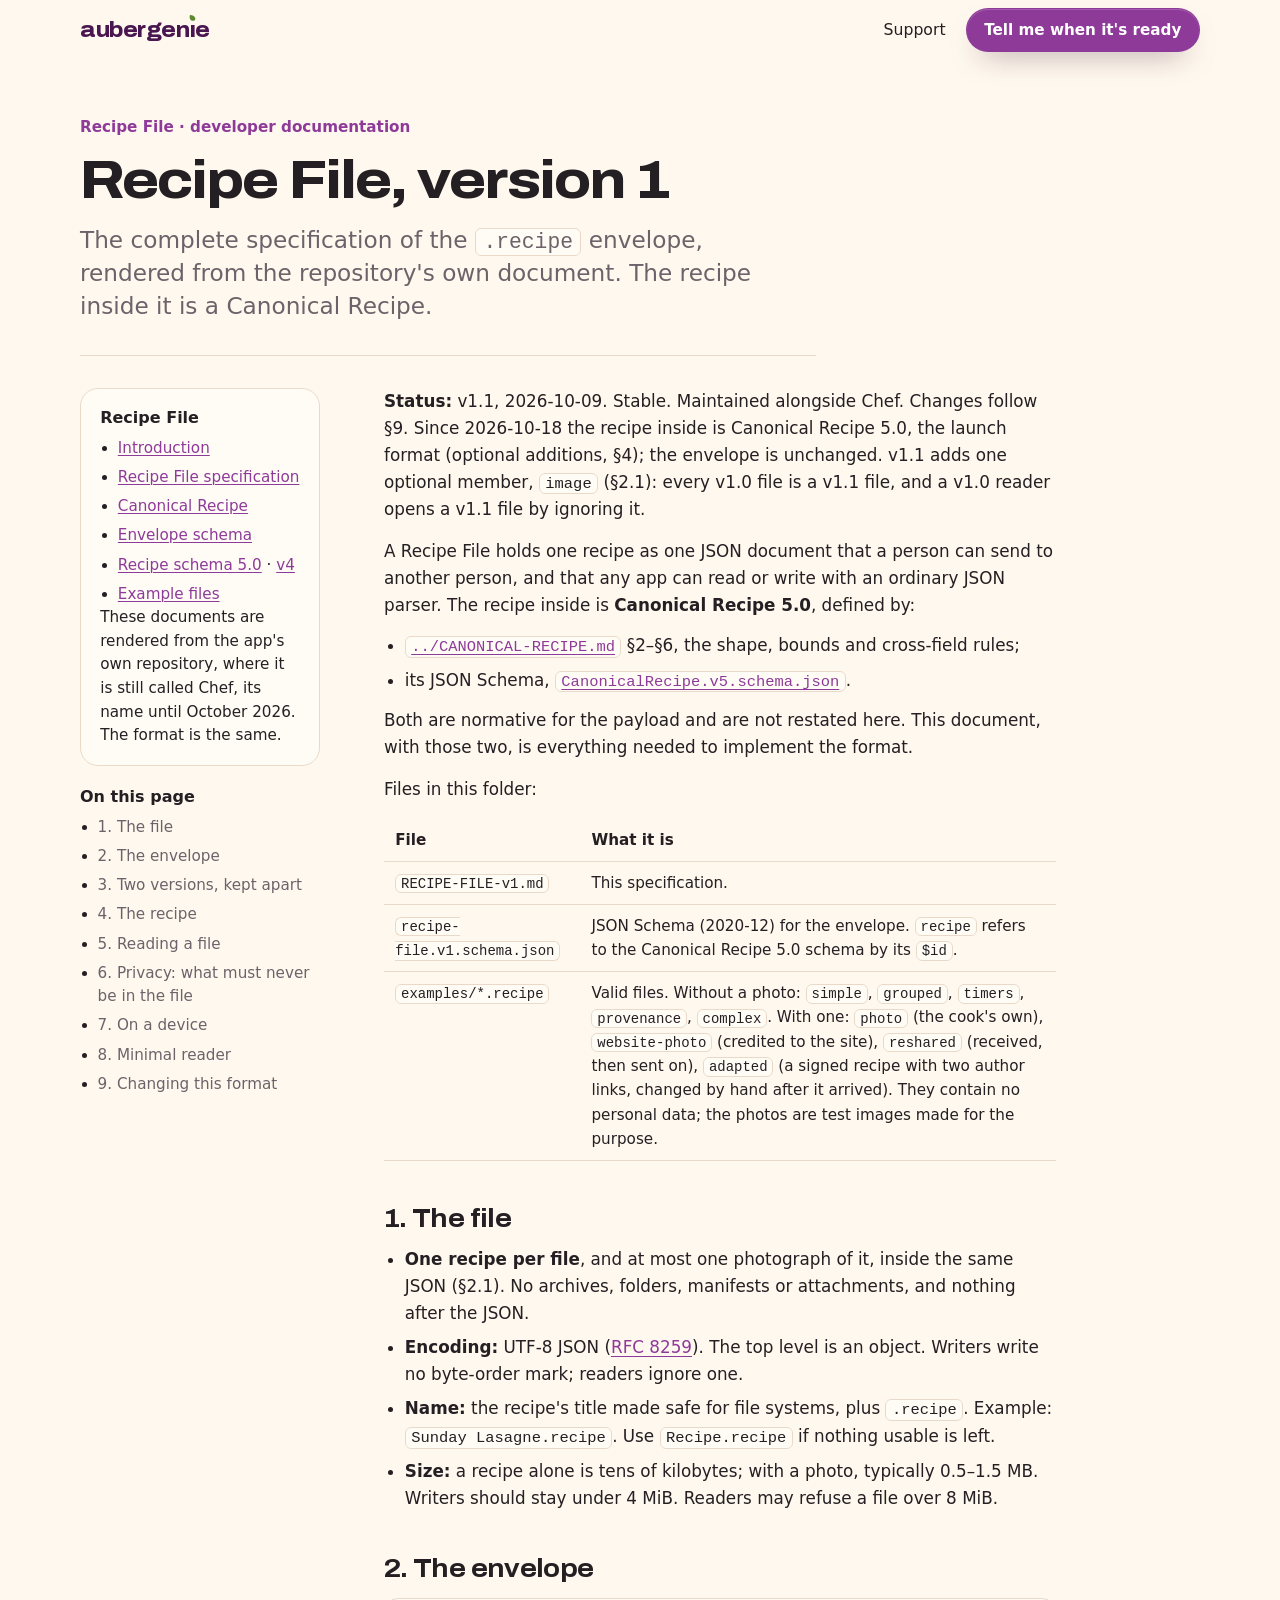
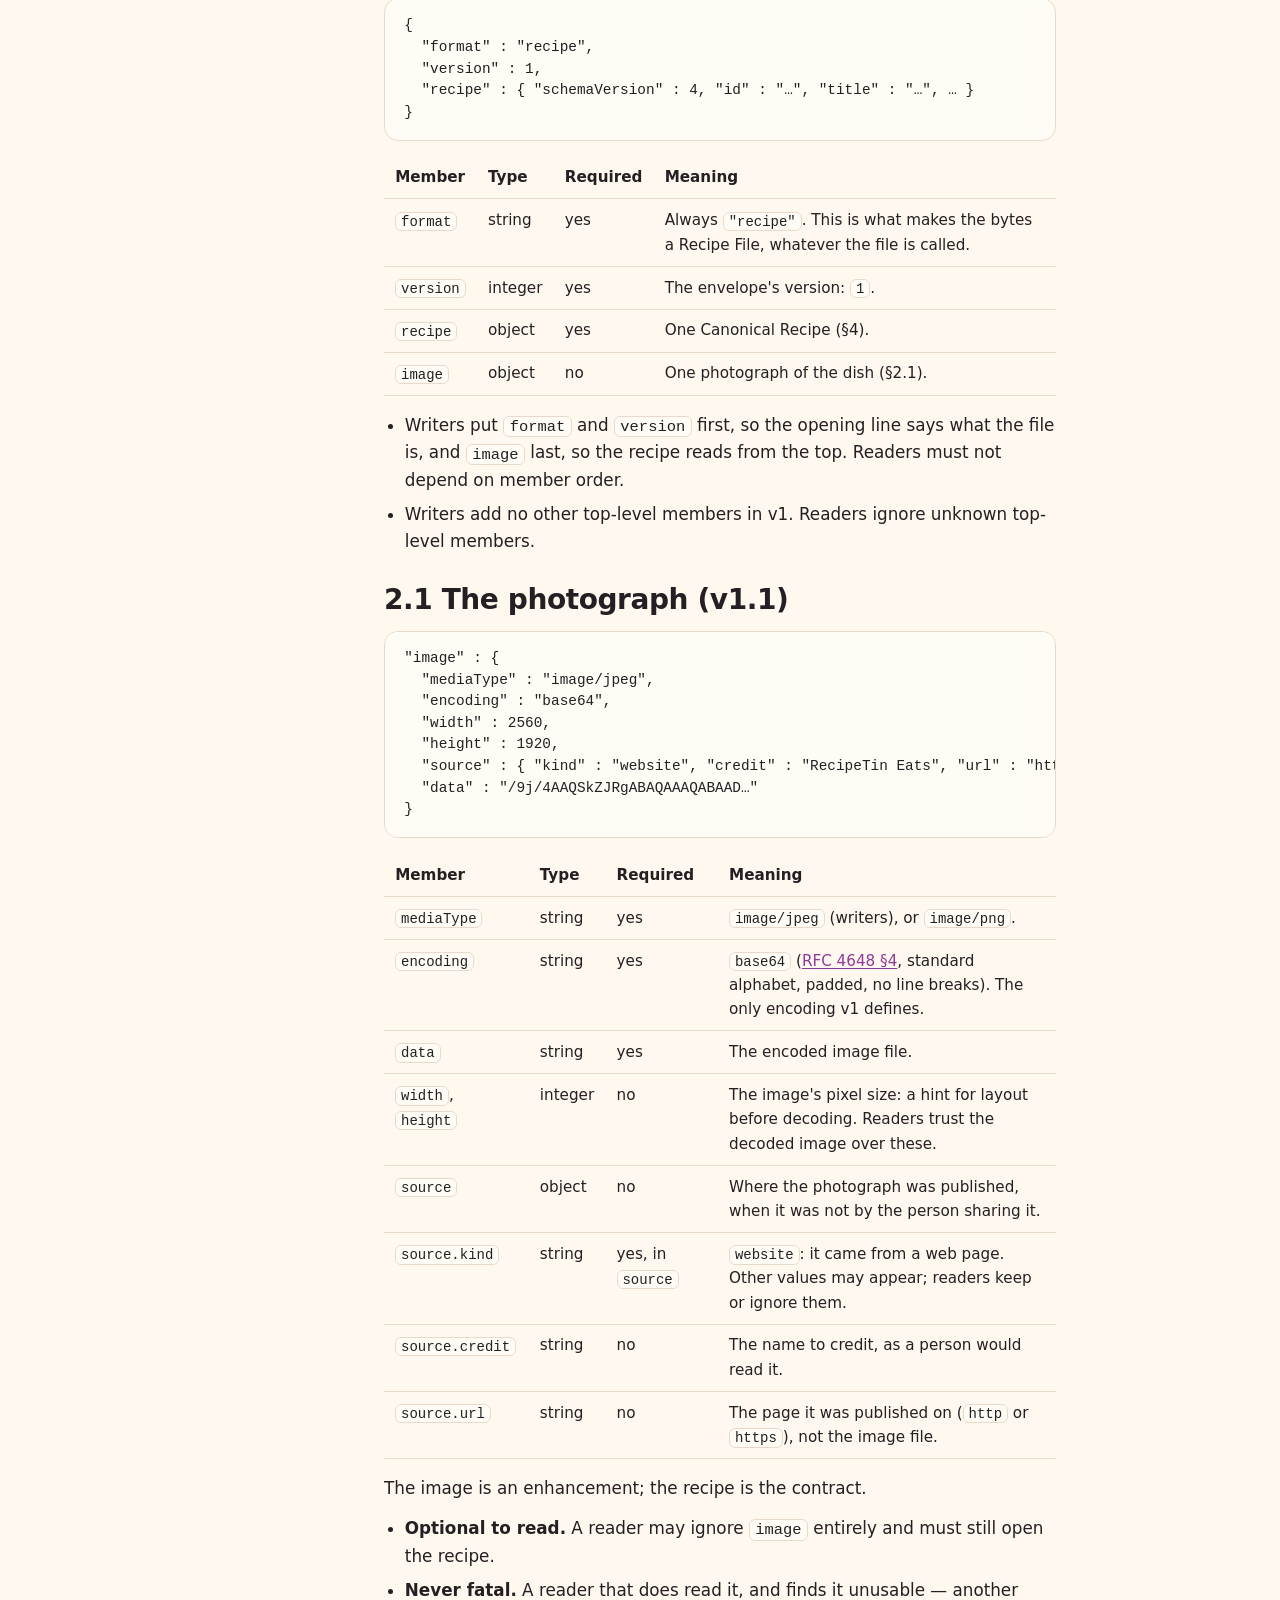
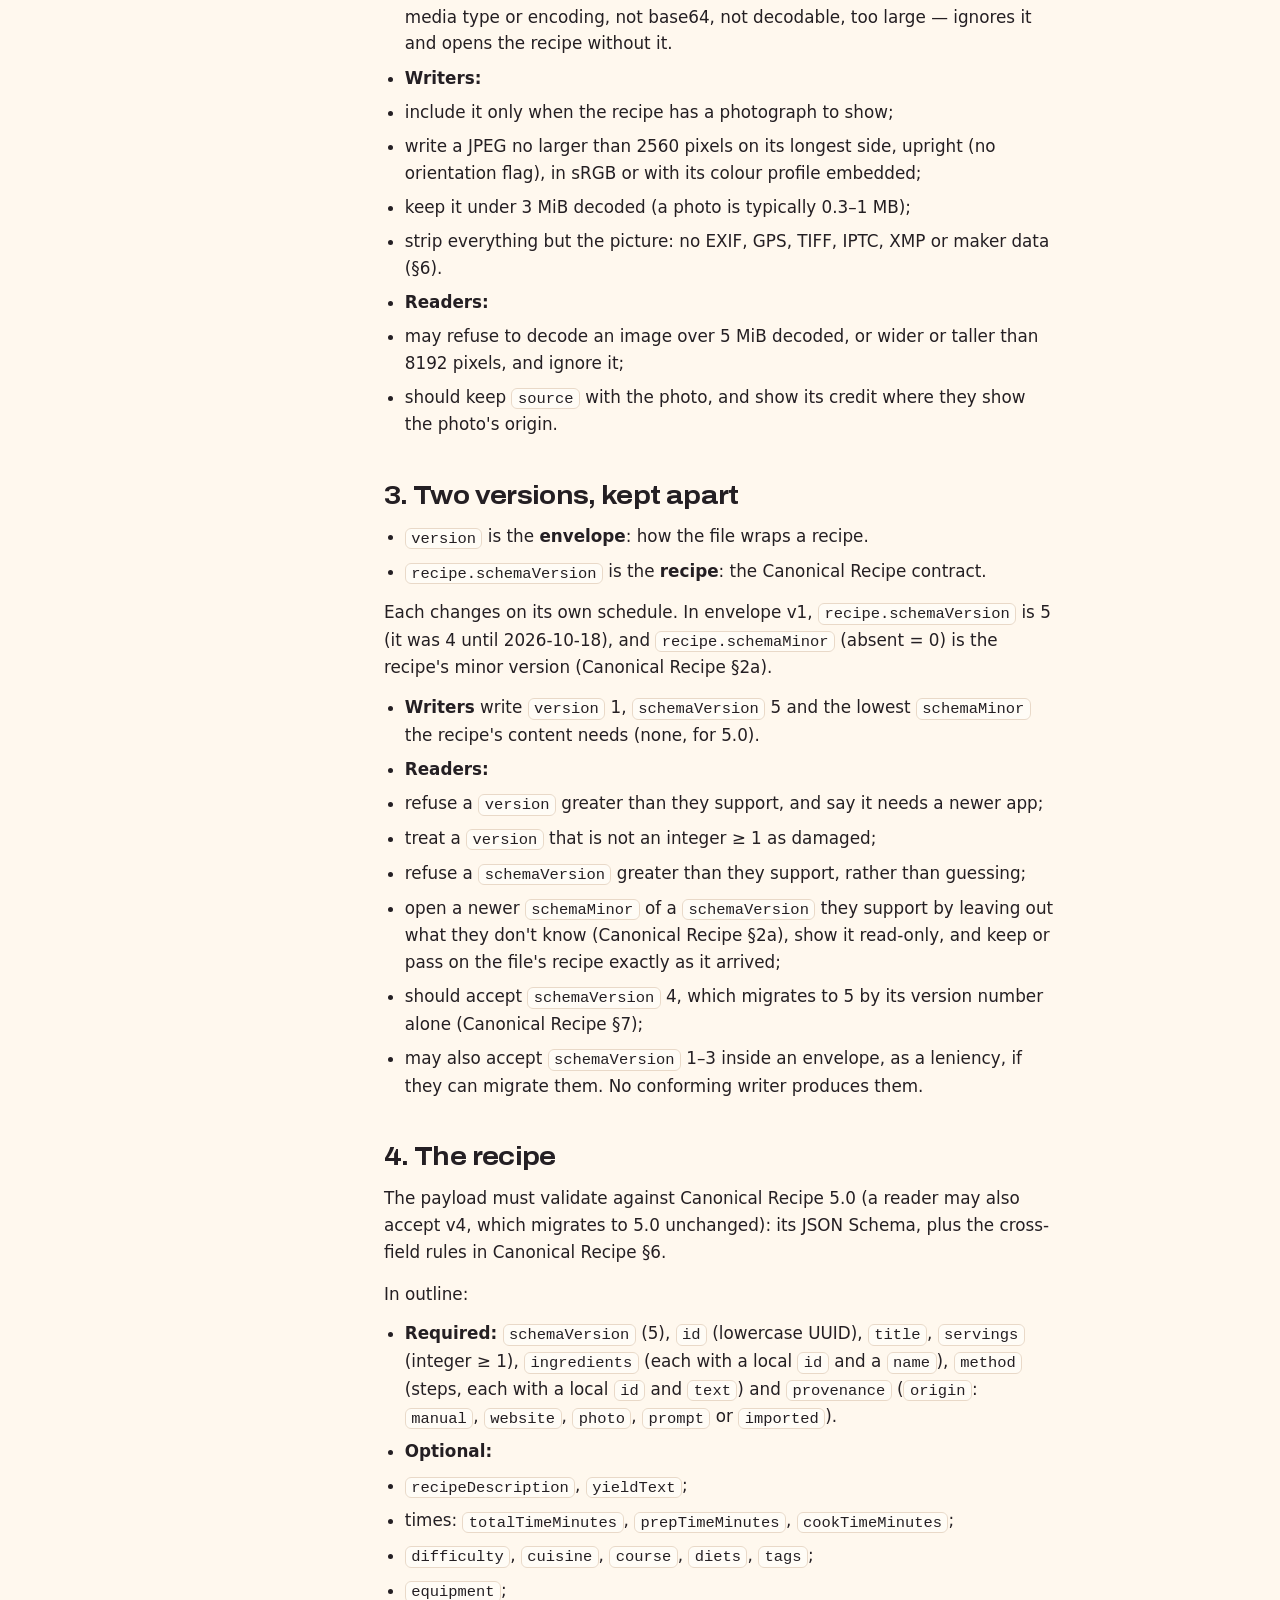
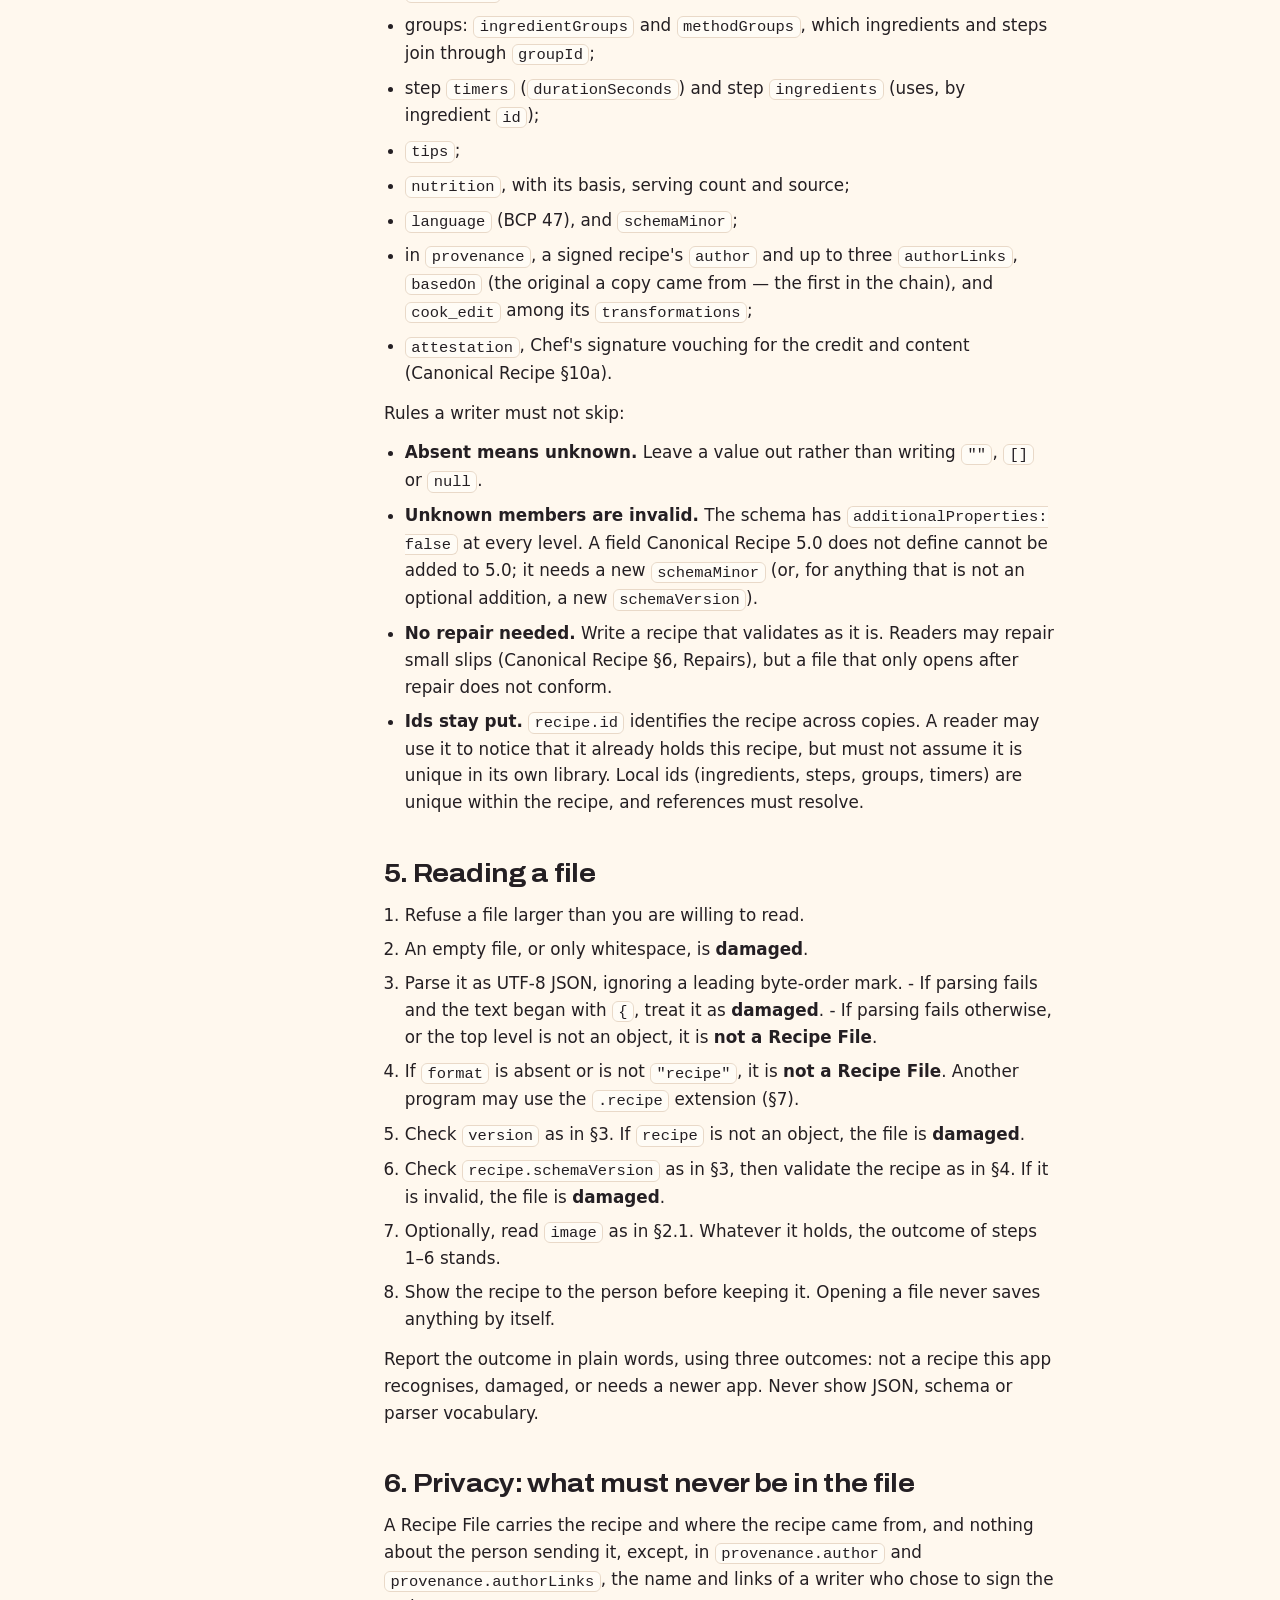
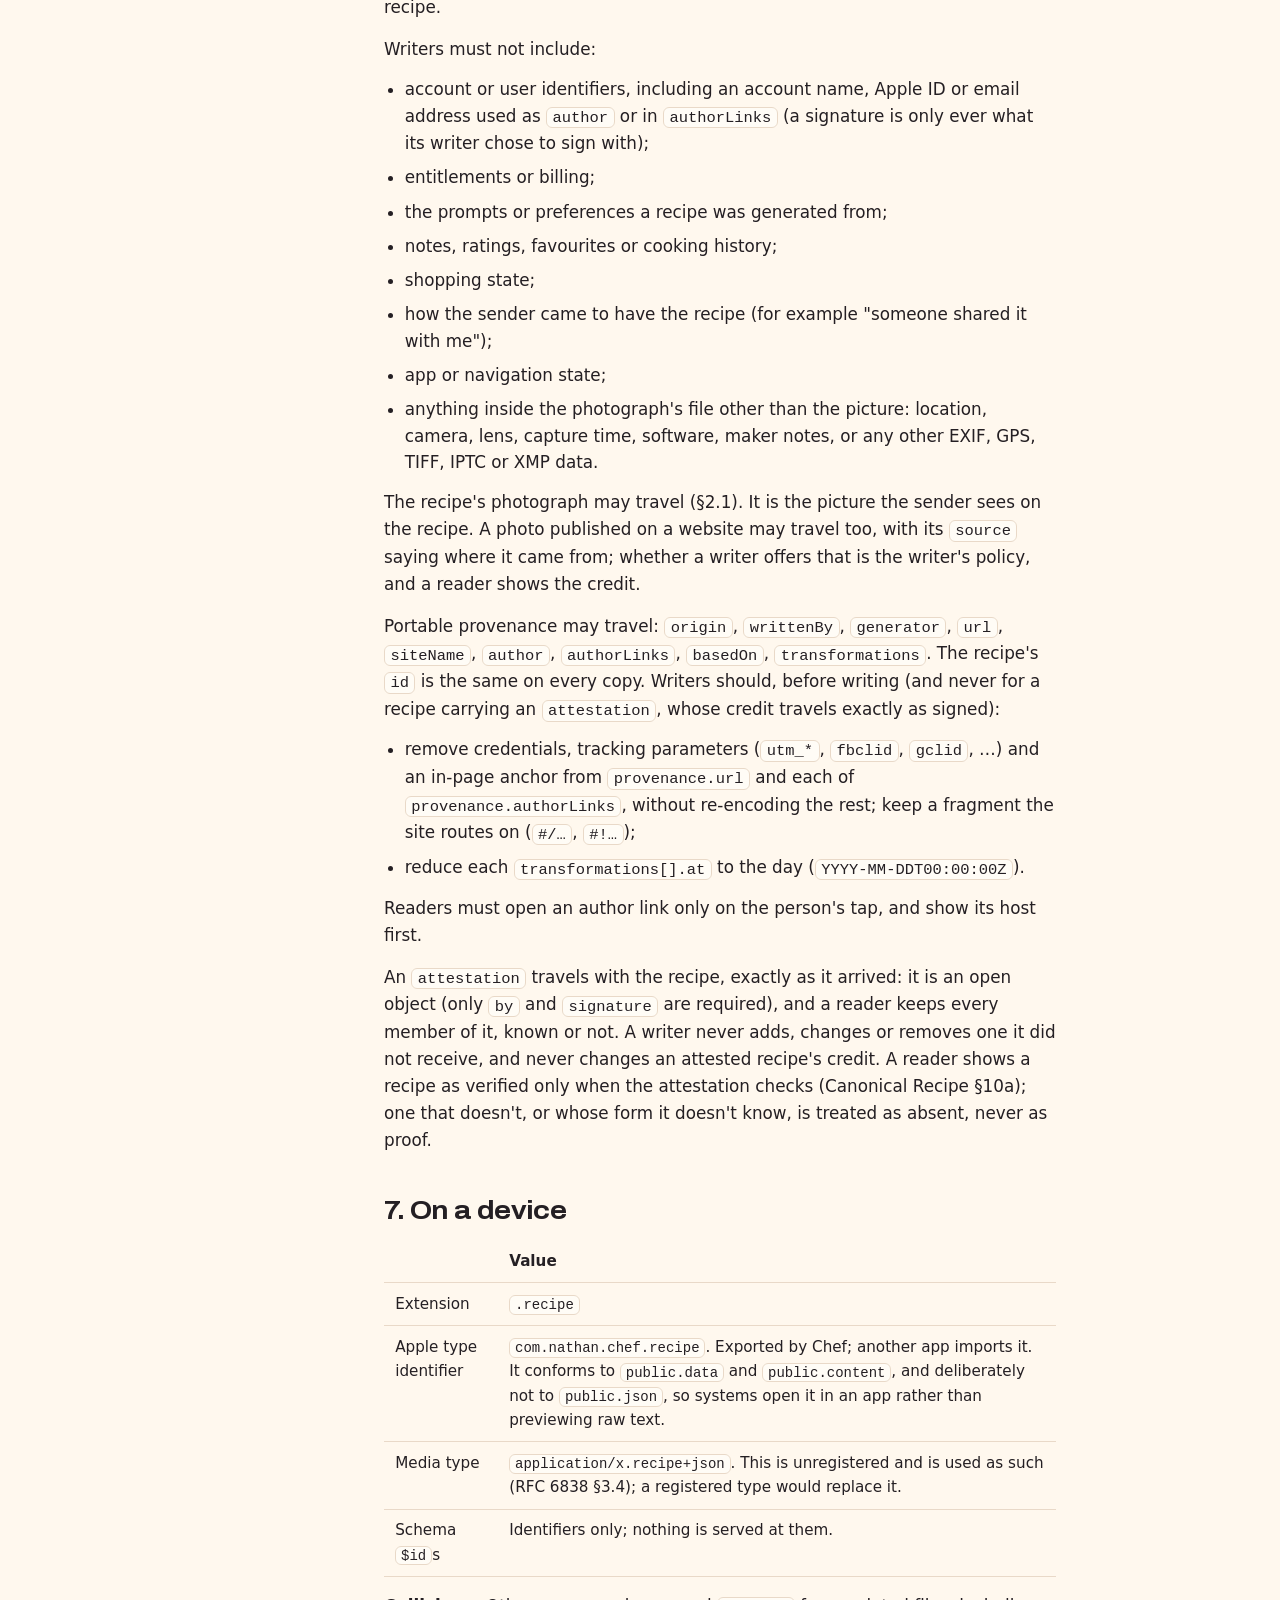
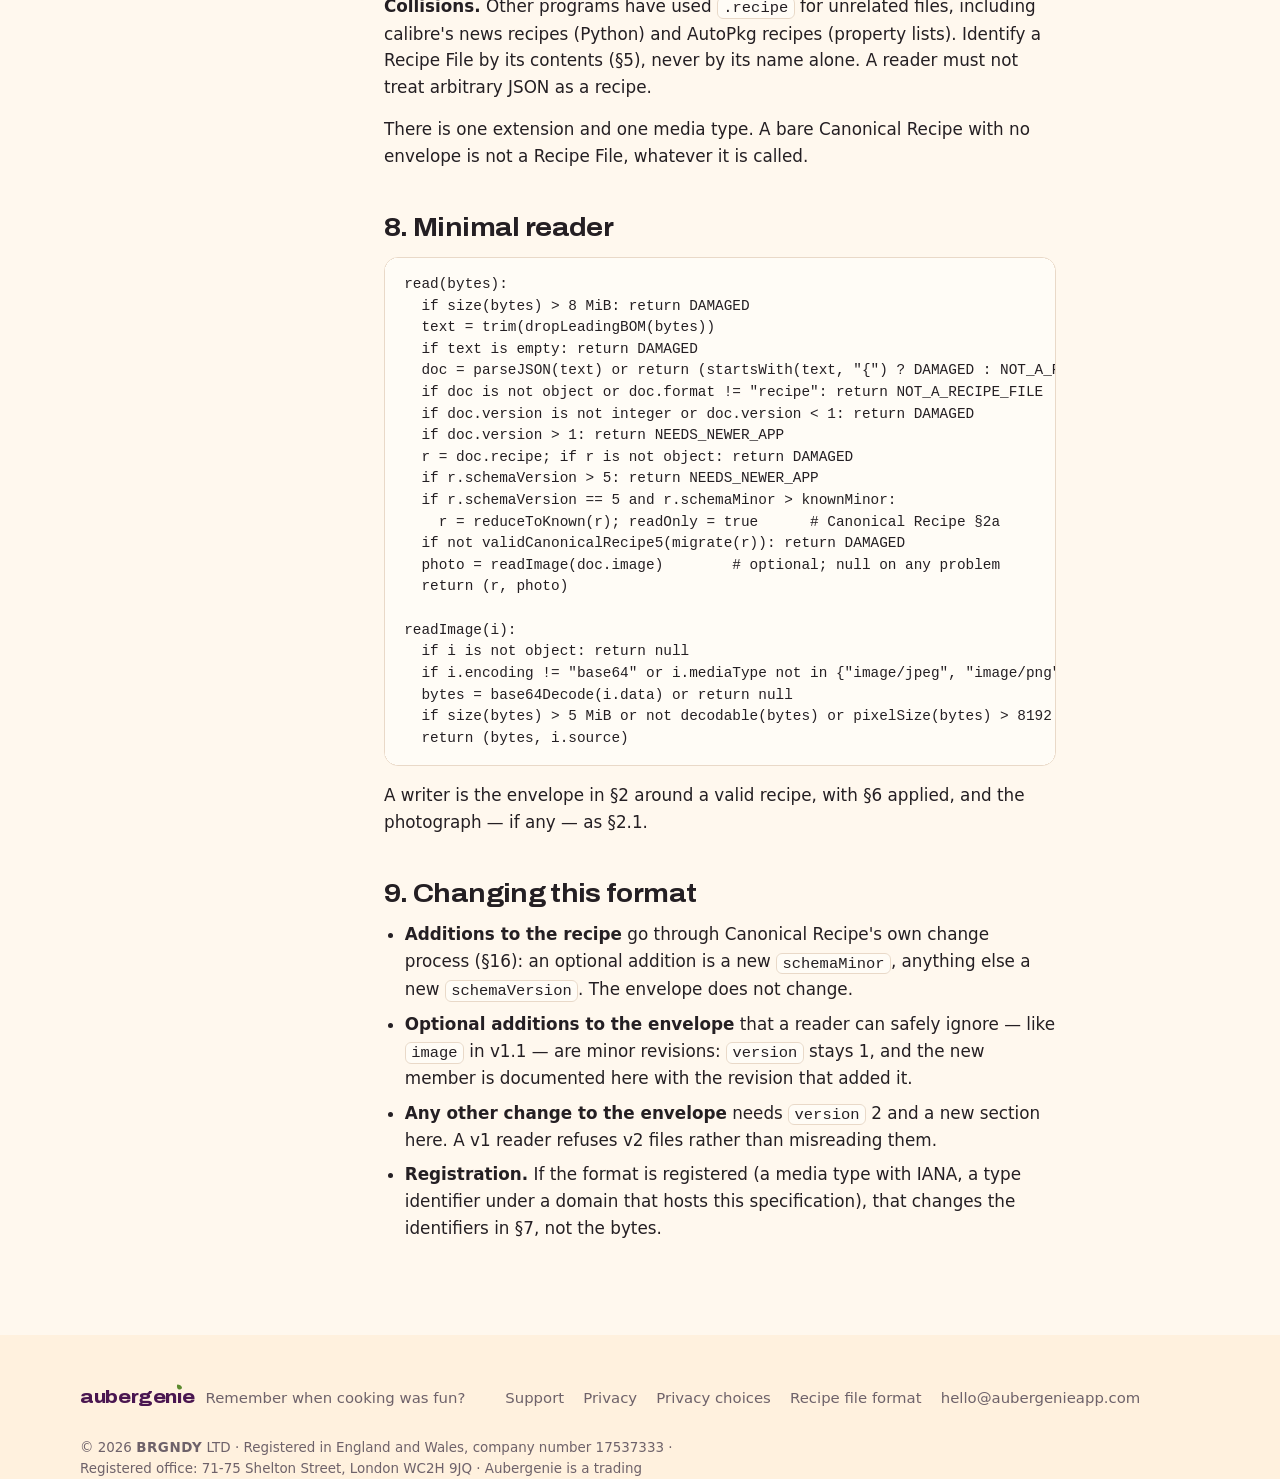
<file: recipe/spec/index.html>
<!DOCTYPE html>
<html lang="en-GB">
<head>
<meta charset="utf-8">
<meta name="viewport" content="width=device-width, initial-scale=1, viewport-fit=cover">
<title>Recipe File, version 1 · Aubergenie</title>
<meta name="description" content="Recipe File v1 specification.">
<link rel="canonical" href="https://aubergenieapp.com/recipe/spec/">

<meta name="referrer" content="no-referrer">
<meta name="color-scheme" content="light dark">
<meta name="theme-color" content="#FFF8EE" media="(prefers-color-scheme: light)">
<meta name="theme-color" content="#16101A" media="(prefers-color-scheme: dark)">
<meta property="og:type" content="article">
<meta property="og:site_name" content="Aubergenie">
<meta property="og:title" content="Recipe File, version 1 · Aubergenie">
<meta property="og:description" content="Recipe File v1 specification.">
<meta property="og:url" content="https://aubergenieapp.com/recipe/spec/">
<meta property="og:image" content="https://aubergenieapp.com/static/images/og.jpg?v=3">
<meta property="og:image:width" content="1200">
<meta property="og:image:height" content="630">
<meta property="og:image:alt" content="Aubergenie: Remember when cooking was fun? Coming soon to iPhone, iPad and Mac.">
<meta property="og:locale" content="en_GB">
<meta name="twitter:card" content="summary_large_image">
<link rel="icon" href="/static/icons/icon-32.png?v=845df502" sizes="32x32" type="image/png">
<link rel="icon" href="/static/icons/icon-192.png?v=845df502" sizes="192x192" type="image/png">
<link rel="apple-touch-icon" href="/static/icons/icon-180.png">
<link rel="manifest" href="/site.webmanifest">
<link rel="preload" href="/static/fonts/archivo-variable-latin.woff2" as="font" type="font/woff2" crossorigin>
<link rel="stylesheet" href="/static/css/site.css?v=f1d834fdd0">
<link rel="stylesheet" href="/static/css/launch.css?v=42">
<script>(function(d){d.classList.add('js');try{d.classList.add(matchMedia('(prefers-reduced-motion: reduce)').matches?'still':'motion')}catch(e){d.classList.add('still')}setTimeout(function(){if(!d.classList.contains('js-ready')){d.classList.remove('motion');d.classList.add('still')}},4000)})(document.documentElement)</script>
</head>
<body class="page-document">
<a class="skip" href="#main">Skip to content</a>
<header class="site-header" data-header>
  <div class="wrap">
    <a class="brand" href="/" aria-label="Aubergenie home">
      <span class="wordmark" aria-hidden="true">aubergen<span class="wm-i">ı<svg viewBox="0 0 100 100"><path d="M50 2C78 20 92 48 84 78 78 96 56 100 40 90 14 74 10 36 50 2Z"/></svg></span>e</span>
    </a>
    <nav class="site-nav" aria-label="Site">
      <a href="/support/">Support</a>
      <a class="btn btn-small btn-fill header-cta" href="/#join" data-header-cta>Tell me when it's ready</a>
    </nav>
  </div>
</header>

<main id="main">
<article class="document wrap">
  <header class="page-head">
    <p class="eyebrow">Recipe File · developer documentation</p>
    <h1>Recipe File, version 1</h1>
    <p class="lede">The complete specification of the <code>.recipe</code> envelope, rendered from the repository's own document. The recipe inside it is a Canonical Recipe.</p>
    <p class="meta"></p>
  </header>
  <div class="document-grid">
    <div class="document-aside">
      <div class="callout">
  <p class="callout-title">Recipe File</p>
  <ul>
    <li><a href="/recipe/">Introduction</a></li>
    <li><a href="/recipe/spec/">Recipe File specification</a></li>
    <li><a href="/recipe/canonical-recipe/">Canonical Recipe</a></li>
    <li><a href="/recipe/recipe-file.v1.schema.json">Envelope schema</a></li>
    <li><a href="/recipe/canonical-recipe.v5.schema.json">Recipe schema 5.0</a> · <a href="/recipe/canonical-recipe.v4.schema.json">v4</a></li>
    <li><a href="/recipe/#examples">Example files</a></li>
  </ul>
  <p>These documents are rendered from the app's own repository, where it is still called Chef, its name until October 2026. The format is the same.</p>
</div>

      <nav class="contents" aria-label="Contents">
        <p class="contents-title">On this page</p>
        <div class="toc">
<ul>
<li><a href="#1-the-file">1. The file</a></li>
<li><a href="#2-the-envelope">2. The envelope</a></li>
<li><a href="#3-two-versions-kept-apart">3. Two versions, kept apart</a></li>
<li><a href="#4-the-recipe">4. The recipe</a></li>
<li><a href="#5-reading-a-file">5. Reading a file</a></li>
<li><a href="#6-privacy-what-must-never-be-in-the-file">6. Privacy: what must never be in the file</a></li>
<li><a href="#7-on-a-device">7. On a device</a></li>
<li><a href="#8-minimal-reader">8. Minimal reader</a></li>
<li><a href="#9-changing-this-format">9. Changing this format</a></li>
</ul>
</div>

      </nav>
    </div>
    <div class="prose">
      <p><strong>Status:</strong> v1.1, 2026-10-09. Stable. Maintained alongside Chef. Changes follow §9.
Since 2026-10-18 the recipe inside is Canonical Recipe 5.0, the launch format (optional additions, §4); the envelope is unchanged.
v1.1 adds one optional member, <code>image</code> (§2.1): every v1.0 file is a v1.1
file, and a v1.0 reader opens a v1.1 file by ignoring it.</p>
<p>A Recipe File holds one recipe as one JSON document that a person can send
to another person, and that any app can read or write with an ordinary JSON
parser. The recipe inside is <strong>Canonical Recipe 5.0</strong>, defined by:</p>
<ul>
<li><a href="/recipe/canonical-recipe/"><code>../CANONICAL-RECIPE.md</code></a> §2–§6, the shape, bounds and cross-field rules;</li>
<li>its JSON Schema, <a href="/recipe/canonical-recipe.v5.schema.json"><code>CanonicalRecipe.v5.schema.json</code></a>.</li>
</ul>
<p>Both are normative for the payload and are not restated here. This document, with those two, is everything needed to implement the format.</p>
<p>Files in this folder:</p>
<table>
<thead>
<tr>
<th>File</th>
<th>What it is</th>
</tr>
</thead>
<tbody>
<tr>
<td><code>RECIPE-FILE-v1.md</code></td>
<td>This specification.</td>
</tr>
<tr>
<td><code>recipe-file.v1.schema.json</code></td>
<td>JSON Schema (2020-12) for the envelope. <code>recipe</code> refers to the Canonical Recipe 5.0 schema by its <code>$id</code>.</td>
</tr>
<tr>
<td><code>examples/*.recipe</code></td>
<td>Valid files. Without a photo: <code>simple</code>, <code>grouped</code>, <code>timers</code>, <code>provenance</code>, <code>complex</code>. With one: <code>photo</code> (the cook's own), <code>website-photo</code> (credited to the site), <code>reshared</code> (received, then sent on), <code>adapted</code> (a signed recipe with two author links, changed by hand after it arrived). They contain no personal data; the photos are test images made for the purpose.</td>
</tr>
</tbody>
</table>
<h2 id="1-the-file">1. The file</h2>
<ul>
<li><strong>One recipe per file</strong>, and at most one photograph of it, inside the same JSON (§2.1). No archives, folders, manifests or attachments, and nothing after the JSON.</li>
<li><strong>Encoding:</strong> UTF-8 JSON (<a href="https://www.rfc-editor.org/rfc/rfc8259">RFC 8259</a>). The top level is an object. Writers write no byte-order mark; readers ignore one.</li>
<li><strong>Name:</strong> the recipe's title made safe for file systems, plus <code>.recipe</code>. Example: <code>Sunday Lasagne.recipe</code>. Use <code>Recipe.recipe</code> if nothing usable is left.</li>
<li><strong>Size:</strong> a recipe alone is tens of kilobytes; with a photo, typically 0.5–1.5 MB. Writers should stay under 4 MiB. Readers may refuse a file over 8 MiB.</li>
</ul>
<h2 id="2-the-envelope">2. The envelope</h2>
<pre tabindex="0"><code class="language-json">{
  &quot;format&quot; : &quot;recipe&quot;,
  &quot;version&quot; : 1,
  &quot;recipe&quot; : { &quot;schemaVersion&quot; : 4, &quot;id&quot; : &quot;…&quot;, &quot;title&quot; : &quot;…&quot;, … }
}
</code></pre>
<table>
<thead>
<tr>
<th>Member</th>
<th>Type</th>
<th>Required</th>
<th>Meaning</th>
</tr>
</thead>
<tbody>
<tr>
<td><code>format</code></td>
<td>string</td>
<td>yes</td>
<td>Always <code>"recipe"</code>. This is what makes the bytes a Recipe File, whatever the file is called.</td>
</tr>
<tr>
<td><code>version</code></td>
<td>integer</td>
<td>yes</td>
<td>The envelope's version: <code>1</code>.</td>
</tr>
<tr>
<td><code>recipe</code></td>
<td>object</td>
<td>yes</td>
<td>One Canonical Recipe (§4).</td>
</tr>
<tr>
<td><code>image</code></td>
<td>object</td>
<td>no</td>
<td>One photograph of the dish (§2.1).</td>
</tr>
</tbody>
</table>
<ul>
<li>Writers put <code>format</code> and <code>version</code> first, so the opening line says what the file is, and <code>image</code> last, so the recipe reads from the top. Readers must not depend on member order.</li>
<li>Writers add no other top-level members in v1. Readers ignore unknown top-level members.</li>
</ul>
<h3 id="21-the-photograph-v11">2.1 The photograph (v1.1)</h3>
<pre tabindex="0"><code class="language-json">&quot;image&quot; : {
  &quot;mediaType&quot; : &quot;image/jpeg&quot;,
  &quot;encoding&quot; : &quot;base64&quot;,
  &quot;width&quot; : 2560,
  &quot;height&quot; : 1920,
  &quot;source&quot; : { &quot;kind&quot; : &quot;website&quot;, &quot;credit&quot; : &quot;RecipeTin Eats&quot;, &quot;url&quot; : &quot;https://www.recipetineats.com/lasagna/&quot; },
  &quot;data&quot; : &quot;/9j/4AAQSkZJRgABAQAAAQABAAD…&quot;
}
</code></pre>
<table>
<thead>
<tr>
<th>Member</th>
<th>Type</th>
<th>Required</th>
<th>Meaning</th>
</tr>
</thead>
<tbody>
<tr>
<td><code>mediaType</code></td>
<td>string</td>
<td>yes</td>
<td><code>image/jpeg</code> (writers), or <code>image/png</code>.</td>
</tr>
<tr>
<td><code>encoding</code></td>
<td>string</td>
<td>yes</td>
<td><code>base64</code> (<a href="https://www.rfc-editor.org/rfc/rfc4648#section-4">RFC 4648 §4</a>, standard alphabet, padded, no line breaks). The only encoding v1 defines.</td>
</tr>
<tr>
<td><code>data</code></td>
<td>string</td>
<td>yes</td>
<td>The encoded image file.</td>
</tr>
<tr>
<td><code>width</code>, <code>height</code></td>
<td>integer</td>
<td>no</td>
<td>The image's pixel size: a hint for layout before decoding. Readers trust the decoded image over these.</td>
</tr>
<tr>
<td><code>source</code></td>
<td>object</td>
<td>no</td>
<td>Where the photograph was published, when it was not by the person sharing it.</td>
</tr>
<tr>
<td><code>source.kind</code></td>
<td>string</td>
<td>yes, in <code>source</code></td>
<td><code>website</code>: it came from a web page. Other values may appear; readers keep or ignore them.</td>
</tr>
<tr>
<td><code>source.credit</code></td>
<td>string</td>
<td>no</td>
<td>The name to credit, as a person would read it.</td>
</tr>
<tr>
<td><code>source.url</code></td>
<td>string</td>
<td>no</td>
<td>The page it was published on (<code>http</code> or <code>https</code>), not the image file.</td>
</tr>
</tbody>
</table>
<p>The image is an enhancement; the recipe is the contract.</p>
<ul>
<li><strong>Optional to read.</strong> A reader may ignore <code>image</code> entirely and must still open the recipe.</li>
<li><strong>Never fatal.</strong> A reader that does read it, and finds it unusable — another media type or encoding, not base64, not decodable, too large — ignores it and opens the recipe without it.</li>
<li><strong>Writers:</strong></li>
<li>include it only when the recipe has a photograph to show;</li>
<li>write a JPEG no larger than 2560 pixels on its longest side, upright (no orientation flag), in sRGB or with its colour profile embedded;</li>
<li>keep it under 3 MiB decoded (a photo is typically 0.3–1 MB);</li>
<li>strip everything but the picture: no EXIF, GPS, TIFF, IPTC, XMP or maker data (§6).</li>
<li><strong>Readers:</strong></li>
<li>may refuse to decode an image over 5 MiB decoded, or wider or taller than 8192 pixels, and ignore it;</li>
<li>should keep <code>source</code> with the photo, and show its credit where they show the photo's origin.</li>
</ul>
<h2 id="3-two-versions-kept-apart">3. Two versions, kept apart</h2>
<ul>
<li><code>version</code> is the <strong>envelope</strong>: how the file wraps a recipe.</li>
<li><code>recipe.schemaVersion</code> is the <strong>recipe</strong>: the Canonical Recipe contract.</li>
</ul>
<p>Each changes on its own schedule. In envelope v1, <code>recipe.schemaVersion</code> is 5 (it was 4 until 2026-10-18), and <code>recipe.schemaMinor</code> (absent = 0) is the recipe's minor version (Canonical Recipe §2a).</p>
<ul>
<li><strong>Writers</strong> write <code>version</code> 1, <code>schemaVersion</code> 5 and the lowest <code>schemaMinor</code> the recipe's content needs (none, for 5.0).</li>
<li><strong>Readers:</strong></li>
<li>refuse a <code>version</code> greater than they support, and say it needs a newer app;</li>
<li>treat a <code>version</code> that is not an integer ≥ 1 as damaged;</li>
<li>refuse a <code>schemaVersion</code> greater than they support, rather than guessing;</li>
<li>open a newer <code>schemaMinor</code> of a <code>schemaVersion</code> they support by leaving out what they don't know (Canonical Recipe §2a), show it read-only, and keep or pass on the file's recipe exactly as it arrived;</li>
<li>should accept <code>schemaVersion</code> 4, which migrates to 5 by its version number alone (Canonical Recipe §7);</li>
<li>may also accept <code>schemaVersion</code> 1–3 inside an envelope, as a leniency, if they can migrate them. No conforming writer produces them.</li>
</ul>
<h2 id="4-the-recipe">4. The recipe</h2>
<p>The payload must validate against Canonical Recipe 5.0 (a reader may also accept v4, which migrates to 5.0 unchanged): its JSON Schema, plus the cross-field rules in Canonical Recipe §6.</p>
<p>In outline:</p>
<ul>
<li><strong>Required:</strong> <code>schemaVersion</code> (5), <code>id</code> (lowercase UUID), <code>title</code>, <code>servings</code> (integer ≥ 1), <code>ingredients</code> (each with a local <code>id</code> and a <code>name</code>), <code>method</code> (steps, each with a local <code>id</code> and <code>text</code>) and <code>provenance</code> (<code>origin</code>: <code>manual</code>, <code>website</code>, <code>photo</code>, <code>prompt</code> or <code>imported</code>).</li>
<li><strong>Optional:</strong></li>
<li><code>recipeDescription</code>, <code>yieldText</code>;</li>
<li>times: <code>totalTimeMinutes</code>, <code>prepTimeMinutes</code>, <code>cookTimeMinutes</code>;</li>
<li><code>difficulty</code>, <code>cuisine</code>, <code>course</code>, <code>diets</code>, <code>tags</code>;</li>
<li><code>equipment</code>;</li>
<li>groups: <code>ingredientGroups</code> and <code>methodGroups</code>, which ingredients and steps join through <code>groupId</code>;</li>
<li>step <code>timers</code> (<code>durationSeconds</code>) and step <code>ingredients</code> (uses, by ingredient <code>id</code>);</li>
<li><code>tips</code>;</li>
<li><code>nutrition</code>, with its basis, serving count and source;</li>
<li><code>language</code> (BCP 47), and <code>schemaMinor</code>;</li>
<li>in <code>provenance</code>, a signed recipe's <code>author</code> and up to three <code>authorLinks</code>, <code>basedOn</code> (the original a copy came from — the first in the chain), and <code>cook_edit</code> among its <code>transformations</code>;</li>
<li><code>attestation</code>, Chef's signature vouching for the credit and content (Canonical Recipe §10a).</li>
</ul>
<p>Rules a writer must not skip:</p>
<ul>
<li><strong>Absent means unknown.</strong> Leave a value out rather than writing <code>""</code>, <code>[]</code> or <code>null</code>.</li>
<li><strong>Unknown members are invalid.</strong> The schema has <code>additionalProperties: false</code> at every level. A field Canonical Recipe 5.0 does not define cannot be added to 5.0; it needs a new <code>schemaMinor</code> (or, for anything that is not an optional addition, a new <code>schemaVersion</code>).</li>
<li><strong>No repair needed.</strong> Write a recipe that validates as it is. Readers may repair small slips (Canonical Recipe §6, Repairs), but a file that only opens after repair does not conform.</li>
<li><strong>Ids stay put.</strong> <code>recipe.id</code> identifies the recipe across copies. A reader may use it to notice that it already holds this recipe, but must not assume it is unique in its own library. Local ids (ingredients, steps, groups, timers) are unique within the recipe, and references must resolve.</li>
</ul>
<h2 id="5-reading-a-file">5. Reading a file</h2>
<ol>
<li>Refuse a file larger than you are willing to read.</li>
<li>An empty file, or only whitespace, is <strong>damaged</strong>.</li>
<li>Parse it as UTF-8 JSON, ignoring a leading byte-order mark.
   - If parsing fails and the text began with <code>{</code>, treat it as <strong>damaged</strong>.
   - If parsing fails otherwise, or the top level is not an object, it is <strong>not a Recipe File</strong>.</li>
<li>If <code>format</code> is absent or is not <code>"recipe"</code>, it is <strong>not a Recipe File</strong>. Another program may use the <code>.recipe</code> extension (§7).</li>
<li>Check <code>version</code> as in §3. If <code>recipe</code> is not an object, the file is <strong>damaged</strong>.</li>
<li>Check <code>recipe.schemaVersion</code> as in §3, then validate the recipe as in §4. If it is invalid, the file is <strong>damaged</strong>.</li>
<li>Optionally, read <code>image</code> as in §2.1. Whatever it holds, the outcome of steps 1–6 stands.</li>
<li>Show the recipe to the person before keeping it. Opening a file never saves anything by itself.</li>
</ol>
<p>Report the outcome in plain words, using three outcomes: not a recipe this app recognises, damaged, or needs a newer app. Never show JSON, schema or parser vocabulary.</p>
<h2 id="6-privacy-what-must-never-be-in-the-file">6. Privacy: what must never be in the file</h2>
<p>A Recipe File carries the recipe and where the recipe came from, and nothing about the person sending it, except, in <code>provenance.author</code> and <code>provenance.authorLinks</code>, the name and links of a writer who chose to sign the recipe.</p>
<p>Writers must not include:</p>
<ul>
<li>account or user identifiers, including an account name, Apple ID or email address used as <code>author</code> or in <code>authorLinks</code> (a signature is only ever what its writer chose to sign with);</li>
<li>entitlements or billing;</li>
<li>the prompts or preferences a recipe was generated from;</li>
<li>notes, ratings, favourites or cooking history;</li>
<li>shopping state;</li>
<li>how the sender came to have the recipe (for example "someone shared it with me");</li>
<li>app or navigation state;</li>
<li>anything inside the photograph's file other than the picture: location, camera, lens, capture time, software, maker notes, or any other EXIF, GPS, TIFF, IPTC or XMP data.</li>
</ul>
<p>The recipe's photograph may travel (§2.1). It is the picture the sender sees on the recipe. A photo published on a website may travel too, with its <code>source</code> saying where it came from; whether a writer offers that is the writer's policy, and a reader shows the credit.</p>
<p>Portable provenance may travel: <code>origin</code>, <code>writtenBy</code>, <code>generator</code>, <code>url</code>, <code>siteName</code>, <code>author</code>, <code>authorLinks</code>, <code>basedOn</code>, <code>transformations</code>. The recipe's <code>id</code> is the same on every copy. Writers should, before writing (and never for a recipe carrying an <code>attestation</code>, whose credit travels exactly as signed):</p>
<ul>
<li>remove credentials, tracking parameters (<code>utm_*</code>, <code>fbclid</code>, <code>gclid</code>, …) and an in-page anchor from <code>provenance.url</code> and each of <code>provenance.authorLinks</code>, without re-encoding the rest; keep a fragment the site routes on (<code>#/…</code>, <code>#!…</code>);</li>
<li>reduce each <code>transformations[].at</code> to the day (<code>YYYY-MM-DDT00:00:00Z</code>).</li>
</ul>
<p>Readers must open an author link only on the person's tap, and show its host first.</p>
<p>An <code>attestation</code> travels with the recipe, exactly as it arrived: it is an open object (only <code>by</code> and <code>signature</code> are required), and a reader keeps every member of it, known or not. A writer never adds, changes or removes one it did not receive, and never changes an attested recipe's credit. A reader shows a recipe as verified only when the attestation checks (Canonical Recipe §10a); one that doesn't, or whose form it doesn't know, is treated as absent, never as proof.</p>
<h2 id="7-on-a-device">7. On a device</h2>
<table>
<thead>
<tr>
<th></th>
<th>Value</th>
</tr>
</thead>
<tbody>
<tr>
<td>Extension</td>
<td><code>.recipe</code></td>
</tr>
<tr>
<td>Apple type identifier</td>
<td><code>com.nathan.chef.recipe</code>. Exported by Chef; another app imports it. It conforms to <code>public.data</code> and <code>public.content</code>, and deliberately not to <code>public.json</code>, so systems open it in an app rather than previewing raw text.</td>
</tr>
<tr>
<td>Media type</td>
<td><code>application/x.recipe+json</code>. This is unregistered and is used as such (RFC 6838 §3.4); a registered type would replace it.</td>
</tr>
<tr>
<td>Schema <code>$id</code>s</td>
<td>Identifiers only; nothing is served at them.</td>
</tr>
</tbody>
</table>
<p><strong>Collisions.</strong> Other programs have used <code>.recipe</code> for unrelated files, including calibre's news recipes (Python) and AutoPkg recipes (property lists). Identify a Recipe File by its contents (§5), never by its name alone. A reader must not treat arbitrary JSON as a recipe.</p>
<p>There is one extension and one media type. A bare Canonical Recipe with no envelope is not a Recipe File, whatever it is called.</p>
<h2 id="8-minimal-reader">8. Minimal reader</h2>
<pre tabindex="0"><code>read(bytes):
  if size(bytes) &gt; 8 MiB: return DAMAGED
  text = trim(dropLeadingBOM(bytes))
  if text is empty: return DAMAGED
  doc = parseJSON(text) or return (startsWith(text, &quot;{&quot;) ? DAMAGED : NOT_A_RECIPE_FILE)
  if doc is not object or doc.format != &quot;recipe&quot;: return NOT_A_RECIPE_FILE
  if doc.version is not integer or doc.version &lt; 1: return DAMAGED
  if doc.version &gt; 1: return NEEDS_NEWER_APP
  r = doc.recipe; if r is not object: return DAMAGED
  if r.schemaVersion &gt; 5: return NEEDS_NEWER_APP
  if r.schemaVersion == 5 and r.schemaMinor &gt; knownMinor:
    r = reduceToKnown(r); readOnly = true      # Canonical Recipe §2a
  if not validCanonicalRecipe5(migrate(r)): return DAMAGED
  photo = readImage(doc.image)        # optional; null on any problem
  return (r, photo)

readImage(i):
  if i is not object: return null
  if i.encoding != &quot;base64&quot; or i.mediaType not in {&quot;image/jpeg&quot;, &quot;image/png&quot;}: return null
  bytes = base64Decode(i.data) or return null
  if size(bytes) &gt; 5 MiB or not decodable(bytes) or pixelSize(bytes) &gt; 8192: return null
  return (bytes, i.source)
</code></pre>
<p>A writer is the envelope in §2 around a valid recipe, with §6 applied, and the photograph — if any — as §2.1.</p>
<h2 id="9-changing-this-format">9. Changing this format</h2>
<ul>
<li><strong>Additions to the recipe</strong> go through Canonical Recipe's own change process (§16): an optional addition is a new <code>schemaMinor</code>, anything else a new <code>schemaVersion</code>. The envelope does not change.</li>
<li><strong>Optional additions to the envelope</strong> that a reader can safely ignore — like <code>image</code> in v1.1 — are minor revisions: <code>version</code> stays 1, and the new member is documented here with the revision that added it.</li>
<li><strong>Any other change to the envelope</strong> needs <code>version</code> 2 and a new section here. A v1 reader refuses v2 files rather than misreading them.</li>
<li><strong>Registration.</strong> If the format is registered (a media type with IANA, a type identifier under a domain that hosts this specification), that changes the identifiers in §7, not the bytes.</li>
</ul>
    </div>
  </div>
</article>

</main>

<footer class="site-footer">
  <div class="wrap">
    <div class="footer-brand">
      <span class="wordmark wordmark-small" aria-hidden="true">aubergen<span class="wm-i">ı<svg viewBox="0 0 100 100"><path d="M50 2C78 20 92 48 84 78 78 96 56 100 40 90 14 74 10 36 50 2Z"/></svg></span>e</span><span class="sr-only">Aubergenie</span>
      <span class="footer-tag">Remember when cooking was fun?</span>
    </div>
    <nav class="footer-nav" aria-label="Legal and support">
      <a href="/support/">Support</a>
      <a href="/privacy/">Privacy</a>
      <a href="/privacy/choices/">Privacy choices</a>
      <a href="/recipe/">Recipe file format</a>
      <a href="mailto:hello@aubergenieapp.com">hello@aubergenieapp.com</a>
    </nav>
    <p class="footer-legal">© 2026 <span class="brgndy">BRGNDY</span> LTD · Registered in England and Wales, company number 17537333 · Registered office: 71-75 Shelton Street, London WC2H 9JQ · Aubergenie is a trading name of BRGNDY LTD</p>
  </div>
</footer>
<script src="/static/js/site.js?v=5" defer></script>
</body>
</html>
</file>
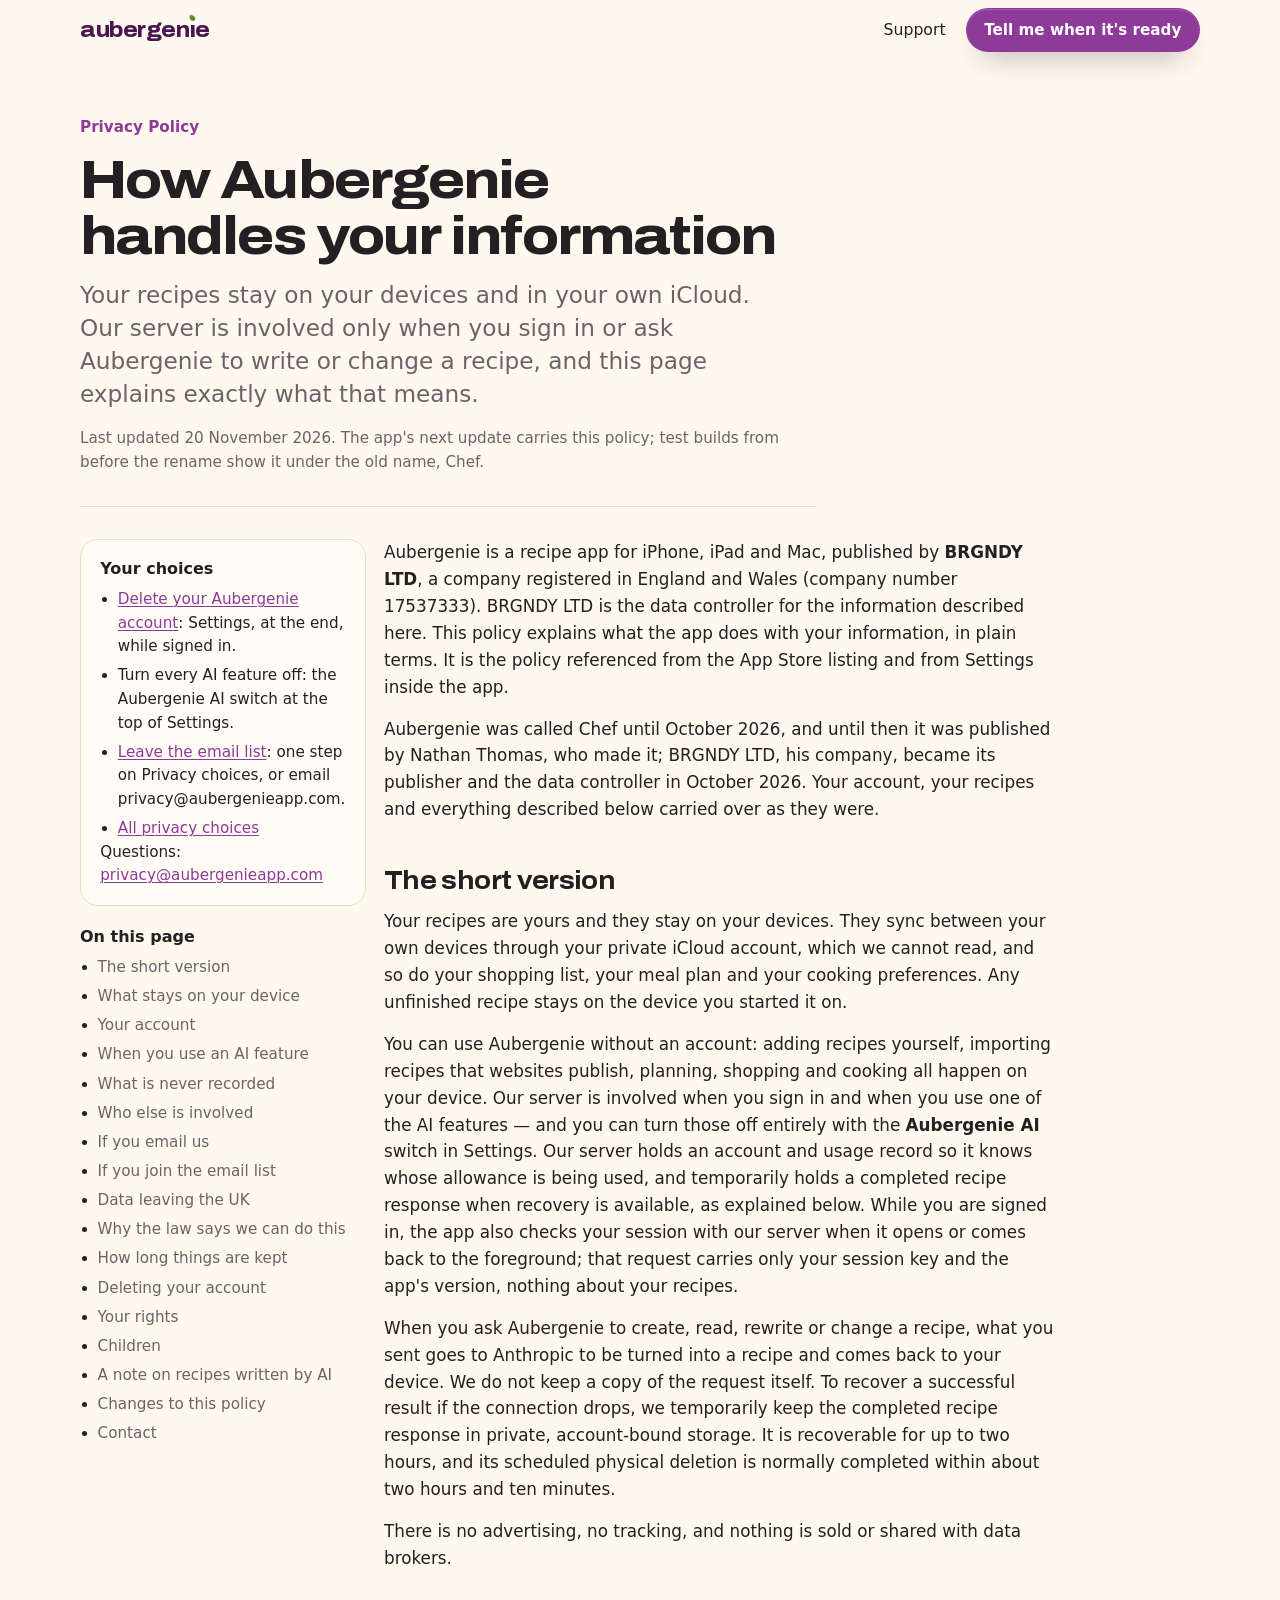
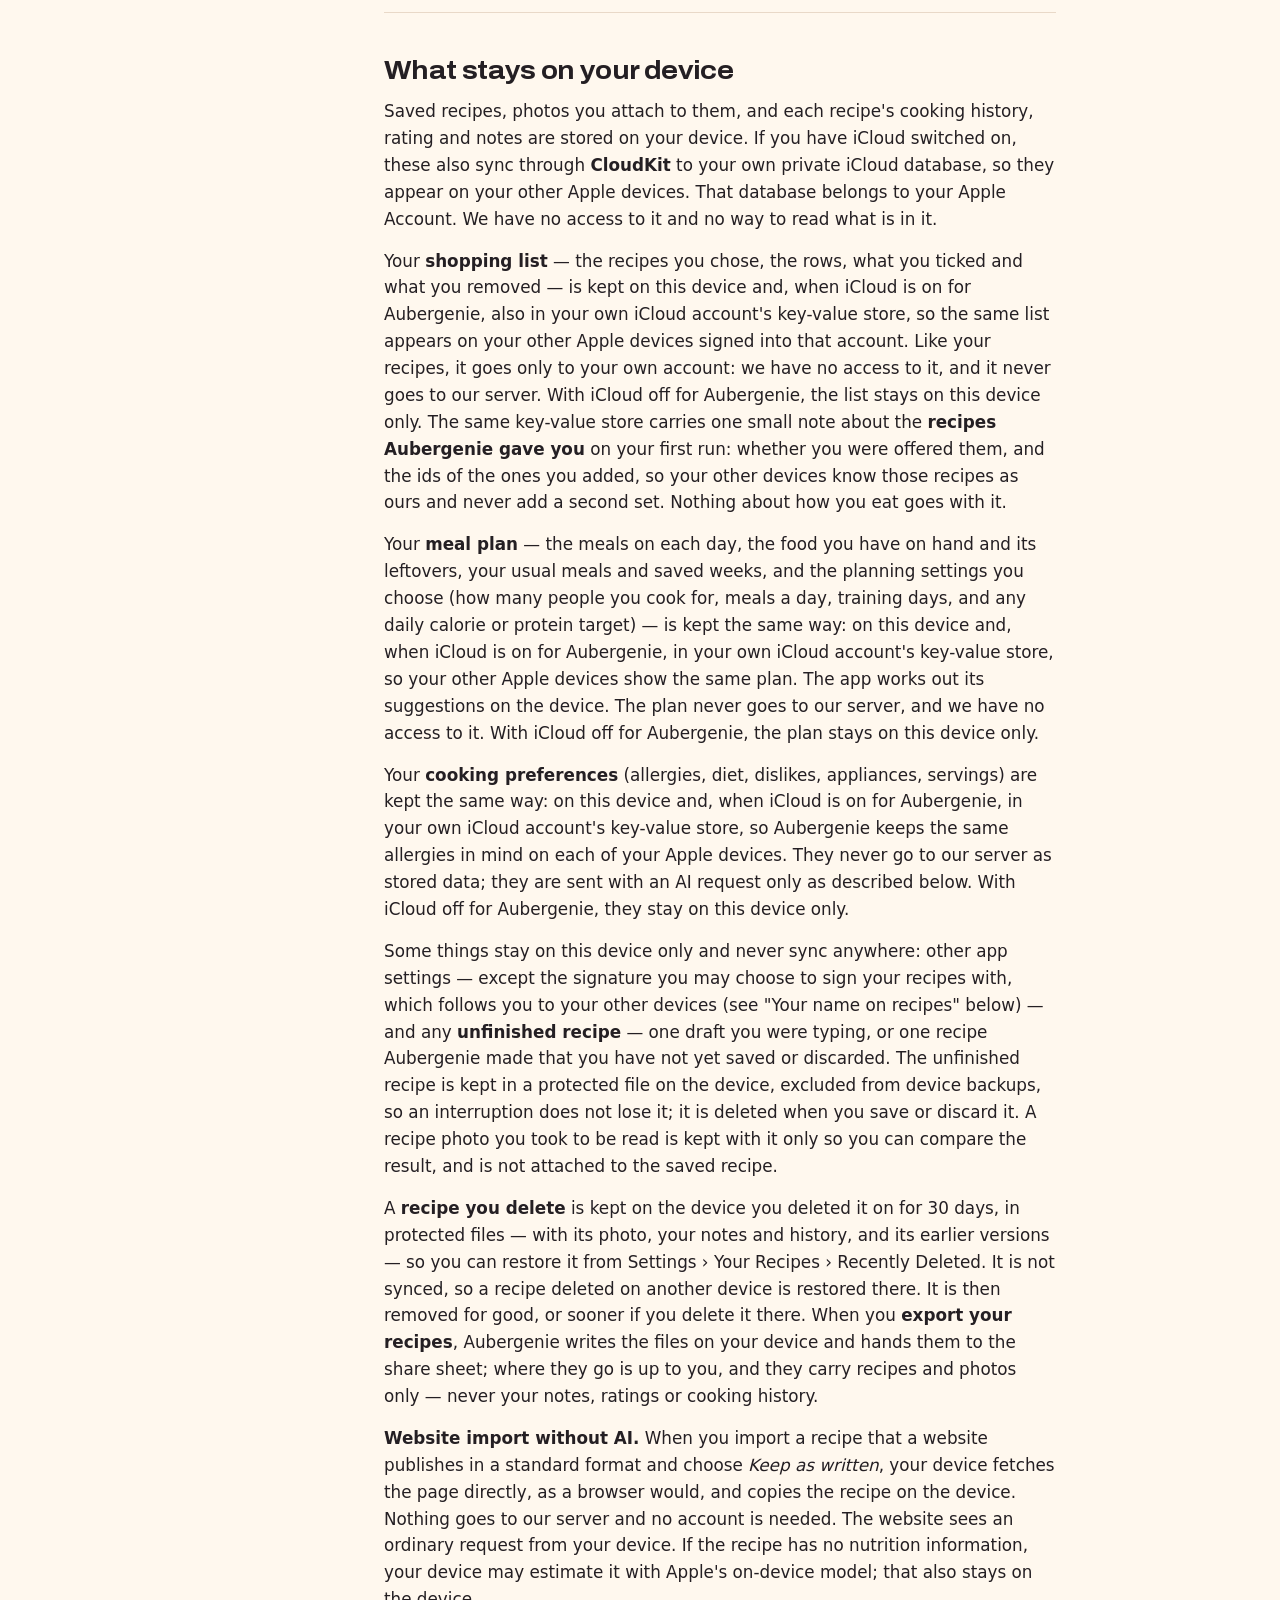
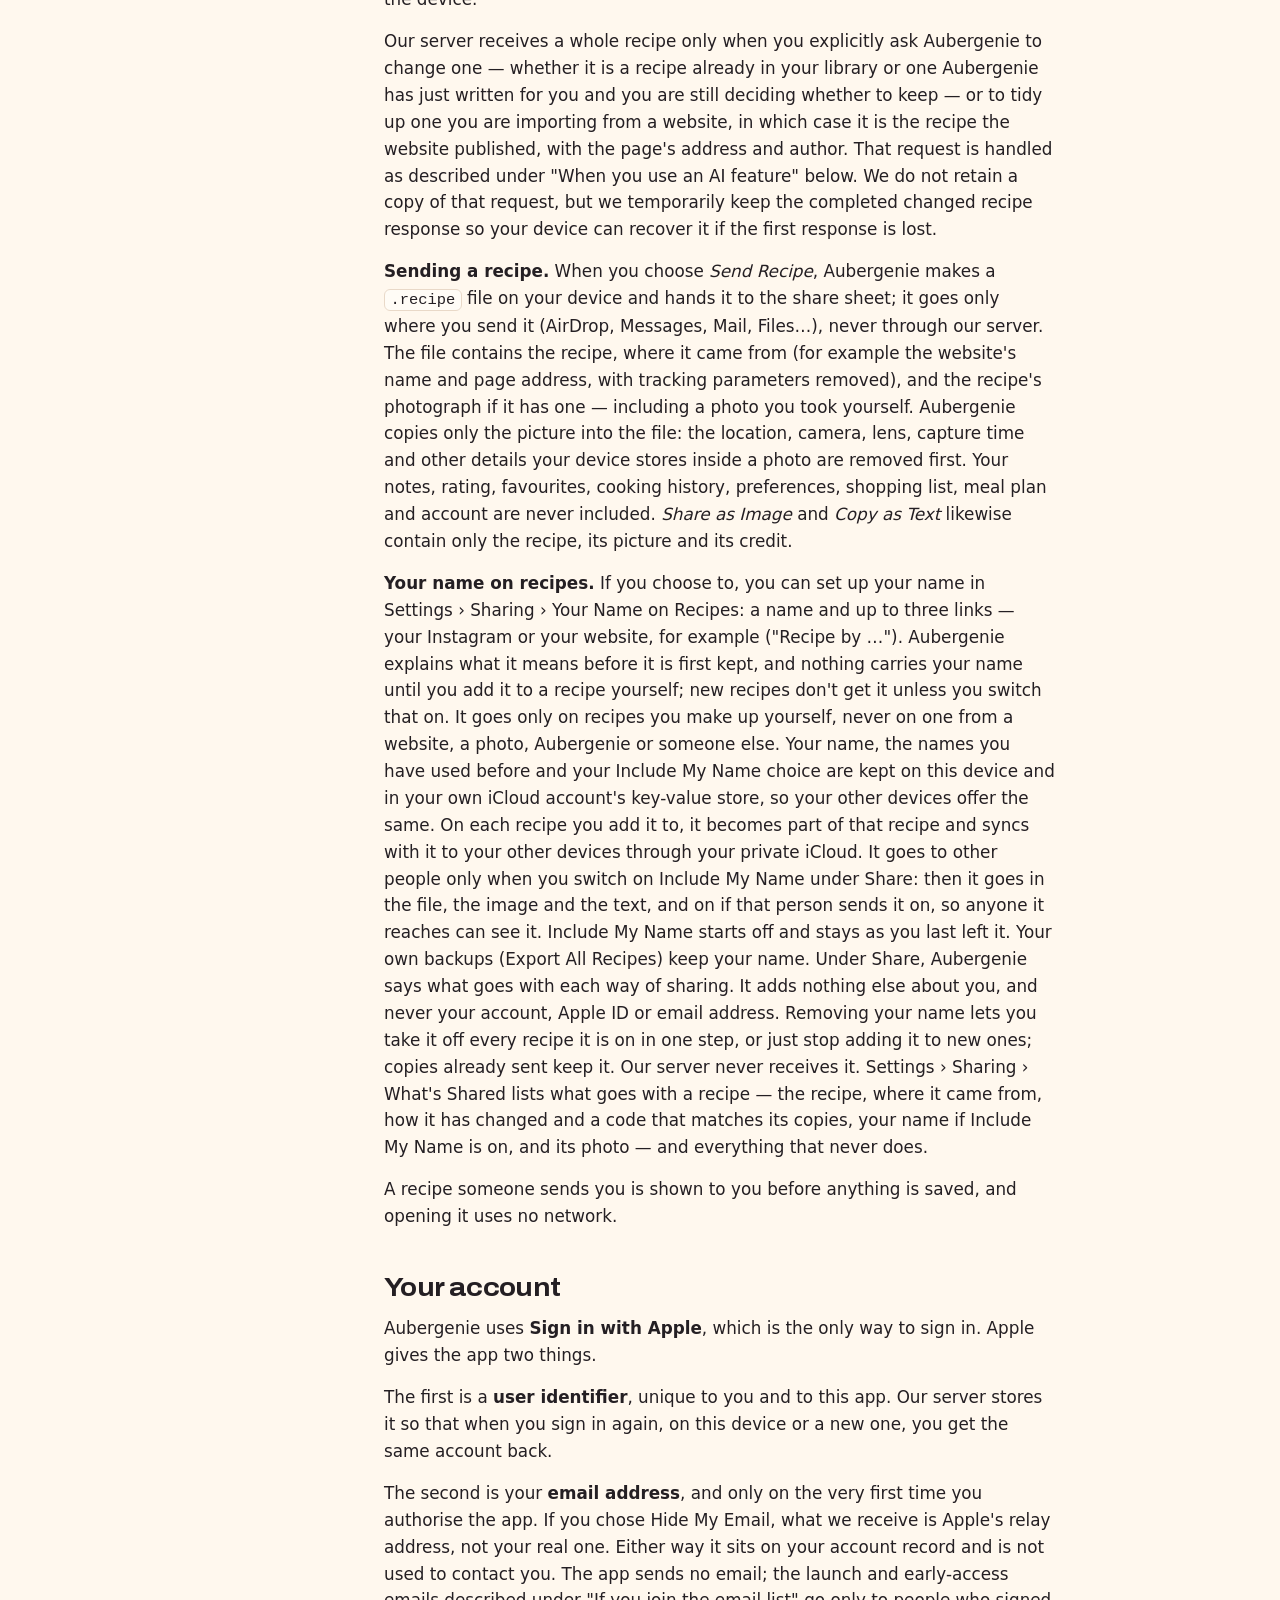
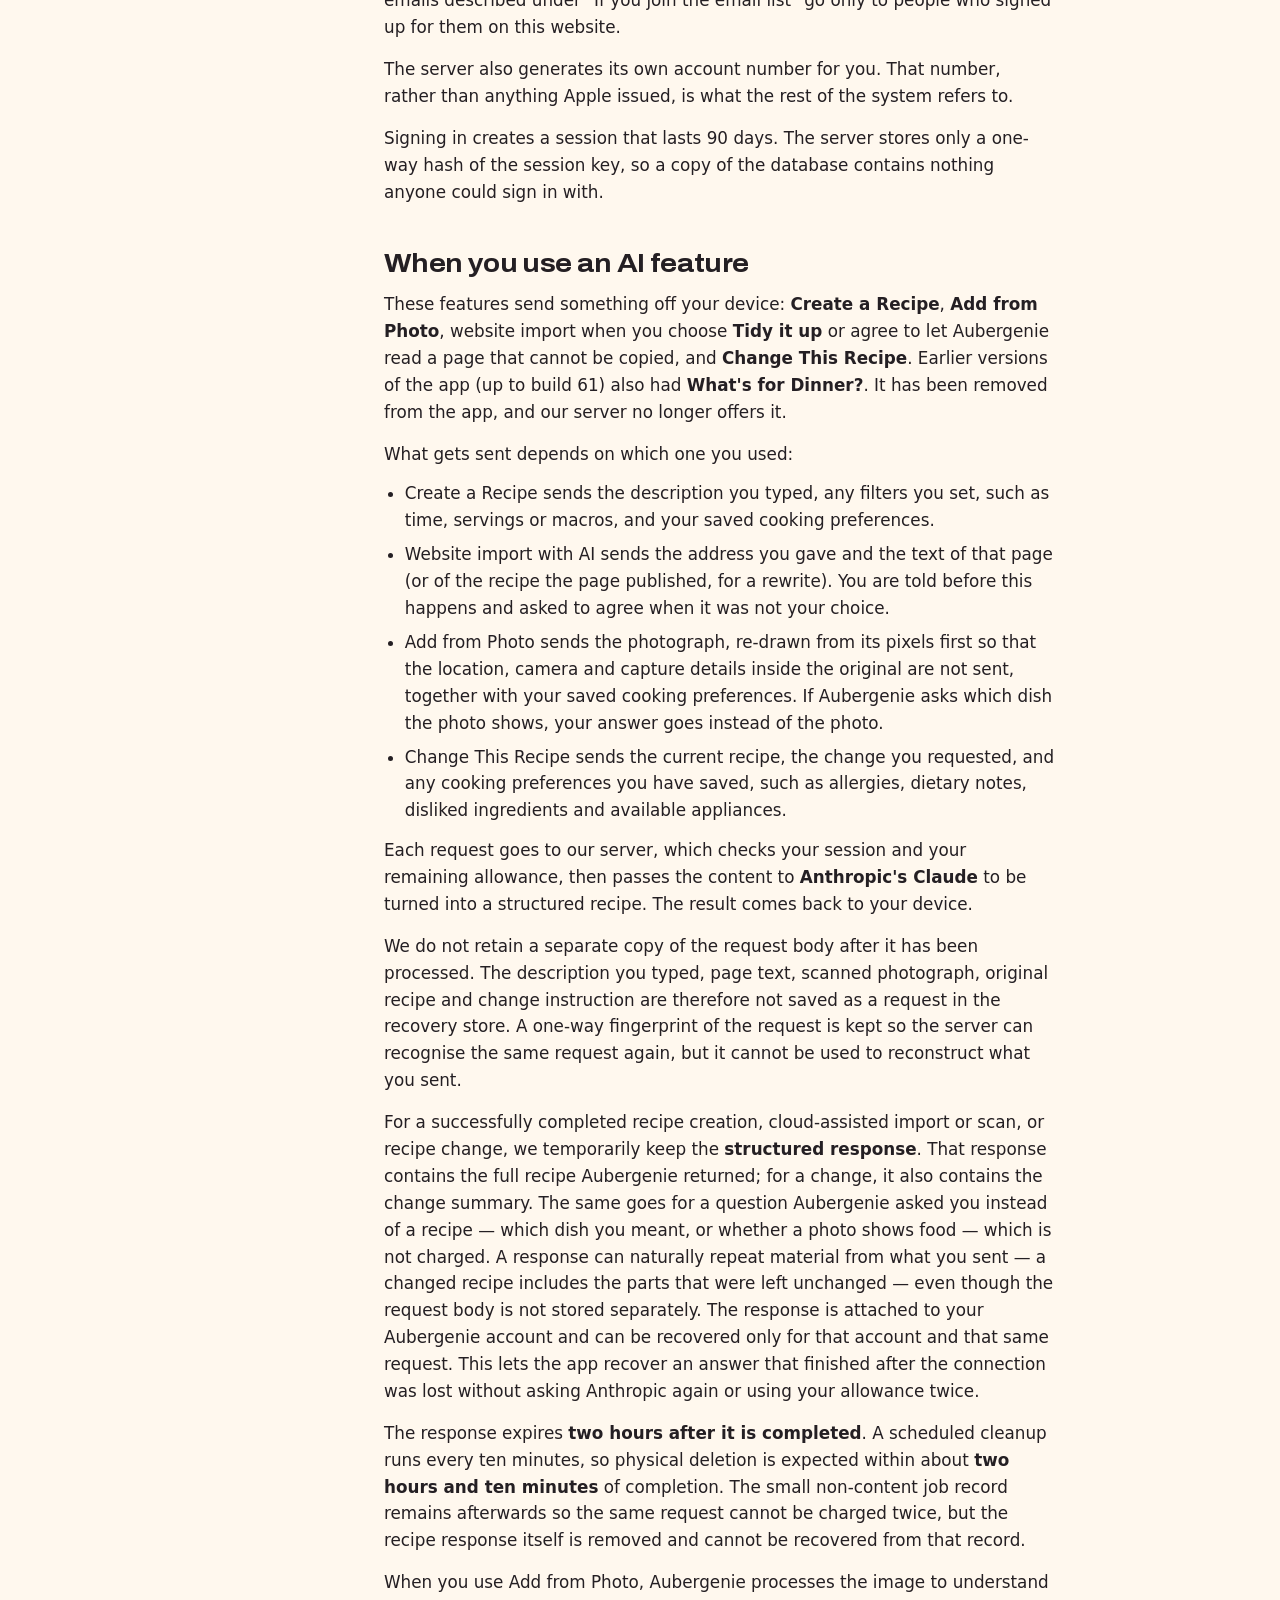
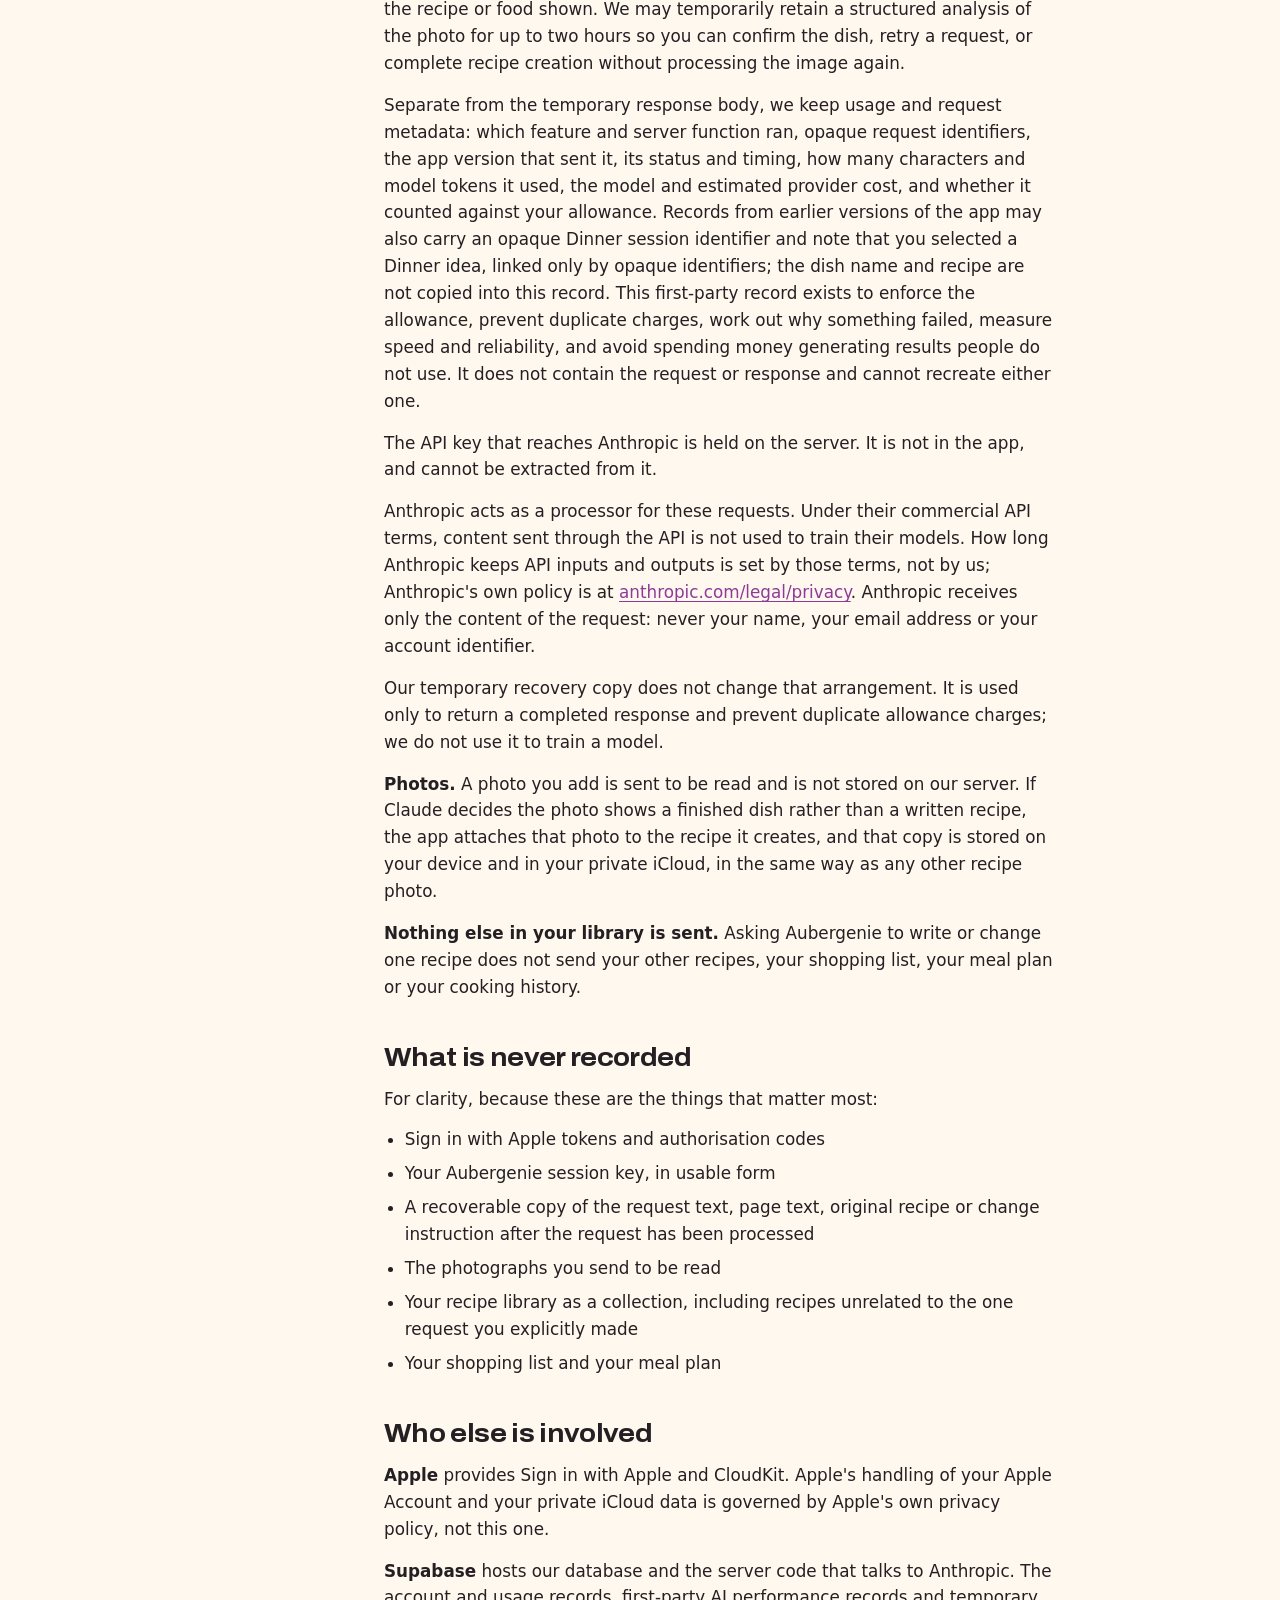
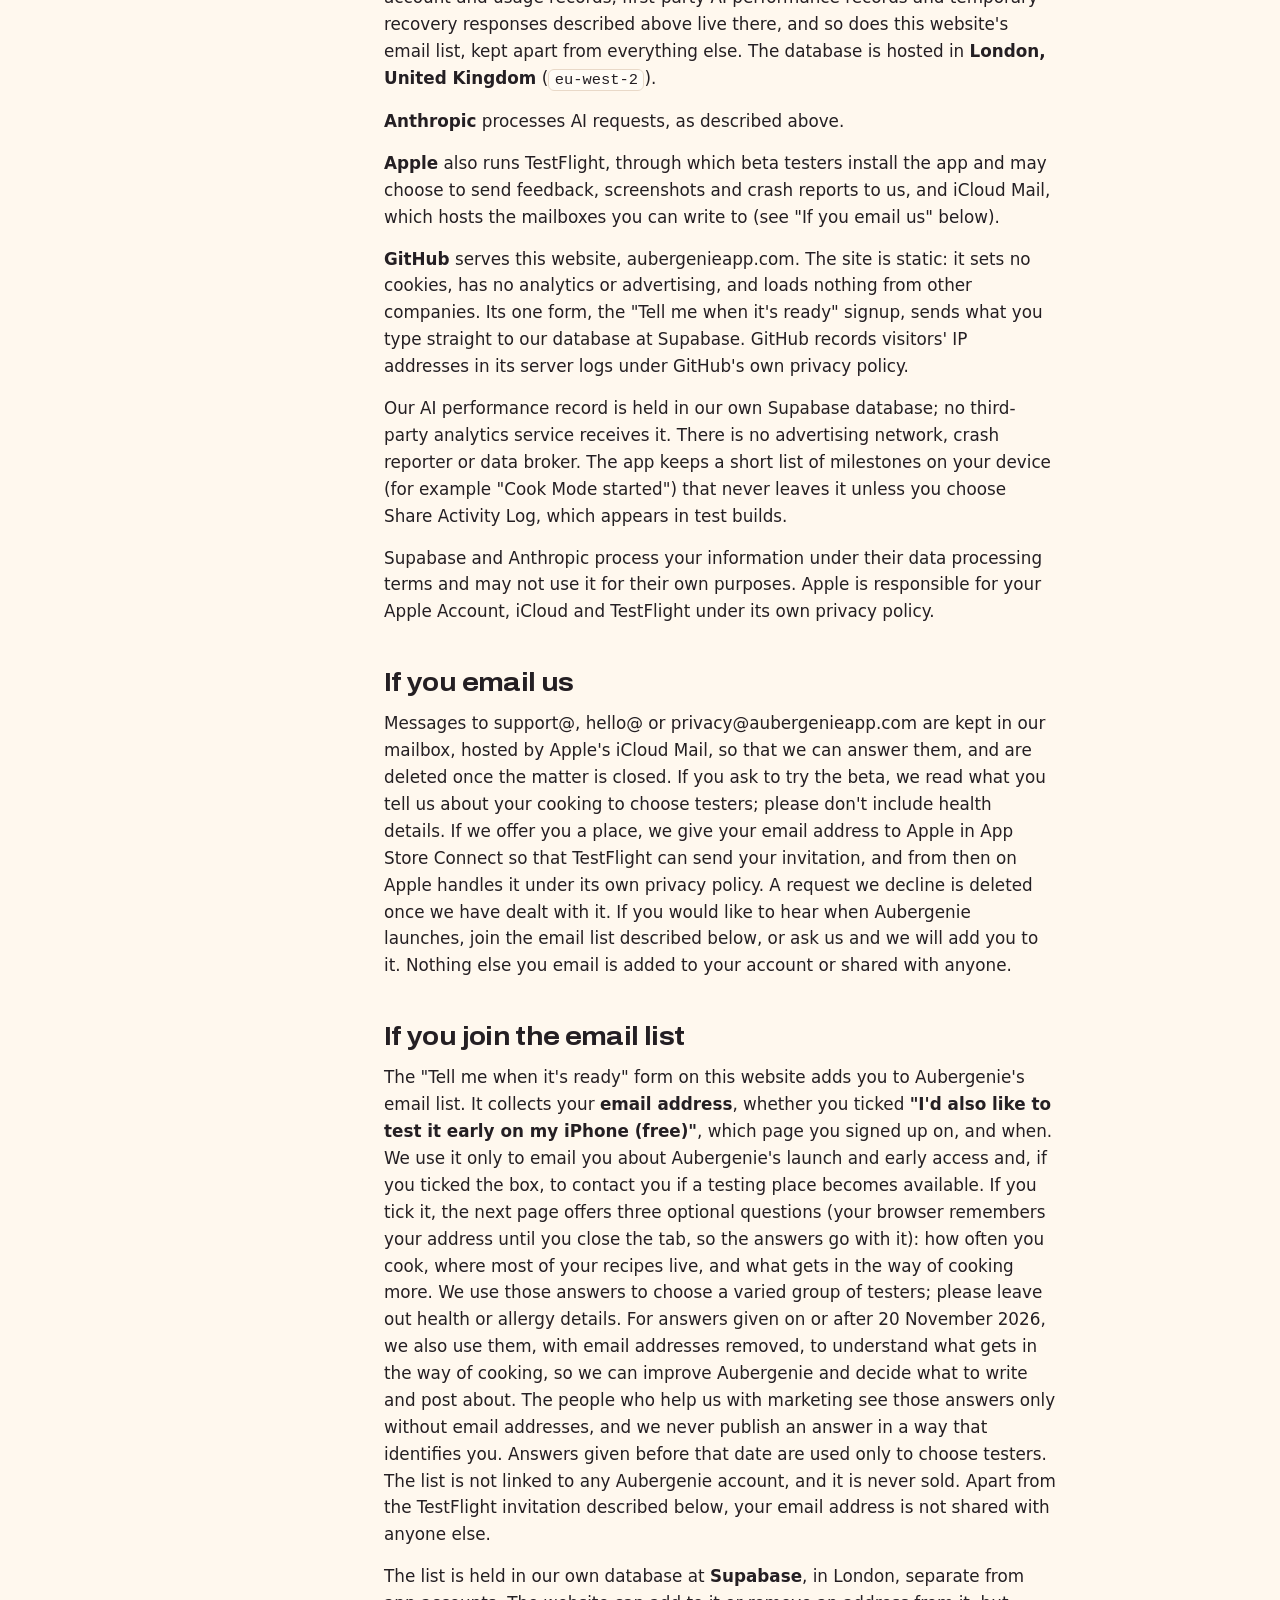
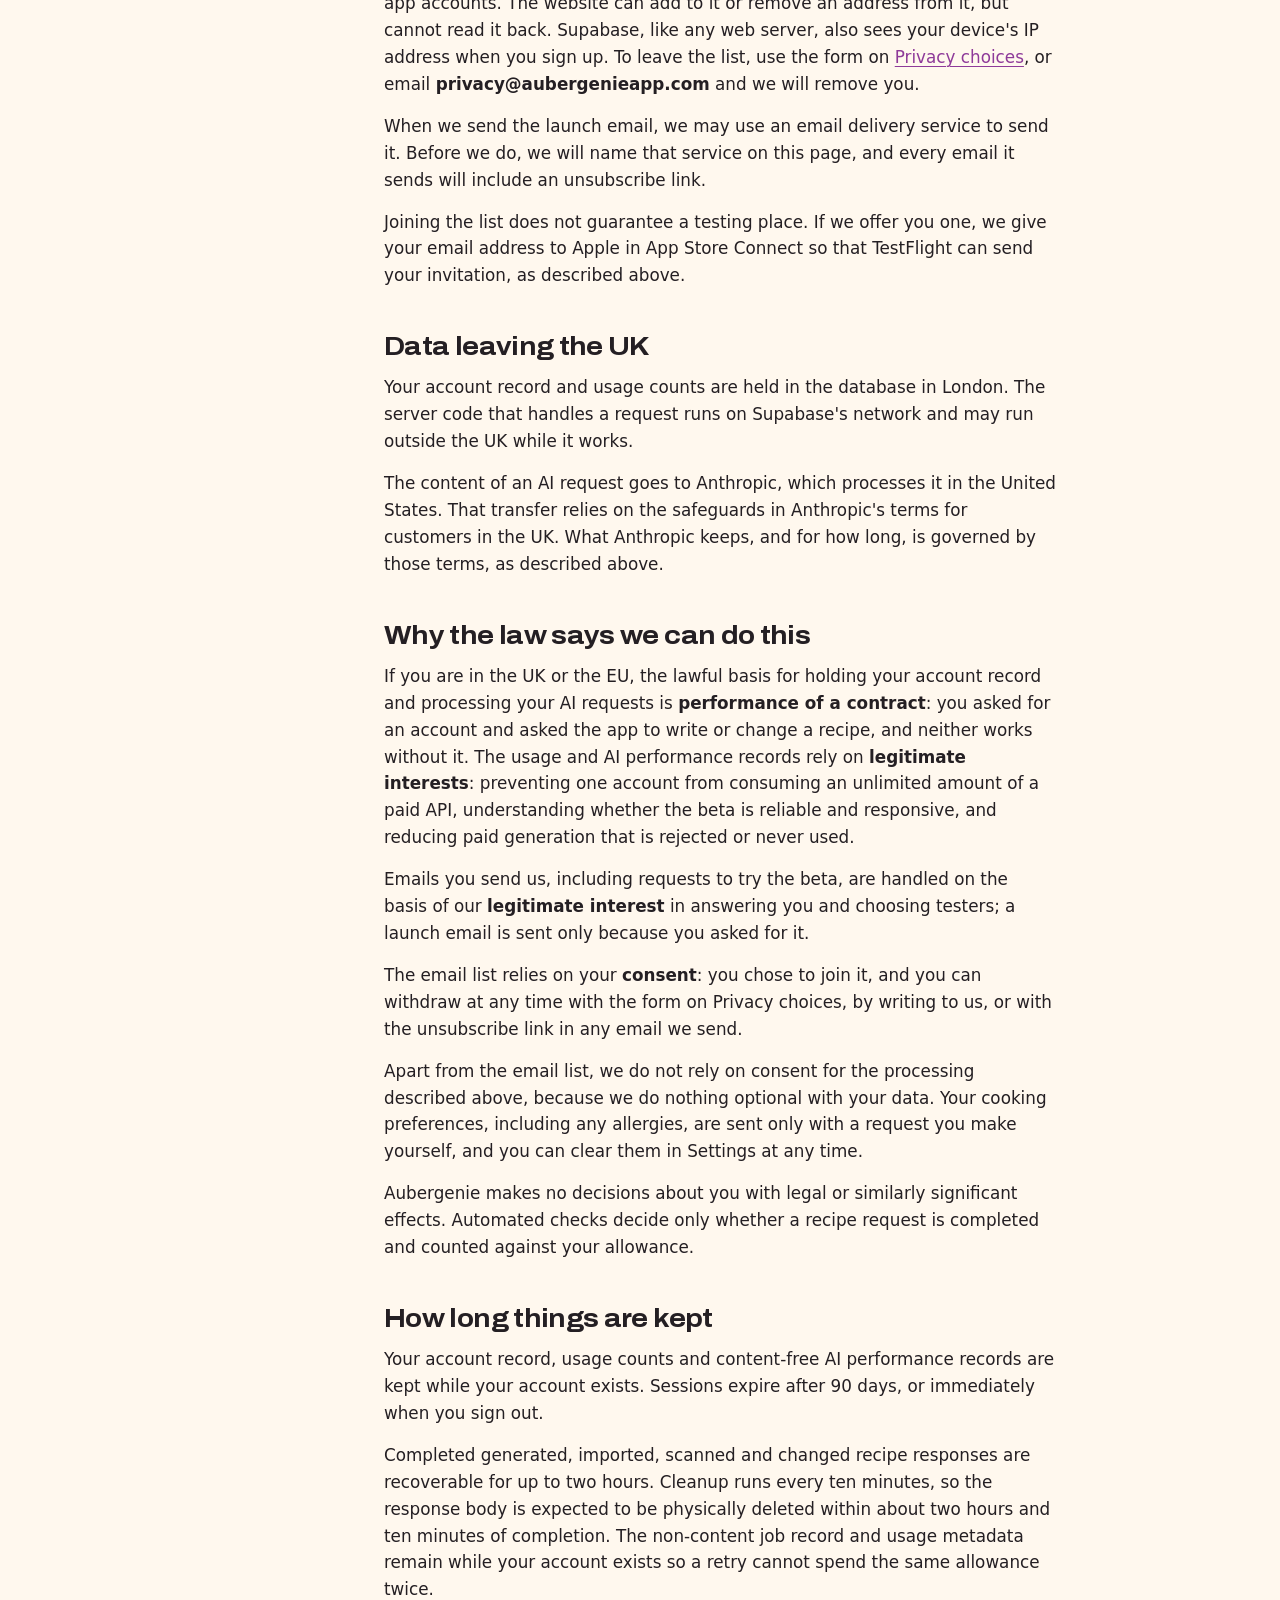
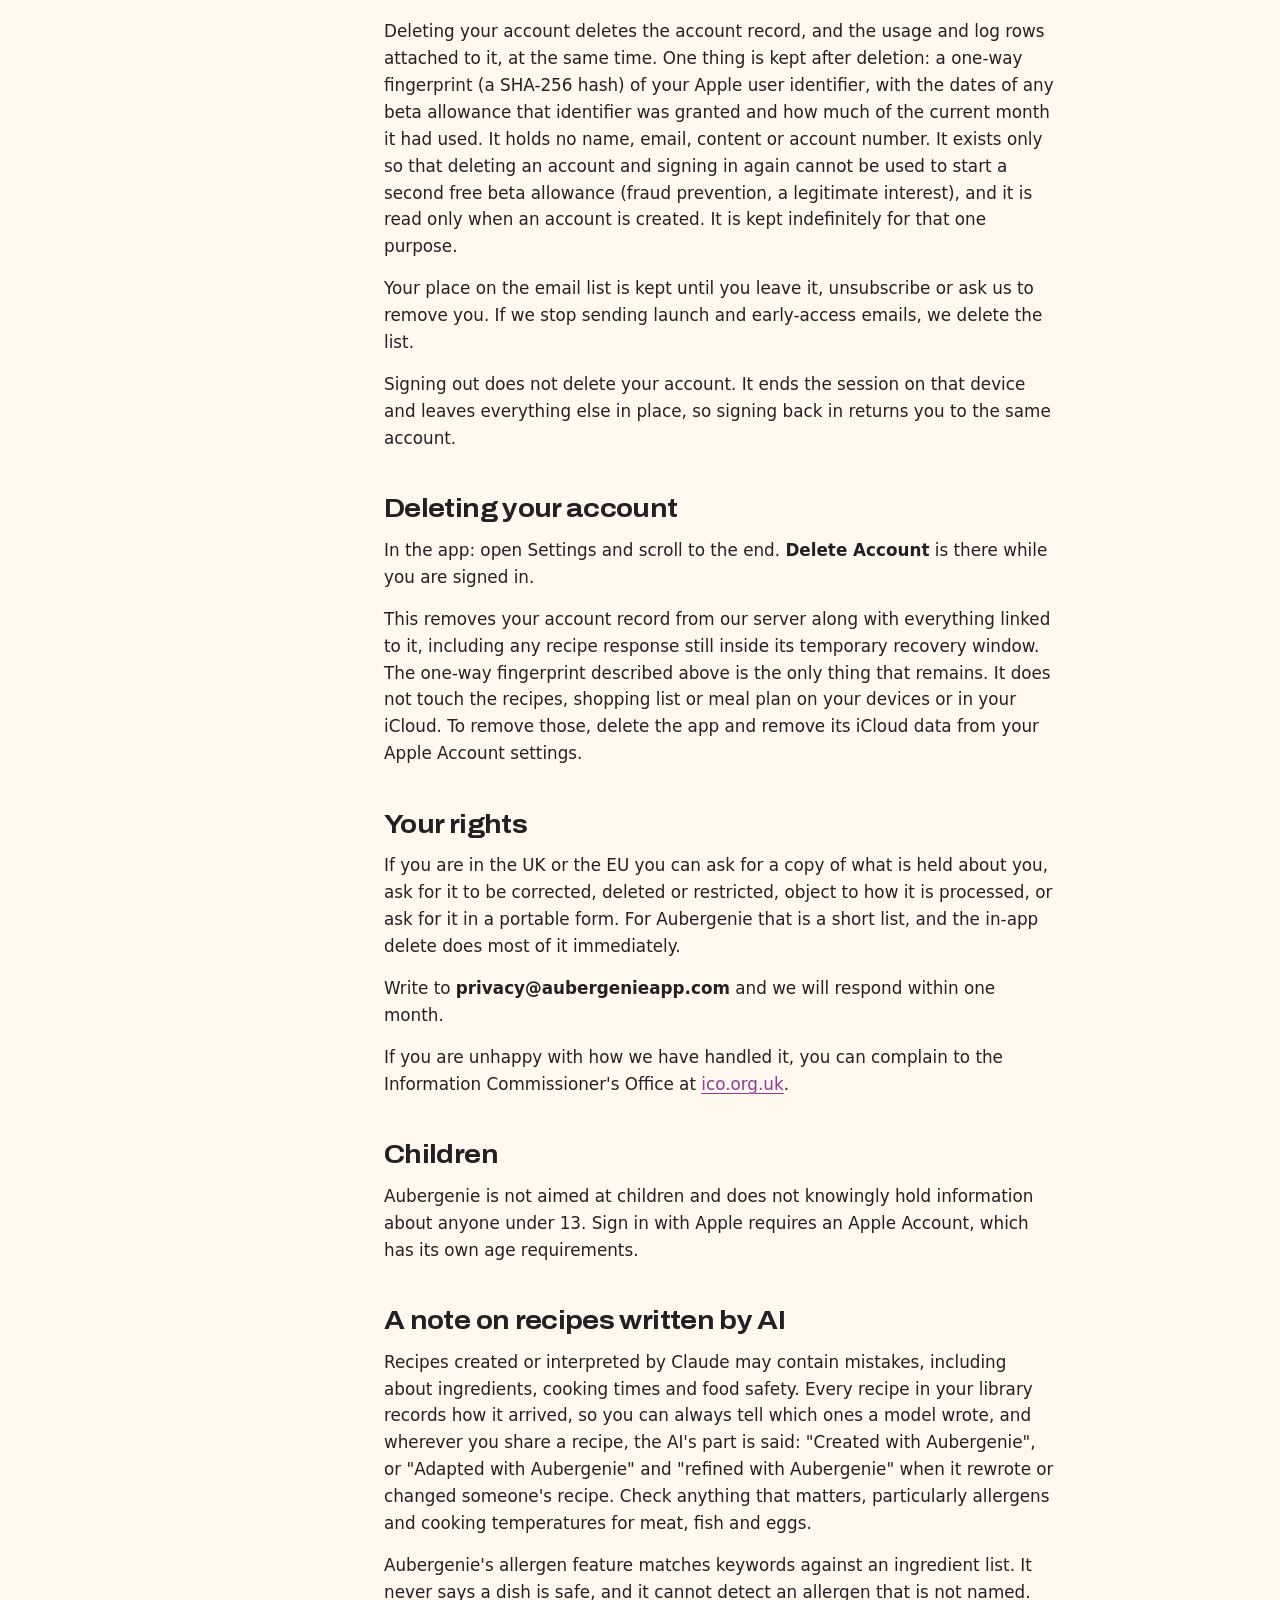
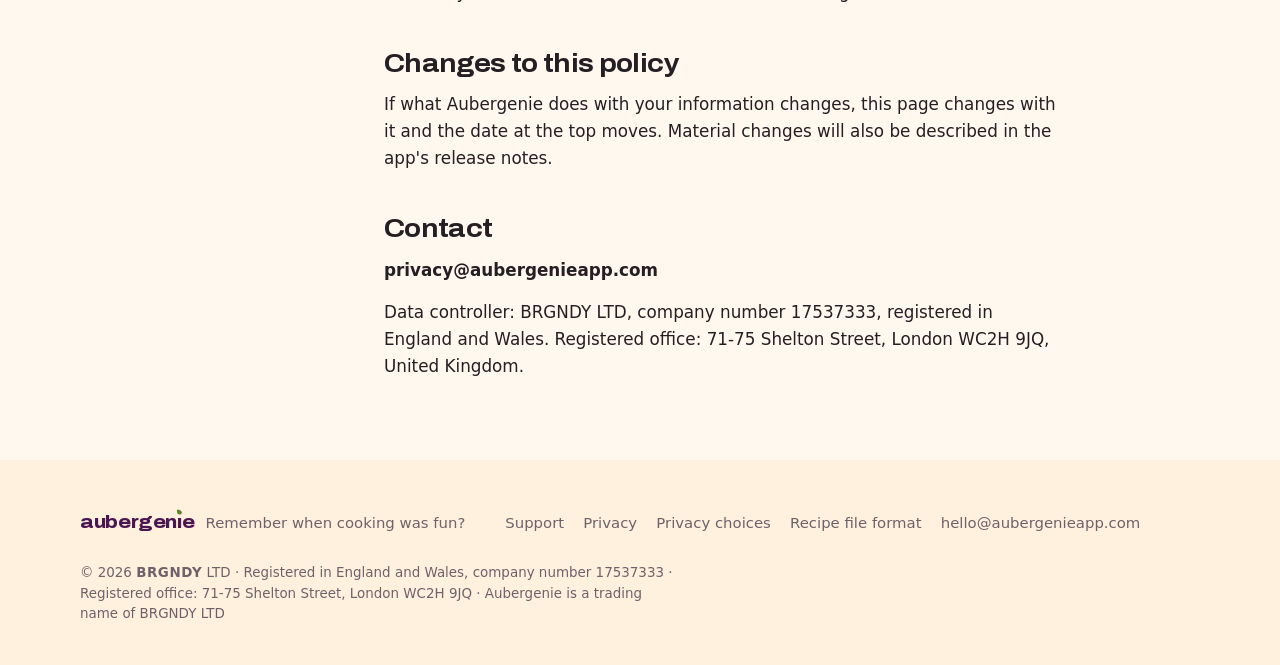
<file: privacy.html>
<!DOCTYPE html>
<html lang="en-GB">
<head>
<meta charset="utf-8">
<meta name="viewport" content="width=device-width, initial-scale=1">
<title>Aubergenie</title>
<meta name="robots" content="noindex">
<meta http-equiv="refresh" content="0; url=/privacy/">
<link rel="canonical" href="https://aubergenieapp.com/privacy/">
</head>
<body>
<p><a href="/privacy/">Continue to Aubergenie</a>.</p>
</body>
</html>
</file>
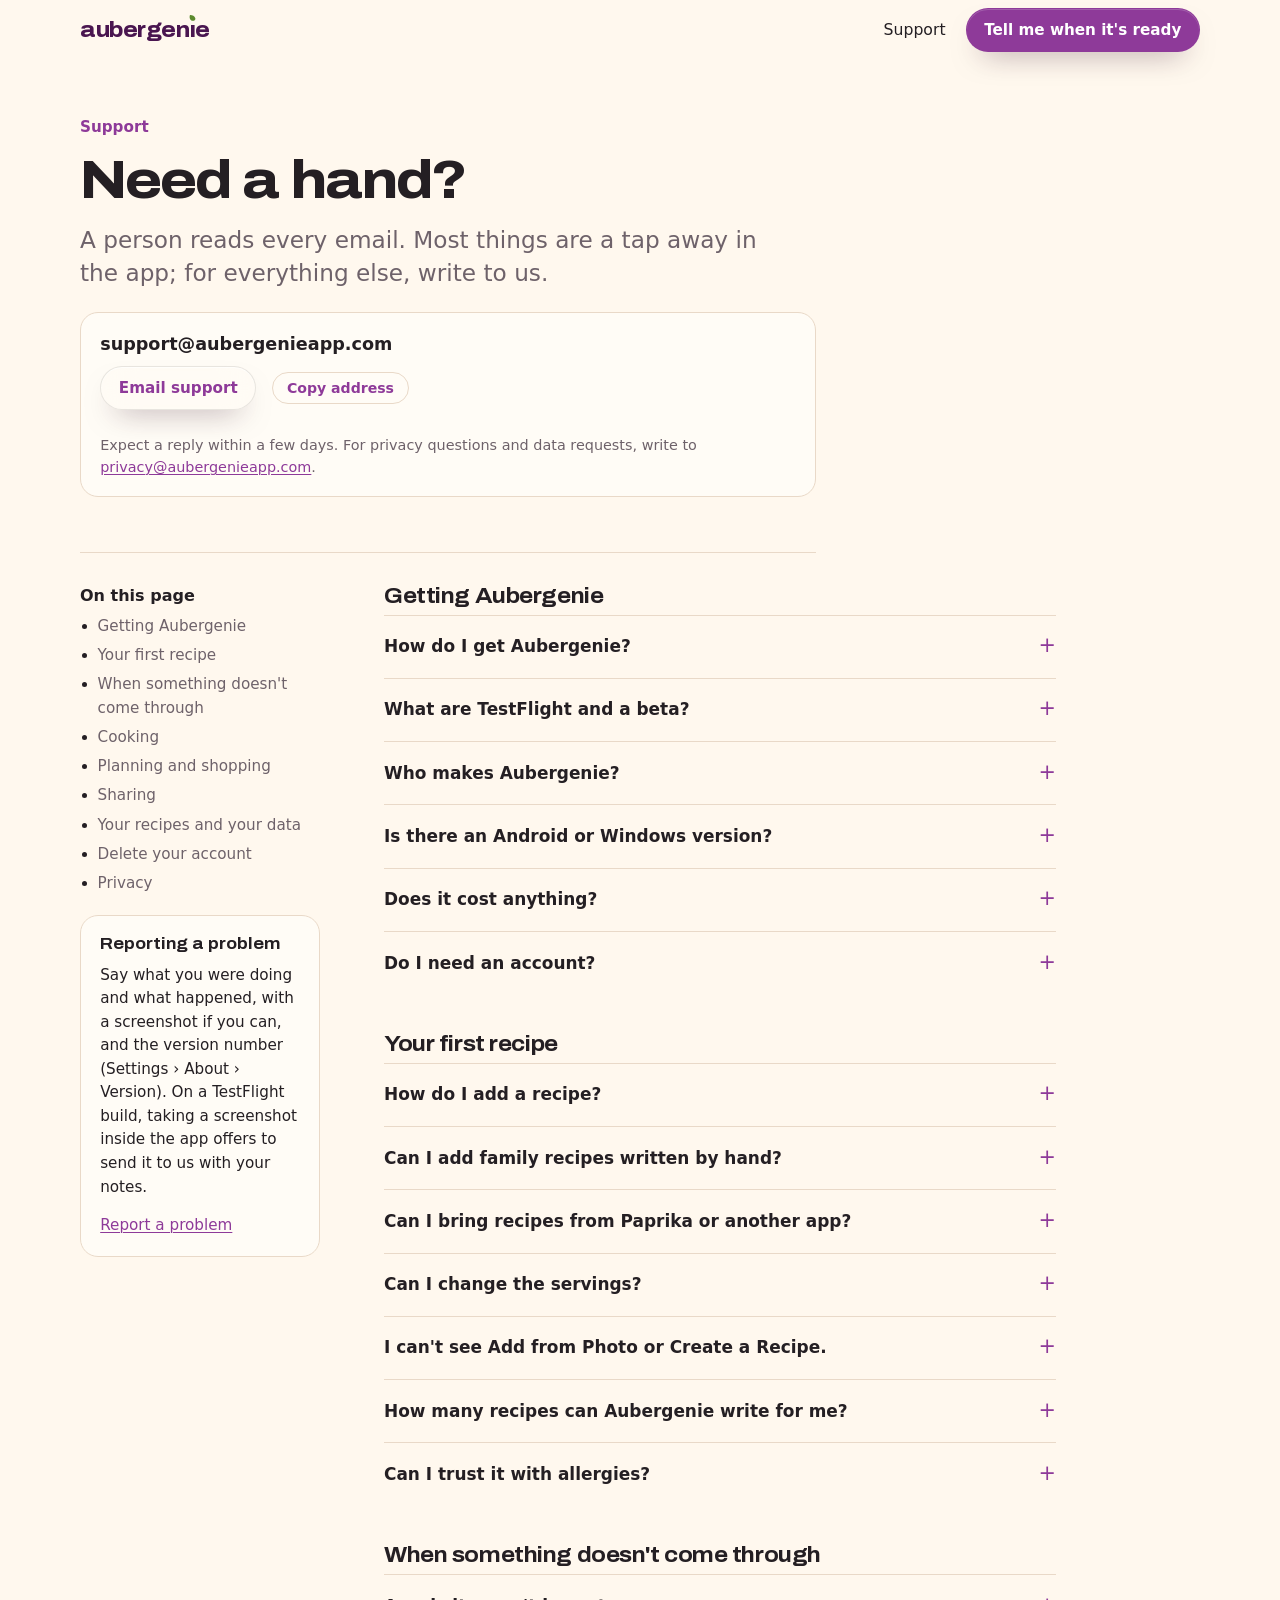
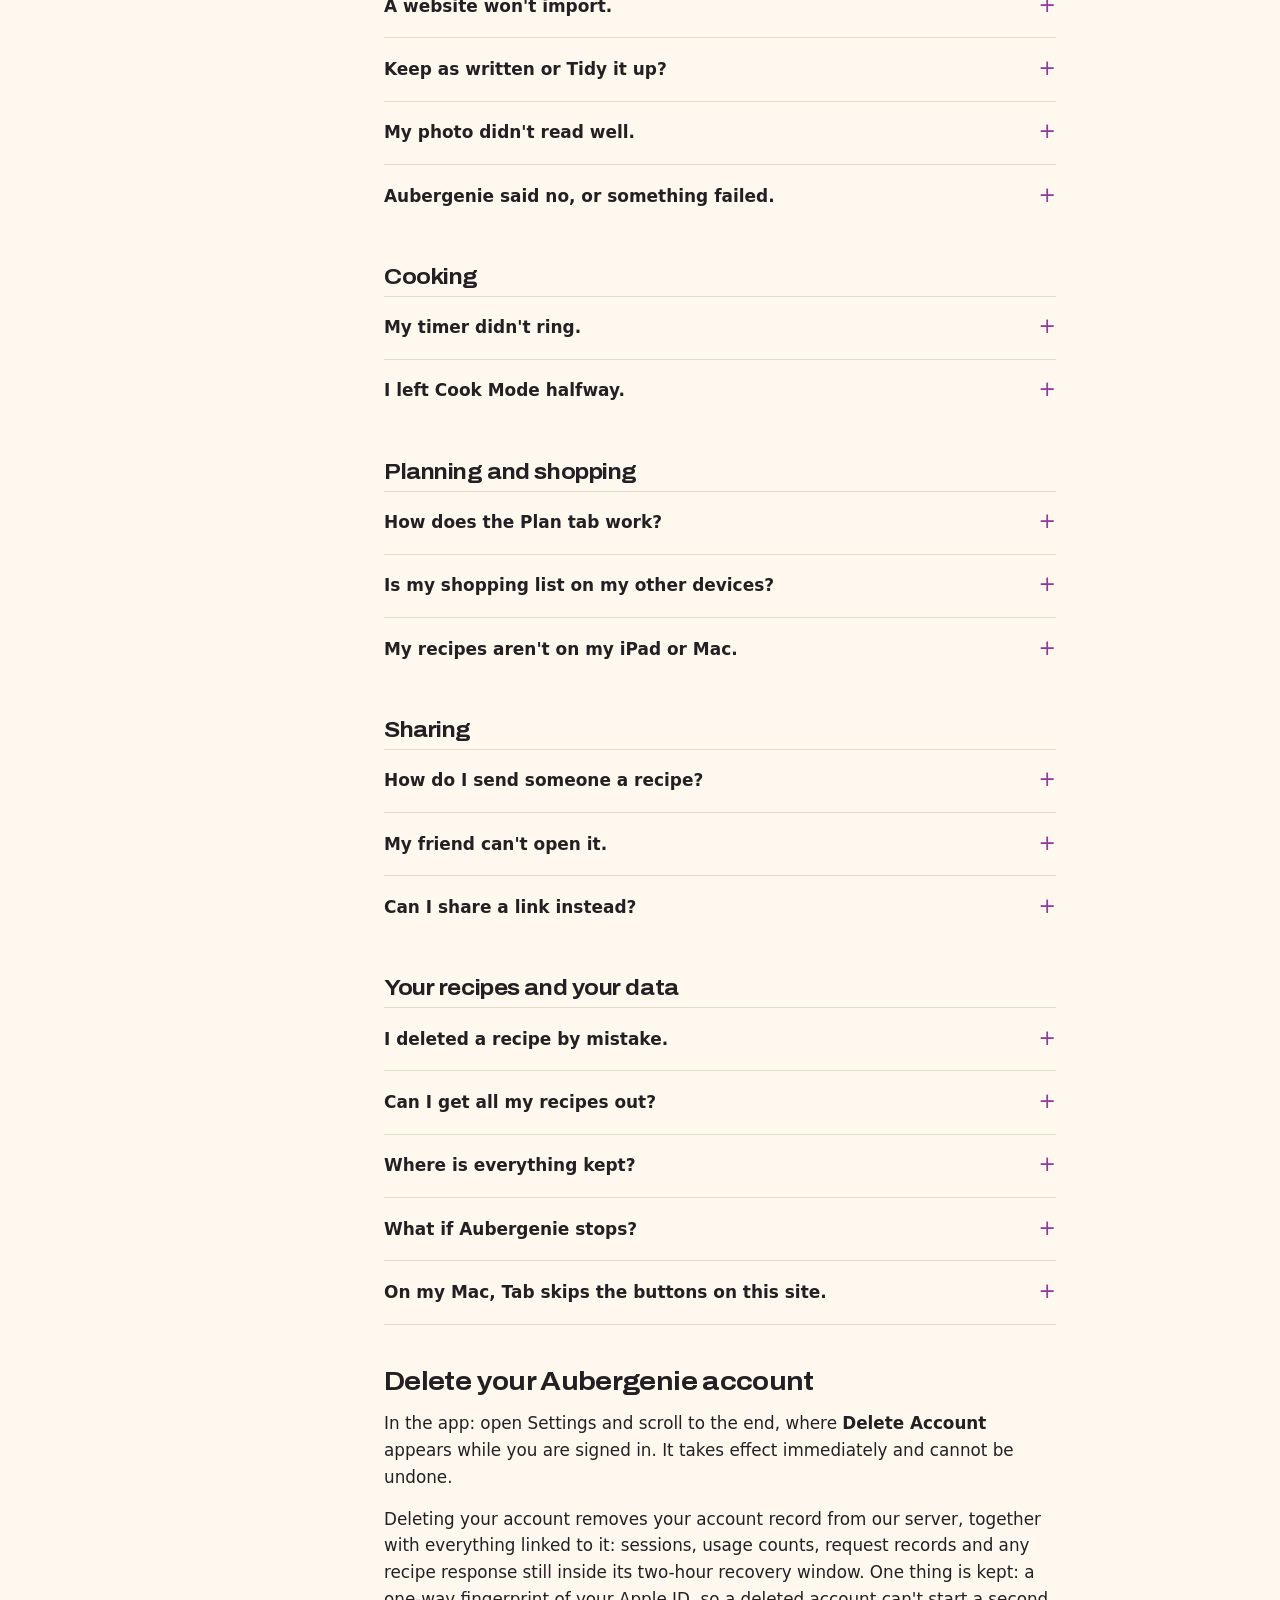
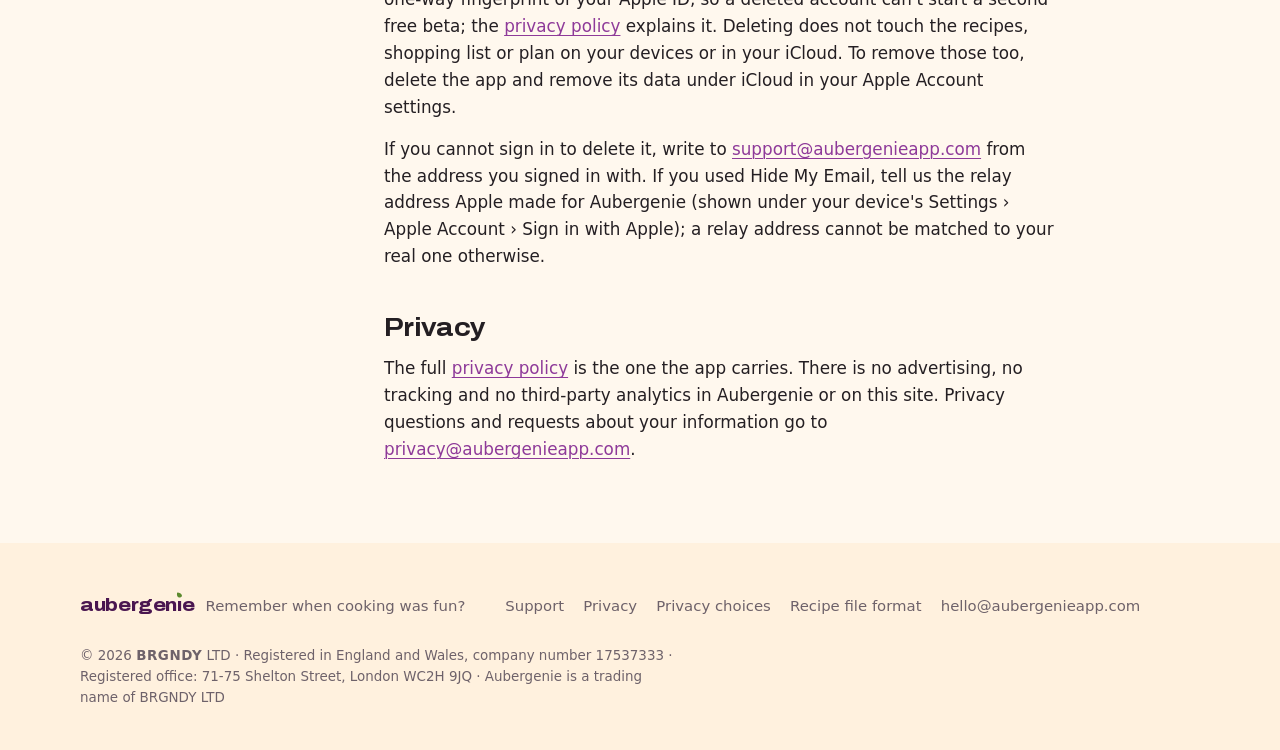
<file: support.html>
<!DOCTYPE html>
<html lang="en-GB">
<head>
<meta charset="utf-8">
<meta name="viewport" content="width=device-width, initial-scale=1">
<title>Aubergenie</title>
<meta name="robots" content="noindex">
<meta http-equiv="refresh" content="0; url=/support/">
<link rel="canonical" href="https://aubergenieapp.com/support/">
</head>
<body>
<p><a href="/support/">Continue to Aubergenie</a>.</p>
</body>
</html>
</file>
<file: static/css/site.css>
:root {
  --paper: #FFF8EE;
  --band: #FFF1DE;
  --surface: #FFFCF6;
  --raised: #FFFFFF;
  --hair: #E9D9C8;
  --hair-strong: #D9CED4;
  --ink: #241F23;
  --ink-2: #6E626A;
  --accent: #8E3A99;
  --accent-strong: #6B2575;
  --accent-soft: #F4E5E6;
  --mark: #4A1650;
  --leaf: #5C8A2E;
  --yolk: #FFB51F;
  --flesh: #FFF1DE;
  --success: #286348;
  --glass: rgba(255, 251, 245, .74);
  --glass-edge: rgba(36, 31, 35, .10);
  --glass-lip: rgba(255, 255, 255, .65);
  --g1: #F26A14;
  --g2: #E82267;
  --g3: #7A32E0;
  --shadow-ink: 52, 18, 40;
  --shadow: 0 30px 60px -30px rgba(var(--shadow-ink), .45), 0 6px 18px -10px rgba(var(--shadow-ink), .25);
  --shadow-soft: 0 18px 40px -26px rgba(var(--shadow-ink), .4);
  --plate-shadow: 0 40px 70px -40px rgba(var(--shadow-ink), .55), 0 14px 30px -18px rgba(var(--shadow-ink), .35);
  --radius: 28px;
  --radius-s: 18px;
  --wrap: 1120px;
  --gutter: max(20px, env(safe-area-inset-left), env(safe-area-inset-right));
  --font: -apple-system, BlinkMacSystemFont, system-ui, "SF Pro Text", "Helvetica Neue", Helvetica, Arial, sans-serif;
  --mono: ui-monospace, "SF Mono", Menlo, Consolas, monospace;
  --ease: cubic-bezier(.2, .7, .2, 1);
  --dur: .7s;
  color-scheme: light dark;
}
@media (prefers-color-scheme: dark) {
  :root {
    --paper: #16101A;
    --band: #211923;
    --surface: #231A26;
    --raised: #2A202C;
    --hair: #3A2C3B;
    --hair-strong: #514650;
    --ink: #FFF1DE;
    --ink-2: #C4B7BF;
    --accent: #C88FD3;
    --accent-strong: #E2BCEA;
    --accent-soft: #36273B;
    --mark: #FFF1DE;
    --yolk: #E5A11C;
    --success: #96D4AD;
    --glass: rgba(42, 32, 44, .66);
    --glass-edge: rgba(255, 255, 255, .12);
    --glass-lip: rgba(255, 255, 255, .10);
    --shadow-ink: 0, 0, 0;
    --shadow: 0 30px 60px -30px rgba(0, 0, 0, .8), 0 6px 18px -10px rgba(0, 0, 0, .5);
    --shadow-soft: 0 18px 40px -26px rgba(0, 0, 0, .7);
    --plate-shadow: 0 40px 70px -36px rgba(0, 0, 0, .9), 0 14px 30px -16px rgba(0, 0, 0, .6);
  }
}
@media (prefers-contrast: more) {
  :root { --accent: var(--accent-strong); --glass: var(--surface); --glass-edge: #887B85; }
}
*, *::before, *::after { box-sizing: border-box; }
html { -webkit-text-size-adjust: 100%; scroll-behavior: smooth; scroll-padding-top: calc(72px + env(safe-area-inset-top)); }
@supports (font: -apple-system-body) { html { font: -apple-system-body; } }
@media (prefers-reduced-motion: reduce) { html { scroll-behavior: auto; } }
body {
  margin: 0;
  font: 1rem/1.55 var(--font);
  color: var(--ink);
  background: var(--paper);
  -webkit-font-smoothing: antialiased;
  text-rendering: optimizeLegibility;
  overflow-x: hidden;
}
@supports not (font: -apple-system-body) { body { font-size: 1.0625rem; } }
img { max-width: 100%; height: auto; }
a { color: var(--accent); text-decoration-thickness: 1px; text-underline-offset: .15em; }
a:hover { text-decoration-thickness: 2px; }
:focus-visible { outline: 3px solid var(--accent); outline-offset: 3px; border-radius: 8px; }
.sr-only { position: absolute; width: 1px; height: 1px; overflow: hidden; clip: rect(0 0 0 0); white-space: nowrap; }
[hidden] { display: none !important; }
svg { fill: none; stroke: currentColor; stroke-width: 2; stroke-linecap: round; stroke-linejoin: round; }
h1, h2, h3 { margin: 0; line-height: 1.04; letter-spacing: -0.028em; font-weight: 700; text-wrap: balance; }
h1 { font-size: clamp(2.25rem, 1.2rem + 4.5vw, 4.75rem); font-weight: 760; letter-spacing: -0.03em; line-height: 1; }
h2 { font-size: clamp(2.25rem, 1.4rem + 3.2vw, 4rem); font-weight: 740; letter-spacing: -0.028em; line-height: 1.02; }
h3 { font-size: clamp(1.375rem, 1.2rem + .75vw, 1.75rem); font-weight: 700; letter-spacing: -0.015em; line-height: 1.12; }
p { margin: 0; }
p + p { margin-top: 1em; }
@font-face {
  font-family: "Archivo";
  font-style: normal; font-weight: 100 900; font-stretch: 62% 125%; font-display: swap;
  src: url("/static/fonts/archivo-variable-latin.woff2") format("woff2");
  unicode-range: U+0000-00FF, U+0131, U+0152-0153, U+02BB-02BC, U+02C6, U+02DA, U+02DC, U+0304, U+0308, U+0329, U+2000-206F, U+20AC, U+2122, U+2191, U+2193, U+2212, U+2215, U+FEFF, U+FFFD;
}
.wordmark {
  font-family: "Archivo", var(--font); font-weight: 760; font-stretch: 115%;
  letter-spacing: -0.02em; line-height: 1; color: var(--mark); font-size: 1.32rem; white-space: nowrap;
}
.wm-i { position: relative; display: inline-block; }
.wm-i svg { position: absolute; left: 50%; top: 0; width: .36em; height: .36em; transform: translate(-50%, -64%) rotate(-35deg); fill: var(--leaf); stroke: none; }
.wordmark-small { font-size: 1.15rem; }
.dish { font-family: "Archivo", var(--font); font-weight: 800; font-stretch: 125%; letter-spacing: -0.02em; line-height: .98; }
h1, h2 { font-family: "Archivo", var(--font); font-stretch: 112%; }
.facts { font-size: .95rem; font-weight: 500; color: var(--ink-2); font-variant-numeric: tabular-nums; }
code { font-family: var(--mono); font-size: .92em; background: var(--surface); border: 1px solid var(--hair); border-radius: 6px; padding: .05em .35em; }
pre { font-family: var(--mono); font-size: .9rem; line-height: 1.5; background: var(--surface); border: 1px solid var(--hair); border-radius: 14px; padding: 1rem 1.2rem; overflow-x: auto; }
pre code { background: none; border: 0; padding: 0; font-size: inherit; }
.wrap { width: min(100% - 2 * var(--gutter), var(--wrap)); margin-inline: auto; }
.eyebrow { font-size: .95rem; font-weight: 600; color: var(--accent); margin: 0 0 .8rem; }
.lede { font-size: clamp(1.15rem, 1.05rem + .55vw, 1.45rem); line-height: 1.42; color: var(--ink-2); max-width: 34ch; text-wrap: pretty; }
.scene-lede { font-size: clamp(1.125rem, 1rem + .56vw, 1.375rem); line-height: 1.45; color: var(--ink-2); max-width: 42ch; text-wrap: pretty; margin-top: 1rem; }
.quiet-centre { margin-inline: auto; text-align: center; }
.quiet { margin-top: 1rem; font-size: .92rem; line-height: 1.5; color: var(--ink-2); max-width: 42ch; text-wrap: pretty; }
.meta { color: var(--ink-2); font-size: .95rem; }
.small { font-size: .85rem; color: var(--ink-2); }
.skip { position: absolute; left: 1rem; top: -3rem; background: var(--raised); color: var(--ink); padding: .6rem 1rem; border-radius: 999px; z-index: 100; }
.skip:focus { top: 1rem; }
.btn {
  display: inline-flex; align-items: center; justify-content: center; gap: .5rem;
  min-height: 52px; padding: 0 1.6rem; border-radius: 999px;
  font: 600 1.04rem/1.2 var(--font); text-decoration: none; color: var(--accent);
  background: var(--glass);
  border: 1px solid var(--glass-edge);
  box-shadow: inset 0 1px 0 var(--glass-lip), 0 10px 24px -16px rgba(var(--shadow-ink), .5);
  -webkit-backdrop-filter: blur(18px) saturate(1.3); backdrop-filter: blur(18px) saturate(1.3);
  transition: transform .18s var(--ease), box-shadow .18s var(--ease);
  cursor: pointer;
}
.btn svg { width: 1.1em; height: 1.1em; }
.btn:hover { transform: translateY(-1px); box-shadow: inset 0 1px 0 var(--glass-lip), 0 14px 28px -14px rgba(var(--shadow-ink), .5); text-decoration: none; }
.btn:active { transform: translateY(0); }
.btn-primary { min-height: 54px; padding: 0 1.8rem; box-shadow: inset 0 1px 0 var(--glass-lip), 0 14px 30px -16px rgba(var(--shadow-ink), .55); }
.btn-primary:hover { box-shadow: inset 0 1px 0 var(--glass-lip), 0 18px 34px -16px rgba(var(--shadow-ink), .6); }
.btn-quiet { background: transparent; border-color: transparent; box-shadow: none; -webkit-backdrop-filter: none; backdrop-filter: none; }
.btn-quiet:hover { box-shadow: none; text-decoration: underline; transform: none; }
.btn-small { min-height: 44px; padding: 0 1.1rem; font-size: .95rem; }
.btn-round { width: 46px; height: 46px; min-height: 0; padding: 0; border-radius: 50%; }
.btn-round svg { width: 20px; height: 20px; }
.still .btn, .still .btn:hover { transition: none; transform: none; }
.chips { display: flex; flex-wrap: wrap; gap: .5rem; margin: 1.3rem 0 0; padding: 2px; }
.chip:focus-visible { outline-offset: -3px; }
.chip {
  flex: 0 0 auto; min-height: 40px; padding: 0 .95rem; border-radius: 999px;
  font: 600 .95rem/1 var(--font); color: var(--ink); background: var(--glass);
  border: 1px solid var(--glass-edge); box-shadow: inset 0 1px 0 var(--glass-lip);
  -webkit-backdrop-filter: blur(14px); backdrop-filter: blur(14px); cursor: pointer;
  transition: background .18s ease, color .18s ease, border-color .18s ease;
}
.chip[aria-pressed="true"] { color: var(--accent); background: var(--accent-soft); border-color: color-mix(in srgb, var(--accent) 35%, transparent); }
@media (hover: hover) { .chip:hover { border-color: color-mix(in srgb, var(--accent) 45%, var(--glass-edge)); } }
.actions { display: flex; flex-wrap: wrap; gap: .6rem 1rem; align-items: center; margin-top: 1.5rem; }
.actions-centre { justify-content: center; }
.cta-note { margin-top: .7rem; font-size: 1rem; color: var(--ink-2); max-width: 44ch; text-wrap: pretty; }
.cta-secondary { margin-top: .45rem; font-size: .92rem; }
.cta-secondary:empty { display: none; }
.link-quiet { color: var(--accent); font-weight: 600; text-decoration: none; }
.link-quiet:hover { text-decoration: underline; }
.copy-btn {
  font: 600 .88rem/1 var(--font); color: var(--accent); background: var(--surface);
  border: 1px solid var(--hair); border-radius: 999px; padding: .5rem .85rem; cursor: pointer; margin-left: .4rem;
}
.copy-btn:hover { border-color: var(--accent); }
.site-header { position: sticky; top: 0; z-index: 20; background: transparent; }
.site-header::before {
  content: ""; position: absolute; inset: 0; opacity: 0; pointer-events: none;
  background: color-mix(in srgb, var(--paper) 80%, transparent);
  -webkit-backdrop-filter: blur(18px) saturate(1.3); backdrop-filter: blur(18px) saturate(1.3);
  border-bottom: 1px solid color-mix(in srgb, var(--hair) 70%, transparent);
}
.motion .site-header::before { transition: opacity .3s ease; }
.site-header.is-scrolled::before { opacity: 1; }
.site-header .wrap { position: relative; display: flex; align-items: center; justify-content: space-between; padding: 8px 0; min-height: 56px; }
.brand { display: inline-flex; align-items: center; gap: .55rem; color: var(--ink); text-decoration: none; min-height: 44px; }
.brand-icon { border-radius: 8px; box-shadow: 0 2px 8px -3px rgba(var(--shadow-ink), .5); }
.site-nav { display: flex; align-items: center; gap: 1rem; }
.site-nav > a:not(.btn) { color: var(--ink); text-decoration: none; font-weight: 500; font-size: .98rem; display: inline-flex; align-items: center; min-height: 44px; padding: 0 .25rem; }
.site-nav > a:not(.btn):hover { color: var(--accent); }
.header-cta { white-space: nowrap; }
.js .page-home .header-cta { display: none; }
.js .page-home .site-header.cta-away .header-cta { display: inline-flex; }
.motion .page-home .site-header.cta-away .header-cta { animation: fade .3s ease; }
@media (max-width: 899px) { .wordmark { font-size: 1.15rem; } }
.site-footer { background: var(--band); margin-top: 5rem; padding: 2.6rem 0 calc(2.6rem + env(safe-area-inset-bottom)); font-size: .93rem; color: var(--ink-2); }
.site-footer .wrap { display: grid; gap: 1.1rem; }
.footer-brand { display: flex; align-items: baseline; gap: .7rem; flex-wrap: wrap; }
.footer-tag { color: var(--ink-2); }
.footer-nav { display: flex; flex-wrap: wrap; gap: .4rem 1.2rem; }
.footer-nav a { color: var(--ink-2); text-decoration: none; min-height: 44px; display: inline-flex; align-items: center; }
.footer-nav a:hover { color: var(--accent); text-decoration: underline; }
.footer-legal { font-size: .84rem; max-width: 70ch; }
.brgndy { font-weight: 700; letter-spacing: .04em; }
.page-home .site-footer { margin-top: 0; }
@media (min-width: 720px) {
  .site-footer .wrap { grid-template-columns: auto 1fr; align-items: center; column-gap: 2.5rem; }
  .footer-legal { grid-column: 1 / -1; }
}
.screen {
  position: relative; margin: 0; width: 100%;
  border-radius: 12% / 6%; overflow: hidden;
  background: var(--surface);
  box-shadow: var(--shadow), 0 0 0 1px color-mix(in srgb, var(--hair-strong) 70%, transparent);
}
.screen img { display: block; width: 100%; height: auto; }
.screen figcaption { position: absolute; left: 0; right: 0; bottom: -2rem; text-align: center; font-size: .88rem; font-weight: 600; color: var(--ink-2); }
.plate { position: relative; margin: 0; border-radius: 50%; overflow: hidden; aspect-ratio: 1; background: #B8362B;
  box-shadow: var(--plate-shadow), 0 2px 4px -2px rgba(var(--shadow-ink), .5), inset 0 0 0 1px rgba(255, 255, 255, .18); }
.plate img { display: block; width: 100%; height: 100%; object-fit: cover; }
.plate::after { content: ""; position: absolute; inset: 0; border-radius: 50%; box-shadow: inset 0 0 0 1px rgba(60, 10, 10, .25), inset 0 -10px 24px -16px rgba(60, 10, 10, .35); pointer-events: none; }
.float { position: relative; display: grid; justify-items: center; }
.float-icon { position: relative; z-index: 1; display: block; }
.float-shadow { display: block; width: 64%; height: 10%; min-height: 5px; margin-top: 12%; border-radius: 50%; background: rgba(var(--shadow-ink), .22); filter: blur(4px); }
.motion .float.is-in .float-icon, .motion .hero-float .float-icon { animation: rise .9s var(--ease) .3s backwards; }
.motion .float.is-in .float-shadow, .motion .hero-float .float-shadow { animation: shrink .9s var(--ease) .3s backwards; }
@keyframes rise { from { transform: translateY(14%); } to { transform: none; } }
@keyframes shrink { from { transform: scaleX(1.25); opacity: 1; } to { transform: none; opacity: .8; } }
.hero { padding: .4rem 0 1rem; overflow: hidden; }
.hero-grid { display: grid; gap: 1.4rem; }
.hero-stage { order: -1; position: relative; display: grid; grid-template-columns: auto 1fr auto; grid-template-rows: auto auto; align-items: end; column-gap: .9rem; row-gap: .5rem; }
.plate-hero { grid-column: 1 / -1; grid-row: 1; width: min(70vw, 290px); justify-self: end; margin-right: calc(-1 * var(--gutter) - 6vw); }
.hero-float { grid-column: 1; grid-row: 1; align-self: end; margin-bottom: 6%; width: 56px; }
.hero-caption { grid-column: 1 / 3; grid-row: 2; }
.hero-caption .dish { font-size: clamp(1.4rem, 1.1rem + 1.5vw, 2.25rem); color: var(--ink); }
.hero-caption .facts { margin-top: .15rem; }
.hero-stage [data-next-dish] { grid-column: 3; grid-row: 2; align-self: center; }
.btn-next { min-height: 40px; padding: 0 .9rem 0 .75rem; font-size: .9rem; white-space: nowrap; gap: .4rem; }
.btn-next svg { width: 1em; height: 1em; }
.hero-eyebrow { font-size: .92rem; font-weight: 600; color: var(--ink-2); margin-bottom: .6rem; }
.hero-copy h1 { max-width: 15ch; }
.hero-copy .lede { margin-top: .9rem; }
.hero-copy .actions { margin-top: 1.3rem; }
.motion .plate-hero { animation: setdown 1.1s var(--ease) backwards; }
.motion .plate-hero picture { display: block; transition: transform .7s var(--ease); }
.motion .plate-hero.is-turning picture { transform: rotate(40deg); }
.motion .plate-hero img { transition: opacity .3s ease; }
.motion .plate-hero.is-turning img { opacity: .35; }
.motion .hero-caption { animation: fade .6s ease .7s backwards; }
@keyframes setdown { from { transform: rotate(-12deg) scale(.97); } to { transform: none; } }
@keyframes fade { from { opacity: 0; } to { opacity: 1; } }
@media (min-width: 900px) {
  .hero { padding: 1.5rem 0 2rem; }
  .hero-grid { grid-template-columns: minmax(0, 5fr) minmax(0, 7fr); align-items: center; gap: 2rem; min-height: min(82vh, 820px); }
  .hero-copy { order: 1; }
  .hero-stage { order: 2; grid-template-columns: auto 1fr auto; column-gap: 1.2rem; }
  .plate-hero { width: min(46vw, 700px); margin-right: calc(-1 * max(var(--gutter), (100vw - var(--wrap)) / 2) - 2vw); }
  .hero-float { width: 88px; margin-bottom: 8%; }
  .hero-caption .dish { font-size: clamp(1.8rem, 1.2rem + 1.4vw, 2.6rem); }
  .hero-copy h1 { max-width: 13ch; }
}
.scene { padding: 6rem 0 1rem; }
.scene-head { max-width: 46rem; }
.scene-head h2 { max-width: 14ch; }
.scene-head-centre { margin-inline: auto; text-align: center; }
.scene-head-centre h2, .scene-head-centre .scene-lede { margin-inline: auto; }
.band { background: var(--band); margin-top: 3rem; padding-top: 5rem; padding-bottom: 4rem; }
.motion .reveal { opacity: 0; transform: translateY(18px); transition: opacity var(--dur) var(--ease), transform var(--dur) var(--ease); }
.motion .reveal.is-in { opacity: 1; transform: none; }
.scene-find { overflow: hidden; }
.find-grid { display: grid; grid-template-columns: minmax(0, 1fr); gap: 2rem; }
.find-words, .find-stage, .find-input, .typed { min-width: 0; }
.verbs span { color: var(--ink-2); transition: color .4s ease; }
@media (min-width: 900px) { .verbs span { display: block; } }
.verbs span.is-on { color: var(--ink); }
.truth { margin-top: 1rem; font-size: 1.125rem; line-height: 1.45; color: var(--ink); max-width: 36ch; min-height: 5.4em; }
.truth-tag { display: block; margin-top: .45rem; font-size: .82rem; font-weight: 600; color: var(--ink-2); }
.find-stage { position: relative; display: grid; gap: 1rem; padding-top: .5rem; }
.find-input { position: relative; z-index: 2; min-height: 96px; display: flex; align-items: center; }
.input-link, .input-hand {
  display: inline-flex; align-items: center; gap: .6rem; min-height: 50px; max-width: 100%; padding: 0 1.1rem 0 .9rem; border-radius: 999px;
  background: var(--glass); border: 1px solid var(--glass-edge); box-shadow: inset 0 1px 0 var(--glass-lip), var(--shadow-soft);
  -webkit-backdrop-filter: blur(14px); backdrop-filter: blur(14px); font-weight: 500; color: var(--ink);
}
.input-link svg { width: 1.1em; height: 1.1em; color: var(--accent); flex: 0 0 auto; }
.input-hand { border-radius: 16px; min-height: 54px; font-weight: 600; }
.input-friend { display: flex; align-items: center; gap: .8rem; }
.file-tile { width: 92px; background: var(--raised); border-radius: 14px; overflow: hidden; box-shadow: 0 18px 36px -16px rgba(var(--shadow-ink), .6), 0 0 0 1px color-mix(in srgb, var(--hair-strong) 70%, transparent); }
.file-tile img { display: block; width: 100%; aspect-ratio: 1; object-fit: cover; }
.file-tile .recipe-file-title { font-size: .66rem; }
.file-tile .recipe-file-ext { font-size: .62rem; }
.input-friend-from { font-weight: 600; color: var(--ink-2); }
.typed { position: relative; white-space: nowrap; overflow: hidden; text-overflow: ellipsis; }
.motion .typed::after { content: ""; display: inline-block; width: 2px; height: 1.05em; background: var(--accent); margin-left: 2px; vertical-align: -0.15em; opacity: 0; }
.motion .is-typing .typed::after { opacity: 1; animation: caret 1s steps(2) infinite; }
@keyframes caret { to { opacity: 0; } }
.input-photo { position: relative; width: 96px; border-radius: 18px; overflow: hidden; box-shadow: var(--shadow-soft); }
.input-photo img { display: block; width: 100%; aspect-ratio: 1; object-fit: cover; }
.input-photo i { position: absolute; width: 22px; height: 22px; border: 3px solid #fff; opacity: .9; }
.input-photo i:nth-child(2) { top: 10px; left: 10px; border-right: 0; border-bottom: 0; border-radius: 6px 0 0 0; }
.input-photo i:nth-child(3) { top: 10px; right: 10px; border-left: 0; border-bottom: 0; border-radius: 0 6px 0 0; }
.input-photo i:nth-child(4) { bottom: 10px; left: 10px; border-right: 0; border-top: 0; border-radius: 0 0 0 6px; }
.input-photo i:nth-child(5) { bottom: 10px; right: 10px; border-left: 0; border-top: 0; border-radius: 0 0 6px 0; }
.sheet {
  position: relative; z-index: 1; background: var(--raised); border-radius: var(--radius); padding: 1.4rem 1.4rem 1.3rem;
  box-shadow: var(--shadow), 0 0 0 1px color-mix(in srgb, var(--hair-strong) 60%, transparent); max-width: 28rem;
}
.sheet-title { font-size: clamp(1.75rem, 1.4rem + 1.6vw, 2.5rem); color: var(--ink); }
.sheet .facts { margin-top: .35rem; }
.sheet-sub { margin-top: 1.1rem; font-size: .92rem; color: var(--ink-2); }
.sheet-more { margin: .5rem 0 0; font-size: .92rem; color: var(--ink-2); }
.sheet-rows { list-style: none; margin: .4rem 0 0; padding: 0; }
.sheet-rows li { display: grid; grid-template-columns: 4.4rem 1fr; gap: .8rem; padding: .45rem 0; border-bottom: 1px solid var(--hair); font-size: 1rem; }
.sheet-rows li:last-child { border-bottom: 0; }
.sheet-rows .qty { text-align: right; font-weight: 600; font-variant-numeric: tabular-nums; white-space: nowrap; }
.sheet-actions { display: flex; flex-wrap: wrap; gap: .6rem; margin-top: 1.1rem; }
.sheet-saved { margin-top: 1rem; font-size: .88rem; font-weight: 600; color: var(--success); }
.sheet-saved svg { width: 1em; height: 1em; vertical-align: -0.12em; margin-right: .3em; stroke-width: 2.5; }
.motion .sheet { opacity: 0; transform: translateY(10px); transition: opacity .5s var(--ease), transform .5s var(--ease); }
.motion .sheet.is-composed { opacity: 1; transform: none; }
.motion .sheet .sheet-title, .motion .sheet .facts, .motion .sheet-sub, .motion .sheet-rows li, .motion .sheet-more, .motion .sheet-actions, .motion .sheet-saved { opacity: 0; transform: translateY(6px); transition: opacity .45s var(--ease), transform .45s var(--ease); }
.motion .sheet.is-composed .sheet-title, .motion .sheet.is-composed .facts, .motion .sheet.is-composed .sheet-sub, .motion .sheet.is-composed .sheet-rows li, .motion .sheet.is-composed .sheet-more, .motion .sheet.is-composed .sheet-actions, .motion .sheet.is-composed .sheet-saved { opacity: 1; transform: none; }
.motion .sheet.is-composed .facts { transition-delay: .08s; }
.motion .sheet.is-composed .sheet-sub { transition-delay: .16s; }
.motion .sheet.is-composed .sheet-rows li:nth-child(1) { transition-delay: .22s; }
.motion .sheet.is-composed .sheet-rows li:nth-child(2) { transition-delay: .3s; }
.motion .sheet.is-composed .sheet-rows li:nth-child(3) { transition-delay: .38s; }
.motion .sheet.is-composed .sheet-rows li:nth-child(4) { transition-delay: .46s; }
.motion .sheet.is-composed .sheet-rows li:nth-child(5) { transition-delay: .54s; }
.motion .sheet.is-composed .sheet-rows li:nth-child(6) { transition-delay: .62s; }
.motion .sheet.is-composed .sheet-more { transition-delay: .7s; }
.motion .sheet.is-composed .sheet-actions { transition-delay: .78s; }
.motion .sheet.is-composed .sheet-saved { transition-delay: 1.1s; }
@media (min-width: 900px) {
  .scene { padding: 9rem 0 1.5rem; }
  .find-grid { grid-template-columns: minmax(0, 5fr) minmax(0, 7fr); gap: 3rem; align-items: center; }
  .find-stage { padding: 1rem 0 2rem; }
  .sheet { margin-top: .5rem; padding: 1.7rem 1.8rem 1.5rem; }
}
.tonight-grid { display: grid; gap: 3rem; margin-top: 2.5rem; }
.tonight-grid .answer > p { margin-top: .5rem; color: var(--ink-2); max-width: 36ch; text-wrap: pretty; }
.once { margin-top: 1.4rem; max-width: 36ch; display: grid; gap: .6rem; }
.once-lede { color: var(--ink); font-weight: 600; text-wrap: pretty; }
.once-line { background: var(--raised); border-radius: var(--radius-s); padding: .9rem 1rem; box-shadow: var(--shadow-soft), 0 0 0 1px color-mix(in srgb, var(--hair-strong) 60%, transparent); line-height: 1.5; text-wrap: pretty; }
.once-line .demo-tag { margin: 0 0 .4rem; display: block; width: max-content; }
.once-note { color: var(--ink-2); font-size: .95rem; text-wrap: pretty; }
.screen-create, .screen-today { width: min(78%, 300px); margin-top: 1.3rem; }
.screen-crop { aspect-ratio: 600 / 600; }
.screen-crop img { object-fit: cover; object-position: top; height: 100%; }
.plates { display: grid; grid-template-columns: repeat(3, minmax(0, 1fr)); gap: 1.4rem 1rem; margin-top: 1.3rem; align-items: start; }
.plate-small figcaption { margin-top: .6rem; display: grid; gap: .1rem; }
.plate-small .dish { font-size: .95rem; color: var(--ink); line-height: 1.1; }
.plate-small .facts { font-size: .85rem; }
.plate-small { border-radius: 0; overflow: visible; box-shadow: none; background: none; aspect-ratio: auto; }
.plate-small::after { content: none; }
.plate-small picture { display: block; position: relative; border-radius: 50%; overflow: hidden; aspect-ratio: 1; background: #B8362B; box-shadow: var(--plate-shadow), 0 2px 4px -2px rgba(var(--shadow-ink), .5); }
.plate-small picture::after { content: ""; position: absolute; inset: 0; border-radius: 50%; box-shadow: inset 0 0 0 1px rgba(60, 10, 10, .25), inset 0 -10px 24px -16px rgba(60, 10, 10, .35); pointer-events: none; }
.plate-small img { border-radius: 50%; aspect-ratio: 1; }
.motion .plate-small { transition: opacity .4s ease, transform .4s var(--ease); }
.plate-small.is-dim { opacity: .28; }
.motion .plate-small.is-dim { transform: scale(.94); }
.count { margin-top: 1rem; font-size: .9rem; color: var(--ink-2); font-variant-numeric: tabular-nums; }
@media (min-width: 900px) {
  .tonight-grid { grid-template-columns: minmax(0, .8fr) minmax(0, 1.2fr); gap: 3.5rem; align-items: start; }
  .screen-create, .screen-today { width: 100%; max-width: 280px; }
}
.rail { list-style: none; counter-reset: step; margin: 2.5rem 0 0; padding: 0; }
.rail-step { position: relative; display: grid; grid-template-columns: minmax(0, 1fr); gap: 1.3rem; padding: 0 0 3rem 3rem; }
.rail-step::before {
  counter-increment: step; content: counter(step); position: absolute; left: 0; top: 0; width: 2rem; height: 2rem; border-radius: 50%;
  border: 1.5px solid var(--hair-strong); color: var(--ink-2); font: 700 .95rem/1 var(--font); display: grid; place-items: center; background: var(--paper);
  font-variant-numeric: tabular-nums; z-index: 1;
}
.rail-step::after { content: ""; position: absolute; left: calc(1rem - 1px); top: 2.3rem; bottom: .3rem; width: 2px; background: var(--hair); }
.rail-step:last-child::after { display: none; }
.motion .rail-step::after { background: linear-gradient(var(--accent) 0 0) no-repeat 0 0 / 100% 0, var(--hair); transition: background-size 1.2s var(--ease) .3s; }
.motion .rail-step.is-in::after { background-size: 100% 100%; }
@media (forced-colors: active) { .list li button i { forced-color-adjust: none; border-color: ButtonText; } .list li button[aria-checked="true"] i { background: Highlight; } }
.rail-words p { margin-top: .5rem; color: var(--ink-2); max-width: 38ch; text-wrap: pretty; }
.rail-words p + p { margin-top: .8rem; }
.rail-words strong { color: var(--ink); font-weight: 600; }
.screen-week { width: min(78%, 300px); }
.list { background: var(--raised); border-radius: var(--radius); padding: 1.2rem 1.2rem 1rem; max-width: 520px; box-shadow: var(--shadow), 0 0 0 1px color-mix(in srgb, var(--hair-strong) 60%, transparent); }
.list-head { display: flex; justify-content: space-between; gap: 1rem; align-items: baseline; font-size: .92rem; color: var(--ink-2); padding-bottom: .8rem; border-bottom: 1px solid var(--hair); }
.list-head strong { color: var(--ink); font-size: 1.05rem; }
.aisle { font-size: .9rem; font-weight: 700; color: var(--ink-2); margin: 1rem 0 .3rem; }
.list ul { list-style: none; margin: 0; padding: 0; }
.list li button {
  display: grid; grid-template-columns: 24px 1fr auto; align-items: center; gap: .8rem; width: 100%; min-height: 48px; padding: 0 .2rem;
  background: none; border: 0; border-bottom: 1px solid var(--hair); font: 400 1rem/1.2 var(--font); color: var(--ink); text-align: left; cursor: pointer;
}
.list li:last-child button { border-bottom: 0; }
.list li button i { width: 22px; height: 22px; border-radius: 50%; border: 1.5px solid var(--ink-2); display: grid; place-items: center; transition: background .18s ease, border-color .18s ease; }
.list li button i::after { content: ""; width: 10px; height: 6px; border-left: 2.5px solid var(--paper); border-bottom: 2.5px solid var(--paper); transform: rotate(-45deg) translate(1px, -1px); opacity: 0; }
.list li button[aria-checked="true"] i { background: var(--accent); border-color: var(--accent); }
.list li button[aria-checked="true"] i::after { opacity: 1; }
.list li button[aria-checked="true"] span, .list li button[aria-checked="true"] b { color: var(--ink-2); text-decoration: line-through; }
.list li button b { font-weight: 500; font-variant-numeric: tabular-nums; color: var(--ink-2); }
.list li button small { display: block; font-size: .78rem; color: var(--ink-2); margin-top: .1rem; }
.list-more { margin: .6rem 0 0; font-size: .92rem; color: var(--ink-2); text-align: center; }
.demo-tag { display: inline-block; margin: 0 0 .7rem; padding: .25rem .65rem; border-radius: 999px; font-size: .8rem; font-weight: 600; letter-spacing: .01em; color: var(--accent); background: var(--accent-soft); }
.cookpanel { background: var(--raised); border-radius: var(--radius); padding: 1.3rem 1.3rem 1.2rem; max-width: 640px; box-shadow: var(--shadow), 0 0 0 1px color-mix(in srgb, var(--hair-strong) 60%, transparent); }
.cook-bar { display: flex; justify-content: space-between; align-items: baseline; gap: 1rem; font-weight: 600; }
.cook-stepcount { color: var(--ink-2); font-weight: 500; font-size: .92rem; }
.cook-progress { display: flex; gap: 6px; margin: .7rem 0 1.3rem; }
.cook-progress i { flex: 1; height: 4px; border-radius: 2px; background: var(--hair); }
.cook-progress i.is-on { background: var(--accent); }
.cook-step { font-size: clamp(1.45rem, 1.2rem + 1.1vw, 2rem); font-weight: 500; line-height: 1.3; letter-spacing: -0.012em; }
.cook-time { display: inline-flex; align-items: center; gap: .22em; padding: .04em .45em .04em .3em; border-radius: .5em; background: var(--accent-soft); color: var(--accent); font-weight: 600; white-space: nowrap; box-shadow: 0 0 0 1.5px color-mix(in srgb, var(--accent) 45%, transparent); }
.cook-time svg { width: .85em; height: .85em; }
.nowrap { white-space: nowrap; }
.cook-timer { display: grid; grid-template-columns: auto minmax(0, 1fr) auto; align-items: center; gap: 1rem; margin-top: 1.2rem; padding: 1rem 1.1rem; border-radius: 22px; background: var(--surface); box-shadow: 0 0 0 1px color-mix(in srgb, var(--accent) 14%, transparent); }
@media (max-width: 380px) { .cook-timer { gap: .6rem; padding: .8rem .8rem; } .cook-ring { width: 56px; height: 56px; } .cook-digits { font-size: 2.1rem; } .btn-round { width: 40px; height: 40px; } }
.cook-ring { width: 72px; height: 72px; transform: rotate(-90deg); }
.cook-ring circle { stroke-linecap: round; }
.motion .cook-ring-fill { transition: stroke-dashoffset 1s linear; }
.cook-ring-fill.no-transition { transition: none; }
.cook-digits { font-size: clamp(2.5rem, 2.2rem + 1.4vw, 3.4rem); font-weight: 600; letter-spacing: -0.03em; line-height: 1; font-variant-numeric: tabular-nums; }
.cook-label { color: var(--ink-2); margin-top: .3rem; font-size: 1rem; }
.btn-pause { align-self: center; }
.cook-next { margin: 1.2rem .3rem 0; color: var(--ink-2); font-size: .98rem; line-height: 1.45; }
.cook-next span { font-weight: 700; color: var(--ink); }
@media (min-width: 900px) {
  .rail { margin-top: 3.5rem; }
  .rail-step { grid-template-columns: minmax(0, 4fr) minmax(0, 7fr); gap: 3rem; padding: 0 0 5rem 3.5rem; align-items: start; }
  .rail-words { position: sticky; top: 5rem; }
  .screen-week { margin: 0; }
  .cook-step { font-size: 2.3rem; }
  .cook-digits { font-size: 3.8rem; }
  .rail-step::before { width: 2.3rem; height: 2.3rem; font-size: 1rem; }
  .rail-step::after { left: calc(1.15rem - 1px); top: 2.6rem; }
  .screen-week { width: 100%; max-width: 300px; margin-inline: auto; }
  .list, .cookpanel { justify-self: start; width: 100%; }
  .cookpanel { padding: 1.7rem 1.8rem 1.5rem; }
  .cook-ring { width: 100px; height: 100px; }
}
.send-stage { display: grid; grid-template-columns: minmax(0, 1fr); justify-items: center; gap: .4rem; max-width: 880px; margin: 2.5rem auto 1rem; }
.send-from { width: min(72%, 300px); margin-bottom: 2.4rem; }
.send-path { position: relative; width: 100%; height: 120px; }
.send-to { width: 100%; max-width: 420px; }
.recipe-file {
  position: absolute; left: 50%; top: 50%; width: clamp(76px, 20vw, 118px); transform: translate(-50%, -50%);
  background: var(--raised); border-radius: 14px; overflow: hidden;
  box-shadow: 0 18px 36px -16px rgba(var(--shadow-ink), .6), 0 0 0 1px color-mix(in srgb, var(--hair-strong) 70%, transparent);
}
.recipe-file img { display: block; width: 100%; aspect-ratio: 1; object-fit: cover; }
.recipe-file-title { display: block; padding: .4em .5em .1em; font-size: clamp(.58rem, 1.5vw, .78rem); font-weight: 700; letter-spacing: -0.01em; line-height: 1.15; color: var(--ink); }
.recipe-file-ext { display: block; padding: 0 .55em .5em; font-size: clamp(.56rem, 1.5vw, .72rem); color: var(--accent); font-weight: 600; font-family: var(--mono); }
.send-to { background: var(--raised); border-radius: var(--radius-s); padding: 1.1rem; font-size: .95rem; line-height: 1.45; color: var(--ink-2); box-shadow: var(--shadow-soft), 0 0 0 1px color-mix(in srgb, var(--hair-strong) 60%, transparent); }
.send-to-label { font-size: .95rem; font-weight: 700; color: var(--accent); margin-bottom: .4rem; }
.send-to strong { color: var(--ink); }
.send-to .quiet { margin-top: .7rem; font-size: .86rem; }
.motion .recipe-file { left: 0; transform: translate(-60%, -50%) scale(.6) rotate(-8deg); opacity: 0; }
.motion .is-sending .recipe-file { animation: travel 2.2s var(--ease) forwards; }
@keyframes travel {
  0%   { left: 0;    transform: translate(-60%, -50%) scale(.6) rotate(-8deg); opacity: 0; }
  20%  { opacity: 1; transform: translate(-55%, -64%) scale(.95) rotate(-5deg); }
  55%  { transform: translate(-50%, -86%) scale(1.06) rotate(2deg); }
  100% { left: 100%; transform: translate(-100%, -50%) scale(.94) rotate(0); opacity: 1; }
}
@media (max-width: 899px) {
  .motion .recipe-file { left: 50%; top: 0; transform: translate(-50%, -70%) scale(.6) rotate(-8deg); }
  .motion .is-sending .recipe-file { animation-name: travel-down; }
  @keyframes travel-down {
    0%   { top: 0;    transform: translate(-50%, -70%) scale(.6) rotate(-8deg); opacity: 0; }
    25%  { opacity: 1; transform: translate(-30%, -40%) scale(.95) rotate(4deg); }
    100% { top: 100%; transform: translate(-50%, -100%) scale(.94) rotate(0); opacity: 1; }
  }
}
.motion .send-to { opacity: .55; transition: opacity .6s ease 1.9s; }
.motion .is-sending .send-to { opacity: 1; }
@media (min-width: 900px) {
  .send-stage { grid-template-columns: minmax(0, 1fr) minmax(120px, .7fr) minmax(0, 1.1fr); align-items: center; gap: 1.5rem; margin: 3.5rem auto 2rem; }
  .send-from { width: 100%; max-width: 300px; margin: 0 auto; }
  .send-path { height: 100%; min-height: 160px; }
}
.scene-invite { padding-bottom: 3rem; }
.invite-grid { display: grid; justify-items: center; text-align: center; gap: .9rem; max-width: 40rem; margin-inline: auto; }
.yolk { position: relative; width: min(64vw, 240px); aspect-ratio: 1; border-radius: 50%; background: var(--yolk); display: grid; place-items: center; margin-bottom: .4rem; }
.invite-float { width: 46%; }
.invite-icon { width: 100%; height: auto; }
.yolk .float-shadow { background: rgba(60, 30, 0, .22); }
.invite-lede { text-align: center; margin-top: 0; }
.invite-says { font-size: 1.05rem; font-weight: 600; color: var(--ink-2); margin: -.2rem 0 -.2rem; }
.invite-grid .actions { margin-top: .4rem; }
.invite-grid .cta-note { margin-top: 0; }
.next-steps { margin: .6rem auto 0; padding-left: 1.3rem; max-width: 36rem; text-align: left; font-size: 1rem; color: var(--ink-2); text-wrap: pretty; }
.next-steps li + li { margin-top: .4rem; }
.next-steps strong { color: var(--ink); font-weight: 600; }
.invite-address { font-size: .92rem; color: var(--ink-2); display: flex; align-items: center; gap: .4rem; flex-wrap: wrap; justify-content: center; }
@media (min-width: 900px) { .yolk { width: 360px; } }
@media (hover: none) and (pointer: coarse) and (max-width: 699px) { .invite-address { display: none; } }
.page-404 .page-head { text-align: left; }
.mascot-tile { margin-bottom: 1.2rem; }
.document { padding-top: 2.5rem; }
.page-head { max-width: 46rem; padding-bottom: 2rem; border-bottom: 1px solid var(--hair); }
.page-head h1 { font-size: clamp(2.1rem, 1.5rem + 2.6vw, 3.4rem); letter-spacing: -0.035em; line-height: 1.02; }
.page-head .lede { margin-top: 1rem; max-width: 46ch; }
.page-head .meta { margin-top: 1rem; }
.page-head .meta:empty { display: none; }
.page-head .actions .meta { margin: 0; }
.document-grid { display: grid; grid-template-columns: minmax(0, 1fr); gap: 2rem; padding-top: 2rem; }
.document-aside { display: grid; gap: 1.2rem; align-content: start; }
.callout { background: var(--surface); border: 1px solid var(--hair); border-radius: var(--radius-s); padding: 1.1rem 1.2rem; font-size: .95rem; }
.callout-title, .contents-title { font-weight: 700; font-size: 1rem; line-height: 1.4; letter-spacing: 0; margin: 0 0 .5rem; }
.callout ul, .contents ul { margin: 0; padding-left: 1.1rem; }
.callout li + li, .contents li + li { margin-top: .35rem; }
.contents { font-size: .95rem; }
.contents .toc > ul { padding-left: 1.1rem; }
.contents a { color: var(--ink-2); text-decoration: none; }
.contents a:hover { color: var(--accent); text-decoration: underline; }
.contents:has(.toc:empty) { display: none; }
.prose { max-width: 42rem; min-width: 0; font-size: 1.05rem; line-height: 1.6; }
.prose h2 { font-size: 1.6rem; margin: 2.8rem 0 .9rem; scroll-margin-top: 4.5rem; letter-spacing: -0.025em; font-weight: 700; }
.prose h3 { margin: 1.8rem 0 .6rem; }
.prose h2:first-child { margin-top: 0; }
.prose p + p { margin-top: .9em; }
.prose ul, .prose ol { padding-left: 1.3rem; margin: .8rem 0; }
.prose li + li { margin-top: .45rem; }
.prose hr { border: 0; border-top: 1px solid var(--hair); margin: 2.5rem 0; }
.prose blockquote { margin: 1.2rem 0; padding: .2rem 0 .2rem 1.1rem; border-left: 3px solid var(--accent); color: var(--ink-2); }
.prose table { width: 100%; border-collapse: collapse; font-size: .95rem; margin: 1rem 0; display: block; overflow-x: auto; }
.prose th, .prose td { text-align: left; vertical-align: top; padding: .55rem .7rem; border-bottom: 1px solid var(--hair); }
.prose th { font-weight: 600; }
.prose td.num { text-align: right; white-space: nowrap; }
.prose pre { margin: 1rem 0; }
.prose dl { margin: 1rem 0; }
.prose dt { font-weight: 600; margin-top: 1rem; }
.prose dd { margin: .3rem 0 0; color: var(--ink-2); }
.prose .notice { background: var(--accent-soft); border: 1px solid color-mix(in srgb, var(--accent) 30%, var(--hair)); border-radius: 14px; padding: .9rem 1.1rem; margin: 1.2rem 0; font-size: .98rem; }
.prose .notice p + p { margin-top: .6em; }
.prose .big-link { display: inline-flex; margin-top: .4rem; }
.contact-card {
  display: grid; gap: .5rem; background: var(--surface); border: 1px solid var(--hair); border-radius: var(--radius-s);
  padding: 1.1rem 1.2rem; margin: 1.4rem 0; font-size: 1rem;
}
.contact-card .address { font-weight: 700; color: var(--ink); font-size: 1.1rem; word-break: break-all; }
.contact-card .row { display: flex; flex-wrap: wrap; align-items: center; gap: .6rem; }
.contact-card .meta { font-size: .9rem; }
.faq details { border-top: 1px solid var(--hair); padding: .2rem 0; }
.faq details:last-of-type { border-bottom: 1px solid var(--hair); }
.faq summary { cursor: pointer; font-weight: 600; font-size: 1.06rem; padding: .9rem 0; list-style: none; display: flex; justify-content: space-between; gap: 1rem; align-items: baseline; }
.faq summary::-webkit-details-marker { display: none; }
.faq summary::after { content: "+"; content: "+" / ""; color: var(--accent); font-weight: 500; font-size: 1.3rem; line-height: 1; flex: 0 0 auto; }
.faq details[open] summary::after { content: "–"; content: "–" / ""; }
.faq .answer { padding: 0 0 1.1rem; color: var(--ink-2); }
.faq .answer p + p { margin-top: .6em; }
.faq .answer strong { color: var(--ink); }
.faq .faq-group { font-size: 1.35rem; font-weight: 700; letter-spacing: -0.02em; color: var(--ink); margin: 2.4rem 0 .5rem; }
.steps { counter-reset: step; list-style: none; padding: 0; }
.steps li { position: relative; padding-left: 2.6rem; margin: .9rem 0; }
.steps li::before { counter-increment: step; content: counter(step); position: absolute; left: 0; top: .05rem; width: 1.8rem; height: 1.8rem; border-radius: 50%; background: var(--accent-soft); color: var(--accent); font-weight: 700; font-size: .9rem; display: grid; place-items: center; }
@media (min-width: 900px) {
  .document { padding-top: 3.5rem; }
  .document-grid { grid-template-columns: 240px minmax(0, 1fr); gap: 4rem; }
  .document-aside { position: sticky; top: 4.5rem; }
}
@media (min-width: 600px) and (max-width: 899px) {
  .hero-grid { grid-template-columns: minmax(0, 1fr) minmax(0, 1fr); align-items: center; gap: 1.5rem; }
  .plate-hero { width: min(48vw, 420px); }
  .find-grid { grid-template-columns: minmax(0, 1fr) minmax(0, 1fr); align-items: center; }
  .tonight-grid { grid-template-columns: minmax(0, 1fr) minmax(0, 1fr); }
  .answer-saved { grid-column: 1 / -1; }
  .rail-step { grid-template-columns: minmax(0, 1fr) minmax(0, 1.3fr); align-items: center; }
  .screen-week { width: 100%; max-width: 280px; }
}
.scene-problem { font-size: 1.0625rem; line-height: 1.45; font-weight: 600; color: var(--ink-2); max-width: 36ch; margin-bottom: .6rem; text-wrap: pretty; }
.scene-problem-centre { margin-inline: auto; text-align: center; }
.scene-problem-centre::before { margin-inline: auto; }
.invite-week { max-width: 40ch; margin-bottom: .2rem; font-size: 1.15rem; color: var(--ink); }
.invite-ask { font-size: clamp(1.9rem, 1.4rem + 2.1vw, 3.1rem); font-weight: 740; letter-spacing: -0.025em; line-height: 1.04; margin-bottom: 1.6rem; }
.invite-trust { font-weight: 600; color: var(--ink); margin-top: .2rem; }
.cta-small { font-size: .9rem; }
.once-grid { display: grid; gap: 2rem; }
.once-truths { list-style: none; margin: 1.4rem 0 0; padding: 0; display: grid; gap: .7rem; color: var(--ink-2); max-width: 40ch; text-wrap: pretty; }
.once-truths li { padding-left: 1.3rem; position: relative; line-height: 1.5; }
.once-truths li::before { content: ""; position: absolute; left: 0; top: .6em; width: .5rem; height: .5rem; border-radius: 50%; background: var(--hair-strong); }
.once-caveat { font-size: .92rem; color: var(--ink-2); text-wrap: pretty; }
.once-truths strong { color: var(--ink); font-weight: 600; }
.once-stage { display: grid; gap: 1rem; max-width: 30rem; }
.once-card { background: var(--raised); border-radius: var(--radius); padding: 1.3rem 1.4rem 1.4rem; box-shadow: var(--shadow), 0 0 0 1px color-mix(in srgb, var(--hair-strong) 60%, transparent); }
.once-q { font-size: clamp(1.35rem, 1.2rem + .7vw, 1.7rem); font-weight: 700; letter-spacing: -0.02em; line-height: 1.15; margin-top: .3rem; }
.pref-label { margin-top: 1.1rem; font-size: .92rem; font-weight: 600; color: var(--ink-2); }
.chips-tight { margin-top: .5rem; gap: .4rem; }
.chips-tight .chip { min-height: 36px; padding: 0 .8rem; font-size: .9rem; }
.chip[aria-checked="true"] { color: var(--accent); background: var(--accent-soft); border-color: color-mix(in srgb, var(--accent) 35%, transparent); }
.once-sentence { background: var(--accent-soft); border-radius: var(--radius-s); padding: 1rem 1.1rem; font-size: 1.08rem; line-height: 1.5; color: var(--ink); text-wrap: pretty; box-shadow: 0 0 0 1px color-mix(in srgb, var(--accent) 25%, transparent); }
.motion .once-sentence { transition: opacity .25s ease; }
.motion .once-sentence.is-changing { opacity: .35; }
.once-note { font-size: .9rem; color: var(--ink-2); text-wrap: pretty; }
.input-words { display: inline-flex; align-items: center; gap: .6rem; min-height: 54px; max-width: 100%; min-width: 0; padding: 0 1.1rem 0 .9rem; border-radius: 16px; background: var(--glass); border: 1px solid var(--glass-edge); box-shadow: inset 0 1px 0 var(--glass-lip), var(--shadow-soft); -webkit-backdrop-filter: blur(14px); backdrop-filter: blur(14px); font-weight: 600; color: var(--ink); }
.input-words svg { width: 1.15em; height: 1.15em; color: var(--accent); flex: 0 0 auto; }
@media (min-width: 900px) {
  .once-grid { grid-template-columns: minmax(0, 6fr) minmax(0, 6fr); gap: 3.5rem; align-items: center; }
  .once-stage { justify-self: end; width: 100%; }
}
.answer h3, .rail-words h3 { font-size: clamp(1.6rem, 1.3rem + 1vw, 2.1rem); }
.rail-words p, .tonight-grid .answer > p { font-size: 1.0625rem; max-width: 30ch; margin-top: .45rem; }
.tonight-grid { margin-top: 3rem; }
.ai-facts { font-size: .85rem; }
.rail-step-plate .plate { width: min(72%, 380px); margin-top: .4rem; }
.rail-step-plate .plate-made { overflow: visible; background: none; box-shadow: none; border-radius: 0; aspect-ratio: auto; }
.rail-step-plate .plate-made picture { display: block; border-radius: 50%; overflow: hidden; aspect-ratio: 1; background: #B8362B; box-shadow: var(--plate-shadow), 0 2px 4px -2px rgba(var(--shadow-ink), .5); }
.plate-made::after { content: none; }
.made-caption { margin-top: .9rem; display: grid; gap: .15rem; }
.made-caption .dish { font-size: clamp(1.4rem, 1.1rem + 1.5vw, 2rem); color: var(--ink); }
.made-caption .facts { color: var(--ink-2); }
@media (min-width: 900px) { .rail-step { padding-bottom: 6rem; } .rail-step-plate .plate { justify-self: start; } }
</file>
<file: static/css/launch.css>
/* Launch page: signup, spark, glimpse, plates, beta expectations. Builds on site.css tokens. */

/* Filled button for the one main action */
.btn-fill { color: #FFFFFF; background: var(--accent); border-color: transparent; -webkit-backdrop-filter: none; backdrop-filter: none;
  box-shadow: inset 0 1px 0 rgba(255, 255, 255, .18), 0 14px 30px -16px rgba(var(--shadow-ink), .6); }
.btn-fill:hover { box-shadow: inset 0 1px 0 rgba(255, 255, 255, .18), 0 18px 34px -16px rgba(var(--shadow-ink), .65); }
.btn-fill[disabled] { opacity: .7; cursor: progress; }
@media (prefers-color-scheme: dark) { .btn-fill { color: #16101A; } }

/* Signup form */
.signup { margin-top: 1.5rem; max-width: 34rem; }
.signup-label { display: block; font-size: .92rem; font-weight: 600; color: var(--ink-2); margin: 0 0 .4rem .2rem; }
.signup-row { display: flex; flex-wrap: wrap; gap: .6rem; }
.signup-email {
  flex: 1 1 15rem; min-width: 0; min-height: 54px; padding: 0 1.2rem; border-radius: 999px;
  font: 500 1.0625rem/1.2 var(--font); color: var(--ink); background: var(--raised);
  border: 1px solid var(--hair-strong); box-shadow: inset 0 1px 2px rgba(var(--shadow-ink), .06);
  -webkit-appearance: none; appearance: none;
}
.signup-email::placeholder { color: color-mix(in srgb, var(--ink-2) 75%, transparent); }
.signup-email:focus { outline: none; border-color: var(--accent); box-shadow: 0 0 0 3px color-mix(in srgb, var(--accent) 25%, transparent); }
.signup-row .btn { flex: 0 0 auto; }
@media (max-width: 459px) { .signup-row .btn { flex: 1 1 100%; } }
.signup-check { display: flex; gap: .7rem; align-items: flex-start; margin-top: 1rem; font-weight: 600; line-height: 1.4; cursor: pointer; text-wrap: pretty; }
.signup-check input { flex: 0 0 auto; width: 22px; height: 22px; margin: .05rem 0 0; accent-color: var(--accent); cursor: pointer; }
.signup-note { margin-top: .6rem; font-size: .9rem; line-height: 1.45; color: var(--ink-2); text-wrap: pretty; }
.signup-status { margin-top: .6rem; font-weight: 600; color: var(--success); }
.signup-status:empty { display: none; }
.signup-centre { margin-inline: auto; width: 100%; text-align: left; }
.signup-feature { padding: 1.2rem 1.2rem 1.1rem; border-radius: var(--radius); background: var(--surface); border: 1px solid var(--hair); box-shadow: var(--shadow-soft); }
.signup-feature .signup-check { padding: .8rem .9rem; margin-top: .9rem; border-radius: var(--radius-s); background: var(--accent-soft); }

/* Hero: a smaller plate on phones keeps the signup close */
.page-launch .hero-copy .lede { max-width: 38ch; }
@media (max-width: 599px) {
  .page-launch .plate-hero { width: min(58vw, 240px); }
}

/* Spark */
.beats { list-style: none; margin: 2.4rem 0 0; padding: 0; display: grid; gap: 1rem; }
.beat { padding: 1.5rem 1.4rem 1.6rem; border-radius: var(--radius); background: var(--surface); border: 1px solid var(--hair); }
.beat h3 { margin-top: .9rem; }
.beat p { margin-top: .5rem; color: var(--ink-2); text-wrap: pretty; }
.beat-icon { display: inline-grid; place-items: center; width: 48px; height: 48px; border-radius: 50%; color: var(--accent); background: var(--accent-soft); }
.beat-icon svg { width: 24px; height: 24px; }
@media (min-width: 760px) { .beats { grid-template-columns: repeat(3, minmax(0, 1fr)); } }

/* Glimpse of the app */
.glimpse-grid { display: grid; gap: 2.4rem; align-items: center; }
.screen-glimpse { width: min(72vw, 300px); justify-self: center; border-radius: 13% / 6%; }
.glimpse-words h2 { max-width: 12ch; }
.glimpse-words .scene-lede + .scene-lede { margin-top: .8rem; }
@media (min-width: 900px) {
  .glimpse-grid { grid-template-columns: minmax(0, 5fr) minmax(0, 7fr); gap: 4rem; }
  .screen-glimpse { width: 320px; }
}

/* Plates */
.scene-plates { margin-top: 6rem; }
.plates-grid { display: grid; gap: 1rem; align-items: center; }
.gallery { margin-top: 1.4rem; }
@media (min-width: 900px) {
  .plates-grid { grid-template-columns: minmax(0, 4fr) minmax(0, 7fr); gap: 4rem; }
  .gallery { gap: 2rem 1.6rem; margin-top: 0; }
  .gallery .plate-small .dish { font-size: 1.05rem; }
}

/* What to expect */
.expect { list-style: none; margin: 2.2rem 0 0; padding: 0; display: grid; gap: 1.2rem 2rem; }
.expect li { padding-top: 1.1rem; border-top: 2px solid var(--accent-soft); }
.expect h3 { font-size: 1.25rem; }
.expect p { margin-top: .4rem; color: var(--ink-2); text-wrap: pretty; }
@media (min-width: 700px) { .expect { grid-template-columns: repeat(2, minmax(0, 1fr)); } }
@media (min-width: 1000px) { .expect { grid-template-columns: repeat(4, minmax(0, 1fr)); } }

/* Join */
.scene-join .signup { margin-top: .6rem; }
.founder { margin-top: 1rem; font-size: .98rem; color: var(--ink-2); max-width: 40ch; text-wrap: pretty; }
.founder-sign { display: block; margin-top: .3rem; font-weight: 600; color: var(--ink); }
.founder-sign::before { content: "— "; }

/* Beta page */
.page-beta .hero-copy h1 { max-width: 12ch; }
.how-steps { margin: 2rem 0 0; padding: 0; list-style: none; counter-reset: how; display: grid; gap: 1.2rem; max-width: 44rem; }
.how-steps li { counter-increment: how; display: grid; grid-template-columns: 2.4rem minmax(0, 1fr); gap: .9rem; align-items: start; }
.how-steps li::before { content: counter(how); display: grid; place-items: center; width: 2.4rem; height: 2.4rem; border-radius: 50%; font-weight: 700; color: var(--accent); background: var(--accent-soft); }
.how-steps strong { display: block; color: var(--ink); }
.how-steps p { margin-top: .2rem; color: var(--ink-2); }
.beta-glimpse { justify-self: center; }
@media (max-width: 899px) { .page-beta .hero-stage { order: 1; display: block; } .page-beta .beta-glimpse { width: min(64vw, 260px); margin: 1rem auto 0; } }
@media (min-width: 900px) { .page-beta .hero-stage { justify-items: center; } }

/* Thanks page */
.page-thanks .page-head { border-bottom: 0; }
@media (min-width: 900px) { .page-beta .hero-copy h1 { font-size: clamp(2.75rem, 1.4rem + 3vw, 4.25rem); } }

/* Tester questions: shown only when the testing box is ticked */
.tester-qs { margin: 1rem 0 0; padding: 1rem 1rem 1.1rem; border: 1px solid var(--hair); border-radius: var(--radius-s); background: var(--surface); min-width: 0; }
.tester-qs[hidden] { display: none !important; }
.tester-qs legend { padding: 0 .3rem; font-weight: 700; }
.tester-qs legend span { font-weight: 500; color: var(--ink-2); font-size: .9rem; }
.q-label { display: block; margin: .9rem 0 .45rem; font-size: .95rem; font-weight: 600; }
.tester-qs .q-label:first-of-type { margin-top: .3rem; }
.choices { display: flex; flex-wrap: wrap; gap: .45rem; }
.choice { position: relative; display: inline-flex; }
.choice input { position: absolute; opacity: 0; inset: 0; margin: 0; cursor: pointer; }
.choice span { display: inline-flex; align-items: center; min-height: 40px; padding: 0 .9rem; border-radius: 999px; font-size: .92rem; font-weight: 600;
  color: var(--ink); background: var(--raised); border: 1px solid var(--hair-strong); transition: background .15s ease, color .15s ease, border-color .15s ease; }
.choice input:checked + span { color: var(--accent); background: var(--accent-soft); border-color: color-mix(in srgb, var(--accent) 45%, transparent); }
.choice input:focus-visible + span { outline: 3px solid var(--accent); outline-offset: 2px; }
.q-text { width: 100%; min-height: 48px; font-size: 1rem; }
.motion .tester-qs { animation: fade .3s ease; }
.signup-submit { margin-top: 1rem; }
@media (max-width: 459px) { .signup-submit .btn { width: 100%; } }
.signup-feature .tester-qs { padding: 0; border: 0; background: none; border-radius: 0; }
.signup-feature .tester-qs legend { padding: 0; margin-top: .2rem; }
.choices { gap: .4rem; }
.choice span { padding: 0 .8rem; font-size: .9rem; }
@media (max-width: 459px) { .signup-feature { padding: 1rem .9rem 1rem; } .tester-qs { padding: .9rem .8rem 1rem; } }
.hp { position: absolute; left: -9999px; width: 1px; height: 1px; overflow: hidden; }

/* Review fixes */
/* Phone header: when the button appears, drop the text link so the logo has room */
@media (max-width: 459px) { .page-launch .site-header.cta-away .site-nav > a:not(.btn) { display: none; } }
/* Phone: crop the app screenshot to the part with something on it */
@media (max-width: 899px) {
  .screen-glimpse { aspect-ratio: 600 / 830; }
  .screen-glimpse img { height: 100%; object-fit: cover; object-position: bottom; }
}
@media (prefers-color-scheme: dark) { .screen-glimpse img { filter: brightness(.9); } }
/* Phone: shorter spark cards, icon beside the heading */
@media (max-width: 759px) {
  .beat { display: grid; grid-template-columns: auto minmax(0, 1fr); column-gap: 1rem; align-items: center; padding: 1.2rem 1.2rem 1.3rem; }
  .beat h3 { margin-top: 0; }
  .beat p { grid-column: 1 / -1; margin-top: .7rem; }
  .scene-join .yolk { width: min(46vw, 180px); }
}
/* Desktop beta page: centre the screenshot in its column */
@media (min-width: 900px) { .page-beta .hero-stage { display: flex; justify-content: center; align-items: center; } }

/* ---- Rewrite (copy-first hero, gallery, what-it-does, beta note, share) ---- */
/* Phone: promise and sign-up first, then the plate */
@media (max-width: 899px) {
  .page-launch .hero-stage { order: 0; margin-top: 2.2rem; }
  .page-index .plate-hero { width: min(78vw, 320px); }
}
.hero-proof { margin-top: .35rem; font-size: .85rem; font-weight: 600; color: var(--accent); }
.page-launch .hero-copy h1 { max-width: 12ch; }

/* Cooked at home: swipeable on phones, a grid on bigger screens */
.scene-plates { margin-top: 4rem; }
.gallery { list-style: none; margin: 2rem 0 0; padding: 0; display: grid; gap: 2rem 1.4rem; grid-template-columns: repeat(4, minmax(0, 1fr)); }
.gallery .plate-small { margin: 0; }
.plate-name { margin-top: .7rem; display: grid; gap: .15rem; }
.plate-name .dish { font-size: 1.05rem; color: var(--ink); line-height: 1.1; }
.plate-name .facts { font-size: .85rem; }
.gallery-hint { display: none; }
.gallery:focus-visible { outline: 3px solid var(--accent); outline-offset: 6px; border-radius: 12px; }
@media (max-width: 759px) {
  .gallery { display: flex; gap: 1.1rem; overflow-x: auto; scroll-snap-type: x mandatory; scroll-padding-inline: var(--gutter);
    margin-inline: calc(-1 * var(--gutter)); padding: .4rem var(--gutter) 1.2rem; scrollbar-width: none; }
  .gallery::-webkit-scrollbar { display: none; }
  .gallery .plate-small { flex: 0 0 68vw; max-width: 280px; scroll-snap-align: start; }
  .gallery-hint { display: block; margin-top: .2rem; font-size: .9rem; font-weight: 600; color: var(--ink-2); }
  .gallery-hint::after { content: " \2192"; }
}

/* What it does: words beside the app screen */
.does-grid { display: grid; gap: 2.6rem; align-items: center; }
.does-words h2 { max-width: 15ch; }
.does-words .beats { margin-top: 2rem; grid-template-columns: 1fr; }
.does-words .beat { display: grid; grid-template-columns: auto minmax(0, 1fr); column-gap: 1rem; align-items: center; padding: 1.2rem 1.3rem 1.3rem; }
.does-words .beat h3 { margin-top: 0; }
.does-words .beat p { grid-column: 1 / -1; margin-top: .6rem; }
.does-screen { justify-self: center; display: grid; justify-items: center; }
.screen-caption { margin-top: 1rem; font-size: .92rem; font-weight: 600; color: var(--ink-2); text-align: center; }
.screen-glimpse { aspect-ratio: 600 / 830; }
.screen-glimpse img { height: 100%; object-fit: cover; object-position: bottom; }
@media (min-width: 900px) { .does-grid { grid-template-columns: minmax(0, 7fr) minmax(0, 5fr); gap: 4.5rem; } }

/* Beta note */
.beta-note { max-width: 44rem; padding: 2rem 1.6rem; border-radius: var(--radius); background: var(--accent-soft); }
.beta-note .scene-lede { margin-top: .8rem; color: var(--ink); }
.beta-note-more { margin-top: 1rem; font-size: 1.02rem; }
@media (min-width: 900px) { .beta-note { padding: 2.6rem 3rem; } }

/* Thanks: share */
.share-box { margin-top: 1.6rem; padding: 1.3rem 1.3rem 1.2rem; border-radius: var(--radius); background: var(--surface); border: 1px solid var(--hair); max-width: 34rem; }
.share-box .actions { margin-top: .9rem; }
.share-status { margin-top: .6rem; font-weight: 600; color: var(--success); }
.share-status:empty { display: none; }
.page-thanks .page-head > .quiet:last-child { margin-top: 1.4rem; }
.h-line { display: block; }
.does-words h2 { max-width: none; }
@media (min-width: 900px) { .page-index .hero-copy h1 { max-width: none; } }
@media (min-width: 900px) {
  .page-index .hero-grid { grid-template-columns: minmax(0, 6fr) minmax(0, 6fr); }
  .page-index .hero-copy h1 { font-size: clamp(2.9rem, 1.2rem + 3vw, 4.2rem); }
}
@media (min-width: 900px) { .page-index .plate-hero { width: min(38vw, 560px); } }

/* Phone hero v2: the plate leads, bleeding off the right edge, dish name beside it */
@media (max-width: 899px) {
  .page-index .hero-stage { order: -1; margin: .2rem 0 1.3rem; grid-template-columns: minmax(0, 1fr) auto; grid-template-rows: auto auto auto 1fr; column-gap: 1rem; row-gap: .35rem; align-items: start; }
  .page-index .plate-hero { grid-column: 2; grid-row: 1 / -1; align-self: center; width: min(64vw, 300px); margin-right: calc(-1 * var(--gutter) - 7vw); }
  .page-index .hero-float { grid-column: 1; grid-row: 1; width: 46px; margin: .4rem 0 .2rem; justify-items: start; }
  .page-index .hero-float .float-shadow { display: none; }
  .page-index .hero-caption { grid-column: 1; grid-row: 2; }
  .page-index .hero-caption .dish { font-size: 1.3rem; }
  .page-index .hero-caption .facts { font-size: .82rem; line-height: 1.35; }
  .page-index .hero-stage [data-next-dish] { grid-column: 1; grid-row: 3; justify-self: start; margin-top: .5rem; }
  .page-index .hero-eyebrow { margin-bottom: .4rem; }
}
@media (max-width: 899px) {
  .page-index .plate-hero { width: min(74vw, 340px); justify-self: end; margin-right: calc(-1 * var(--gutter) - 13vw); }
}

/* Phone hero v3: one beautiful plate, the genie peeking in, a single dish tag */
@media (max-width: 899px) {
  .page-index .hero-stage { display: block; position: relative; order: -1; height: min(80vw, 380px); margin: 0 calc(-1 * var(--gutter)) 1.1rem; }
  .page-index .plate-hero { position: absolute; top: 0; right: -16vw; width: min(90vw, 430px); margin: 0; }
  .page-index .hero-float { position: absolute; left: var(--gutter); top: 18%; width: 54px; margin: 0; }
  .page-index .hero-float .float-shadow { display: block; }
  .page-index .hero-caption { position: absolute; left: var(--gutter); bottom: 6%; display: flex; align-items: baseline; gap: .45rem; padding: .5rem .95rem; border-radius: 999px;
    background: var(--glass); border: 1px solid var(--glass-edge); box-shadow: inset 0 1px 0 var(--glass-lip), 0 10px 24px -14px rgba(var(--shadow-ink), .5);
    -webkit-backdrop-filter: blur(16px) saturate(1.3); backdrop-filter: blur(16px) saturate(1.3); max-width: calc(100% - 2 * var(--gutter) - 60px); }
  .page-index .hero-caption .dish { font-size: .98rem; line-height: 1.1; white-space: nowrap; overflow: hidden; text-overflow: ellipsis; }
  .page-index .hero-caption .facts { margin: 0; font-size: .8rem; white-space: nowrap; }
  .page-index .hero-stage [data-next-dish] { position: absolute; right: var(--gutter); bottom: 6%; margin: 0; width: 46px; min-height: 46px; padding: 0; border-radius: 50%; font-size: 0; gap: 0; }
  .page-index .hero-stage [data-next-dish] svg { width: 20px; height: 20px; }
}
@media (max-width: 899px) { .page-index .hero-float { top: auto; bottom: calc(6% + 58px); left: calc(var(--gutter) + 6px); width: 50px; } }
@media (max-width: 899px) {
  .page-index .hero-caption { display: grid; gap: .1rem; padding: .55rem 1rem .6rem; border-radius: 18px; max-width: min(62vw, 260px); }
  .page-index .hero-caption .dish { white-space: normal; overflow: visible; font-size: 1rem; }
  .page-index .hero-float { bottom: calc(6% + 74px); }
}
@media (max-width: 899px) { .page-index .hero-float { bottom: calc(6% + 96px); } }

/* Tester questions: heading sits inside the box, tighter spacing */
.tester-qs legend { float: left; width: 100%; padding: 0; margin: 0 0 .2rem; font-size: 1rem; }
.tester-qs legend + * { clear: both; }
.tester-qs .q-label { margin: .75rem 0 .4rem; }
.tester-qs .q-label:first-of-type { margin-top: .5rem; }
.tester-qs p.q-label:first-of-type { margin-top: .9rem; }
.tester-qs legend { margin-bottom: .75rem; }

/* Top form: the label explains why you'd leave your email */
.signup-prompt { margin: 0 0 .6rem; font-size: 1.08rem; line-height: 1.35; font-weight: 650; color: var(--ink); text-wrap: balance; }

/* App screenshot: show the whole screen, framed like an iPhone */
.screen-glimpse { aspect-ratio: auto; width: min(64vw, 270px); border-radius: 46px; border: 8px solid #1B171C; background: #1B171C;
  box-shadow: var(--shadow), 0 0 0 1px rgba(0, 0, 0, .25); }
.screen-glimpse img { height: auto; object-fit: initial; border-radius: 38px; }
@media (min-width: 900px) { .screen-glimpse { width: 300px; } }
@media (prefers-color-scheme: dark) { .screen-glimpse { border-color: #3A3340; background: #3A3340; } }
@media (prefers-color-scheme: dark) { .screen-glimpse img { filter: none; } }
/* Gallery with an odd number of dishes: centre the last row on bigger screens */
@media (min-width: 760px) {
  .gallery { display: flex; flex-wrap: wrap; justify-content: center; }
  .gallery .plate-small { flex: 0 0 calc((100% - 3 * 1.4rem) / 4); }
}

/* How it works page */
.how-intro { padding: 2rem 0 0; }
.how-intro h1 { font-size: clamp(2.2rem, 1.2rem + 4vw, 4.2rem); max-width: 16ch; }
.how-intro .lede { margin-top: 1rem; max-width: 40ch; }
.how-jump { display: flex; flex-wrap: wrap; gap: .5rem; margin-top: 1.6rem; }
.how-jump a { display: inline-flex; align-items: center; min-height: 40px; padding: 0 1rem; border-radius: 999px; font-weight: 600; font-size: .95rem;
  text-decoration: none; color: var(--accent); background: var(--accent-soft); }
.how-jump a:hover { text-decoration: underline; }
.page-how .scene-find { padding-top: 4rem; }
/* Real screenshots in a phone frame */
.screen-framed { border-radius: 46px; border: 8px solid #1B171C; background: #1B171C; box-shadow: var(--shadow), 0 0 0 1px rgba(0, 0, 0, .25); }
.screen-framed img { border-radius: 38px; }
@media (prefers-color-scheme: dark) { .screen-framed { border-color: #3A3340; background: #3A3340; } }
.page-how .screen-create { aspect-ratio: auto; }
.page-how .screen-create img { height: auto; object-fit: initial; }
.does-more { margin-top: .8rem; font-size: 1.02rem; }

/* Review round: persona fixes */
/* Phone hero: no floating genie; the next-dish button sits top-right, clear of the lime */
@media (max-width: 899px) {
  .page-index .hero-float { display: none; }
  .page-index .hero-stage [data-next-dish] { top: 4%; bottom: auto; right: var(--gutter); }
}
/* How it works: centre the Create screenshot on phones */
.page-how .screen-create { margin-inline: auto; }
/* Good to know */
.scene-facts .wrap { max-width: 46rem; }
.facts-list { list-style: none; margin: 1.4rem 0 0; padding: 0; display: grid; gap: .8rem; }
.facts-list li { padding: 1rem 1.2rem; border-radius: var(--radius-s); background: var(--surface); border: 1px solid var(--hair); color: var(--ink-2); text-wrap: pretty; }
.facts-list strong { color: var(--ink); }
.price-note { margin-top: .2rem; font-size: .98rem; color: var(--ink-2); max-width: 40ch; text-wrap: pretty; }
/* Homepage: one clear link to the features page, under the gallery */
.plates-more { margin-top: 1.8rem; }
@media (min-width: 760px) { .plates-more { text-align: center; margin-top: 2.6rem; } }

/* ---- From the 100 visitor reviews: readability and clarity ---- */
/* Darker secondary text in light mode */
@media (prefers-color-scheme: light) { .page-launch, .page-thanks { --ink-2: #574C54; } }
/* Chosen options show a tick, not just a tint */
.page-launch .chip[aria-pressed="true"]::before, .page-launch .chip[aria-checked="true"]::before,
.choice input:checked + span::before { content: "✓"; margin-right: .35em; font-weight: 800; }
.choice input:checked + span, .page-launch .chip[aria-pressed="true"], .page-launch .chip[aria-checked="true"] { border-width: 2px; }
/* Dark mode: an unticked checkbox needs a visible edge */
@media (prefers-color-scheme: dark) {
  .signup-check input:not(:checked) { outline: 2px solid #CFC3CB; outline-offset: -2px; border-radius: 5px; }
  .beta-note-more a, .beta-note .link-quiet { color: var(--accent-strong); }
}
/* How it works: the verb heading never looks switched off */
.page-how .verbs span { color: var(--ink); }
.page-how .verbs span.is-on { color: var(--accent); }
/* Homepage desktop: no floating genie beside the plate */
.page-index .hero-float { display: none; }
.gallery-hint { color: var(--ink); }

/* ---- Round two of the 100 reviews ---- */
/* App close-ups: readable crops in a rounded card, not a shrunken phone */
.shot-detail { margin: 1.4rem 0 0; width: min(100%, 420px); border-radius: 26px; overflow: hidden; background: var(--surface);
  box-shadow: var(--shadow), 0 0 0 1px color-mix(in srgb, var(--hair-strong) 70%, transparent); }
.shot-detail img { display: block; width: 100%; height: auto; }
.page-how .rail-step .shot-detail, .page-how .answer-new .shot-detail { margin-inline: 0; }
.beta-glimpse.shot-detail { justify-self: center; margin-top: 1.4rem; }
@media (min-width: 900px) { .page-beta .beta-glimpse.shot-detail { width: 400px; margin-top: 0; } }
/* Who it's for, under the gallery */
.plates-for { margin-top: 1.6rem; font-size: 1.08rem; font-weight: 600; color: var(--ink); max-width: 46ch; text-wrap: pretty; }
@media (min-width: 760px) { .plates-for { margin-inline: auto; text-align: center; } }
/* Nothing important in tiny type */
.page-launch .signup-note, .page-launch .quiet, .page-document .signup-note { font-size: 1rem; }
.page-how .truth-tag { font-size: .95rem; }
.page-how .once-caveat { font-size: 1rem; color: var(--ink); font-weight: 600; }
.gallery-hint { font-size: 1rem; }
@media (prefers-color-scheme: dark) { .signup-check input:not(:checked) { outline-color: #EDE4EA; } }
/* Homepage desktop: the whole plate in view, dish name and Next dish together */
@media (min-width: 900px) {
  .page-index .plate-hero { margin-right: 0; justify-self: center; }
  .page-index .hero-stage { grid-template-columns: auto auto 1fr; }
  .page-index .hero-caption { grid-column: 1; }
  .page-index .hero-stage [data-next-dish] { grid-column: 2; justify-self: start; margin-left: 1rem; }
}
/* Leave form */
.leave-form { margin: 1rem 0 1.2rem; }
@media (min-width: 900px) { .page-beta .hero-grid { align-items: start; } .page-beta .hero-stage { margin-top: 2.2rem; } }

/* ---- Round three ---- */
/* Phone hero: say what the round button does */
@media (max-width: 899px) {
  .page-index .hero-stage [data-next-dish] { width: auto; min-height: 40px; padding: 0 .85rem 0 .7rem; border-radius: 999px; font-size: .88rem; gap: .35rem; }
  .page-index .hero-stage [data-next-dish] svg { width: 1em; height: 1em; }
}
/* Dark mode: the email box needs a visible edge */
@media (prefers-color-scheme: dark) { .signup-email { border-color: #8E808B; } }
.plan-note { margin-top: .8rem; font-size: 1rem; color: var(--ink-2); max-width: 40ch; }
@media (max-width: 459px) { .page-document .header-cta { display: none !important; } }
@media (min-width: 900px) { .page-how .once-grid, .page-how .find-grid { align-items: start; } .page-how .once-words, .page-how .find-words { padding-top: 2.4rem; } }

/* Nathan's photo beside the sign-off */
.founder-photo { margin: 1.6rem 0 0; width: 220px; }
.founder-photo img { display: block; width: 100%; height: auto; border-radius: 22px; box-shadow: var(--shadow); }
.founder-photo figcaption { margin-top: .6rem; font-size: .95rem; font-weight: 600; color: var(--ink-2); }
.founder-photo-centre { margin-inline: auto; text-align: center; }
.founder-row { display: grid; gap: 1.2rem; align-items: center; margin-top: 1.6rem; }
.founder-row .founder-photo { margin: 0; }
.founder-row .founder { margin-top: 0; }
@media (min-width: 600px) { .founder-row { grid-template-columns: 200px minmax(0, 1fr); gap: 2rem; } .founder-row .founder-photo { width: 200px; } }
@media (min-width: 900px) { .founder-photo-centre { width: 260px; } }

/* Founder note: a greeting, the story, then a quiet contact line */
.founder-note { margin-top: 1.4rem; max-width: 38rem; }
.founder-photo-centre + .founder-note { margin-inline: auto; text-align: center; }
.founder-hi { font-family: "Archivo", var(--font); font-stretch: 112%; font-weight: 760; font-size: clamp(1.7rem, 1.3rem + 1.4vw, 2.3rem); letter-spacing: -0.02em; line-height: 1.05; color: var(--ink); }
.founder-note .founder { margin-top: .7rem; font-size: 1.12rem; line-height: 1.5; color: var(--ink); max-width: none; }
.founder-contact { margin-top: .8rem; font-size: 1rem; color: var(--ink-2); }
.founder-row .founder-note { margin-top: 0; }

/* Streamlined homepage: Meet Nathan between the dishes and the sign-up */
.scene-meet .meet-grid { display: grid; gap: 1.6rem; justify-items: center; text-align: center; }
.scene-meet .founder-photo { margin: 0; width: min(64vw, 260px); }
.scene-meet .founder-note { margin: 0 auto; }
@media (min-width: 760px) {
  .scene-meet .meet-grid { grid-template-columns: 300px minmax(0, 1fr); gap: 3.5rem; justify-items: start; text-align: left; align-items: center; max-width: 60rem; margin-inline: auto; }
  .scene-meet .founder-photo { width: 300px; }
  .scene-meet .founder-note { margin: 0; }
}
.scene-join .founder-contact { text-align: center; }
.page-how .tonight-grid { grid-template-columns: 1fr; max-width: 34rem; }
/* Beta page on phones: photo centred like the homepage */
@media (max-width: 599px) { .founder-row { justify-items: center; text-align: center; } .founder-row .founder-photo { width: min(64vw, 240px); } }
.page-how .answer-new .shot-detail + .ai-facts { margin-top: 1.2rem; }

/* Who it's for: three short lines under the gallery */
ul.plates-for { list-style: none; padding: 0; display: grid; gap: .5rem; font-weight: 500; color: var(--ink-2); max-width: 34rem; }
ul.plates-for strong { color: var(--ink); font-weight: 700; }
@media (min-width: 760px) { ul.plates-for { text-align: center; } }
/* Phone hero: a slightly smaller plate so the sign-up reaches the first screen */
@media (max-width: 899px) {
  .page-index .hero-stage { height: min(69vw, 330px); }
  .page-index .plate-hero { width: min(78vw, 372px); }
}

/* ---- One-step sign-up, app peek, tidy ---- */
.signup-note strong { color: var(--ink); font-weight: 650; }
/* The app, shown once, beside who it's for */
.peek { display: grid; gap: 1.4rem; margin-top: 1.6rem; }
.peek .plates-for, .peek .plates-more, .peek .peek-shot { margin-top: 0; }
.peek-shot { width: min(100%, 380px); justify-self: center; }
.peek-shot figcaption { padding: .8rem 1rem .9rem; font-size: 1rem; font-weight: 600; color: var(--ink-2); background: var(--surface); }
@media (min-width: 760px) {
  .peek { grid-template-columns: minmax(0, 1fr) 380px; column-gap: 3.5rem; align-items: center; max-width: 60rem; margin: 2.6rem auto 0; }
  .peek ul.plates-for { text-align: left; grid-column: 1; grid-row: 1; align-self: end; margin: 0; font-size: 1.15rem; }
  .peek .plates-more { text-align: left; grid-column: 1; grid-row: 2; align-self: start; }
  .peek .peek-shot { grid-column: 2; grid-row: 1 / span 2; }
}
/* Readable dish details */
.gallery .plate-name .facts { font-size: 1rem; }
.page-launch .hero-eyebrow { font-size: 1rem; }
/* Questions on the thanks page */
.answers { margin-top: 1.6rem; padding: 1.3rem 1.2rem 1.2rem; border-radius: var(--radius); background: var(--surface); border: 1px solid var(--hair); max-width: 34rem; }
.answers[hidden] { display: none; }
.answers-title { font-family: var(--font); font-stretch: normal; font-size: 1.15rem; font-weight: 700; letter-spacing: 0; line-height: 1.3; }
.answers .q-label { margin: .9rem 0 .45rem; }

/* Test requirement: shown only once the box is ticked */
.signup-hint { display: none; margin: .5rem 0 0 2.05rem; font-size: 1rem; color: var(--ink-2); }
.signup-check:has(input:checked) + .signup-hint { display: block; }
.signup-feature .signup-hint { margin-left: .2rem; }

/* ---- Recipes library close-up, under the save demo ---- */
.find-library { grid-column: 1 / -1; display: grid; gap: 1.2rem; min-width: 0; }
.find-library h3 { font-size: clamp(1.4rem, 1.2rem + .9vw, 1.8rem); line-height: 1.15; }
.find-library p { margin-top: .6rem; font-size: 1.125rem; line-height: 1.5; color: var(--ink-2); max-width: 40ch; }
.find-library .shot-detail { margin-top: 0; }
@media (min-width: 900px) {
  .find-library { grid-template-columns: minmax(0, 1fr) minmax(0, 1fr); gap: 3rem; align-items: start; justify-items: start; }
  .find-library-words { padding-top: 1.2rem; }
  @supports (grid-template-columns: subgrid) { .find-library { grid-template-columns: subgrid; } }
  .find-library .shot-detail { width: 400px; }
}

/* ---- Desktop gaps on How it works ---- */
@media (min-width: 600px) {
  /* The Plan close-up spans both rows, so its caption sits under the words, not under the picture */
  .page-how #plan { align-items: start; row-gap: 1.2rem; grid-template-rows: auto 1fr; }
  .page-how #plan .shot-detail { grid-column: 2; grid-row: 1 / span 2; margin-top: 0; }
  .page-how #plan .plan-note { grid-column: 1; margin-top: 0; }
}
@media (min-width: 900px) {
  /* "What should I cook tonight?": heading on the left, the Create close-up on the right */
  .page-how .scene-tonight > .wrap { display: grid; grid-template-columns: minmax(0, 1fr) minmax(0, 1fr); gap: 3rem; align-items: center; }
  .page-how .scene-tonight .tonight-grid { margin-top: 0; }
}

/* ---- In-between widths (600 to 899px): narrow windows and tablets ---- */
/* The homepage keeps the phone layout here (plate on top, copy below) instead of two columns, where the plate sat over the text. */
@media (min-width: 600px) and (max-width: 899px) {
  .page-index .hero-grid { grid-template-columns: minmax(0, 1fr); }
  .page-index .hero-stage { height: 330px; }
  .page-index .plate-hero { right: -40px; width: 372px; }
  .page-index .hero-copy h1 { max-width: none; }
  .page-index .hero-copy .signup { max-width: 34rem; }
}
</file>
